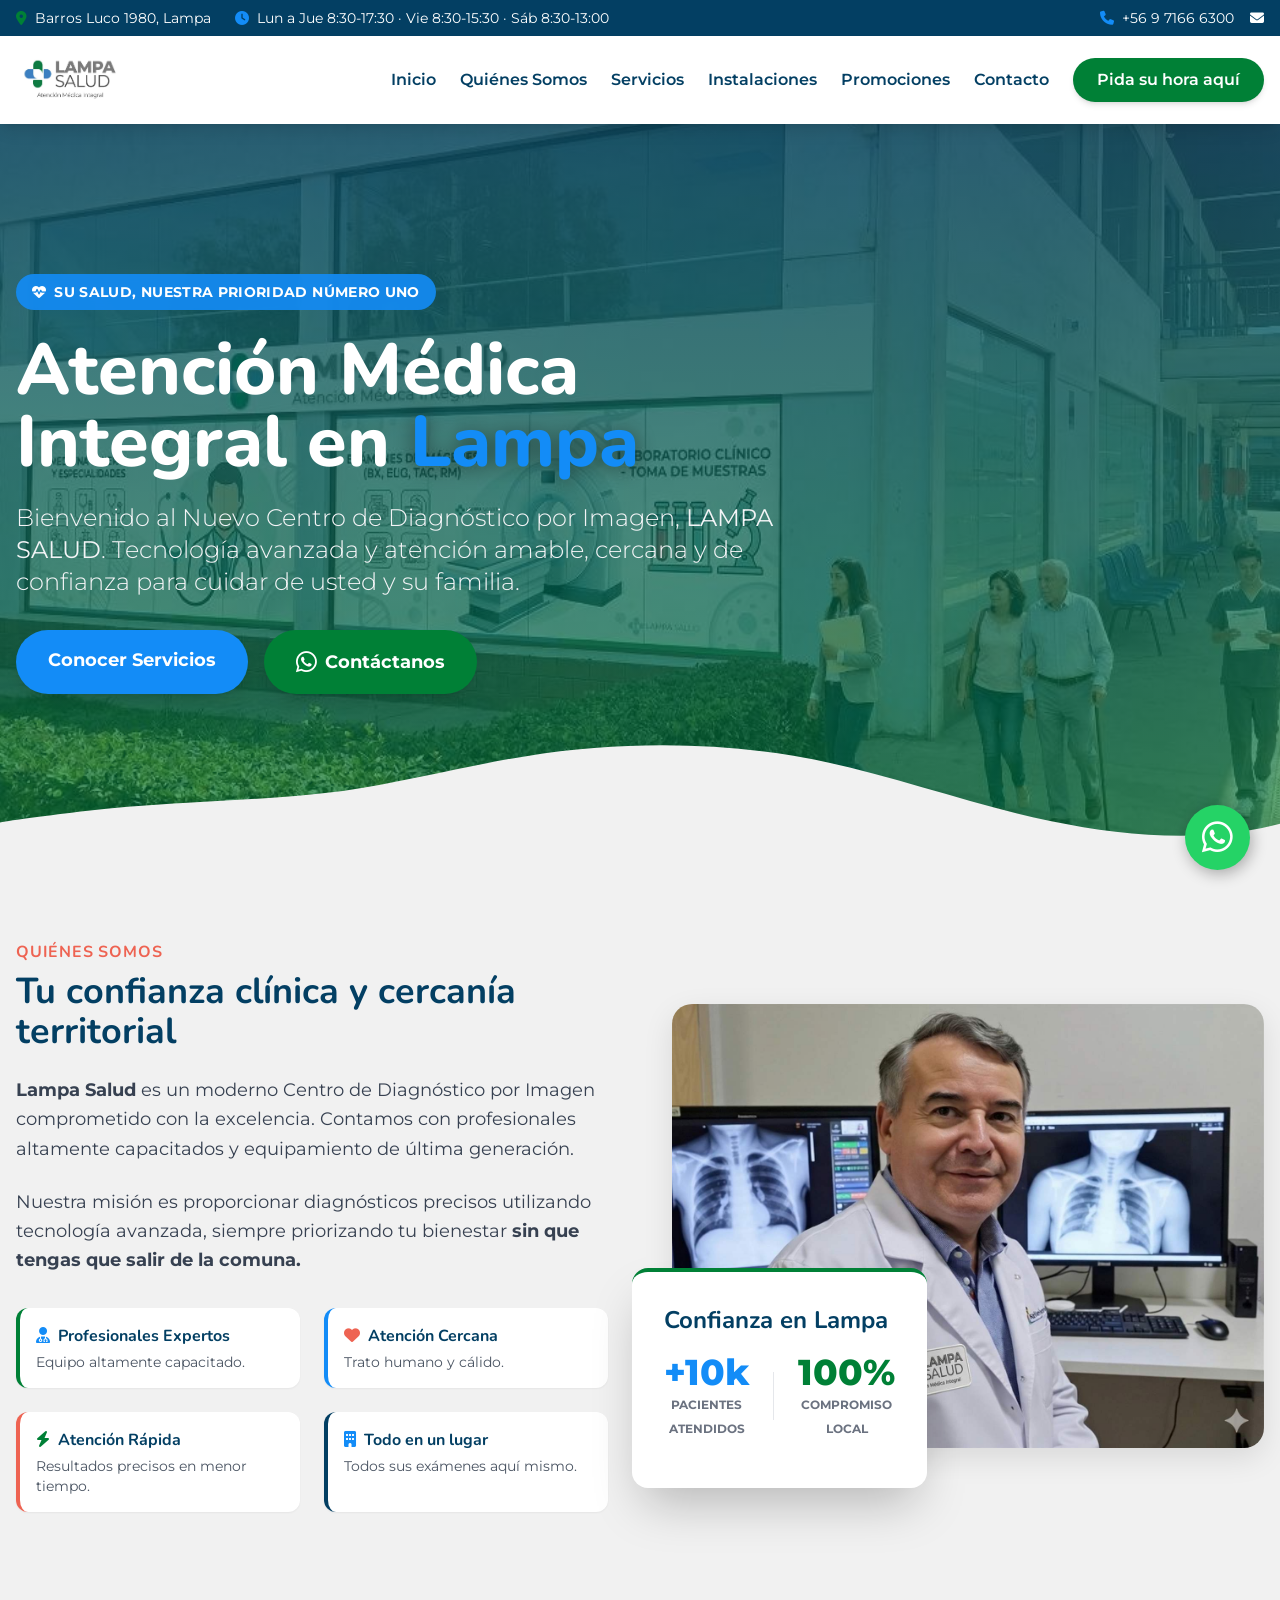
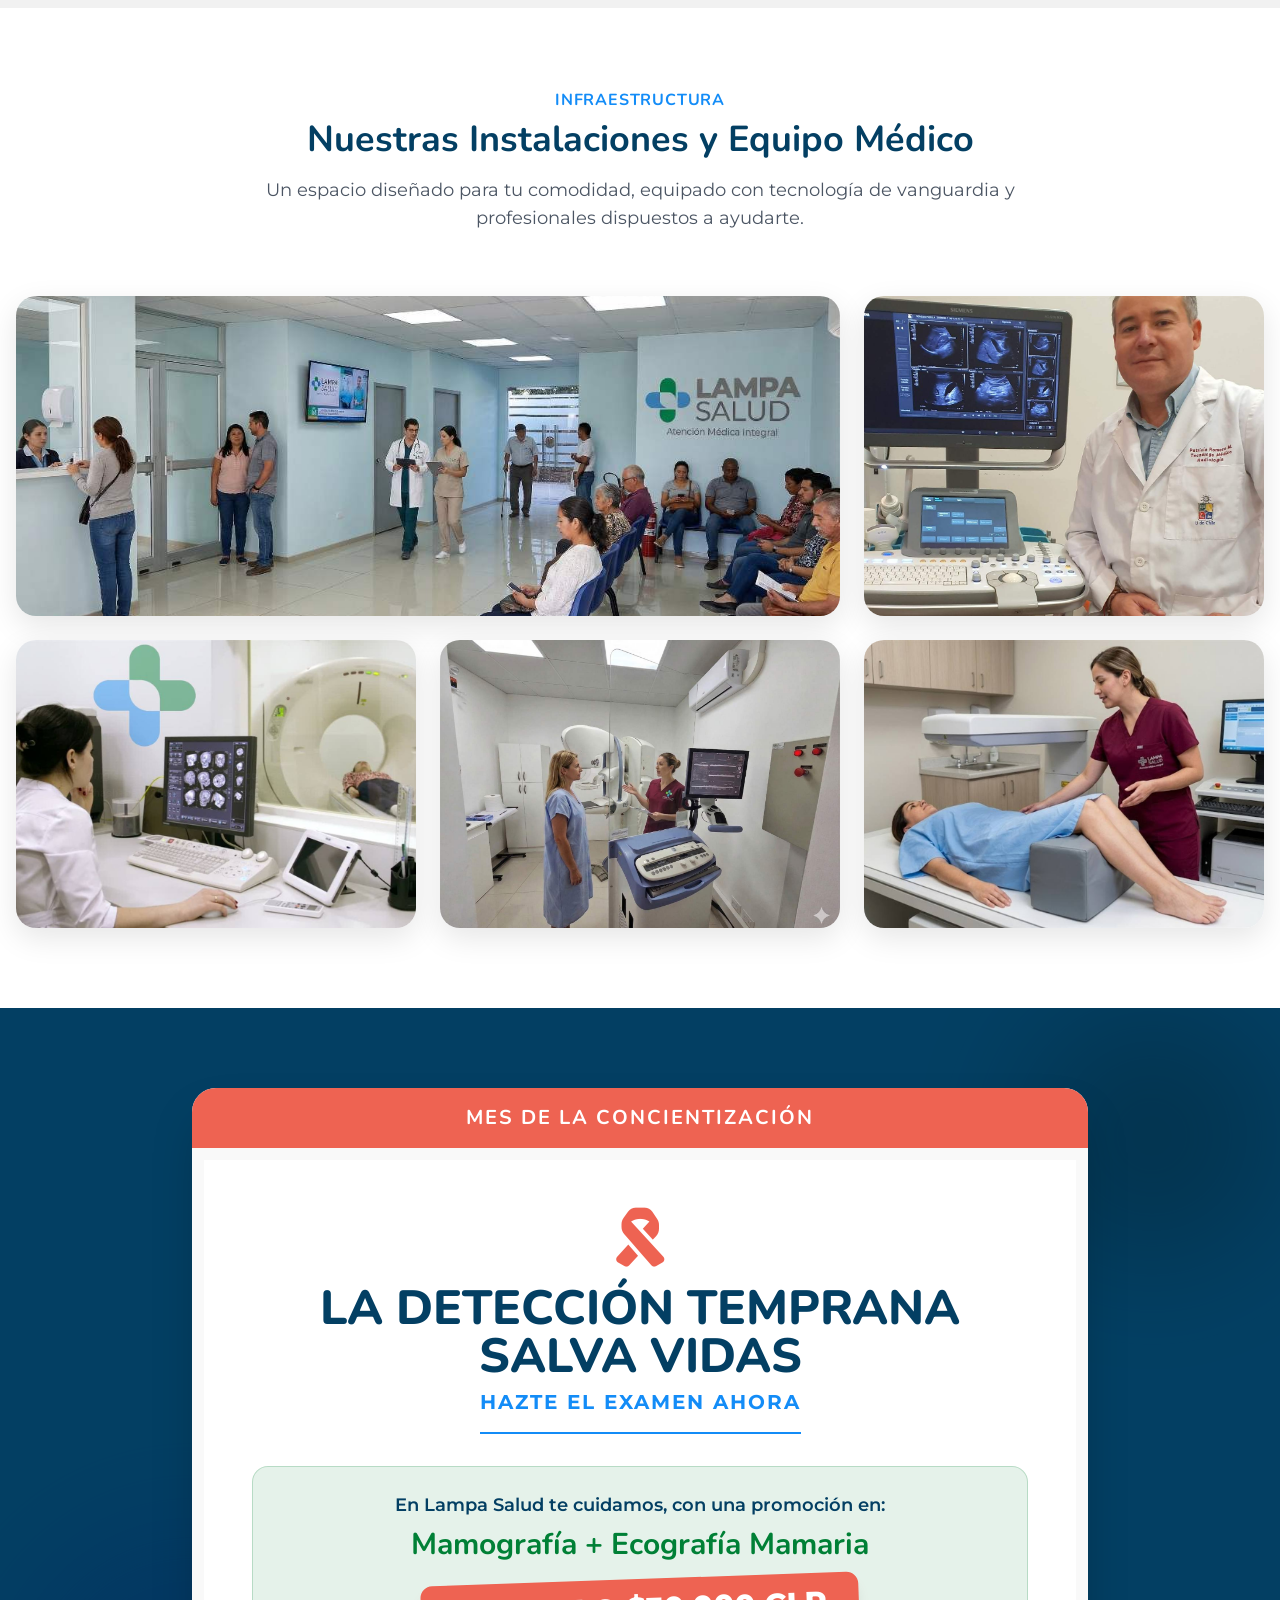
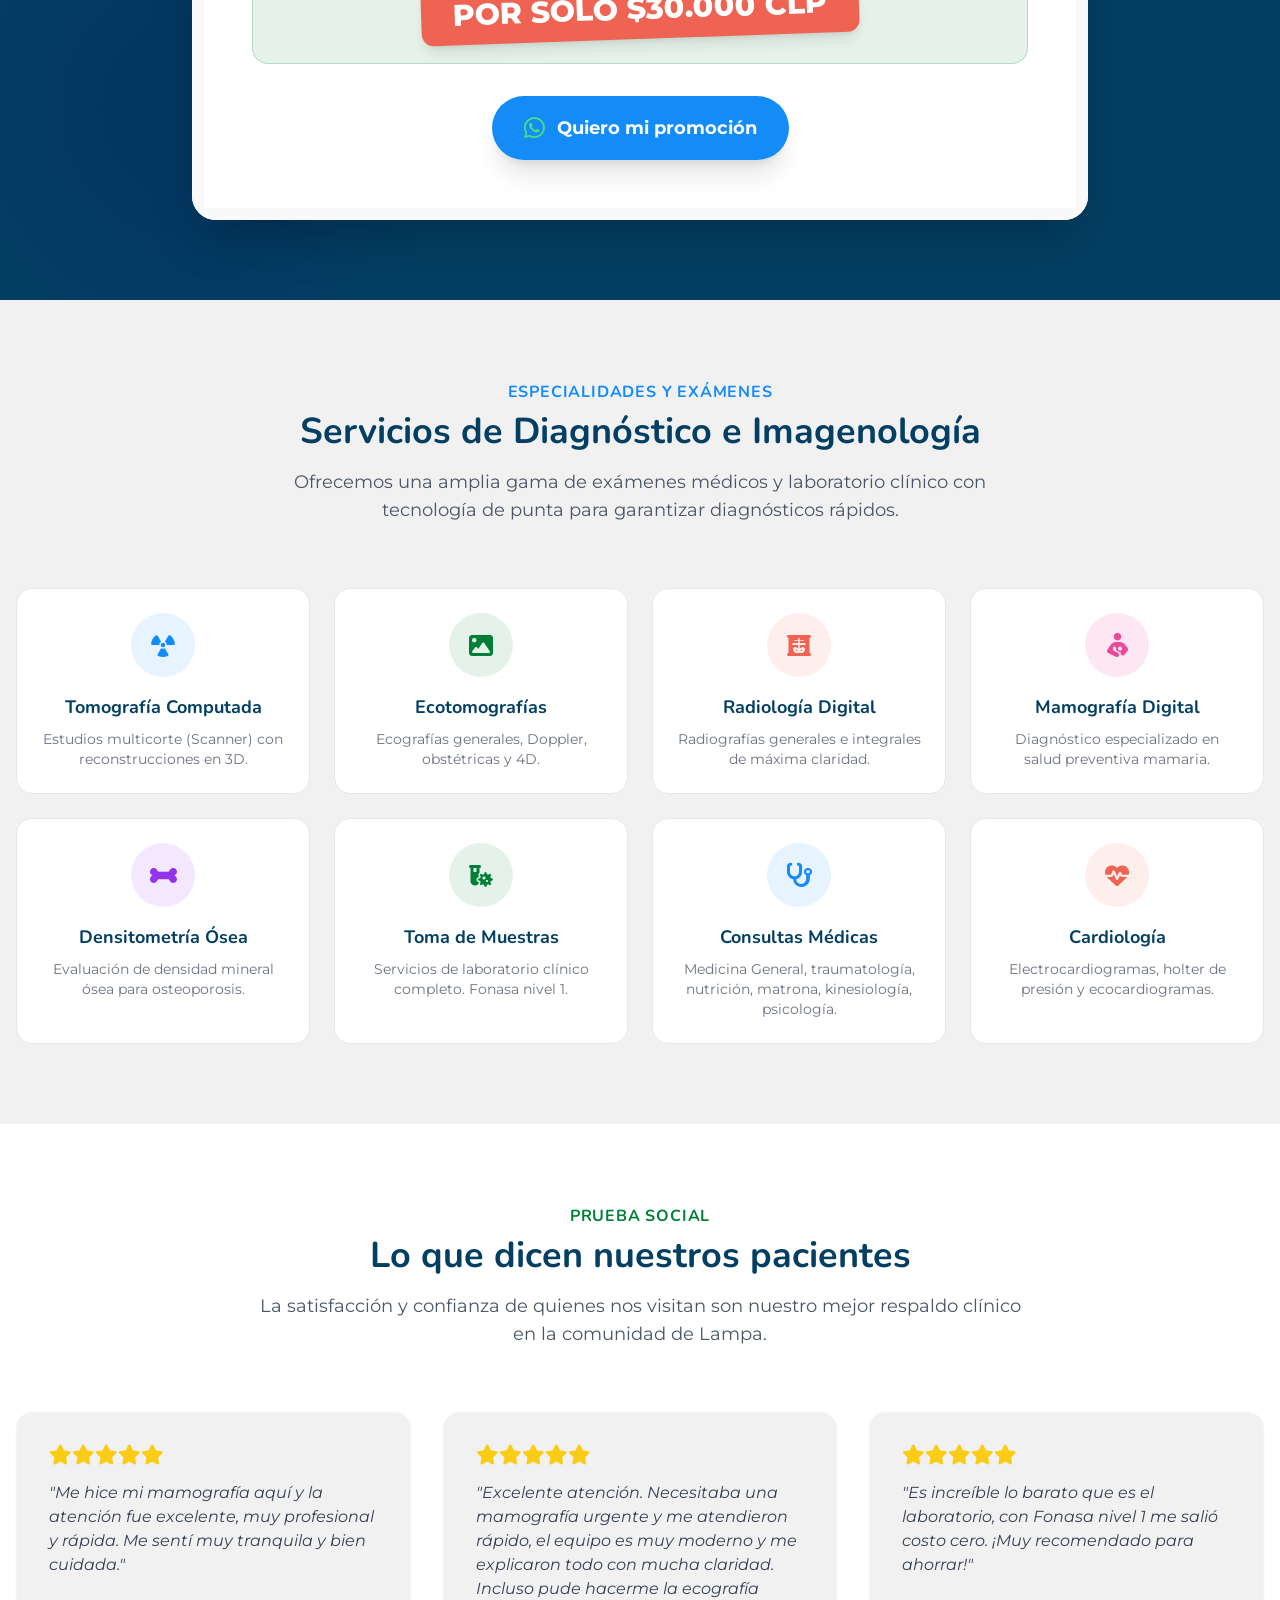
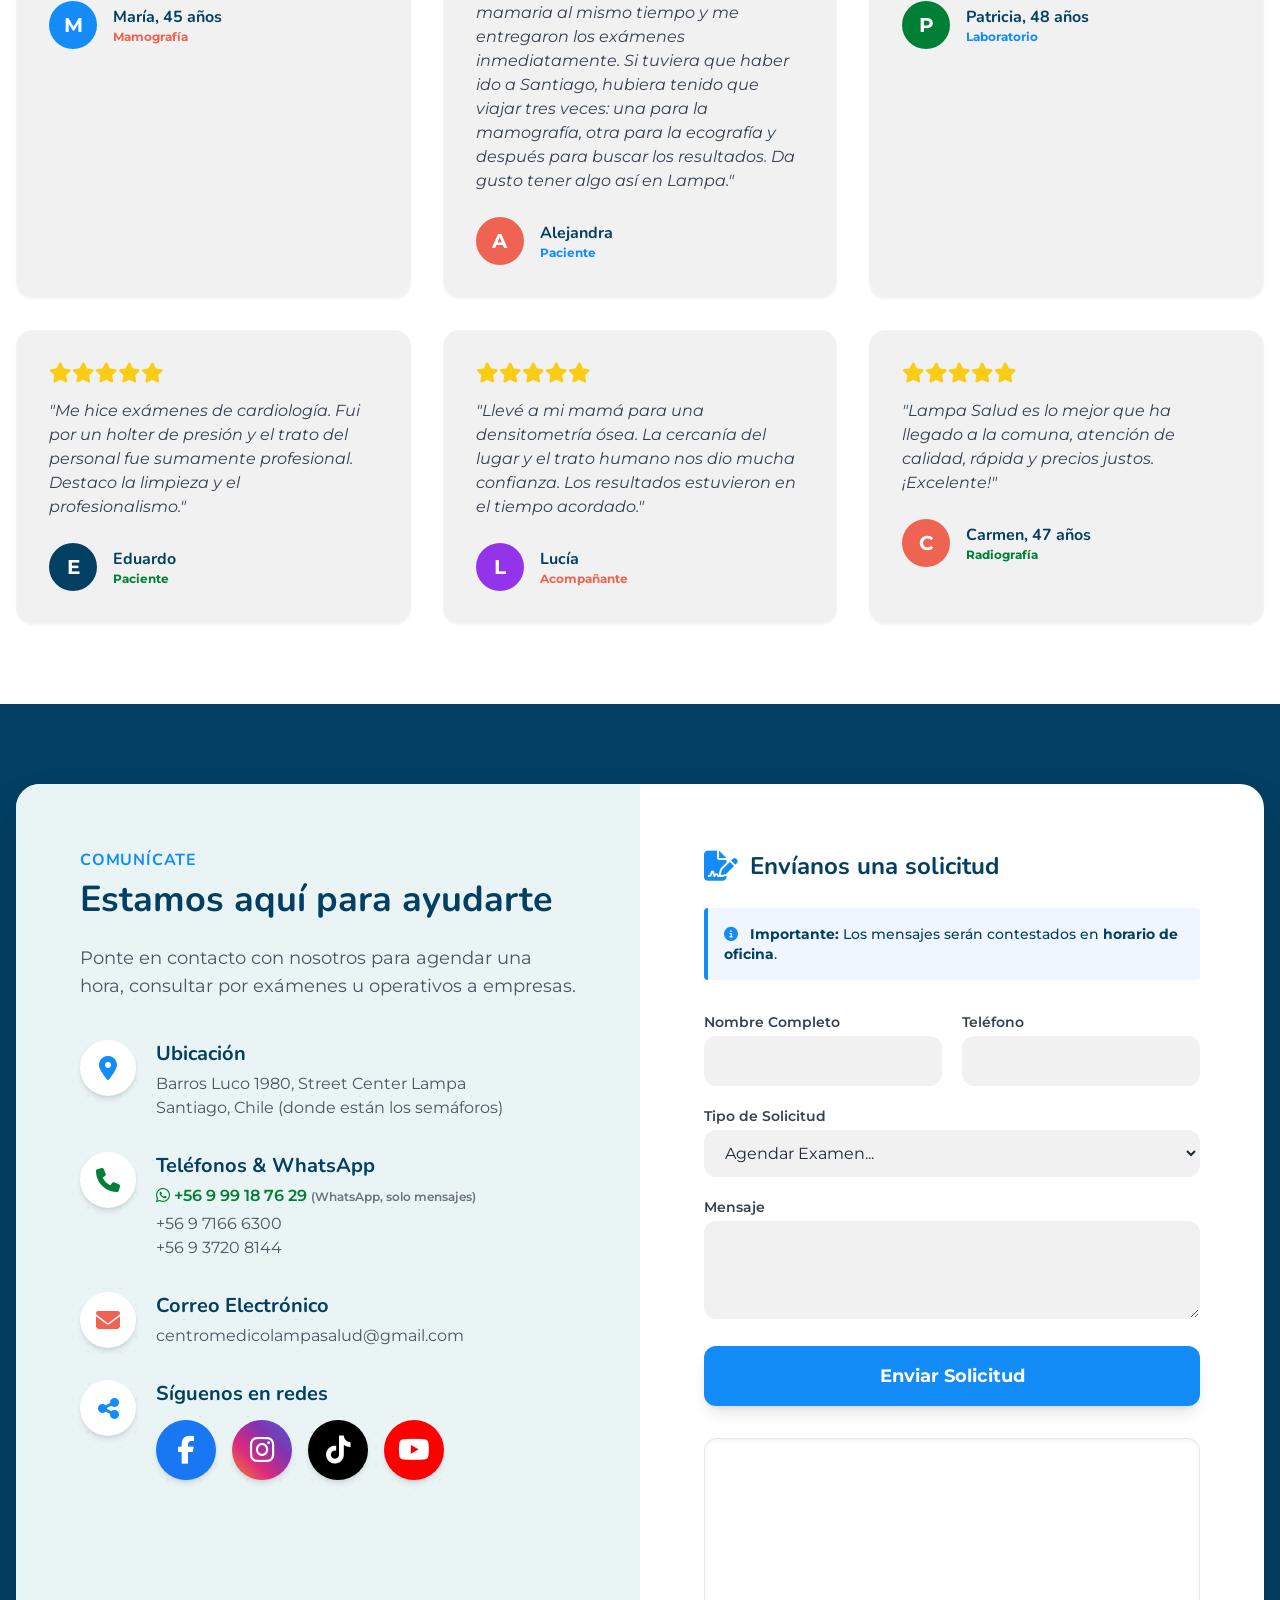
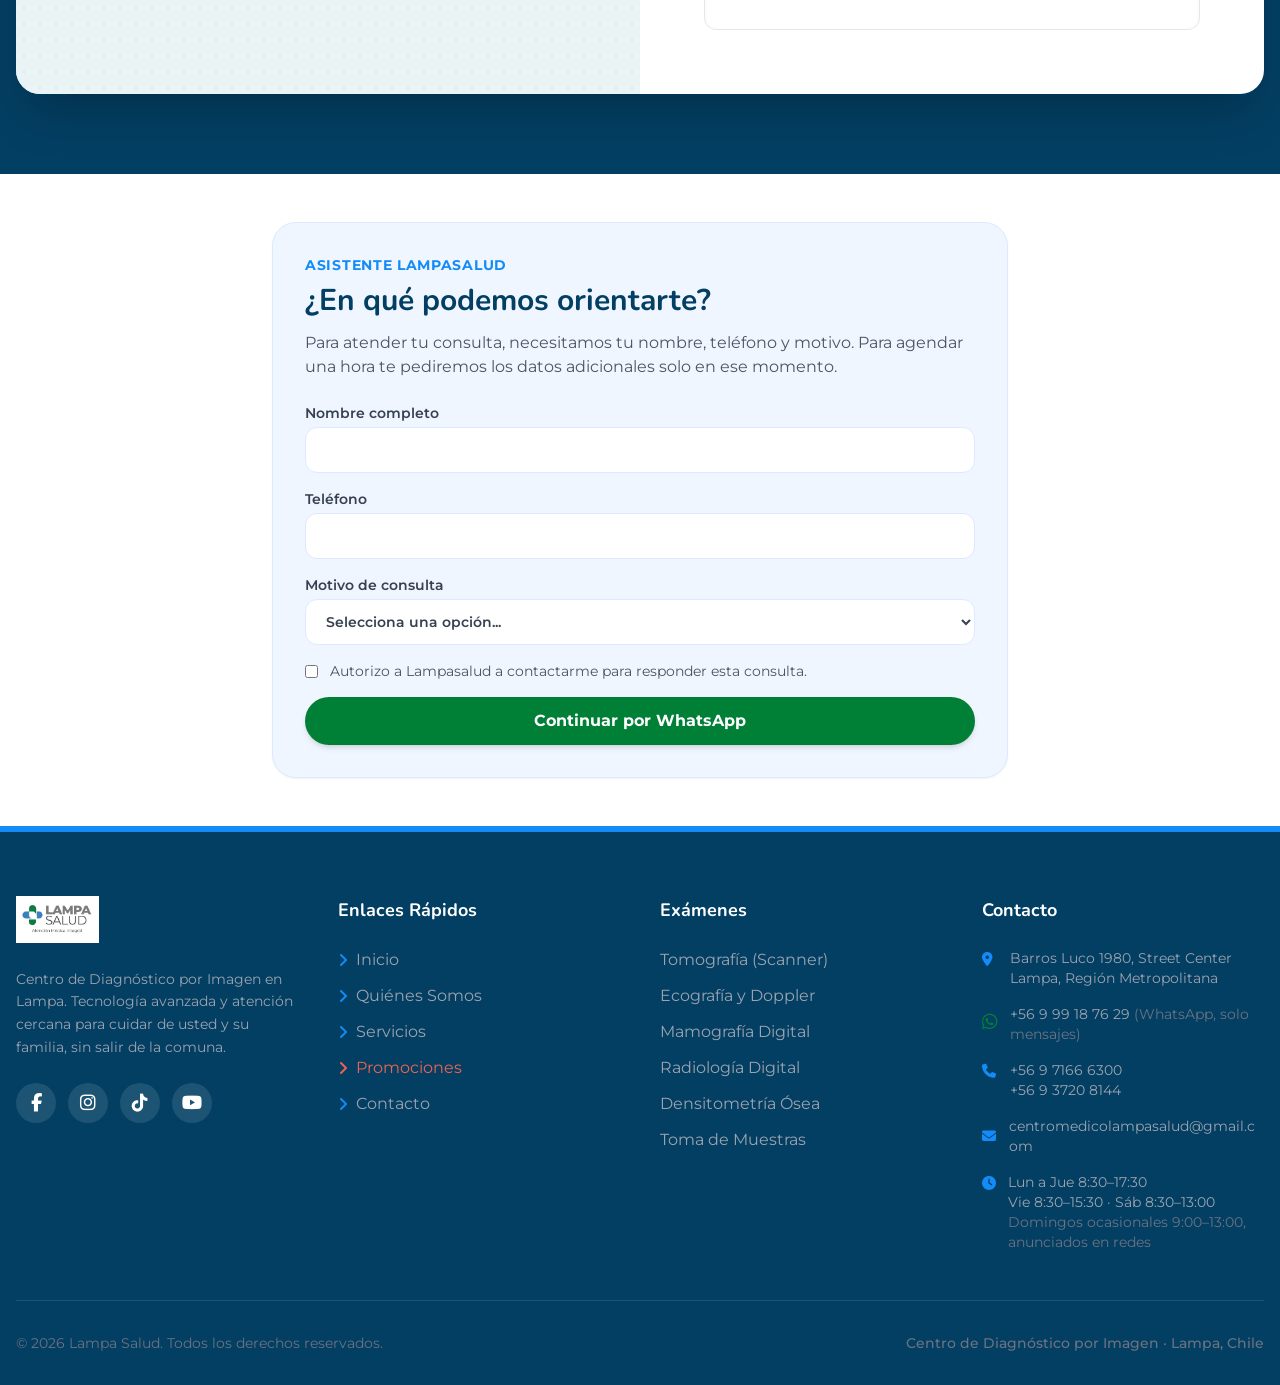
<file: index.html>
<!DOCTYPE html>
<html lang="es" class="scroll-smooth">
<head>
    <!-- Google tag (gtag.js) -->
    <script async src="https://www.googletagmanager.com/gtag/js?id=G-LSG4TNYGV"></script>
    <script>
      window.dataLayer = window.dataLayer || [];
      function gtag(){dataLayer.push(arguments);}
      gtag('js', new Date());
      gtag('config', 'G-LSG4TNYGV');
    </script>
    <meta charset="UTF-8">
    <meta name="viewport" content="width=device-width, initial-scale=1.0">
    <title>Lampa Salud | Centro de Diagnóstico por Imagen en Lampa</title>
    <meta name="description" content="Centro de Diagnóstico por Imagen en Lampa: tomografía, ecografía, mamografía, radiología, densitometría y laboratorio. Fonasa Nivel 1. Agende su hora.">
    <link rel="canonical" href="https://lampasalud.cl/">
    <meta name="robots" content="index, follow">
    <link rel="icon" href="/favicon.ico" sizes="48x48">
    <link rel="icon" type="image/png" sizes="32x32" href="/favicon-32x32.png">
    <link rel="icon" type="image/png" sizes="16x16" href="/favicon-16x16.png">
    <link rel="apple-touch-icon" sizes="180x180" href="/apple-touch-icon.png">
    <link rel="manifest" href="/site.webmanifest">
    <meta name="theme-color" content="#033F63">

    <!-- Open Graph / WhatsApp / Redes -->
    <meta property="og:type" content="website">
    <meta property="og:url" content="https://lampasalud.cl/">
    <meta property="og:site_name" content="Lampa Salud">
    <meta property="og:title" content="Lampa Salud | Centro de Diagnóstico por Imagen en Lampa">
    <meta property="og:description" content="Centro de Diagnóstico por Imagen en Lampa: tomografía, ecografía, mamografía, radiología, densitometría y laboratorio. Fonasa Nivel 1. Agende su hora.">
    <meta property="og:image" content="https://lampasalud.cl/assets/img/hero-inicio.jpg">
    <meta property="og:locale" content="es_CL">
    <meta name="twitter:card" content="summary_large_image">
    <meta name="twitter:title" content="Lampa Salud | Centro de Diagnóstico por Imagen en Lampa">
    <meta name="twitter:description" content="Centro de Diagnóstico por Imagen en Lampa: tomografía, ecografía, mamografía, radiología, densitometría y laboratorio. Fonasa Nivel 1. Agende su hora.">
    <meta name="twitter:image" content="https://lampasalud.cl/assets/img/hero-inicio.jpg">

    <link rel="preconnect" href="https://fonts.googleapis.com">
    <link rel="preconnect" href="https://fonts.gstatic.com" crossorigin>
    <link rel="preconnect" href="https://cdnjs.cloudflare.com">
    <!-- Imagen principal (LCP): precargada para mejorar Core Web Vitals -->
    <link rel="preload" as="image" href="/assets/img/hero-inicio.jpg" fetchpriority="high">
    <link href="https://fonts.googleapis.com/css2?family=Montserrat:wght@300;400;500;600;700&family=Nunito:wght@400;600;700;800;900&display=swap" rel="stylesheet">
    <!-- Font Awesome cargado sin bloquear el render -->
    <link rel="preload" as="style" href="https://cdnjs.cloudflare.com/ajax/libs/font-awesome/6.4.0/css/all.min.css" onload="this.onload=null;this.rel='stylesheet'">
    <noscript><link rel="stylesheet" href="https://cdnjs.cloudflare.com/ajax/libs/font-awesome/6.4.0/css/all.min.css"></noscript>
    <link href="https://unpkg.com/aos@2.3.1/dist/aos.css" rel="stylesheet">
    <link rel="stylesheet" href="/css/styles.css">

    <script type="application/ld+json">
{
  "@context": "https://schema.org",
  "@graph": [
    {
      "@type": [
        "MedicalClinic",
        "DiagnosticLab",
        "LocalBusiness"
      ],
      "@id": "https://lampasalud.cl/#clinica",
      "name": "Lampa Salud",
      "alternateName": "Lampa Salud — Centro de Diagnóstico por Imagen",
      "url": "https://lampasalud.cl/",
      "logo": "https://lampasalud.cl/assets/img/lampa-salud.jpg",
      "image": [
        "https://lampasalud.cl/assets/img/hero-inicio.jpg",
        "https://lampasalud.cl/assets/img/tomografia-computada-y-sala-de-control.jpg",
        "https://lampasalud.cl/assets/img/recepcion-y-sala-de-espera-de-lampa-salud.jpg",
        "https://lampasalud.cl/assets/img/profesional-junto-a-equipo-de-ecografia.jpg"
      ],
      "telephone": "+56971666300",
      "contactPoint": [
        {
          "@type": "ContactPoint",
          "telephone": "+56971666300",
          "contactType": "reservations",
          "availableLanguage": [
            "es"
          ]
        },
        {
          "@type": "ContactPoint",
          "telephone": "+56937208144",
          "contactType": "reservations",
          "availableLanguage": [
            "es"
          ]
        },
        {
          "@type": "ContactPoint",
          "telephone": "+56999187629",
          "contactType": "customer service",
          "availableLanguage": [
            "es"
          ]
        }
      ],
      "email": "centromedicolampasalud@gmail.com",
      "address": {
        "@type": "PostalAddress",
        "streetAddress": "Barros Luco 1980, Street Center",
        "addressLocality": "Lampa",
        "addressRegion": "Región Metropolitana",
        "addressCountry": "CL"
      },
      "geo": {
        "@type": "GeoCoordinates",
        "latitude": -33.2841443,
        "longitude": -70.8753232
      },
      "hasMap": "https://maps.google.com/?cid=-5992990107637665610",
      "sameAs": [
        "https://maps.google.com/?cid=-5992990107637665610",
        "https://www.facebook.com/lampasalud.cl",
        "https://www.instagram.com/lampasalud/",
        "https://www.tiktok.com/@lampasalud.cl",
        "https://www.youtube.com/@LampaSalud"
      ],
      "areaServed": [
        {
          "@type": "City",
          "name": "Lampa"
        },
        {
          "@type": "AdministrativeArea",
          "name": "Región Metropolitana"
        }
      ],
      "openingHoursSpecification": [
        {
          "@type": "OpeningHoursSpecification",
          "dayOfWeek": [
            "Monday",
            "Tuesday",
            "Wednesday",
            "Thursday"
          ],
          "opens": "08:30",
          "closes": "17:30"
        },
        {
          "@type": "OpeningHoursSpecification",
          "dayOfWeek": "Friday",
          "opens": "08:30",
          "closes": "15:30"
        },
        {
          "@type": "OpeningHoursSpecification",
          "dayOfWeek": "Saturday",
          "opens": "08:30",
          "closes": "13:00"
        },
        {
          "@type": "OpeningHoursSpecification",
          "dayOfWeek": "Sunday",
          "opens": "00:00",
          "closes": "00:00"
        }
      ],
      "medicalSpecialty": [
        "Radiology",
        "PrimaryCare",
        "Cardiovascular",
        "Physiotherapy",
        "Psychiatric"
      ],
      "availableService": [
        {
          "@type": "MedicalProcedure",
          "name": "Tomografía (Scanner)",
          "url": "https://lampasalud.cl/tomografia-computada-lampa/"
        },
        {
          "@type": "MedicalProcedure",
          "name": "Ecografía y Doppler",
          "url": "https://lampasalud.cl/ecografia-lampa/"
        },
        {
          "@type": "MedicalProcedure",
          "name": "Mamografía Digital",
          "url": "https://lampasalud.cl/mamografia-lampa/"
        },
        {
          "@type": "MedicalProcedure",
          "name": "Radiología Digital",
          "url": "https://lampasalud.cl/radiologia-digital-lampa/"
        },
        {
          "@type": "MedicalProcedure",
          "name": "Densitometría Ósea",
          "url": "https://lampasalud.cl/densitometria-osea-lampa/"
        },
        {
          "@type": "MedicalProcedure",
          "name": "Toma de Muestras",
          "url": "https://lampasalud.cl/toma-de-muestras-lampa/"
        },
        {
          "@type": "MedicalProcedure",
          "name": "Consultas Médicas",
          "url": "https://lampasalud.cl/consultas-medicas-lampa/"
        },
        {
          "@type": "MedicalProcedure",
          "name": "Cardiología",
          "url": "https://lampasalud.cl/cardiologia-lampa/"
        }
      ],
      "hasOfferCatalog": {
        "@type": "OfferCatalog",
        "name": "Exámenes y servicios de diagnóstico",
        "itemListElement": [
          {
            "@type": "Offer",
            "itemOffered": {
              "@type": "MedicalProcedure",
              "name": "Tomografía (Scanner)",
              "url": "https://lampasalud.cl/tomografia-computada-lampa/"
            }
          },
          {
            "@type": "Offer",
            "itemOffered": {
              "@type": "MedicalProcedure",
              "name": "Ecografía y Doppler",
              "url": "https://lampasalud.cl/ecografia-lampa/"
            }
          },
          {
            "@type": "Offer",
            "itemOffered": {
              "@type": "MedicalProcedure",
              "name": "Mamografía Digital",
              "url": "https://lampasalud.cl/mamografia-lampa/"
            }
          },
          {
            "@type": "Offer",
            "itemOffered": {
              "@type": "MedicalProcedure",
              "name": "Radiología Digital",
              "url": "https://lampasalud.cl/radiologia-digital-lampa/"
            }
          },
          {
            "@type": "Offer",
            "itemOffered": {
              "@type": "MedicalProcedure",
              "name": "Densitometría Ósea",
              "url": "https://lampasalud.cl/densitometria-osea-lampa/"
            }
          },
          {
            "@type": "Offer",
            "itemOffered": {
              "@type": "MedicalProcedure",
              "name": "Toma de Muestras",
              "url": "https://lampasalud.cl/toma-de-muestras-lampa/"
            }
          },
          {
            "@type": "Offer",
            "itemOffered": {
              "@type": "MedicalProcedure",
              "name": "Consultas Médicas",
              "url": "https://lampasalud.cl/consultas-medicas-lampa/"
            }
          },
          {
            "@type": "Offer",
            "itemOffered": {
              "@type": "MedicalProcedure",
              "name": "Cardiología",
              "url": "https://lampasalud.cl/cardiologia-lampa/"
            }
          }
        ]
      }
    },
    {
      "@type": "Offer",
      "name": "Mamografía + Ecografía Mamaria",
      "description": "Promoción del Mes de la Concientización: Mamografía + Ecografía Mamaria por $30.000 CLP.",
      "price": "30000",
      "priceCurrency": "CLP",
      "availability": "https://schema.org/InStock",
      "url": "https://lampasalud.cl/mamografia-lampa/",
      "seller": {
        "@id": "https://lampasalud.cl/#clinica"
      }
    },
    {
      "@type": "WebSite",
      "@id": "https://lampasalud.cl/#web",
      "url": "https://lampasalud.cl/",
      "name": "Lampa Salud",
      "inLanguage": "es-CL",
      "publisher": {
        "@id": "https://lampasalud.cl/#clinica"
      }
    }
  ]
}
    </script>
    <!-- Metricool — seguimiento de la web (be.js) -->
    <script>function loadScript(a){var b=document.getElementsByTagName("head")[0],c=document.createElement("script");c.type="text/javascript",c.src="https://tracker.metricool.com/resources/be.js",c.onreadystatechange=a,c.onload=a,b.appendChild(c)}loadScript(function(){beTracker.t({hash:"b184ae01373670a38f610c7845b9f9ee"})});</script>
</head>
<body class="text-gray-800 antialiased overflow-x-hidden">

    <!-- Topbar -->
    <div class="bg-lsDark text-white py-2 text-sm hidden md:block">
        <div class="container mx-auto px-4 flex justify-between items-center">
            <div class="flex items-center space-x-6">
                <span><i class="fa-solid fa-location-dot text-lsGreen mr-2"></i>Barros Luco 1980, Lampa</span>
                <span><i class="fa-solid fa-clock text-lsBlue mr-2"></i>Lun a Jue 8:30-17:30 · Vie 8:30-15:30 · Sáb 8:30-13:00</span>
            </div>
            <div class="flex items-center space-x-4">
                <a href="tel:+56971666300" class="hover:text-lsBlue transition"><i class="fa-solid fa-phone text-lsBlue mr-2"></i>+56 9 7166 6300</a>
                <a href="tel:+56937208144" class="hover:text-lsBlue transition hidden xl:inline"><i class="fa-solid fa-phone text-lsBlue mr-2"></i>+56 9 3720 8144</a>
                <a href="mailto:centromedicolampasalud@gmail.com" aria-label="Correo" class="hover:text-lsBlue transition"><i class="fa-solid fa-envelope"></i></a>
            </div>
        </div>
    </div>

    <!-- Navegación -->
    <nav class="bg-white shadow-lg sticky top-0 z-50">
        <div class="container mx-auto px-4 py-3 flex justify-between items-center">
            <a href="/" class="flex items-center" aria-label="Lampa Salud - Inicio">
                <img src="/assets/img/lampa-salud.jpg" alt="Lampa Salud — Centro de Diagnóstico por Imagen en Lampa" class="h-14 lg:h-16 w-auto object-contain" width="1036" height="602">
            </a>
            <div class="hidden lg:flex items-center space-x-6 font-semibold">
                <a href="/" class="text-lsDark hover:text-lsBlue transition">Inicio</a>
                <a href="/#nosotros" class="text-lsDark hover:text-lsBlue transition">Quiénes Somos</a>
                <a href="/servicios/" class="text-lsDark hover:text-lsBlue transition">Servicios</a>
                <a href="/#galeria" class="text-lsDark hover:text-lsBlue transition">Instalaciones</a>
                <a href="/#promociones" class="text-lsDark hover:text-lsBlue transition">Promociones</a>
                <a href="/#contacto" class="text-lsDark hover:text-lsBlue transition">Contacto</a>
                <a href="https://wa.me/56999187629?text=Hola%2C%20quisiera%20agendar%20una%20hora%20en%20Lampa%20Salud." target="_blank" rel="noopener" class="bg-lsGreen hover:bg-[#006028] text-white px-6 py-2.5 rounded-full transition shadow-md">Pida su hora aquí</a>
            </div>
            <button id="mobile-menu-btn" class="lg:hidden text-lsDark text-2xl focus:outline-none" aria-label="Abrir menú"><i class="fa-solid fa-bars"></i></button>
        </div>
        <div id="mobile-menu" class="hidden lg:hidden bg-white border-t border-gray-100 absolute w-full shadow-xl">
            <div class="flex flex-col px-6 py-4 space-y-4 font-semibold">
                <a href="/" class="text-lsDark hover:text-lsBlue">Inicio</a>
                <a href="/#nosotros" class="text-lsDark hover:text-lsBlue">Quiénes Somos</a>
                <a href="/servicios/" class="text-lsDark hover:text-lsBlue">Servicios</a>
                <a href="/#galeria" class="text-lsDark hover:text-lsBlue">Instalaciones</a>
                <a href="/#promociones" class="text-lsDark hover:text-lsBlue">Promociones</a>
                <a href="/#contacto" class="text-lsDark hover:text-lsBlue">Contacto</a>
                <a href="https://wa.me/56999187629?text=Hola%2C%20quisiera%20agendar%20una%20hora%20en%20Lampa%20Salud." target="_blank" rel="noopener" class="text-lsGreen font-bold">Pida su hora aquí</a>
            </div>
        </div>
    </nav>
<!-- Hero -->
    <section id="inicio" class="hero-bg min-h-[80vh] flex items-center relative overflow-hidden">
        <div class="container mx-auto px-4 relative z-10 py-20">
            <div class="max-w-3xl text-white" data-aos="fade-up" data-aos-duration="1000">
                <div class="inline-flex items-center bg-lsBlue/90 backdrop-blur-sm text-white px-4 py-2 rounded-full font-bold text-sm mb-6 uppercase tracking-wide">
                    <i class="fa-solid fa-heart-pulse mr-2"></i> Su salud, nuestra prioridad número uno
                </div>
                <h1 class="text-5xl md:text-7xl font-heading font-extrabold mb-6 leading-tight">
                    Atención Médica <br>Integral en <span class="text-lsBlue drop-shadow-[0_2px_10px_rgba(0,0,0,0.45)]">Lampa</span>
                </h1>
                <p class="text-xl md:text-2xl mb-8 font-light text-gray-100 leading-relaxed">
                    Bienvenido al Nuevo Centro de Diagnóstico por Imagen, <strong>LAMPA SALUD</strong>. Tecnología avanzada y atención amable, cercana y de confianza para cuidar de usted y su familia.
                </p>
                <div class="flex flex-col sm:flex-row gap-4">
                    <a href="#servicios" class="bg-lsBlue hover:bg-blue-600 text-white px-8 py-4 rounded-full font-bold transition text-center shadow-lg text-lg">Conocer Servicios</a>
                    <a href="https://wa.me/56999187629?text=Hola,%20quiero%20hacer%20una%20consulta." target="_blank" class="bg-lsGreen hover:bg-[#006028] text-white px-8 py-4 rounded-full font-bold transition text-center shadow-lg text-lg flex items-center justify-center">
                        <i class="fa-brands fa-whatsapp mr-2 text-2xl"></i> Contáctanos
                    </a>
                </div>
            </div>
        </div>
        <div class="absolute bottom-0 left-0 w-full overflow-hidden leading-none">
            <svg class="relative block w-full h-[50px] md:h-[100px]" xmlns="http://www.w3.org/2000/svg" viewBox="0 0 1200 120" preserveAspectRatio="none">
                <path d="M321.39,56.44c58-10.79,114.16-30.13,172-41.86,82.39-16.72,168.19-17.73,250.45-.39C823.78,31,906.67,72,985.66,92.83c70.05,18.48,146.53,26.09,214.34,3V120H0V95.8C-17.14,96.15,31.5,88,80.1,80.5,159.2,68.42,240.25,69.54,321.39,56.44Z" fill="#f1f1f1"/>
            </svg>
        </div>
    </section>

    <!-- Quiénes Somos -->
    <section id="nosotros" class="py-16 md:py-24 bg-lsLight relative">
        <div class="container mx-auto px-4">
            <div class="grid grid-cols-1 lg:grid-cols-2 gap-16 items-center">
                <div data-aos="fade-right">
                    <h4 class="text-lsCoral font-bold uppercase tracking-wider mb-2">Quiénes Somos</h4>
                    <h2 class="text-4xl font-heading font-bold text-lsDark mb-6">Tu confianza clínica y cercanía territorial</h2>
                    <p class="text-gray-700 mb-6 text-lg leading-relaxed"><strong>Lampa Salud</strong> es un moderno Centro de Diagnóstico por Imagen comprometido con la excelencia. Contamos con profesionales altamente capacitados y equipamiento de última generación.</p>
                    <p class="text-gray-700 mb-8 text-lg leading-relaxed">Nuestra misión es proporcionar diagnósticos precisos utilizando tecnología avanzada, siempre priorizando tu bienestar <strong>sin que tengas que salir de la comuna.</strong></p>
                    <div class="grid grid-cols-1 sm:grid-cols-2 gap-6">
                        <div class="bg-white p-4 rounded-xl shadow-sm border-l-4 border-lsGreen">
                            <h4 class="font-bold text-lsDark font-heading"><i class="fa-solid fa-user-doctor text-lsBlue mr-2"></i>Profesionales Expertos</h4>
                            <p class="text-sm text-gray-600 mt-1">Equipo altamente capacitado.</p>
                        </div>
                        <div class="bg-white p-4 rounded-xl shadow-sm border-l-4 border-lsBlue">
                            <h4 class="font-bold text-lsDark font-heading"><i class="fa-solid fa-heart text-lsCoral mr-2"></i>Atención Cercana</h4>
                            <p class="text-sm text-gray-600 mt-1">Trato humano y cálido.</p>
                        </div>
                        <div class="bg-white p-4 rounded-xl shadow-sm border-l-4 border-lsCoral">
                            <h4 class="font-bold text-lsDark font-heading"><i class="fa-solid fa-bolt text-lsGreen mr-2"></i>Atención Rápida</h4>
                            <p class="text-sm text-gray-600 mt-1">Resultados precisos en menor tiempo.</p>
                        </div>
                        <div class="bg-white p-4 rounded-xl shadow-sm border-l-4 border-lsDark">
                            <h4 class="font-bold text-lsDark font-heading"><i class="fa-solid fa-building text-lsBlue mr-2"></i>Todo en un lugar</h4>
                            <p class="text-sm text-gray-600 mt-1">Todos sus exámenes aquí mismo.</p>
                        </div>
                    </div>
                </div>
                <div class="relative" data-aos="fade-left">
                    <div class="image-frame">
                        <!-- equipo-medico.jpg = Recepción Lampa Salud -->
                        <img src="/assets/img/equipo-medico-lampa-salud.jpg" alt="Equipo Médico Lampa Salud" class="w-full h-auto object-cover">
                    </div>
                    <div class="absolute -bottom-10 -left-6 md:-left-10 bg-white p-6 md:p-8 rounded-2xl shadow-2xl border-t-4 border-lsGreen">
                        <h3 class="text-2xl font-heading font-bold text-lsDark mb-4">Confianza en Lampa</h3>
                        <div class="flex items-center space-x-6 mb-4">
                            <div class="text-center">
                                <span class="block text-3xl md:text-4xl font-extrabold text-lsBlue">+10k</span>
                                <span class="text-xs text-gray-500 font-bold uppercase">Pacientes<br>Atendidos</span>
                            </div>
                            <div class="w-px h-12 bg-gray-200"></div>
                            <div class="text-center">
                                <span class="block text-3xl md:text-4xl font-extrabold text-lsGreen">100%</span>
                                <span class="text-xs text-gray-500 font-bold uppercase">Compromiso<br>Local</span>
                            </div>
                        </div>
                    </div>
                </div>
            </div>
        </div>
    </section>

    <!-- Galería -->
    <section id="galeria" class="py-20 bg-white">
        <div class="container mx-auto px-4">
            <div class="text-center max-w-3xl mx-auto mb-16" data-aos="fade-up">
                <h4 class="text-lsBlue font-bold uppercase tracking-wider mb-2">Infraestructura</h4>
                <h2 class="text-4xl font-heading font-bold text-lsDark mb-4">Nuestras Instalaciones y Equipo Médico</h2>
                <p class="text-gray-600 text-lg">Un espacio diseñado para tu comodidad, equipado con tecnología de vanguardia y profesionales dispuestos a ayudarte.</p>
            </div>
            <div class="grid grid-cols-1 md:grid-cols-6 gap-6">
                <div class="image-frame md:col-span-4 h-64 md:h-80 relative group" data-aos="zoom-in" data-aos-delay="100">
                    <img src="/assets/img/recepcion-y-sala-de-espera-de-lampa-salud.jpg" alt="Recepción y sala de espera de Lampa Salud" class="w-full h-full object-cover">
                    <div class="absolute inset-0 bg-gradient-to-t from-black/70 to-transparent flex items-end p-6 opacity-0 group-hover:opacity-100 transition-opacity">
                        <h3 class="text-white font-heading font-bold text-xl">Recepción y sala de espera</h3>
                    </div>
                </div>
                <div class="image-frame md:col-span-2 h-64 md:h-80 relative group" data-aos="zoom-in" data-aos-delay="180">
                    <img src="/assets/img/profesional-junto-a-equipo-de-ecografia.jpg" alt="Profesional junto a equipo de ecografía" class="w-full h-full object-cover">
                    <div class="absolute inset-0 bg-gradient-to-t from-black/70 to-transparent flex items-end p-6 opacity-0 group-hover:opacity-100 transition-opacity">
                        <h3 class="text-white font-heading font-bold text-xl">Profesionales y ecografía</h3>
                    </div>
                </div>
                <div class="image-frame md:col-span-2 h-64 md:h-72 relative group" data-aos="zoom-in" data-aos-delay="260">
                    <img src="/assets/img/tomografia-computada-y-sala-de-control.jpg" alt="Tomografía computada y sala de control" class="w-full h-full object-cover">
                    <div class="absolute inset-0 bg-gradient-to-t from-black/70 to-transparent flex items-end p-6 opacity-0 group-hover:opacity-100 transition-opacity">
                        <h3 class="text-white font-heading font-bold text-xl">Tomografía computada</h3>
                    </div>
                </div>
                <div class="image-frame md:col-span-2 h-64 md:h-72 relative group" data-aos="zoom-in" data-aos-delay="340">
                    <img src="/assets/img/atencion-de-mamografia-en-lampa-salud.jpg" alt="Atención de mamografía en Lampa Salud" class="w-full h-full object-cover">
                    <div class="absolute inset-0 bg-gradient-to-t from-black/70 to-transparent flex items-end p-6 opacity-0 group-hover:opacity-100 transition-opacity">
                        <h3 class="text-white font-heading font-bold text-xl">Mamografía con atención cercana</h3>
                    </div>
                </div>
                <div class="image-frame md:col-span-2 h-64 md:h-72 relative group" data-aos="zoom-in" data-aos-delay="420">
                    <img src="/assets/img/densitometria-osea-con-paciente-y-profesional.jpg" alt="Densitometría ósea con paciente y profesional" class="w-full h-full object-cover">
                    <div class="absolute inset-0 bg-gradient-to-t from-black/70 to-transparent flex items-end p-6 opacity-0 group-hover:opacity-100 transition-opacity">
                        <h3 class="text-white font-heading font-bold text-xl">Densitometría ósea</h3>
                    </div>
                </div>
            </div>
        </div>
    </section>

    <!-- Promociones -->
    <section id="promociones" class="py-20 bg-lsDark relative overflow-hidden">
        <div class="absolute top-0 right-0 w-64 h-64 bg-lsCoral rounded-full mix-blend-multiply filter blur-3xl opacity-30 animate-pulse"></div>
        <div class="absolute bottom-0 left-0 w-96 h-96 bg-lsBlue rounded-full mix-blend-multiply filter blur-3xl opacity-30 animate-pulse"></div>
        <div class="container mx-auto px-4 relative z-10">
            <div class="max-w-4xl mx-auto bg-white rounded-3xl overflow-hidden shadow-2xl" data-aos="flip-up">
                <div class="bg-lsCoral text-white text-center py-4">
                    <h3 class="font-heading font-bold text-xl tracking-widest uppercase">Mes de la Concientización</h3>
                </div>
                <div class="p-8 md:p-12 text-center relative border-[12px] border-[#f9f9f9]">
                    <i class="fa-solid fa-ribbon text-6xl text-lsCoral mb-4"></i>
                    <h2 class="text-3xl md:text-5xl font-heading font-extrabold text-lsDark mb-2 leading-tight">LA DETECCIÓN TEMPRANA <br>SALVA VIDAS</h2>
                    <p class="text-xl font-bold text-lsBlue uppercase tracking-widest mb-8 border-b-2 border-lsBlue pb-4 inline-block">Hazte el examen ahora</p>
                    <div class="bg-lsGreen/10 p-6 rounded-2xl mb-8 border border-lsGreen/20">
                        <p class="text-lg text-lsDark mb-2 font-semibold">En Lampa Salud te cuidamos, con una promoción en:</p>
                        <h3 class="text-2xl md:text-3xl font-heading font-bold text-lsGreen mb-4">Mamografía + Ecografía Mamaria</h3>
                        <div class="inline-block bg-lsCoral text-white px-8 py-3 rounded-xl text-3xl font-extrabold shadow-lg transform -rotate-2">POR SOLO $30.000 CLP</div>
                    </div>
                    <a href="https://wa.me/56999187629?text=Hola%2C%20%C2%A1Quiero%20mi%20promoci%C3%B3n%20preventiva%20de%20la%20Mamograf%C3%ADa%20%2B%20la%20ecograf%C3%ADa%20mamaria%20por%2030%2C000%20pesos.%21%20Ll%C3%A1mame%2C%20por%20favor%2C%20para%20darme%20una%20hora." target="_blank" class="inline-flex items-center justify-center bg-lsBlue hover:bg-lsDark text-white px-8 py-4 rounded-full font-bold text-lg transition shadow-xl w-full md:w-auto">
                        <i class="fa-brands fa-whatsapp text-2xl mr-3 text-green-400"></i> Quiero mi promoción
                    </a>
                </div>
            </div>
        </div>
    </section>

    <!-- Servicios -->
    <section id="servicios" class="py-20 bg-lsLight">
        <div class="container mx-auto px-4">
            <div class="text-center max-w-3xl mx-auto mb-16" data-aos="fade-up">
                <h4 class="text-lsBlue font-bold uppercase tracking-wider mb-2">Especialidades y Exámenes</h4>
                <h2 class="text-4xl font-heading font-bold text-lsDark mb-4">Servicios de Diagnóstico e Imagenología</h2>
                <p class="text-gray-600 text-lg">Ofrecemos una amplia gama de exámenes médicos y laboratorio clínico con tecnología de punta para garantizar diagnósticos rápidos.</p>
            </div>
            <div class="grid grid-cols-1 md:grid-cols-2 lg:grid-cols-4 gap-6">
                <div class="bg-white rounded-2xl p-6 text-center border border-gray-200 service-card" data-aos="fade-up" data-aos-delay="100">
                    <div class="w-16 h-16 mx-auto bg-lsBlue/10 rounded-full flex items-center justify-center mb-4 text-lsBlue text-2xl"><i class="fa-solid fa-radiation"></i></div>
                    <h3 class="text-lg font-heading font-bold text-lsDark mb-2">Tomografía Computada</h3>
                    <p class="text-gray-500 text-sm">Estudios multicorte (Scanner) con reconstrucciones en 3D.</p>
                </div>
                <div class="bg-white rounded-2xl p-6 text-center border border-gray-200 service-card" data-aos="fade-up" data-aos-delay="200">
                    <div class="w-16 h-16 mx-auto bg-lsGreen/10 rounded-full flex items-center justify-center mb-4 text-lsGreen text-2xl"><i class="fa-solid fa-image"></i></div>
                    <h3 class="text-lg font-heading font-bold text-lsDark mb-2">Ecotomografías</h3>
                    <p class="text-gray-500 text-sm">Ecografías generales, Doppler, obstétricas y 4D.</p>
                </div>
                <div class="bg-white rounded-2xl p-6 text-center border border-gray-200 service-card" data-aos="fade-up" data-aos-delay="300">
                    <div class="w-16 h-16 mx-auto bg-lsCoral/10 rounded-full flex items-center justify-center mb-4 text-lsCoral text-2xl"><i class="fa-solid fa-x-ray"></i></div>
                    <h3 class="text-lg font-heading font-bold text-lsDark mb-2">Radiología Digital</h3>
                    <p class="text-gray-500 text-sm">Radiografías generales e integrales de máxima claridad.</p>
                </div>
                <div class="bg-white rounded-2xl p-6 text-center border border-gray-200 service-card" data-aos="fade-up" data-aos-delay="400">
                    <div class="w-16 h-16 mx-auto bg-pink-100 rounded-full flex items-center justify-center mb-4 text-pink-500 text-2xl"><i class="fa-solid fa-person-breastfeeding"></i></div>
                    <h3 class="text-lg font-heading font-bold text-lsDark mb-2">Mamografía Digital</h3>
                    <p class="text-gray-500 text-sm">Diagnóstico especializado en salud preventiva mamaria.</p>
                </div>
                <div class="bg-white rounded-2xl p-6 text-center border border-gray-200 service-card" data-aos="fade-up" data-aos-delay="100">
                    <div class="w-16 h-16 mx-auto bg-purple-100 rounded-full flex items-center justify-center mb-4 text-purple-600 text-2xl"><i class="fa-solid fa-bone"></i></div>
                    <h3 class="text-lg font-heading font-bold text-lsDark mb-2">Densitometría Ósea</h3>
                    <p class="text-gray-500 text-sm">Evaluación de densidad mineral ósea para osteoporosis.</p>
                </div>
                <div class="bg-white rounded-2xl p-6 text-center border border-gray-200 service-card" data-aos="fade-up" data-aos-delay="200">
                    <div class="w-16 h-16 mx-auto bg-lsGreen/10 rounded-full flex items-center justify-center mb-4 text-lsGreen text-2xl"><i class="fa-solid fa-vial-virus"></i></div>
                    <h3 class="text-lg font-heading font-bold text-lsDark mb-2">Toma de Muestras</h3>
                    <p class="text-gray-500 text-sm">Servicios de laboratorio clínico completo. Fonasa nivel 1.</p>
                </div>
                <div class="bg-white rounded-2xl p-6 text-center border border-gray-200 service-card" data-aos="fade-up" data-aos-delay="300">
                    <div class="w-16 h-16 mx-auto bg-lsBlue/10 rounded-full flex items-center justify-center mb-4 text-lsBlue text-2xl"><i class="fa-solid fa-stethoscope"></i></div>
                    <h3 class="text-lg font-heading font-bold text-lsDark mb-2">Consultas Médicas</h3>
                    <p class="text-gray-500 text-sm">Medicina General, traumatología, nutrición, matrona, kinesiología, psicología.</p>
                </div>
                <div class="bg-white rounded-2xl p-6 text-center border border-gray-200 service-card" data-aos="fade-up" data-aos-delay="400">
                    <div class="w-16 h-16 mx-auto bg-lsCoral/10 rounded-full flex items-center justify-center mb-4 text-lsCoral text-2xl"><i class="fa-solid fa-heart-pulse"></i></div>
                    <h3 class="text-lg font-heading font-bold text-lsDark mb-2">Cardiología</h3>
                    <p class="text-gray-500 text-sm">Electrocardiogramas, holter de presión y ecocardiogramas.</p>
                </div>
            </div>
        </div>
    </section>

    <!-- Testimonios -->
    <section id="testimonios" class="py-20 bg-white">
        <div class="container mx-auto px-4">
            <div class="text-center max-w-3xl mx-auto mb-16" data-aos="fade-up">
                <h4 class="text-lsGreen font-bold uppercase tracking-wider mb-2">Prueba Social</h4>
                <h2 class="text-4xl font-heading font-bold text-lsDark mb-4">Lo que dicen nuestros pacientes</h2>
                <p class="text-gray-600 text-lg">La satisfacción y confianza de quienes nos visitan son nuestro mejor respaldo clínico en la comunidad de Lampa.</p>
            </div>
            <div class="grid grid-cols-1 md:grid-cols-2 lg:grid-cols-3 gap-8">
                <div class="bg-lsLight p-8 rounded-2xl shadow-sm border border-gray-100" data-aos="zoom-in" data-aos-delay="100">
                    <div class="flex text-yellow-400 mb-4 text-xl"><i class="fa-solid fa-star"></i><i class="fa-solid fa-star"></i><i class="fa-solid fa-star"></i><i class="fa-solid fa-star"></i><i class="fa-solid fa-star"></i></div>
                    <p class="text-gray-700 italic mb-6">"Me hice mi mamografía aquí y la atención fue excelente, muy profesional y rápida. Me sentí muy tranquila y bien cuidada."</p>
                    <div class="flex items-center">
                        <div class="w-12 h-12 bg-lsBlue text-white rounded-full flex items-center justify-center font-bold text-xl mr-4">M</div>
                        <div><h4 class="font-bold text-lsDark font-heading">María, 45 años</h4><p class="text-xs text-gray-500 font-bold text-lsCoral">Mamografía</p></div>
                    </div>
                </div>
                <div class="bg-lsLight p-8 rounded-2xl shadow-sm border border-gray-100" data-aos="zoom-in" data-aos-delay="150">
                    <div class="flex text-yellow-400 mb-4 text-xl"><i class="fa-solid fa-star"></i><i class="fa-solid fa-star"></i><i class="fa-solid fa-star"></i><i class="fa-solid fa-star"></i><i class="fa-solid fa-star"></i></div>
                    <p class="text-gray-700 italic mb-6">"Excelente atención. Necesitaba una mamografía urgente y me atendieron rápido, el equipo es muy moderno y me explicaron todo con mucha claridad. Incluso pude hacerme la ecografía mamaria al mismo tiempo y me entregaron los exámenes inmediatamente. Si tuviera que haber ido a Santiago, hubiera tenido que viajar tres veces: una para la mamografía, otra para la ecografía y después para buscar los resultados. Da gusto tener algo así en Lampa."</p>
                    <div class="flex items-center">
                        <div class="w-12 h-12 bg-lsCoral text-white rounded-full flex items-center justify-center font-bold text-xl mr-4">A</div>
                        <div><h4 class="font-bold text-lsDark font-heading">Alejandra</h4><p class="text-xs text-gray-500 font-bold text-lsBlue">Paciente</p></div>
                    </div>
                </div>
                <div class="bg-lsLight p-8 rounded-2xl shadow-sm border border-gray-100" data-aos="zoom-in" data-aos-delay="200">
                    <div class="flex text-yellow-400 mb-4 text-xl"><i class="fa-solid fa-star"></i><i class="fa-solid fa-star"></i><i class="fa-solid fa-star"></i><i class="fa-solid fa-star"></i><i class="fa-solid fa-star"></i></div>
                    <p class="text-gray-700 italic mb-6">"Es increíble lo barato que es el laboratorio, con Fonasa nivel 1 me salió costo cero. ¡Muy recomendado para ahorrar!"</p>
                    <div class="flex items-center">
                        <div class="w-12 h-12 bg-lsGreen text-white rounded-full flex items-center justify-center font-bold text-xl mr-4">P</div>
                        <div><h4 class="font-bold text-lsDark font-heading">Patricia, 48 años</h4><p class="text-xs text-gray-500 font-bold text-lsBlue">Laboratorio</p></div>
                    </div>
                </div>
                <div class="bg-lsLight p-8 rounded-2xl shadow-sm border border-gray-100" data-aos="zoom-in" data-aos-delay="250">
                    <div class="flex text-yellow-400 mb-4 text-xl"><i class="fa-solid fa-star"></i><i class="fa-solid fa-star"></i><i class="fa-solid fa-star"></i><i class="fa-solid fa-star"></i><i class="fa-solid fa-star"></i></div>
                    <p class="text-gray-700 italic mb-6">"Me hice exámenes de cardiología. Fui por un holter de presión y el trato del personal fue sumamente profesional. Destaco la limpieza y el profesionalismo."</p>
                    <div class="flex items-center">
                        <div class="w-12 h-12 bg-lsDark text-white rounded-full flex items-center justify-center font-bold text-xl mr-4">E</div>
                        <div><h4 class="font-bold text-lsDark font-heading">Eduardo</h4><p class="text-xs text-gray-500 font-bold text-lsGreen">Paciente</p></div>
                    </div>
                </div>
                <div class="bg-lsLight p-8 rounded-2xl shadow-sm border border-gray-100" data-aos="zoom-in" data-aos-delay="300">
                    <div class="flex text-yellow-400 mb-4 text-xl"><i class="fa-solid fa-star"></i><i class="fa-solid fa-star"></i><i class="fa-solid fa-star"></i><i class="fa-solid fa-star"></i><i class="fa-solid fa-star"></i></div>
                    <p class="text-gray-700 italic mb-6">"Llevé a mi mamá para una densitometría ósea. La cercanía del lugar y el trato humano nos dio mucha confianza. Los resultados estuvieron en el tiempo acordado."</p>
                    <div class="flex items-center">
                        <div class="w-12 h-12 bg-purple-600 text-white rounded-full flex items-center justify-center font-bold text-xl mr-4">L</div>
                        <div><h4 class="font-bold text-lsDark font-heading">Lucía</h4><p class="text-xs text-gray-500 font-bold text-lsCoral">Acompañante</p></div>
                    </div>
                </div>
                <div class="bg-lsLight p-8 rounded-2xl shadow-sm border border-gray-100" data-aos="zoom-in" data-aos-delay="350">
                    <div class="flex text-yellow-400 mb-4 text-xl"><i class="fa-solid fa-star"></i><i class="fa-solid fa-star"></i><i class="fa-solid fa-star"></i><i class="fa-solid fa-star"></i><i class="fa-solid fa-star"></i></div>
                    <p class="text-gray-700 italic mb-6">"Lampa Salud es lo mejor que ha llegado a la comuna, atención de calidad, rápida y precios justos. ¡Excelente!"</p>
                    <div class="flex items-center">
                        <div class="w-12 h-12 bg-lsCoral text-white rounded-full flex items-center justify-center font-bold text-xl mr-4">C</div>
                        <div><h4 class="font-bold text-lsDark font-heading">Carmen, 47 años</h4><p class="text-xs text-gray-500 font-bold text-lsGreen">Radiografía</p></div>
                    </div>
                </div>
            </div>
        </div>
    </section>

    <!-- Contacto -->
    <section id="contacto" class="py-20 bg-lsDark">
        <div class="container mx-auto px-4">
            <div class="bg-white rounded-3xl overflow-hidden shadow-2xl flex flex-col lg:flex-row">
                <div class="lg:w-1/2 p-10 md:p-16 bg-[#eaf4f4] relative">
                    <div class="absolute inset-0 opacity-10 bg-[radial-gradient(#138CF7_1px,transparent_1px)] [background-size:16px_16px]"></div>
                    <div class="relative z-10">
                        <h4 class="text-lsBlue font-bold uppercase tracking-wider mb-2">Comunícate</h4>
                        <h2 class="text-4xl font-heading font-bold text-lsDark mb-6">Estamos aquí para ayudarte</h2>
                        <p class="text-gray-600 mb-10 text-lg">Ponte en contacto con nosotros para agendar una hora, consultar por exámenes u operativos a empresas.</p>
                        <div class="space-y-8">
                            <div class="flex items-start">
                                <div class="w-14 h-14 bg-white rounded-full shadow-md flex items-center justify-center text-lsBlue text-2xl mr-5 shrink-0"><i class="fa-solid fa-location-dot"></i></div>
                                <div><h4 class="font-bold text-lsDark font-heading text-xl">Ubicación</h4><p class="text-gray-600 mt-1">Barros Luco 1980, Street Center Lampa<br>Santiago, Chile (donde están los semáforos)</p></div>
                            </div>
                            <div class="flex items-start">
                                <div class="w-14 h-14 bg-white rounded-full shadow-md flex items-center justify-center text-lsGreen text-2xl mr-5 shrink-0"><i class="fa-solid fa-phone"></i></div>
                                <div>
                                    <h4 class="font-bold text-lsDark font-heading text-xl">Teléfonos & WhatsApp</h4>
                                    <p class="text-gray-600 font-semibold text-lsGreen mt-1"><i class="fa-brands fa-whatsapp"></i> +56 9 99 18 76 29 <span class="text-xs text-gray-500">(WhatsApp, solo mensajes)</span></p>
                                    <p class="text-gray-600 mt-1">+56 9 7166 6300</p>
                                    <p class="text-gray-600">+56 9 3720 8144</p>
                                </div>
                            </div>
                            <div class="flex items-start">
                                <div class="w-14 h-14 bg-white rounded-full shadow-md flex items-center justify-center text-lsCoral text-2xl mr-5 shrink-0"><i class="fa-solid fa-envelope"></i></div>
                                <div><h4 class="font-bold text-lsDark font-heading text-xl">Correo Electrónico</h4><p class="text-gray-600 mt-1 break-all">centromedicolampasalud@gmail.com</p></div>
                            </div>
                            <div class="flex items-start">
                                <div class="w-14 h-14 bg-white rounded-full shadow-md flex items-center justify-center text-lsBlue text-2xl mr-5 shrink-0"><i class="fa-solid fa-share-nodes"></i></div>
                                <div>
                                    <h4 class="font-bold text-lsDark font-heading text-xl">Síguenos en redes</h4>
                                    <div style="display:flex;flex-wrap:wrap;gap:16px;margin-top:12px" aria-label="Redes sociales de Lampa Salud">
                                        <a href="https://www.facebook.com/lampasalud.cl" target="_blank" rel="noopener" aria-label="Facebook de Lampa Salud" title="Facebook @lampasalud.cl" style="width:60px;height:60px;border-radius:9999px;background:#1877F2;color:#fff;display:inline-flex;align-items:center;justify-content:center;font-size:28px" class="shadow-md hover:opacity-80 transition"><i class="fa-brands fa-facebook-f"></i></a>
                                        <a href="https://www.instagram.com/lampasalud/" target="_blank" rel="noopener" aria-label="Instagram de Lampa Salud" title="Instagram @lampasalud" style="width:60px;height:60px;border-radius:9999px;background:linear-gradient(45deg,#F58529,#DD2A7B,#8134AF,#515BD4);color:#fff;display:inline-flex;align-items:center;justify-content:center;font-size:28px" class="shadow-md hover:opacity-80 transition"><i class="fa-brands fa-instagram"></i></a>
                                        <a href="https://www.tiktok.com/@lampasalud.cl" target="_blank" rel="noopener" aria-label="TikTok de Lampa Salud" title="TikTok @lampasalud.cl" style="width:60px;height:60px;border-radius:9999px;background:#000;color:#fff;display:inline-flex;align-items:center;justify-content:center;font-size:28px" class="shadow-md hover:opacity-80 transition"><i class="fa-brands fa-tiktok"></i></a>
                                        <a href="https://www.youtube.com/@LampaSalud" target="_blank" rel="noopener" aria-label="YouTube de Lampa Salud" title="YouTube @LampaSalud" style="width:60px;height:60px;border-radius:9999px;background:#FF0000;color:#fff;display:inline-flex;align-items:center;justify-content:center;font-size:28px" class="shadow-md hover:opacity-80 transition"><i class="fa-brands fa-youtube"></i></a>
                                    </div>
                                </div>
                            </div>
                        </div>
                    </div>
                </div>
                <div class="lg:w-1/2 p-10 md:p-16">
                    <h3 class="text-2xl font-heading font-bold text-lsDark mb-6 flex items-center"><i class="fa-solid fa-file-signature text-lsBlue mr-3 text-3xl"></i> Envíanos una solicitud</h3>
                    <div class="mb-8 bg-blue-50 border-l-4 border-lsBlue p-4 rounded text-sm text-lsDark font-medium">
                        <i class="fa-solid fa-circle-info text-lsBlue mr-2"></i> <strong>Importante:</strong> Los mensajes serán contestados en <strong>horario de oficina</strong>.
                    </div>
                    <form action="https://formsubmit.co/ajax/centromedicolampasalud@gmail.com" method="POST" class="space-y-5 mb-8" data-contact-form>
                         <input type="hidden" name="_subject" value="Nueva solicitud desde lampasalud.cl">
                         <input type="hidden" name="_captcha" value="false">
                         <input type="hidden" name="_template" value="table">
                         <input type="text" name="_honey" tabindex="-1" autocomplete="off" class="hidden" aria-hidden="true">
                        <div class="grid grid-cols-1 md:grid-cols-2 gap-5">
                            <div>
                                <label class="block text-sm font-semibold text-gray-700 mb-1">Nombre Completo</label>
                                <input type="text" name="Nombre" required class="w-full px-4 py-3 bg-lsLight rounded-xl border border-transparent focus:outline-none focus:ring-2 focus:ring-lsBlue transition">
                            </div>
                            <div>
                                <label class="block text-sm font-semibold text-gray-700 mb-1">Teléfono</label>
                                <input type="tel" name="Telefono" required class="w-full px-4 py-3 bg-lsLight rounded-xl border border-transparent focus:outline-none focus:ring-2 focus:ring-lsBlue transition">
                            </div>
                        </div>
                        <div>
                            <label class="block text-sm font-semibold text-gray-700 mb-1">Tipo de Solicitud</label>
                            <select name="Servicio" class="w-full px-4 py-3 bg-lsLight rounded-xl border border-transparent focus:outline-none focus:ring-2 focus:ring-lsBlue transition">
                                <option value="">Agendar Examen...</option>
                                <option value="Operativo_Empresas">Operativo de Salud a Empresas</option>
                                <option value="Scanner">Tomografía (Scanner)</option>
                                <option value="Ecografia">Ecografía / Ecotomografía</option>
                                <option value="Radiologia">Radiología</option>
                                <option value="Mamografia">Mamografía</option>
                                <option value="Laboratorio">Exámenes de Laboratorio</option>
                                <option value="Consulta">Consulta Médica</option>
                            </select>
                        </div>
                        <div>
                            <label class="block text-sm font-semibold text-gray-700 mb-1">Mensaje</label>
                            <textarea name="Mensaje" rows="3" class="w-full px-4 py-3 bg-lsLight rounded-xl border border-transparent focus:outline-none focus:ring-2 focus:ring-lsBlue transition"></textarea>
                        </div>
                        <button type="submit" class="w-full bg-lsBlue hover:bg-blue-600 text-white font-bold py-4 px-6 rounded-xl transition shadow-lg text-lg" data-submit-button>Enviar Solicitud</button>
                         <p class="hidden text-sm font-semibold rounded-xl px-4 py-3" data-form-status role="status" aria-live="polite"></p>
                    </form>
                    <div class="h-48 w-full rounded-xl overflow-hidden shadow-inner border border-gray-200">
                        <iframe src="https://www.google.com/maps/embed?pb=!1m18!1m12!1m3!1d3334.34842186847!2d-70.8753232!3d-33.2841443!2m3!1f0!2f0!3f0!3m2!1i1024!2i768!4f13.1!3m3!1m2!1s0x9662b9a7c5b144bd%3A0xc3b82df28399e289!2sBarros%20Luco%201980%2C%20Lampa%2C%20Regi%C3%B3n%20Metropolitana!5e0!3m2!1ses!2scl!4v1700000000000!5m2!1ses!2scl" width="100%" height="100%" style="border:0;" allowfullscreen="" loading="lazy"></iframe>
                    </div>
                </div>
            </div>
        </div>
    </section>

    <!-- Footer -->
    <!-- Asistente de orientación: recopila datos mínimos y deriva a WhatsApp. No solicita RUT. -->
    <section id="ls-assistant" class="bg-white py-12">
        <div class="container mx-auto px-4 max-w-3xl">
            <div class="rounded-3xl border border-blue-100 bg-blue-50 p-6 md:p-8 shadow-sm">
                <p class="text-lsBlue font-bold uppercase tracking-wider text-sm mb-2">Asistente Lampasalud</p>
                <h2 class="text-3xl font-heading font-bold text-lsDark mb-3">¿En qué podemos orientarte?</h2>
                <p class="text-gray-600 mb-6">Para atender tu consulta, necesitamos tu nombre, teléfono y motivo. Para agendar una hora te pediremos los datos adicionales solo en ese momento.</p>
                <form data-assistant-form class="grid gap-4">
                    <label class="grid gap-1 text-sm font-semibold text-gray-700">Nombre completo
                        <input name="assistantName" required autocomplete="name" class="w-full px-4 py-3 bg-white rounded-xl border border-blue-100 focus:outline-none focus:ring-2 focus:ring-lsBlue" />
                    </label>
                    <label class="grid gap-1 text-sm font-semibold text-gray-700">Teléfono
                        <input name="assistantPhone" required type="tel" autocomplete="tel" class="w-full px-4 py-3 bg-white rounded-xl border border-blue-100 focus:outline-none focus:ring-2 focus:ring-lsBlue" />
                    </label>
                    <label class="grid gap-1 text-sm font-semibold text-gray-700">Motivo de consulta
                        <select name="assistantReason" required class="w-full px-4 py-3 bg-white rounded-xl border border-blue-100 focus:outline-none focus:ring-2 focus:ring-lsBlue">
                            <option value="">Selecciona una opción...</option>
                            <option>Consultar servicios</option>
                            <option>Consultar valores</option>
                            <option>Consultar horarios o disponibilidad</option>
                            <option>Consultar toma de muestras</option>
                            <option>Consultar endoscopía</option>
                            <option>Agendar una hora</option>
                            <option>Otra consulta</option>
                        </select>
                    </label>
                    <label class="flex gap-3 items-start text-sm text-gray-600"><input type="checkbox" name="assistantConsent" required class="mt-1" /> <span>Autorizo a Lampasalud a contactarme para responder esta consulta.</span></label>
                    <button type="submit" class="bg-lsGreen hover:bg-[#006028] text-white font-bold py-3 px-6 rounded-full transition shadow-md">Continuar por WhatsApp</button>
                    <p data-assistant-status class="hidden text-sm font-semibold rounded-xl px-4 py-3" role="status" aria-live="polite"></p>
                </form>
            </div>
        </div>
    </section>

    
    
    
    
    
    
    
    
    <footer class="bg-lsDark text-white pt-16 pb-8 border-t-[6px] border-lsBlue">
        <div class="container mx-auto px-4">
            <div class="grid grid-cols-1 md:grid-cols-2 lg:grid-cols-4 gap-10 mb-12">
                <div>
                    <div class="mb-6">
                        <img src="/assets/img/lampa-salud.jpg" alt="Lampa Salud" class="h-12 w-auto object-contain" width="1036" height="602" loading="lazy">
                    </div>
                    <p class="text-gray-400 text-sm mb-6 leading-relaxed">Centro de Diagnóstico por Imagen en Lampa. Tecnología avanzada y atención cercana para cuidar de usted y su familia, sin salir de la comuna.</p>
                    <div style="display:flex;gap:12px;align-items:center" aria-label="Redes sociales de Lampa Salud">
                        <a href="https://www.facebook.com/lampasalud.cl" target="_blank" rel="noopener" aria-label="Facebook de Lampa Salud" title="Facebook @lampasalud.cl" style="width:40px;height:40px;border-radius:9999px;background:rgba(255,255,255,0.1);display:inline-flex;align-items:center;justify-content:center;color:#fff;font-size:18px" class="hover:opacity-80 transition"><i class="fa-brands fa-facebook-f"></i></a>
                        <a href="https://www.instagram.com/lampasalud/" target="_blank" rel="noopener" aria-label="Instagram de Lampa Salud" title="Instagram @lampasalud" style="width:40px;height:40px;border-radius:9999px;background:rgba(255,255,255,0.1);display:inline-flex;align-items:center;justify-content:center;color:#fff;font-size:18px" class="hover:opacity-80 transition"><i class="fa-brands fa-instagram"></i></a>
                        <a href="https://www.tiktok.com/@lampasalud.cl" target="_blank" rel="noopener" aria-label="TikTok de Lampa Salud" title="TikTok @lampasalud.cl" style="width:40px;height:40px;border-radius:9999px;background:rgba(255,255,255,0.1);display:inline-flex;align-items:center;justify-content:center;color:#fff;font-size:18px" class="hover:opacity-80 transition"><i class="fa-brands fa-tiktok"></i></a>
                        <a href="https://www.youtube.com/@LampaSalud" target="_blank" rel="noopener" aria-label="YouTube de Lampa Salud" title="YouTube @LampaSalud" style="width:40px;height:40px;border-radius:9999px;background:rgba(255,255,255,0.1);display:inline-flex;align-items:center;justify-content:center;color:#fff;font-size:18px" class="hover:opacity-80 transition"><i class="fa-brands fa-youtube"></i></a>
                    </div>
                </div>
                <div>
                    <h4 class="text-lg font-heading font-bold mb-6">Enlaces Rápidos</h4>
                    <ul class="space-y-3">
                        <li><a href="/" class="text-gray-400 hover:text-white transition flex items-center"><i class="fa-solid fa-angle-right text-lsBlue mr-2"></i> Inicio</a></li>
                        <li><a href="/#nosotros" class="text-gray-400 hover:text-white transition flex items-center"><i class="fa-solid fa-angle-right text-lsBlue mr-2"></i> Quiénes Somos</a></li>
                        <li><a href="/servicios/" class="text-gray-400 hover:text-white transition flex items-center"><i class="fa-solid fa-angle-right text-lsBlue mr-2"></i> Servicios</a></li>
                        <li><a href="/#promociones" class="text-lsCoral hover:text-white transition flex items-center"><i class="fa-solid fa-angle-right text-lsCoral mr-2"></i> Promociones</a></li>
                        <li><a href="/#contacto" class="text-gray-400 hover:text-white transition flex items-center"><i class="fa-solid fa-angle-right text-lsBlue mr-2"></i> Contacto</a></li>
                    </ul>
                </div>
                <div>
                    <h4 class="text-lg font-heading font-bold mb-6">Exámenes</h4>
                    <ul class="space-y-3">
                        <li><a href="/tomografia-computada-lampa/" class="text-gray-400 hover:text-white transition">Tomografía (Scanner)</a></li>
                        <li><a href="/ecografia-lampa/" class="text-gray-400 hover:text-white transition">Ecografía y Doppler</a></li>
                        <li><a href="/mamografia-lampa/" class="text-gray-400 hover:text-white transition">Mamografía Digital</a></li>
                        <li><a href="/radiologia-digital-lampa/" class="text-gray-400 hover:text-white transition">Radiología Digital</a></li>
                        <li><a href="/densitometria-osea-lampa/" class="text-gray-400 hover:text-white transition">Densitometría Ósea</a></li>
                        <li><a href="/toma-de-muestras-lampa/" class="text-gray-400 hover:text-white transition">Toma de Muestras</a></li>
                    </ul>
                </div>
                <div>
                    <h4 class="text-lg font-heading font-bold mb-6">Contacto</h4>
                    <ul class="space-y-4 text-sm text-gray-400">
                        <li class="flex items-start"><i class="fa-solid fa-location-dot mt-1 text-lsBlue mr-3 w-4"></i><span>Barros Luco 1980, Street Center<br>Lampa, Región Metropolitana</span></li>
                        <li class="flex items-start"><i class="fa-brands fa-whatsapp mt-1 text-lsGreen mr-3 w-4 text-lg"></i><span><a href="https://wa.me/56999187629?text=Hola%2C%20quisiera%20agendar%20una%20hora%20en%20Lampa%20Salud." target="_blank" rel="noopener" class="hover:text-white">+56 9 99 18 76 29</a> <span class="text-gray-500">(WhatsApp, solo mensajes)</span></span></li>
                        <li class="flex items-start"><i class="fa-solid fa-phone mt-1 text-lsBlue mr-3 w-4"></i><span><a href="tel:+56971666300" class="hover:text-white">+56 9 7166 6300</a><br><a href="tel:+56937208144" class="hover:text-white">+56 9 3720 8144</a></span></li>
                        <li class="flex items-center"><i class="fa-solid fa-envelope text-lsBlue mr-3 w-4"></i><a href="mailto:centromedicolampasalud@gmail.com" class="hover:text-white break-all">centromedicolampasalud@gmail.com</a></li>
                        <li class="flex items-start"><i class="fa-solid fa-clock mt-1 text-lsBlue mr-3 w-4"></i><span>Lun a Jue 8:30–17:30<br>Vie 8:30–15:30 · Sáb 8:30–13:00<br><span class="text-gray-500">Domingos ocasionales 9:00–13:00, anunciados en redes</span></span></li>
                    </ul>
                </div>
            </div>
            <div class="border-t border-white/10 pt-8 flex flex-col md:flex-row justify-between items-center text-sm text-gray-500">
                <p>&copy; 2026 Lampa Salud. Todos los derechos reservados.</p>
                <p class="mt-2 md:mt-0 font-medium">Centro de Diagnóstico por Imagen · Lampa, Chile</p>
            </div>
        </div>
    </footer>

    <a href="https://wa.me/56999187629?text=Hola%2C%20quisiera%20hacer%20una%20consulta%20con%20Lampa%20Salud." target="_blank" rel="noopener" class="floating-whatsapp" aria-label="Escríbenos por WhatsApp">
        <i class="fa-brands fa-whatsapp"></i>
    </a>

    <script src="https://unpkg.com/aos@2.3.1/dist/aos.js"></script>

    <script src="https://unpkg.com/aos@2.3.1/dist/aos.js"></script>
    <script>
        AOS.init({ once: true, offset: 50, duration: 800 });
        const btn = document.getElementById('mobile-menu-btn');
        const menu = document.getElementById('mobile-menu');
        if (btn && menu) {
            btn.addEventListener('click', () => { menu.classList.toggle('hidden'); });
            menu.querySelectorAll('a').forEach(link => {
                link.addEventListener('click', () => { menu.classList.add('hidden'); });
            });
        }

        // El formulario envía el correo por FormSubmit y abre WhatsApp como respaldo inmediato.
        const contactForm = document.querySelector('[data-contact-form]');
        if (contactForm) {
            contactForm.addEventListener('submit', async (event) => {
                event.preventDefault();
                const submitButton = contactForm.querySelector('[data-submit-button]');
                const status = contactForm.querySelector('[data-form-status]');
                const formData = new FormData(contactForm);
                const name = formData.get('Nombre')?.toString().trim() || '';
                const phone = formData.get('Telefono')?.toString().trim() || '';
                const service = formData.get('Servicio')?.toString().trim() || 'Consulta general';
                const message = formData.get('Mensaje')?.toString().trim() || '';
                const whatsappText = [
                    'Hola, quiero hacer una solicitud en Lampa Salud.',
                    `Nombre: ${name}`,
                    `Teléfono: ${phone}`,
                    `Servicio: ${service}`,
                    message ? `Mensaje: ${message}` : ''
                ].filter(Boolean).join('\n');
                const whatsappUrl = `https://wa.me/56999187629?text=${encodeURIComponent(whatsappText)}`;

                // Abrir WhatsApp dentro del gesto del usuario evita bloqueos del navegador.
                window.open(whatsappUrl, '_blank', 'noopener,noreferrer');
                submitButton.disabled = true;
                submitButton.classList.add('opacity-60', 'cursor-wait');
                submitButton.textContent = 'Enviando...';
                status.className = 'hidden text-sm font-semibold rounded-xl px-4 py-3';

                try {
                    const response = await fetch(contactForm.action, {
                        method: 'POST',
                        body: formData,
                        headers: { Accept: 'application/json' }
                    });
                    if (!response.ok) throw new Error('FormSubmit respondió con error');
                    status.textContent = 'Solicitud enviada. WhatsApp también fue abierto para continuar la atención.';
                    status.className = 'text-sm font-semibold rounded-xl px-4 py-3 bg-green-100 text-green-800';
                    contactForm.reset();
                } catch (error) {
                    status.textContent = 'WhatsApp fue abierto, pero no pudimos enviar el correo. Puedes continuar por WhatsApp.';
                    status.className = 'text-sm font-semibold rounded-xl px-4 py-3 bg-yellow-100 text-yellow-800';
                    console.error(error);
                } finally {
                    submitButton.disabled = false;
                    submitButton.classList.remove('opacity-60', 'cursor-wait');
                    submitButton.textContent = 'Enviar Solicitud';
                }
            });
        }
    </script>
    <script>
        // MVP seguro: identificación inicial y derivación humana; no consulta ni escribe en SACMED.
        const assistantForm = document.querySelector('[data-assistant-form]');
        if (assistantForm) {
            assistantForm.addEventListener('submit', (event) => {
                event.preventDefault();
                const data = new FormData(assistantForm);
                const text = [
                    'Hola, necesito orientación de Lampa Salud.',
                    `Nombre: ${data.get('assistantName')}`,
                    `Teléfono: ${data.get('assistantPhone')}`,
                    `Motivo: ${data.get('assistantReason')}`,
                    'Aún no solicito agendamiento automático.'
                ].join('\n');
                const url = `https://wa.me/56999187629?text=${encodeURIComponent(text)}`;
                window.open(url, '_blank', 'noopener,noreferrer');
                const status = assistantForm.querySelector('[data-assistant-status]');
                status.textContent = 'WhatsApp fue abierto. Nuestro equipo continuará la atención.';
                status.className = 'text-sm font-semibold rounded-xl px-4 py-3 bg-green-100 text-green-800';
            });
        }
    </script>
</body>
</html>
</file>
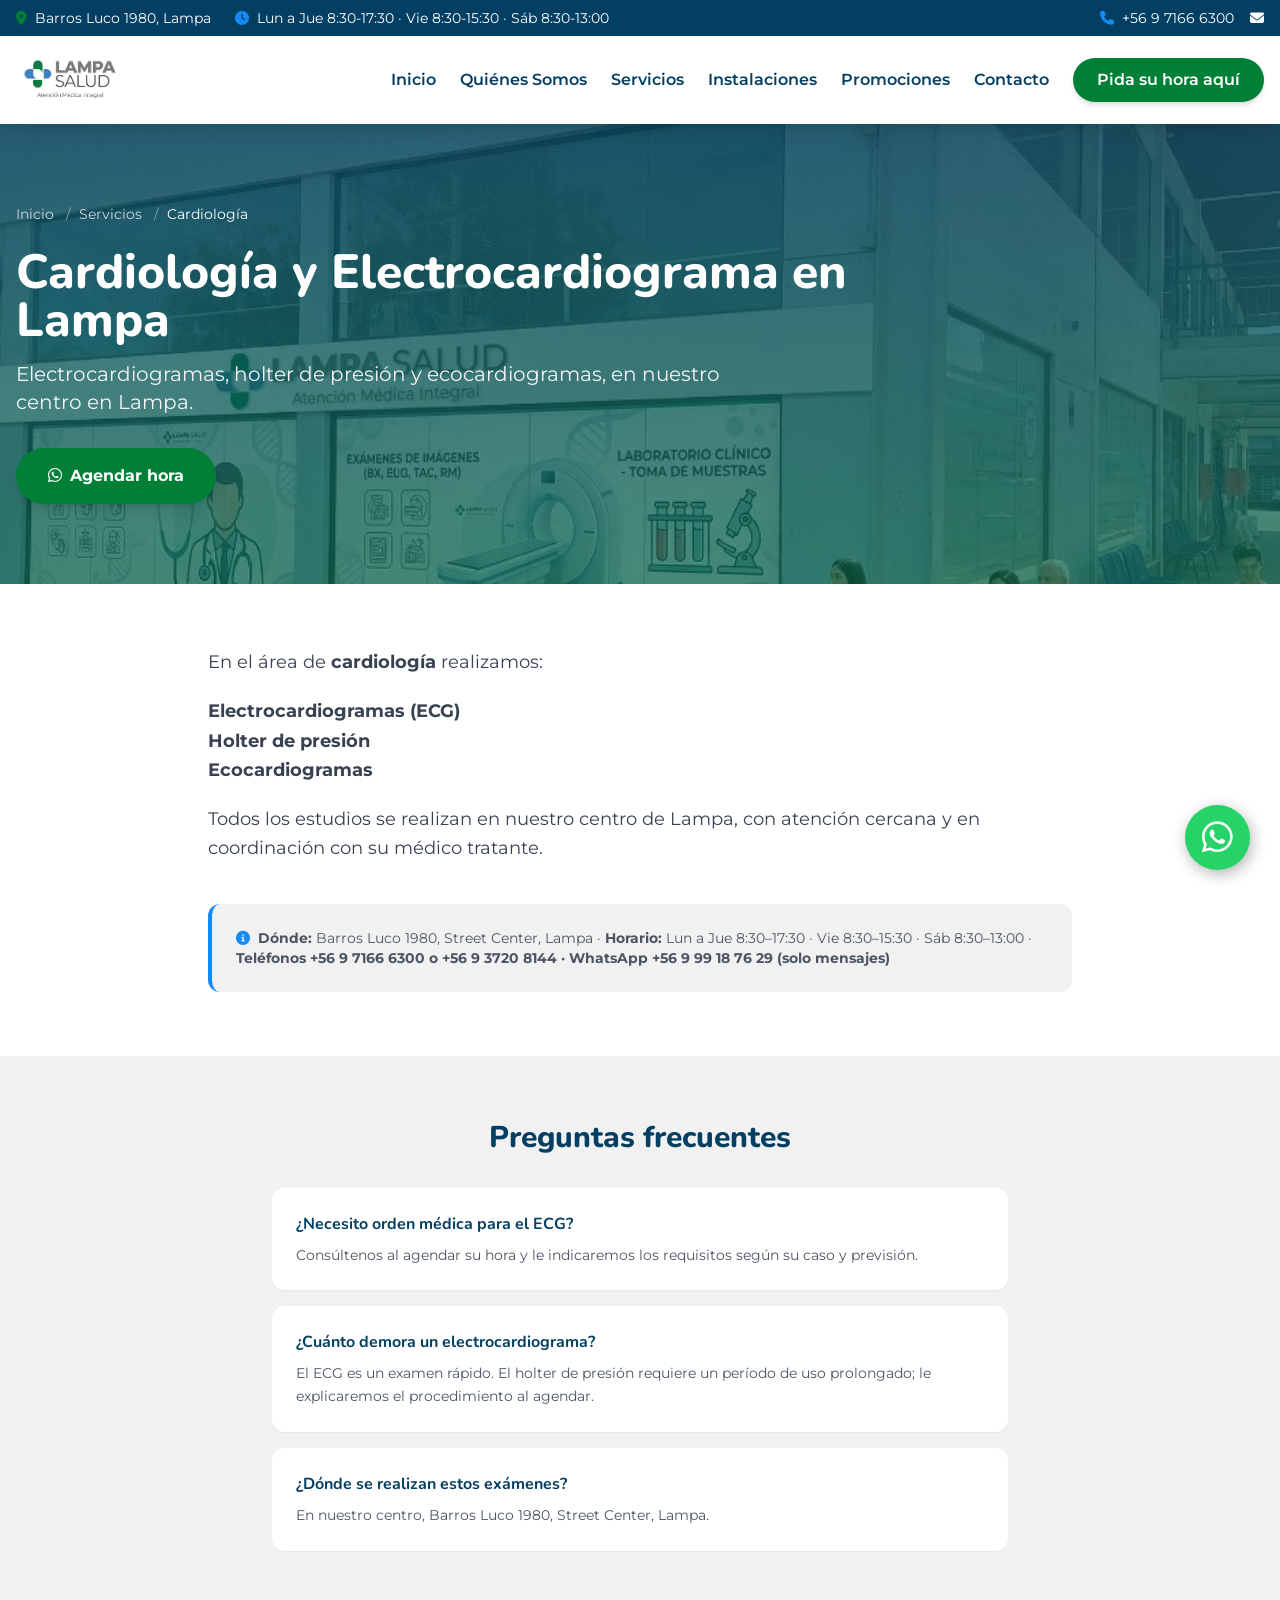
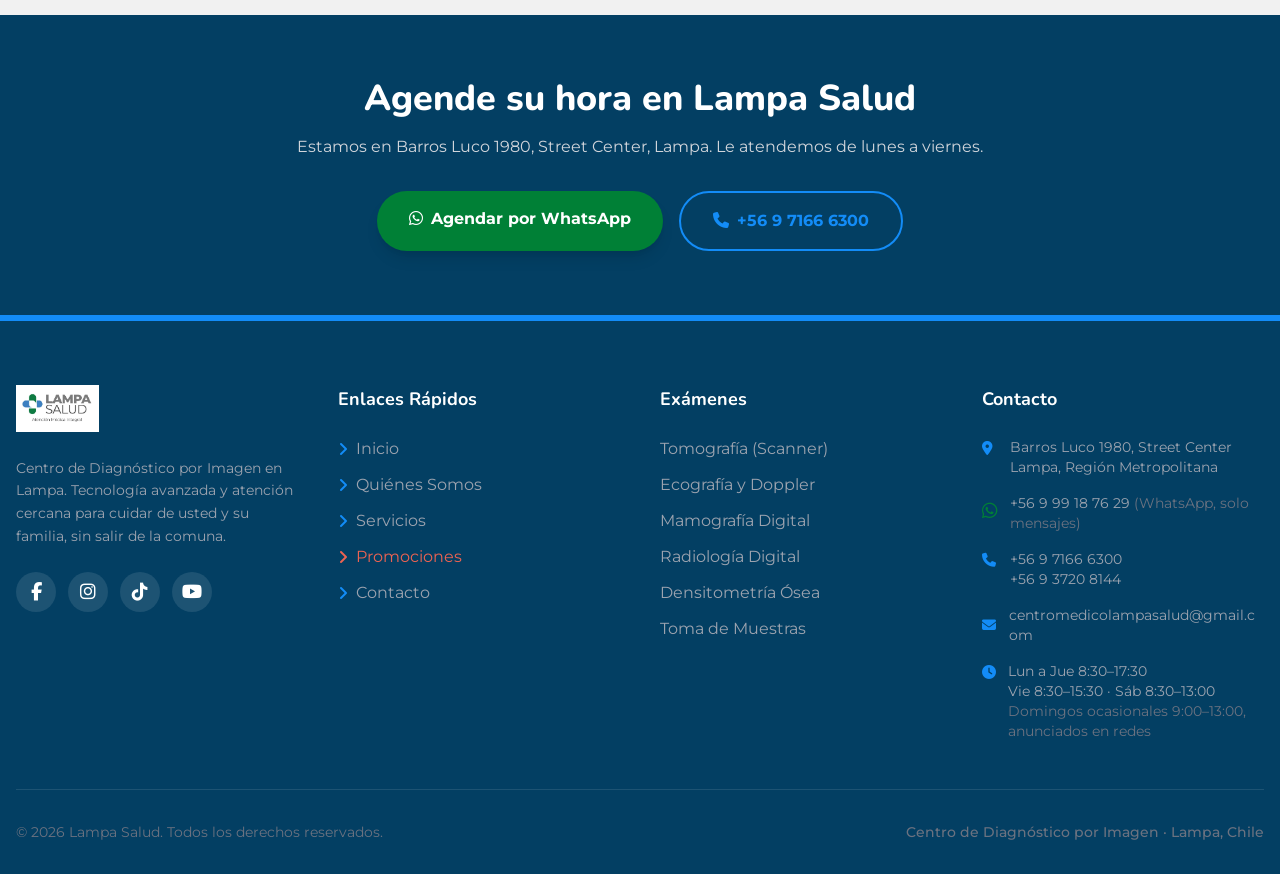
<file: cardiologia-lampa/index.html>
<!DOCTYPE html>
<html lang="es" class="scroll-smooth">
<head>
    <!-- Google tag (gtag.js) -->
    <script async src="https://www.googletagmanager.com/gtag/js?id=G-LSG4TNYGV"></script>
    <script>
      window.dataLayer = window.dataLayer || [];
      function gtag(){dataLayer.push(arguments);}
      gtag('js', new Date());
      gtag('config', 'G-LSG4TNYGV');
    </script>
    <meta charset="UTF-8">
    <meta name="viewport" content="width=device-width, initial-scale=1.0">
    <title>Cardiología en Lampa: ECG, Holter y Ecocardiograma | Lampa Salud</title>
    <meta name="description" content="Cardiología en Lampa: electrocardiogramas, holter de presión y ecocardiogramas. Diagnóstico cardiovascular cercano. Agende en Lampa Salud.">
    <link rel="canonical" href="https://lampasalud.cl/cardiologia-lampa/">
    <meta name="robots" content="index, follow">
    <link rel="icon" href="/favicon.ico" sizes="48x48">
    <link rel="icon" type="image/png" sizes="32x32" href="/favicon-32x32.png">
    <link rel="icon" type="image/png" sizes="16x16" href="/favicon-16x16.png">
    <link rel="apple-touch-icon" sizes="180x180" href="/apple-touch-icon.png">
    <link rel="manifest" href="/site.webmanifest">
    <meta name="theme-color" content="#033F63">

    <!-- Open Graph / WhatsApp / Redes -->
    <meta property="og:type" content="website">
    <meta property="og:url" content="https://lampasalud.cl/cardiologia-lampa/">
    <meta property="og:site_name" content="Lampa Salud">
    <meta property="og:title" content="Cardiología en Lampa: ECG, Holter y Ecocardiograma | Lampa Salud">
    <meta property="og:description" content="Cardiología en Lampa: electrocardiogramas, holter de presión y ecocardiogramas. Diagnóstico cardiovascular cercano. Agende en Lampa Salud.">
    <meta property="og:image" content="https://lampasalud.cl/assets/img/hero-inicio.jpg">
    <meta property="og:locale" content="es_CL">
    <meta name="twitter:card" content="summary_large_image">
    <meta name="twitter:title" content="Cardiología en Lampa: ECG, Holter y Ecocardiograma | Lampa Salud">
    <meta name="twitter:description" content="Cardiología en Lampa: electrocardiogramas, holter de presión y ecocardiogramas. Diagnóstico cardiovascular cercano. Agende en Lampa Salud.">
    <meta name="twitter:image" content="https://lampasalud.cl/assets/img/hero-inicio.jpg">

    <link rel="preconnect" href="https://fonts.googleapis.com">
    <link rel="preconnect" href="https://fonts.gstatic.com" crossorigin>
    <link rel="preconnect" href="https://cdnjs.cloudflare.com">
    <!-- Imagen principal (LCP): precargada para mejorar Core Web Vitals -->
    <link rel="preload" as="image" href="/assets/img/hero-inicio.jpg" fetchpriority="high">
    <link href="https://fonts.googleapis.com/css2?family=Montserrat:wght@300;400;500;600;700&family=Nunito:wght@400;600;700;800;900&display=swap" rel="stylesheet">
    <!-- Font Awesome cargado sin bloquear el render -->
    <link rel="preload" as="style" href="https://cdnjs.cloudflare.com/ajax/libs/font-awesome/6.4.0/css/all.min.css" onload="this.onload=null;this.rel='stylesheet'">
    <noscript><link rel="stylesheet" href="https://cdnjs.cloudflare.com/ajax/libs/font-awesome/6.4.0/css/all.min.css"></noscript>
    <link href="https://unpkg.com/aos@2.3.1/dist/aos.css" rel="stylesheet">
    <link rel="stylesheet" href="/css/styles.css">

    <script type="application/ld+json">
{
  "@context": "https://schema.org",
  "@graph": [
    {
      "@type": [
        "MedicalClinic",
        "DiagnosticLab",
        "LocalBusiness"
      ],
      "@id": "https://lampasalud.cl/#clinica",
      "name": "Lampa Salud",
      "alternateName": "Lampa Salud — Centro de Diagnóstico por Imagen",
      "url": "https://lampasalud.cl/",
      "logo": "https://lampasalud.cl/assets/img/lampa-salud.jpg",
      "image": [
        "https://lampasalud.cl/assets/img/hero-inicio.jpg",
        "https://lampasalud.cl/assets/img/tomografia-computada-y-sala-de-control.jpg",
        "https://lampasalud.cl/assets/img/recepcion-y-sala-de-espera-de-lampa-salud.jpg",
        "https://lampasalud.cl/assets/img/profesional-junto-a-equipo-de-ecografia.jpg"
      ],
      "telephone": "+56971666300",
      "contactPoint": [
        {
          "@type": "ContactPoint",
          "telephone": "+56971666300",
          "contactType": "reservations",
          "availableLanguage": [
            "es"
          ]
        },
        {
          "@type": "ContactPoint",
          "telephone": "+56937208144",
          "contactType": "reservations",
          "availableLanguage": [
            "es"
          ]
        },
        {
          "@type": "ContactPoint",
          "telephone": "+56999187629",
          "contactType": "customer service",
          "availableLanguage": [
            "es"
          ]
        }
      ],
      "email": "centromedicolampasalud@gmail.com",
      "address": {
        "@type": "PostalAddress",
        "streetAddress": "Barros Luco 1980, Street Center",
        "addressLocality": "Lampa",
        "addressRegion": "Región Metropolitana",
        "addressCountry": "CL"
      },
      "geo": {
        "@type": "GeoCoordinates",
        "latitude": -33.2841443,
        "longitude": -70.8753232
      },
      "hasMap": "https://maps.google.com/?cid=-5992990107637665610",
      "sameAs": [
        "https://maps.google.com/?cid=-5992990107637665610",
        "https://www.facebook.com/lampasalud.cl",
        "https://www.instagram.com/lampasalud/",
        "https://www.tiktok.com/@lampasalud.cl",
        "https://www.youtube.com/@LampaSalud"
      ],
      "areaServed": [
        {
          "@type": "City",
          "name": "Lampa"
        },
        {
          "@type": "AdministrativeArea",
          "name": "Región Metropolitana"
        }
      ],
      "openingHoursSpecification": [
        {
          "@type": "OpeningHoursSpecification",
          "dayOfWeek": [
            "Monday",
            "Tuesday",
            "Wednesday",
            "Thursday"
          ],
          "opens": "08:30",
          "closes": "17:30"
        },
        {
          "@type": "OpeningHoursSpecification",
          "dayOfWeek": "Friday",
          "opens": "08:30",
          "closes": "15:30"
        },
        {
          "@type": "OpeningHoursSpecification",
          "dayOfWeek": "Saturday",
          "opens": "08:30",
          "closes": "13:00"
        },
        {
          "@type": "OpeningHoursSpecification",
          "dayOfWeek": "Sunday",
          "opens": "00:00",
          "closes": "00:00"
        }
      ],
      "medicalSpecialty": [
        "Radiology",
        "PrimaryCare",
        "Cardiovascular",
        "Physiotherapy",
        "Psychiatric"
      ],
      "availableService": [
        {
          "@type": "MedicalProcedure",
          "name": "Tomografía (Scanner)",
          "url": "https://lampasalud.cl/tomografia-computada-lampa/"
        },
        {
          "@type": "MedicalProcedure",
          "name": "Ecografía y Doppler",
          "url": "https://lampasalud.cl/ecografia-lampa/"
        },
        {
          "@type": "MedicalProcedure",
          "name": "Mamografía Digital",
          "url": "https://lampasalud.cl/mamografia-lampa/"
        },
        {
          "@type": "MedicalProcedure",
          "name": "Radiología Digital",
          "url": "https://lampasalud.cl/radiologia-digital-lampa/"
        },
        {
          "@type": "MedicalProcedure",
          "name": "Densitometría Ósea",
          "url": "https://lampasalud.cl/densitometria-osea-lampa/"
        },
        {
          "@type": "MedicalProcedure",
          "name": "Toma de Muestras",
          "url": "https://lampasalud.cl/toma-de-muestras-lampa/"
        },
        {
          "@type": "MedicalProcedure",
          "name": "Consultas Médicas",
          "url": "https://lampasalud.cl/consultas-medicas-lampa/"
        },
        {
          "@type": "MedicalProcedure",
          "name": "Cardiología",
          "url": "https://lampasalud.cl/cardiologia-lampa/"
        }
      ],
      "hasOfferCatalog": {
        "@type": "OfferCatalog",
        "name": "Exámenes y servicios de diagnóstico",
        "itemListElement": [
          {
            "@type": "Offer",
            "itemOffered": {
              "@type": "MedicalProcedure",
              "name": "Tomografía (Scanner)",
              "url": "https://lampasalud.cl/tomografia-computada-lampa/"
            }
          },
          {
            "@type": "Offer",
            "itemOffered": {
              "@type": "MedicalProcedure",
              "name": "Ecografía y Doppler",
              "url": "https://lampasalud.cl/ecografia-lampa/"
            }
          },
          {
            "@type": "Offer",
            "itemOffered": {
              "@type": "MedicalProcedure",
              "name": "Mamografía Digital",
              "url": "https://lampasalud.cl/mamografia-lampa/"
            }
          },
          {
            "@type": "Offer",
            "itemOffered": {
              "@type": "MedicalProcedure",
              "name": "Radiología Digital",
              "url": "https://lampasalud.cl/radiologia-digital-lampa/"
            }
          },
          {
            "@type": "Offer",
            "itemOffered": {
              "@type": "MedicalProcedure",
              "name": "Densitometría Ósea",
              "url": "https://lampasalud.cl/densitometria-osea-lampa/"
            }
          },
          {
            "@type": "Offer",
            "itemOffered": {
              "@type": "MedicalProcedure",
              "name": "Toma de Muestras",
              "url": "https://lampasalud.cl/toma-de-muestras-lampa/"
            }
          },
          {
            "@type": "Offer",
            "itemOffered": {
              "@type": "MedicalProcedure",
              "name": "Consultas Médicas",
              "url": "https://lampasalud.cl/consultas-medicas-lampa/"
            }
          },
          {
            "@type": "Offer",
            "itemOffered": {
              "@type": "MedicalProcedure",
              "name": "Cardiología",
              "url": "https://lampasalud.cl/cardiologia-lampa/"
            }
          }
        ]
      }
    },
    {
      "@type": "MedicalProcedure",
      "name": "Cardiología y Electrocardiograma en Lampa",
      "description": "Cardiología en Lampa: electrocardiogramas, holter de presión y ecocardiogramas. Diagnóstico cardiovascular cercano. Agende en Lampa Salud.",
      "url": "https://lampasalud.cl/cardiologia-lampa/",
      "provider": {
        "@id": "https://lampasalud.cl/#clinica"
      }
    },
    {
      "@type": "FAQPage",
      "mainEntity": [
        {
          "@type": "Question",
          "name": "¿Necesito orden médica para el ECG?",
          "acceptedAnswer": {
            "@type": "Answer",
            "text": "Consúltenos al agendar su hora y le indicaremos los requisitos según su caso y previsión."
          }
        },
        {
          "@type": "Question",
          "name": "¿Cuánto demora un electrocardiograma?",
          "acceptedAnswer": {
            "@type": "Answer",
            "text": "El ECG es un examen rápido. El holter de presión requiere un período de uso prolongado; le explicaremos el procedimiento al agendar."
          }
        },
        {
          "@type": "Question",
          "name": "¿Dónde se realizan estos exámenes?",
          "acceptedAnswer": {
            "@type": "Answer",
            "text": "En nuestro centro, Barros Luco 1980, Street Center, Lampa."
          }
        }
      ]
    },
    {
      "@type": "BreadcrumbList",
      "itemListElement": [
        {
          "@type": "ListItem",
          "position": 1,
          "name": "Inicio",
          "item": "https://lampasalud.cl/"
        },
        {
          "@type": "ListItem",
          "position": 2,
          "name": "Servicios",
          "item": "https://lampasalud.cl/servicios/"
        },
        {
          "@type": "ListItem",
          "position": 3,
          "name": "Cardiología y Electrocardiograma en Lampa",
          "item": "https://lampasalud.cl/cardiologia-lampa/"
        }
      ]
    }
  ]
}
    </script>
    <!-- Metricool — seguimiento de la web (be.js) -->
    <script>function loadScript(a){var b=document.getElementsByTagName("head")[0],c=document.createElement("script");c.type="text/javascript",c.src="https://tracker.metricool.com/resources/be.js",c.onreadystatechange=a,c.onload=a,b.appendChild(c)}loadScript(function(){beTracker.t({hash:"b184ae01373670a38f610c7845b9f9ee"})});</script>
</head>
<body class="text-gray-800 antialiased overflow-x-hidden">

    <!-- Topbar -->
    <div class="bg-lsDark text-white py-2 text-sm hidden md:block">
        <div class="container mx-auto px-4 flex justify-between items-center">
            <div class="flex items-center space-x-6">
                <span><i class="fa-solid fa-location-dot text-lsGreen mr-2"></i>Barros Luco 1980, Lampa</span>
                <span><i class="fa-solid fa-clock text-lsBlue mr-2"></i>Lun a Jue 8:30-17:30 · Vie 8:30-15:30 · Sáb 8:30-13:00</span>
            </div>
            <div class="flex items-center space-x-4">
                <a href="tel:+56971666300" class="hover:text-lsBlue transition"><i class="fa-solid fa-phone text-lsBlue mr-2"></i>+56 9 7166 6300</a>
                <a href="tel:+56937208144" class="hover:text-lsBlue transition hidden xl:inline"><i class="fa-solid fa-phone text-lsBlue mr-2"></i>+56 9 3720 8144</a>
                <a href="mailto:centromedicolampasalud@gmail.com" aria-label="Correo" class="hover:text-lsBlue transition"><i class="fa-solid fa-envelope"></i></a>
            </div>
        </div>
    </div>

    <!-- Navegación -->
    <nav class="bg-white shadow-lg sticky top-0 z-50">
        <div class="container mx-auto px-4 py-3 flex justify-between items-center">
            <a href="/" class="flex items-center" aria-label="Lampa Salud - Inicio">
                <img src="/assets/img/lampa-salud.jpg" alt="Lampa Salud — Centro de Diagnóstico por Imagen en Lampa" class="h-14 lg:h-16 w-auto object-contain" width="1036" height="602">
            </a>
            <div class="hidden lg:flex items-center space-x-6 font-semibold">
                <a href="/" class="text-lsDark hover:text-lsBlue transition">Inicio</a>
                <a href="/#nosotros" class="text-lsDark hover:text-lsBlue transition">Quiénes Somos</a>
                <a href="/servicios/" class="text-lsDark hover:text-lsBlue transition">Servicios</a>
                <a href="/#galeria" class="text-lsDark hover:text-lsBlue transition">Instalaciones</a>
                <a href="/#promociones" class="text-lsDark hover:text-lsBlue transition">Promociones</a>
                <a href="/#contacto" class="text-lsDark hover:text-lsBlue transition">Contacto</a>
                <a href="https://wa.me/56999187629?text=Hola%2C%20quisiera%20agendar%20una%20hora%20en%20Lampa%20Salud." target="_blank" rel="noopener" class="bg-lsGreen hover:bg-[#006028] text-white px-6 py-2.5 rounded-full transition shadow-md">Pida su hora aquí</a>
            </div>
            <button id="mobile-menu-btn" class="lg:hidden text-lsDark text-2xl focus:outline-none" aria-label="Abrir menú"><i class="fa-solid fa-bars"></i></button>
        </div>
        <div id="mobile-menu" class="hidden lg:hidden bg-white border-t border-gray-100 absolute w-full shadow-xl">
            <div class="flex flex-col px-6 py-4 space-y-4 font-semibold">
                <a href="/" class="text-lsDark hover:text-lsBlue">Inicio</a>
                <a href="/#nosotros" class="text-lsDark hover:text-lsBlue">Quiénes Somos</a>
                <a href="/servicios/" class="text-lsDark hover:text-lsBlue">Servicios</a>
                <a href="/#galeria" class="text-lsDark hover:text-lsBlue">Instalaciones</a>
                <a href="/#promociones" class="text-lsDark hover:text-lsBlue">Promociones</a>
                <a href="/#contacto" class="text-lsDark hover:text-lsBlue">Contacto</a>
                <a href="https://wa.me/56999187629?text=Hola%2C%20quisiera%20agendar%20una%20hora%20en%20Lampa%20Salud." target="_blank" rel="noopener" class="text-lsGreen font-bold">Pida su hora aquí</a>
            </div>
        </div>
    </nav>

    <section class="hero-bg py-20">
        <div class="container mx-auto px-4 relative z-10">

            <nav aria-label="Ruta de navegación" class="text-sm text-gray-300 mb-6">
                <a href="/" class="hover:text-white">Inicio</a>
                <span class="mx-2 opacity-60">/</span><a href="/servicios/" class="hover:text-white">Servicios</a>
                <span class="mx-2 opacity-60">/</span><span class="text-white">Cardiología</span>
            </nav>
            <h1 class="text-4xl md:text-5xl font-heading font-extrabold text-white mb-4 max-w-4xl">Cardiología y Electrocardiograma en Lampa</h1>
            <p class="text-lg md:text-xl text-gray-100 max-w-3xl">Electrocardiogramas, holter de presión y ecocardiogramas, en nuestro centro en Lampa.</p>
            <a href="https://wa.me/56999187629?text=Hola%2C%20quisiera%20agendar%20una%20hora%20en%20Lampa%20Salud." target="_blank" rel="noopener" class="inline-block mt-8 bg-lsGreen hover:bg-[#006028] text-white px-8 py-4 rounded-full font-bold transition shadow-lg"><i class="fa-brands fa-whatsapp mr-2"></i>Agendar hora</a>
        </div>
    </section>

    <section class="py-16 bg-white">
        <div class="container mx-auto px-4 max-w-4xl prose-ls">
            <div class="space-y-5 text-gray-700 leading-relaxed text-lg">

      <p>En el área de <strong>cardiología</strong> realizamos:</p>
      <ul>
        <li><strong>Electrocardiogramas (ECG)</strong></li>
        <li><strong>Holter de presión</strong></li>
        <li><strong>Ecocardiogramas</strong></li>
      </ul>
      <p>Todos los estudios se realizan en nuestro centro de Lampa, con atención cercana y en coordinación con su médico tratante.</p>
            </div>
            <div class="mt-10 p-6 bg-lsLight rounded-xl border-l-4 border-lsBlue">
                <p class="text-sm text-gray-600"><i class="fa-solid fa-circle-info text-lsBlue mr-2"></i><strong>Dónde:</strong> Barros Luco 1980, Street Center, Lampa · <strong>Horario:</strong> Lun a Jue 8:30–17:30 · Vie 8:30–15:30 · Sáb 8:30–13:00 · <strong>Teléfonos +56 9 7166 6300 o +56 9 3720 8144 · WhatsApp +56 9 99 18 76 29 (solo mensajes)</strong></p>
            </div>
        </div>
    </section>

    <section class="py-16 bg-lsLight">
        <div class="container mx-auto px-4 max-w-3xl">
            <h2 class="text-3xl font-heading font-extrabold text-lsDark mb-8 text-center">Preguntas frecuentes</h2>
            <div class="space-y-4">
                <div class="bg-white rounded-xl p-6 shadow-sm">
                    <h3 class="font-heading font-bold text-lsDark mb-2">¿Necesito orden médica para el ECG?</h3>
                    <p class="text-gray-600 text-sm leading-relaxed">Consúltenos al agendar su hora y le indicaremos los requisitos según su caso y previsión.</p>
                </div>
                <div class="bg-white rounded-xl p-6 shadow-sm">
                    <h3 class="font-heading font-bold text-lsDark mb-2">¿Cuánto demora un electrocardiograma?</h3>
                    <p class="text-gray-600 text-sm leading-relaxed">El ECG es un examen rápido. El holter de presión requiere un período de uso prolongado; le explicaremos el procedimiento al agendar.</p>
                </div>
                <div class="bg-white rounded-xl p-6 shadow-sm">
                    <h3 class="font-heading font-bold text-lsDark mb-2">¿Dónde se realizan estos exámenes?</h3>
                    <p class="text-gray-600 text-sm leading-relaxed">En nuestro centro, Barros Luco 1980, Street Center, Lampa.</p>
                </div>
            </div>
        </div>
    </section>
    <section class="py-16 bg-lsDark text-white">
        <div class="container mx-auto px-4 text-center max-w-3xl">
            <h2 class="text-3xl md:text-4xl font-heading font-extrabold mb-4">Agende su hora en Lampa Salud</h2>
            <p class="text-gray-300 mb-8">Estamos en Barros Luco 1980, Street Center, Lampa. Le atendemos de lunes a viernes.</p>
            <div class="flex flex-col sm:flex-row gap-4 justify-center">
                <a href="https://wa.me/56999187629?text=Hola%2C%20quisiera%20agendar%20una%20hora%20en%20Lampa%20Salud." target="_blank" rel="noopener" class="bg-lsGreen hover:bg-[#006028] px-8 py-4 rounded-full font-bold transition shadow-lg"><i class="fa-brands fa-whatsapp mr-2"></i>Agendar por WhatsApp</a>
                <a href="tel:+56971666300" class="border-2 border-lsBlue text-lsBlue hover:bg-lsBlue hover:text-white px-8 py-4 rounded-full font-bold transition"><i class="fa-solid fa-phone mr-2"></i>+56 9 7166 6300</a>
            </div>
        </div>
    </section>
    <footer class="bg-lsDark text-white pt-16 pb-8 border-t-[6px] border-lsBlue">
        <div class="container mx-auto px-4">
            <div class="grid grid-cols-1 md:grid-cols-2 lg:grid-cols-4 gap-10 mb-12">
                <div>
                    <div class="mb-6">
                        <img src="/assets/img/lampa-salud.jpg" alt="Lampa Salud" class="h-12 w-auto object-contain" width="1036" height="602" loading="lazy">
                    </div>
                    <p class="text-gray-400 text-sm mb-6 leading-relaxed">Centro de Diagnóstico por Imagen en Lampa. Tecnología avanzada y atención cercana para cuidar de usted y su familia, sin salir de la comuna.</p>
                    <div style="display:flex;gap:12px;align-items:center" aria-label="Redes sociales de Lampa Salud">
                        <a href="https://www.facebook.com/lampasalud.cl" target="_blank" rel="noopener" aria-label="Facebook de Lampa Salud" title="Facebook @lampasalud.cl" style="width:40px;height:40px;border-radius:9999px;background:rgba(255,255,255,0.1);display:inline-flex;align-items:center;justify-content:center;color:#fff;font-size:18px" class="hover:opacity-80 transition"><i class="fa-brands fa-facebook-f"></i></a>
                        <a href="https://www.instagram.com/lampasalud/" target="_blank" rel="noopener" aria-label="Instagram de Lampa Salud" title="Instagram @lampasalud" style="width:40px;height:40px;border-radius:9999px;background:rgba(255,255,255,0.1);display:inline-flex;align-items:center;justify-content:center;color:#fff;font-size:18px" class="hover:opacity-80 transition"><i class="fa-brands fa-instagram"></i></a>
                        <a href="https://www.tiktok.com/@lampasalud.cl" target="_blank" rel="noopener" aria-label="TikTok de Lampa Salud" title="TikTok @lampasalud.cl" style="width:40px;height:40px;border-radius:9999px;background:rgba(255,255,255,0.1);display:inline-flex;align-items:center;justify-content:center;color:#fff;font-size:18px" class="hover:opacity-80 transition"><i class="fa-brands fa-tiktok"></i></a>
                        <a href="https://www.youtube.com/@LampaSalud" target="_blank" rel="noopener" aria-label="YouTube de Lampa Salud" title="YouTube @LampaSalud" style="width:40px;height:40px;border-radius:9999px;background:rgba(255,255,255,0.1);display:inline-flex;align-items:center;justify-content:center;color:#fff;font-size:18px" class="hover:opacity-80 transition"><i class="fa-brands fa-youtube"></i></a>
                    </div>
                </div>
                <div>
                    <h4 class="text-lg font-heading font-bold mb-6">Enlaces Rápidos</h4>
                    <ul class="space-y-3">
                        <li><a href="/" class="text-gray-400 hover:text-white transition flex items-center"><i class="fa-solid fa-angle-right text-lsBlue mr-2"></i> Inicio</a></li>
                        <li><a href="/#nosotros" class="text-gray-400 hover:text-white transition flex items-center"><i class="fa-solid fa-angle-right text-lsBlue mr-2"></i> Quiénes Somos</a></li>
                        <li><a href="/servicios/" class="text-gray-400 hover:text-white transition flex items-center"><i class="fa-solid fa-angle-right text-lsBlue mr-2"></i> Servicios</a></li>
                        <li><a href="/#promociones" class="text-lsCoral hover:text-white transition flex items-center"><i class="fa-solid fa-angle-right text-lsCoral mr-2"></i> Promociones</a></li>
                        <li><a href="/#contacto" class="text-gray-400 hover:text-white transition flex items-center"><i class="fa-solid fa-angle-right text-lsBlue mr-2"></i> Contacto</a></li>
                    </ul>
                </div>
                <div>
                    <h4 class="text-lg font-heading font-bold mb-6">Exámenes</h4>
                    <ul class="space-y-3">
                        <li><a href="/tomografia-computada-lampa/" class="text-gray-400 hover:text-white transition">Tomografía (Scanner)</a></li>
                        <li><a href="/ecografia-lampa/" class="text-gray-400 hover:text-white transition">Ecografía y Doppler</a></li>
                        <li><a href="/mamografia-lampa/" class="text-gray-400 hover:text-white transition">Mamografía Digital</a></li>
                        <li><a href="/radiologia-digital-lampa/" class="text-gray-400 hover:text-white transition">Radiología Digital</a></li>
                        <li><a href="/densitometria-osea-lampa/" class="text-gray-400 hover:text-white transition">Densitometría Ósea</a></li>
                        <li><a href="/toma-de-muestras-lampa/" class="text-gray-400 hover:text-white transition">Toma de Muestras</a></li>
                    </ul>
                </div>
                <div>
                    <h4 class="text-lg font-heading font-bold mb-6">Contacto</h4>
                    <ul class="space-y-4 text-sm text-gray-400">
                        <li class="flex items-start"><i class="fa-solid fa-location-dot mt-1 text-lsBlue mr-3 w-4"></i><span>Barros Luco 1980, Street Center<br>Lampa, Región Metropolitana</span></li>
                        <li class="flex items-start"><i class="fa-brands fa-whatsapp mt-1 text-lsGreen mr-3 w-4 text-lg"></i><span><a href="https://wa.me/56999187629?text=Hola%2C%20quisiera%20agendar%20una%20hora%20en%20Lampa%20Salud." target="_blank" rel="noopener" class="hover:text-white">+56 9 99 18 76 29</a> <span class="text-gray-500">(WhatsApp, solo mensajes)</span></span></li>
                        <li class="flex items-start"><i class="fa-solid fa-phone mt-1 text-lsBlue mr-3 w-4"></i><span><a href="tel:+56971666300" class="hover:text-white">+56 9 7166 6300</a><br><a href="tel:+56937208144" class="hover:text-white">+56 9 3720 8144</a></span></li>
                        <li class="flex items-center"><i class="fa-solid fa-envelope text-lsBlue mr-3 w-4"></i><a href="mailto:centromedicolampasalud@gmail.com" class="hover:text-white break-all">centromedicolampasalud@gmail.com</a></li>
                        <li class="flex items-start"><i class="fa-solid fa-clock mt-1 text-lsBlue mr-3 w-4"></i><span>Lun a Jue 8:30–17:30<br>Vie 8:30–15:30 · Sáb 8:30–13:00<br><span class="text-gray-500">Domingos ocasionales 9:00–13:00, anunciados en redes</span></span></li>
                    </ul>
                </div>
            </div>
            <div class="border-t border-white/10 pt-8 flex flex-col md:flex-row justify-between items-center text-sm text-gray-500">
                <p>&copy; 2026 Lampa Salud. Todos los derechos reservados.</p>
                <p class="mt-2 md:mt-0 font-medium">Centro de Diagnóstico por Imagen · Lampa, Chile</p>
            </div>
        </div>
    </footer>

    <a href="https://wa.me/56999187629?text=Hola%2C%20quisiera%20hacer%20una%20consulta%20con%20Lampa%20Salud." target="_blank" rel="noopener" class="floating-whatsapp" aria-label="Escríbenos por WhatsApp">
        <i class="fa-brands fa-whatsapp"></i>
    </a>

    <script src="https://unpkg.com/aos@2.3.1/dist/aos.js"></script>

    <script src="https://unpkg.com/aos@2.3.1/dist/aos.js"></script>
    <script>
        AOS.init({ once: true, offset: 50, duration: 800 });
        const btn = document.getElementById('mobile-menu-btn');
        const menu = document.getElementById('mobile-menu');
        if (btn && menu) {
            btn.addEventListener('click', () => { menu.classList.toggle('hidden'); });
            menu.querySelectorAll('a').forEach(link => {
                link.addEventListener('click', () => { menu.classList.add('hidden'); });
            });
        }

        // El formulario envía el correo por FormSubmit y abre WhatsApp como respaldo inmediato.
        const contactForm = document.querySelector('[data-contact-form]');
        if (contactForm) {
            contactForm.addEventListener('submit', async (event) => {
                event.preventDefault();
                const submitButton = contactForm.querySelector('[data-submit-button]');
                const status = contactForm.querySelector('[data-form-status]');
                const formData = new FormData(contactForm);
                const name = formData.get('Nombre')?.toString().trim() || '';
                const phone = formData.get('Telefono')?.toString().trim() || '';
                const service = formData.get('Servicio')?.toString().trim() || 'Consulta general';
                const message = formData.get('Mensaje')?.toString().trim() || '';
                const whatsappText = [
                    'Hola, quiero hacer una solicitud en Lampa Salud.',
                    `Nombre: ${name}`,
                    `Teléfono: ${phone}`,
                    `Servicio: ${service}`,
                    message ? `Mensaje: ${message}` : ''
                ].filter(Boolean).join('\n');
                const whatsappUrl = `https://wa.me/56999187629?text=${encodeURIComponent(whatsappText)}`;

                // Abrir WhatsApp dentro del gesto del usuario evita bloqueos del navegador.
                window.open(whatsappUrl, '_blank', 'noopener,noreferrer');
                submitButton.disabled = true;
                submitButton.classList.add('opacity-60', 'cursor-wait');
                submitButton.textContent = 'Enviando...';
                status.className = 'hidden text-sm font-semibold rounded-xl px-4 py-3';

                try {
                    const response = await fetch(contactForm.action, {
                        method: 'POST',
                        body: formData,
                        headers: { Accept: 'application/json' }
                    });
                    if (!response.ok) throw new Error('FormSubmit respondió con error');
                    status.textContent = 'Solicitud enviada. WhatsApp también fue abierto para continuar la atención.';
                    status.className = 'text-sm font-semibold rounded-xl px-4 py-3 bg-green-100 text-green-800';
                    contactForm.reset();
                } catch (error) {
                    status.textContent = 'WhatsApp fue abierto, pero no pudimos enviar el correo. Puedes continuar por WhatsApp.';
                    status.className = 'text-sm font-semibold rounded-xl px-4 py-3 bg-yellow-100 text-yellow-800';
                    console.error(error);
                } finally {
                    submitButton.disabled = false;
                    submitButton.classList.remove('opacity-60', 'cursor-wait');
                    submitButton.textContent = 'Enviar Solicitud';
                }
            });
        }
    </script>
    <script>
        // MVP seguro: identificación inicial y derivación humana; no consulta ni escribe en SACMED.
        const assistantForm = document.querySelector('[data-assistant-form]');
        if (assistantForm) {
            assistantForm.addEventListener('submit', (event) => {
                event.preventDefault();
                const data = new FormData(assistantForm);
                const text = [
                    'Hola, necesito orientación de Lampa Salud.',
                    `Nombre: ${data.get('assistantName')}`,
                    `Teléfono: ${data.get('assistantPhone')}`,
                    `Motivo: ${data.get('assistantReason')}`,
                    'Aún no solicito agendamiento automático.'
                ].join('\n');
                const url = `https://wa.me/56999187629?text=${encodeURIComponent(text)}`;
                window.open(url, '_blank', 'noopener,noreferrer');
                const status = assistantForm.querySelector('[data-assistant-status]');
                status.textContent = 'WhatsApp fue abierto. Nuestro equipo continuará la atención.';
                status.className = 'text-sm font-semibold rounded-xl px-4 py-3 bg-green-100 text-green-800';
            });
        }
    </script>
</body>
</html>
</file>
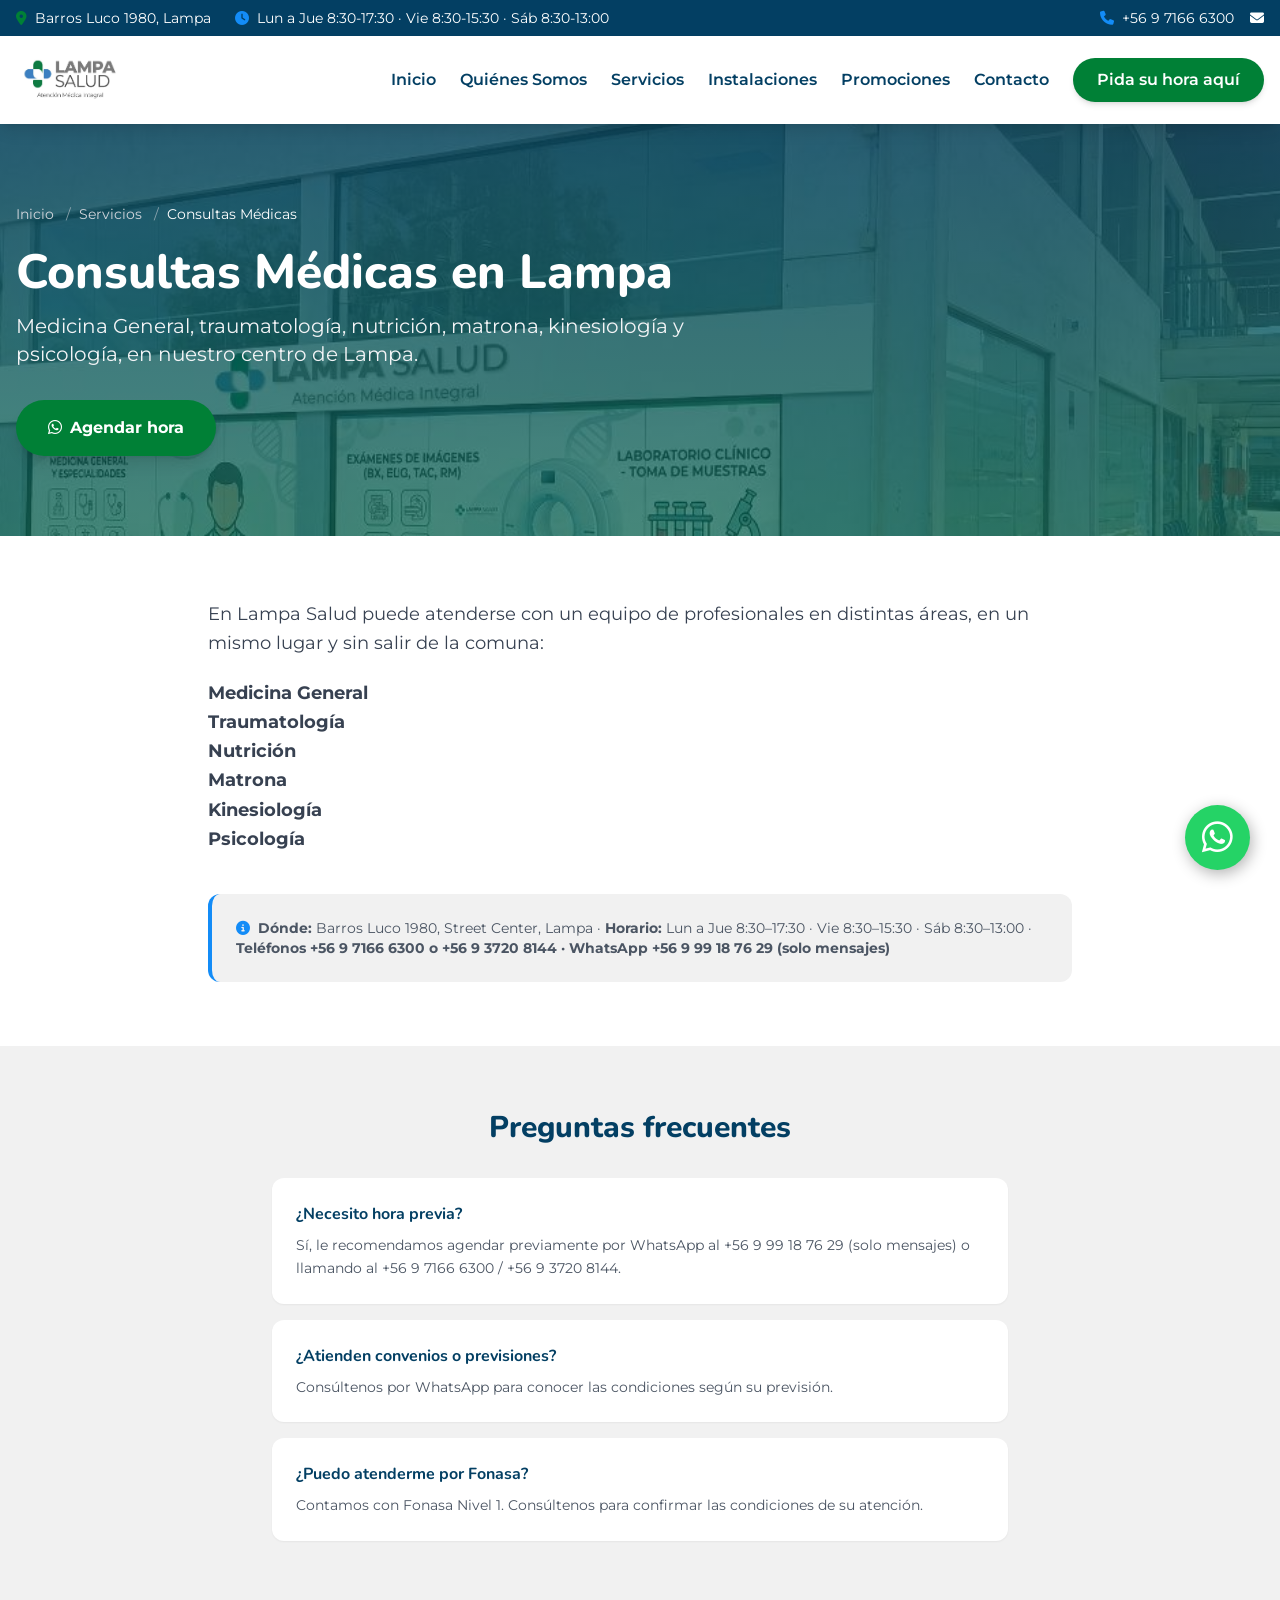
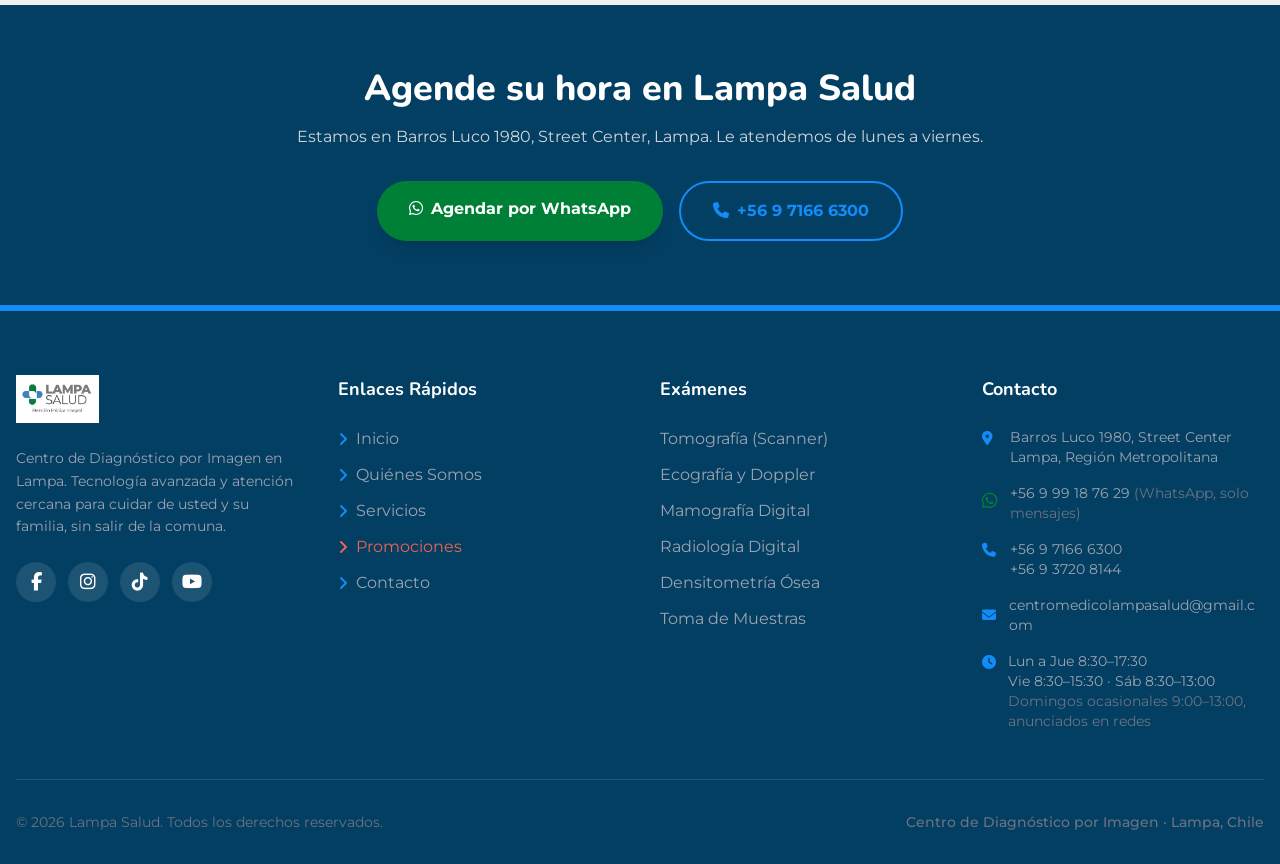
<file: consultas-medicas-lampa/index.html>
<!DOCTYPE html>
<html lang="es" class="scroll-smooth">
<head>
    <!-- Google tag (gtag.js) -->
    <script async src="https://www.googletagmanager.com/gtag/js?id=G-LSG4TNYGV"></script>
    <script>
      window.dataLayer = window.dataLayer || [];
      function gtag(){dataLayer.push(arguments);}
      gtag('js', new Date());
      gtag('config', 'G-LSG4TNYGV');
    </script>
    <meta charset="UTF-8">
    <meta name="viewport" content="width=device-width, initial-scale=1.0">
    <title>Consultas Médicas en Lampa: Medicina General y Especialidades | Lampa Salud</title>
    <meta name="description" content="Consultas médicas en Lampa: medicina general, traumatología, nutrición, matrona, kinesiología y psicología. Agende su hora en Lampa Salud.">
    <link rel="canonical" href="https://lampasalud.cl/consultas-medicas-lampa/">
    <meta name="robots" content="index, follow">
    <link rel="icon" href="/favicon.ico" sizes="48x48">
    <link rel="icon" type="image/png" sizes="32x32" href="/favicon-32x32.png">
    <link rel="icon" type="image/png" sizes="16x16" href="/favicon-16x16.png">
    <link rel="apple-touch-icon" sizes="180x180" href="/apple-touch-icon.png">
    <link rel="manifest" href="/site.webmanifest">
    <meta name="theme-color" content="#033F63">

    <!-- Open Graph / WhatsApp / Redes -->
    <meta property="og:type" content="website">
    <meta property="og:url" content="https://lampasalud.cl/consultas-medicas-lampa/">
    <meta property="og:site_name" content="Lampa Salud">
    <meta property="og:title" content="Consultas Médicas en Lampa: Medicina General y Especialidades | Lampa Salud">
    <meta property="og:description" content="Consultas médicas en Lampa: medicina general, traumatología, nutrición, matrona, kinesiología y psicología. Agende su hora en Lampa Salud.">
    <meta property="og:image" content="https://lampasalud.cl/assets/img/hero-inicio.jpg">
    <meta property="og:locale" content="es_CL">
    <meta name="twitter:card" content="summary_large_image">
    <meta name="twitter:title" content="Consultas Médicas en Lampa: Medicina General y Especialidades | Lampa Salud">
    <meta name="twitter:description" content="Consultas médicas en Lampa: medicina general, traumatología, nutrición, matrona, kinesiología y psicología. Agende su hora en Lampa Salud.">
    <meta name="twitter:image" content="https://lampasalud.cl/assets/img/hero-inicio.jpg">

    <link rel="preconnect" href="https://fonts.googleapis.com">
    <link rel="preconnect" href="https://fonts.gstatic.com" crossorigin>
    <link rel="preconnect" href="https://cdnjs.cloudflare.com">
    <!-- Imagen principal (LCP): precargada para mejorar Core Web Vitals -->
    <link rel="preload" as="image" href="/assets/img/hero-inicio.jpg" fetchpriority="high">
    <link href="https://fonts.googleapis.com/css2?family=Montserrat:wght@300;400;500;600;700&family=Nunito:wght@400;600;700;800;900&display=swap" rel="stylesheet">
    <!-- Font Awesome cargado sin bloquear el render -->
    <link rel="preload" as="style" href="https://cdnjs.cloudflare.com/ajax/libs/font-awesome/6.4.0/css/all.min.css" onload="this.onload=null;this.rel='stylesheet'">
    <noscript><link rel="stylesheet" href="https://cdnjs.cloudflare.com/ajax/libs/font-awesome/6.4.0/css/all.min.css"></noscript>
    <link href="https://unpkg.com/aos@2.3.1/dist/aos.css" rel="stylesheet">
    <link rel="stylesheet" href="/css/styles.css">

    <script type="application/ld+json">
{
  "@context": "https://schema.org",
  "@graph": [
    {
      "@type": [
        "MedicalClinic",
        "DiagnosticLab",
        "LocalBusiness"
      ],
      "@id": "https://lampasalud.cl/#clinica",
      "name": "Lampa Salud",
      "alternateName": "Lampa Salud — Centro de Diagnóstico por Imagen",
      "url": "https://lampasalud.cl/",
      "logo": "https://lampasalud.cl/assets/img/lampa-salud.jpg",
      "image": [
        "https://lampasalud.cl/assets/img/hero-inicio.jpg",
        "https://lampasalud.cl/assets/img/tomografia-computada-y-sala-de-control.jpg",
        "https://lampasalud.cl/assets/img/recepcion-y-sala-de-espera-de-lampa-salud.jpg",
        "https://lampasalud.cl/assets/img/profesional-junto-a-equipo-de-ecografia.jpg"
      ],
      "telephone": "+56971666300",
      "contactPoint": [
        {
          "@type": "ContactPoint",
          "telephone": "+56971666300",
          "contactType": "reservations",
          "availableLanguage": [
            "es"
          ]
        },
        {
          "@type": "ContactPoint",
          "telephone": "+56937208144",
          "contactType": "reservations",
          "availableLanguage": [
            "es"
          ]
        },
        {
          "@type": "ContactPoint",
          "telephone": "+56999187629",
          "contactType": "customer service",
          "availableLanguage": [
            "es"
          ]
        }
      ],
      "email": "centromedicolampasalud@gmail.com",
      "address": {
        "@type": "PostalAddress",
        "streetAddress": "Barros Luco 1980, Street Center",
        "addressLocality": "Lampa",
        "addressRegion": "Región Metropolitana",
        "addressCountry": "CL"
      },
      "geo": {
        "@type": "GeoCoordinates",
        "latitude": -33.2841443,
        "longitude": -70.8753232
      },
      "hasMap": "https://maps.google.com/?cid=-5992990107637665610",
      "sameAs": [
        "https://maps.google.com/?cid=-5992990107637665610",
        "https://www.facebook.com/lampasalud.cl",
        "https://www.instagram.com/lampasalud/",
        "https://www.tiktok.com/@lampasalud.cl",
        "https://www.youtube.com/@LampaSalud"
      ],
      "areaServed": [
        {
          "@type": "City",
          "name": "Lampa"
        },
        {
          "@type": "AdministrativeArea",
          "name": "Región Metropolitana"
        }
      ],
      "openingHoursSpecification": [
        {
          "@type": "OpeningHoursSpecification",
          "dayOfWeek": [
            "Monday",
            "Tuesday",
            "Wednesday",
            "Thursday"
          ],
          "opens": "08:30",
          "closes": "17:30"
        },
        {
          "@type": "OpeningHoursSpecification",
          "dayOfWeek": "Friday",
          "opens": "08:30",
          "closes": "15:30"
        },
        {
          "@type": "OpeningHoursSpecification",
          "dayOfWeek": "Saturday",
          "opens": "08:30",
          "closes": "13:00"
        },
        {
          "@type": "OpeningHoursSpecification",
          "dayOfWeek": "Sunday",
          "opens": "00:00",
          "closes": "00:00"
        }
      ],
      "medicalSpecialty": [
        "Radiology",
        "PrimaryCare",
        "Cardiovascular",
        "Physiotherapy",
        "Psychiatric"
      ],
      "availableService": [
        {
          "@type": "MedicalProcedure",
          "name": "Tomografía (Scanner)",
          "url": "https://lampasalud.cl/tomografia-computada-lampa/"
        },
        {
          "@type": "MedicalProcedure",
          "name": "Ecografía y Doppler",
          "url": "https://lampasalud.cl/ecografia-lampa/"
        },
        {
          "@type": "MedicalProcedure",
          "name": "Mamografía Digital",
          "url": "https://lampasalud.cl/mamografia-lampa/"
        },
        {
          "@type": "MedicalProcedure",
          "name": "Radiología Digital",
          "url": "https://lampasalud.cl/radiologia-digital-lampa/"
        },
        {
          "@type": "MedicalProcedure",
          "name": "Densitometría Ósea",
          "url": "https://lampasalud.cl/densitometria-osea-lampa/"
        },
        {
          "@type": "MedicalProcedure",
          "name": "Toma de Muestras",
          "url": "https://lampasalud.cl/toma-de-muestras-lampa/"
        },
        {
          "@type": "MedicalProcedure",
          "name": "Consultas Médicas",
          "url": "https://lampasalud.cl/consultas-medicas-lampa/"
        },
        {
          "@type": "MedicalProcedure",
          "name": "Cardiología",
          "url": "https://lampasalud.cl/cardiologia-lampa/"
        }
      ],
      "hasOfferCatalog": {
        "@type": "OfferCatalog",
        "name": "Exámenes y servicios de diagnóstico",
        "itemListElement": [
          {
            "@type": "Offer",
            "itemOffered": {
              "@type": "MedicalProcedure",
              "name": "Tomografía (Scanner)",
              "url": "https://lampasalud.cl/tomografia-computada-lampa/"
            }
          },
          {
            "@type": "Offer",
            "itemOffered": {
              "@type": "MedicalProcedure",
              "name": "Ecografía y Doppler",
              "url": "https://lampasalud.cl/ecografia-lampa/"
            }
          },
          {
            "@type": "Offer",
            "itemOffered": {
              "@type": "MedicalProcedure",
              "name": "Mamografía Digital",
              "url": "https://lampasalud.cl/mamografia-lampa/"
            }
          },
          {
            "@type": "Offer",
            "itemOffered": {
              "@type": "MedicalProcedure",
              "name": "Radiología Digital",
              "url": "https://lampasalud.cl/radiologia-digital-lampa/"
            }
          },
          {
            "@type": "Offer",
            "itemOffered": {
              "@type": "MedicalProcedure",
              "name": "Densitometría Ósea",
              "url": "https://lampasalud.cl/densitometria-osea-lampa/"
            }
          },
          {
            "@type": "Offer",
            "itemOffered": {
              "@type": "MedicalProcedure",
              "name": "Toma de Muestras",
              "url": "https://lampasalud.cl/toma-de-muestras-lampa/"
            }
          },
          {
            "@type": "Offer",
            "itemOffered": {
              "@type": "MedicalProcedure",
              "name": "Consultas Médicas",
              "url": "https://lampasalud.cl/consultas-medicas-lampa/"
            }
          },
          {
            "@type": "Offer",
            "itemOffered": {
              "@type": "MedicalProcedure",
              "name": "Cardiología",
              "url": "https://lampasalud.cl/cardiologia-lampa/"
            }
          }
        ]
      }
    },
    {
      "@type": "MedicalProcedure",
      "name": "Consultas Médicas en Lampa",
      "description": "Consultas médicas en Lampa: medicina general, traumatología, nutrición, matrona, kinesiología y psicología. Agende su hora en Lampa Salud.",
      "url": "https://lampasalud.cl/consultas-medicas-lampa/",
      "provider": {
        "@id": "https://lampasalud.cl/#clinica"
      }
    },
    {
      "@type": "FAQPage",
      "mainEntity": [
        {
          "@type": "Question",
          "name": "¿Necesito hora previa?",
          "acceptedAnswer": {
            "@type": "Answer",
            "text": "Sí, le recomendamos agendar previamente por WhatsApp al +56 9 99 18 76 29 (solo mensajes) o llamando al +56 9 7166 6300 / +56 9 3720 8144."
          }
        },
        {
          "@type": "Question",
          "name": "¿Atienden convenios o previsiones?",
          "acceptedAnswer": {
            "@type": "Answer",
            "text": "Consúltenos por WhatsApp para conocer las condiciones según su previsión."
          }
        },
        {
          "@type": "Question",
          "name": "¿Puedo atenderme por Fonasa?",
          "acceptedAnswer": {
            "@type": "Answer",
            "text": "Contamos con Fonasa Nivel 1. Consúltenos para confirmar las condiciones de su atención."
          }
        }
      ]
    },
    {
      "@type": "BreadcrumbList",
      "itemListElement": [
        {
          "@type": "ListItem",
          "position": 1,
          "name": "Inicio",
          "item": "https://lampasalud.cl/"
        },
        {
          "@type": "ListItem",
          "position": 2,
          "name": "Servicios",
          "item": "https://lampasalud.cl/servicios/"
        },
        {
          "@type": "ListItem",
          "position": 3,
          "name": "Consultas Médicas en Lampa",
          "item": "https://lampasalud.cl/consultas-medicas-lampa/"
        }
      ]
    }
  ]
}
    </script>
    <!-- Metricool — seguimiento de la web (be.js) -->
    <script>function loadScript(a){var b=document.getElementsByTagName("head")[0],c=document.createElement("script");c.type="text/javascript",c.src="https://tracker.metricool.com/resources/be.js",c.onreadystatechange=a,c.onload=a,b.appendChild(c)}loadScript(function(){beTracker.t({hash:"b184ae01373670a38f610c7845b9f9ee"})});</script>
</head>
<body class="text-gray-800 antialiased overflow-x-hidden">

    <!-- Topbar -->
    <div class="bg-lsDark text-white py-2 text-sm hidden md:block">
        <div class="container mx-auto px-4 flex justify-between items-center">
            <div class="flex items-center space-x-6">
                <span><i class="fa-solid fa-location-dot text-lsGreen mr-2"></i>Barros Luco 1980, Lampa</span>
                <span><i class="fa-solid fa-clock text-lsBlue mr-2"></i>Lun a Jue 8:30-17:30 · Vie 8:30-15:30 · Sáb 8:30-13:00</span>
            </div>
            <div class="flex items-center space-x-4">
                <a href="tel:+56971666300" class="hover:text-lsBlue transition"><i class="fa-solid fa-phone text-lsBlue mr-2"></i>+56 9 7166 6300</a>
                <a href="tel:+56937208144" class="hover:text-lsBlue transition hidden xl:inline"><i class="fa-solid fa-phone text-lsBlue mr-2"></i>+56 9 3720 8144</a>
                <a href="mailto:centromedicolampasalud@gmail.com" aria-label="Correo" class="hover:text-lsBlue transition"><i class="fa-solid fa-envelope"></i></a>
            </div>
        </div>
    </div>

    <!-- Navegación -->
    <nav class="bg-white shadow-lg sticky top-0 z-50">
        <div class="container mx-auto px-4 py-3 flex justify-between items-center">
            <a href="/" class="flex items-center" aria-label="Lampa Salud - Inicio">
                <img src="/assets/img/lampa-salud.jpg" alt="Lampa Salud — Centro de Diagnóstico por Imagen en Lampa" class="h-14 lg:h-16 w-auto object-contain" width="1036" height="602">
            </a>
            <div class="hidden lg:flex items-center space-x-6 font-semibold">
                <a href="/" class="text-lsDark hover:text-lsBlue transition">Inicio</a>
                <a href="/#nosotros" class="text-lsDark hover:text-lsBlue transition">Quiénes Somos</a>
                <a href="/servicios/" class="text-lsDark hover:text-lsBlue transition">Servicios</a>
                <a href="/#galeria" class="text-lsDark hover:text-lsBlue transition">Instalaciones</a>
                <a href="/#promociones" class="text-lsDark hover:text-lsBlue transition">Promociones</a>
                <a href="/#contacto" class="text-lsDark hover:text-lsBlue transition">Contacto</a>
                <a href="https://wa.me/56999187629?text=Hola%2C%20quisiera%20agendar%20una%20hora%20en%20Lampa%20Salud." target="_blank" rel="noopener" class="bg-lsGreen hover:bg-[#006028] text-white px-6 py-2.5 rounded-full transition shadow-md">Pida su hora aquí</a>
            </div>
            <button id="mobile-menu-btn" class="lg:hidden text-lsDark text-2xl focus:outline-none" aria-label="Abrir menú"><i class="fa-solid fa-bars"></i></button>
        </div>
        <div id="mobile-menu" class="hidden lg:hidden bg-white border-t border-gray-100 absolute w-full shadow-xl">
            <div class="flex flex-col px-6 py-4 space-y-4 font-semibold">
                <a href="/" class="text-lsDark hover:text-lsBlue">Inicio</a>
                <a href="/#nosotros" class="text-lsDark hover:text-lsBlue">Quiénes Somos</a>
                <a href="/servicios/" class="text-lsDark hover:text-lsBlue">Servicios</a>
                <a href="/#galeria" class="text-lsDark hover:text-lsBlue">Instalaciones</a>
                <a href="/#promociones" class="text-lsDark hover:text-lsBlue">Promociones</a>
                <a href="/#contacto" class="text-lsDark hover:text-lsBlue">Contacto</a>
                <a href="https://wa.me/56999187629?text=Hola%2C%20quisiera%20agendar%20una%20hora%20en%20Lampa%20Salud." target="_blank" rel="noopener" class="text-lsGreen font-bold">Pida su hora aquí</a>
            </div>
        </div>
    </nav>

    <section class="hero-bg py-20">
        <div class="container mx-auto px-4 relative z-10">

            <nav aria-label="Ruta de navegación" class="text-sm text-gray-300 mb-6">
                <a href="/" class="hover:text-white">Inicio</a>
                <span class="mx-2 opacity-60">/</span><a href="/servicios/" class="hover:text-white">Servicios</a>
                <span class="mx-2 opacity-60">/</span><span class="text-white">Consultas Médicas</span>
            </nav>
            <h1 class="text-4xl md:text-5xl font-heading font-extrabold text-white mb-4 max-w-4xl">Consultas Médicas en Lampa</h1>
            <p class="text-lg md:text-xl text-gray-100 max-w-3xl">Medicina General, traumatología, nutrición, matrona, kinesiología y psicología, en nuestro centro de Lampa.</p>
            <a href="https://wa.me/56999187629?text=Hola%2C%20quisiera%20agendar%20una%20hora%20en%20Lampa%20Salud." target="_blank" rel="noopener" class="inline-block mt-8 bg-lsGreen hover:bg-[#006028] text-white px-8 py-4 rounded-full font-bold transition shadow-lg"><i class="fa-brands fa-whatsapp mr-2"></i>Agendar hora</a>
        </div>
    </section>

    <section class="py-16 bg-white">
        <div class="container mx-auto px-4 max-w-4xl prose-ls">
            <div class="space-y-5 text-gray-700 leading-relaxed text-lg">

      <p>En Lampa Salud puede atenderse con un equipo de profesionales en distintas áreas, en un mismo lugar y sin salir de la comuna:</p>
      <ul>
        <li><strong>Medicina General</strong></li>
        <li><strong>Traumatología</strong></li>
        <li><strong>Nutrición</strong></li>
        <li><strong>Matrona</strong></li>
        <li><strong>Kinesiología</strong></li>
        <li><strong>Psicología</strong></li>
      </ul>
            </div>
            <div class="mt-10 p-6 bg-lsLight rounded-xl border-l-4 border-lsBlue">
                <p class="text-sm text-gray-600"><i class="fa-solid fa-circle-info text-lsBlue mr-2"></i><strong>Dónde:</strong> Barros Luco 1980, Street Center, Lampa · <strong>Horario:</strong> Lun a Jue 8:30–17:30 · Vie 8:30–15:30 · Sáb 8:30–13:00 · <strong>Teléfonos +56 9 7166 6300 o +56 9 3720 8144 · WhatsApp +56 9 99 18 76 29 (solo mensajes)</strong></p>
            </div>
        </div>
    </section>

    <section class="py-16 bg-lsLight">
        <div class="container mx-auto px-4 max-w-3xl">
            <h2 class="text-3xl font-heading font-extrabold text-lsDark mb-8 text-center">Preguntas frecuentes</h2>
            <div class="space-y-4">
                <div class="bg-white rounded-xl p-6 shadow-sm">
                    <h3 class="font-heading font-bold text-lsDark mb-2">¿Necesito hora previa?</h3>
                    <p class="text-gray-600 text-sm leading-relaxed">Sí, le recomendamos agendar previamente por WhatsApp al +56 9 99 18 76 29 (solo mensajes) o llamando al +56 9 7166 6300 / +56 9 3720 8144.</p>
                </div>
                <div class="bg-white rounded-xl p-6 shadow-sm">
                    <h3 class="font-heading font-bold text-lsDark mb-2">¿Atienden convenios o previsiones?</h3>
                    <p class="text-gray-600 text-sm leading-relaxed">Consúltenos por WhatsApp para conocer las condiciones según su previsión.</p>
                </div>
                <div class="bg-white rounded-xl p-6 shadow-sm">
                    <h3 class="font-heading font-bold text-lsDark mb-2">¿Puedo atenderme por Fonasa?</h3>
                    <p class="text-gray-600 text-sm leading-relaxed">Contamos con Fonasa Nivel 1. Consúltenos para confirmar las condiciones de su atención.</p>
                </div>
            </div>
        </div>
    </section>
    <section class="py-16 bg-lsDark text-white">
        <div class="container mx-auto px-4 text-center max-w-3xl">
            <h2 class="text-3xl md:text-4xl font-heading font-extrabold mb-4">Agende su hora en Lampa Salud</h2>
            <p class="text-gray-300 mb-8">Estamos en Barros Luco 1980, Street Center, Lampa. Le atendemos de lunes a viernes.</p>
            <div class="flex flex-col sm:flex-row gap-4 justify-center">
                <a href="https://wa.me/56999187629?text=Hola%2C%20quisiera%20agendar%20una%20hora%20en%20Lampa%20Salud." target="_blank" rel="noopener" class="bg-lsGreen hover:bg-[#006028] px-8 py-4 rounded-full font-bold transition shadow-lg"><i class="fa-brands fa-whatsapp mr-2"></i>Agendar por WhatsApp</a>
                <a href="tel:+56971666300" class="border-2 border-lsBlue text-lsBlue hover:bg-lsBlue hover:text-white px-8 py-4 rounded-full font-bold transition"><i class="fa-solid fa-phone mr-2"></i>+56 9 7166 6300</a>
            </div>
        </div>
    </section>
    <footer class="bg-lsDark text-white pt-16 pb-8 border-t-[6px] border-lsBlue">
        <div class="container mx-auto px-4">
            <div class="grid grid-cols-1 md:grid-cols-2 lg:grid-cols-4 gap-10 mb-12">
                <div>
                    <div class="mb-6">
                        <img src="/assets/img/lampa-salud.jpg" alt="Lampa Salud" class="h-12 w-auto object-contain" width="1036" height="602" loading="lazy">
                    </div>
                    <p class="text-gray-400 text-sm mb-6 leading-relaxed">Centro de Diagnóstico por Imagen en Lampa. Tecnología avanzada y atención cercana para cuidar de usted y su familia, sin salir de la comuna.</p>
                    <div style="display:flex;gap:12px;align-items:center" aria-label="Redes sociales de Lampa Salud">
                        <a href="https://www.facebook.com/lampasalud.cl" target="_blank" rel="noopener" aria-label="Facebook de Lampa Salud" title="Facebook @lampasalud.cl" style="width:40px;height:40px;border-radius:9999px;background:rgba(255,255,255,0.1);display:inline-flex;align-items:center;justify-content:center;color:#fff;font-size:18px" class="hover:opacity-80 transition"><i class="fa-brands fa-facebook-f"></i></a>
                        <a href="https://www.instagram.com/lampasalud/" target="_blank" rel="noopener" aria-label="Instagram de Lampa Salud" title="Instagram @lampasalud" style="width:40px;height:40px;border-radius:9999px;background:rgba(255,255,255,0.1);display:inline-flex;align-items:center;justify-content:center;color:#fff;font-size:18px" class="hover:opacity-80 transition"><i class="fa-brands fa-instagram"></i></a>
                        <a href="https://www.tiktok.com/@lampasalud.cl" target="_blank" rel="noopener" aria-label="TikTok de Lampa Salud" title="TikTok @lampasalud.cl" style="width:40px;height:40px;border-radius:9999px;background:rgba(255,255,255,0.1);display:inline-flex;align-items:center;justify-content:center;color:#fff;font-size:18px" class="hover:opacity-80 transition"><i class="fa-brands fa-tiktok"></i></a>
                        <a href="https://www.youtube.com/@LampaSalud" target="_blank" rel="noopener" aria-label="YouTube de Lampa Salud" title="YouTube @LampaSalud" style="width:40px;height:40px;border-radius:9999px;background:rgba(255,255,255,0.1);display:inline-flex;align-items:center;justify-content:center;color:#fff;font-size:18px" class="hover:opacity-80 transition"><i class="fa-brands fa-youtube"></i></a>
                    </div>
                </div>
                <div>
                    <h4 class="text-lg font-heading font-bold mb-6">Enlaces Rápidos</h4>
                    <ul class="space-y-3">
                        <li><a href="/" class="text-gray-400 hover:text-white transition flex items-center"><i class="fa-solid fa-angle-right text-lsBlue mr-2"></i> Inicio</a></li>
                        <li><a href="/#nosotros" class="text-gray-400 hover:text-white transition flex items-center"><i class="fa-solid fa-angle-right text-lsBlue mr-2"></i> Quiénes Somos</a></li>
                        <li><a href="/servicios/" class="text-gray-400 hover:text-white transition flex items-center"><i class="fa-solid fa-angle-right text-lsBlue mr-2"></i> Servicios</a></li>
                        <li><a href="/#promociones" class="text-lsCoral hover:text-white transition flex items-center"><i class="fa-solid fa-angle-right text-lsCoral mr-2"></i> Promociones</a></li>
                        <li><a href="/#contacto" class="text-gray-400 hover:text-white transition flex items-center"><i class="fa-solid fa-angle-right text-lsBlue mr-2"></i> Contacto</a></li>
                    </ul>
                </div>
                <div>
                    <h4 class="text-lg font-heading font-bold mb-6">Exámenes</h4>
                    <ul class="space-y-3">
                        <li><a href="/tomografia-computada-lampa/" class="text-gray-400 hover:text-white transition">Tomografía (Scanner)</a></li>
                        <li><a href="/ecografia-lampa/" class="text-gray-400 hover:text-white transition">Ecografía y Doppler</a></li>
                        <li><a href="/mamografia-lampa/" class="text-gray-400 hover:text-white transition">Mamografía Digital</a></li>
                        <li><a href="/radiologia-digital-lampa/" class="text-gray-400 hover:text-white transition">Radiología Digital</a></li>
                        <li><a href="/densitometria-osea-lampa/" class="text-gray-400 hover:text-white transition">Densitometría Ósea</a></li>
                        <li><a href="/toma-de-muestras-lampa/" class="text-gray-400 hover:text-white transition">Toma de Muestras</a></li>
                    </ul>
                </div>
                <div>
                    <h4 class="text-lg font-heading font-bold mb-6">Contacto</h4>
                    <ul class="space-y-4 text-sm text-gray-400">
                        <li class="flex items-start"><i class="fa-solid fa-location-dot mt-1 text-lsBlue mr-3 w-4"></i><span>Barros Luco 1980, Street Center<br>Lampa, Región Metropolitana</span></li>
                        <li class="flex items-start"><i class="fa-brands fa-whatsapp mt-1 text-lsGreen mr-3 w-4 text-lg"></i><span><a href="https://wa.me/56999187629?text=Hola%2C%20quisiera%20agendar%20una%20hora%20en%20Lampa%20Salud." target="_blank" rel="noopener" class="hover:text-white">+56 9 99 18 76 29</a> <span class="text-gray-500">(WhatsApp, solo mensajes)</span></span></li>
                        <li class="flex items-start"><i class="fa-solid fa-phone mt-1 text-lsBlue mr-3 w-4"></i><span><a href="tel:+56971666300" class="hover:text-white">+56 9 7166 6300</a><br><a href="tel:+56937208144" class="hover:text-white">+56 9 3720 8144</a></span></li>
                        <li class="flex items-center"><i class="fa-solid fa-envelope text-lsBlue mr-3 w-4"></i><a href="mailto:centromedicolampasalud@gmail.com" class="hover:text-white break-all">centromedicolampasalud@gmail.com</a></li>
                        <li class="flex items-start"><i class="fa-solid fa-clock mt-1 text-lsBlue mr-3 w-4"></i><span>Lun a Jue 8:30–17:30<br>Vie 8:30–15:30 · Sáb 8:30–13:00<br><span class="text-gray-500">Domingos ocasionales 9:00–13:00, anunciados en redes</span></span></li>
                    </ul>
                </div>
            </div>
            <div class="border-t border-white/10 pt-8 flex flex-col md:flex-row justify-between items-center text-sm text-gray-500">
                <p>&copy; 2026 Lampa Salud. Todos los derechos reservados.</p>
                <p class="mt-2 md:mt-0 font-medium">Centro de Diagnóstico por Imagen · Lampa, Chile</p>
            </div>
        </div>
    </footer>

    <a href="https://wa.me/56999187629?text=Hola%2C%20quisiera%20hacer%20una%20consulta%20con%20Lampa%20Salud." target="_blank" rel="noopener" class="floating-whatsapp" aria-label="Escríbenos por WhatsApp">
        <i class="fa-brands fa-whatsapp"></i>
    </a>

    <script src="https://unpkg.com/aos@2.3.1/dist/aos.js"></script>

    <script src="https://unpkg.com/aos@2.3.1/dist/aos.js"></script>
    <script>
        AOS.init({ once: true, offset: 50, duration: 800 });
        const btn = document.getElementById('mobile-menu-btn');
        const menu = document.getElementById('mobile-menu');
        if (btn && menu) {
            btn.addEventListener('click', () => { menu.classList.toggle('hidden'); });
            menu.querySelectorAll('a').forEach(link => {
                link.addEventListener('click', () => { menu.classList.add('hidden'); });
            });
        }

        // El formulario envía el correo por FormSubmit y abre WhatsApp como respaldo inmediato.
        const contactForm = document.querySelector('[data-contact-form]');
        if (contactForm) {
            contactForm.addEventListener('submit', async (event) => {
                event.preventDefault();
                const submitButton = contactForm.querySelector('[data-submit-button]');
                const status = contactForm.querySelector('[data-form-status]');
                const formData = new FormData(contactForm);
                const name = formData.get('Nombre')?.toString().trim() || '';
                const phone = formData.get('Telefono')?.toString().trim() || '';
                const service = formData.get('Servicio')?.toString().trim() || 'Consulta general';
                const message = formData.get('Mensaje')?.toString().trim() || '';
                const whatsappText = [
                    'Hola, quiero hacer una solicitud en Lampa Salud.',
                    `Nombre: ${name}`,
                    `Teléfono: ${phone}`,
                    `Servicio: ${service}`,
                    message ? `Mensaje: ${message}` : ''
                ].filter(Boolean).join('\n');
                const whatsappUrl = `https://wa.me/56999187629?text=${encodeURIComponent(whatsappText)}`;

                // Abrir WhatsApp dentro del gesto del usuario evita bloqueos del navegador.
                window.open(whatsappUrl, '_blank', 'noopener,noreferrer');
                submitButton.disabled = true;
                submitButton.classList.add('opacity-60', 'cursor-wait');
                submitButton.textContent = 'Enviando...';
                status.className = 'hidden text-sm font-semibold rounded-xl px-4 py-3';

                try {
                    const response = await fetch(contactForm.action, {
                        method: 'POST',
                        body: formData,
                        headers: { Accept: 'application/json' }
                    });
                    if (!response.ok) throw new Error('FormSubmit respondió con error');
                    status.textContent = 'Solicitud enviada. WhatsApp también fue abierto para continuar la atención.';
                    status.className = 'text-sm font-semibold rounded-xl px-4 py-3 bg-green-100 text-green-800';
                    contactForm.reset();
                } catch (error) {
                    status.textContent = 'WhatsApp fue abierto, pero no pudimos enviar el correo. Puedes continuar por WhatsApp.';
                    status.className = 'text-sm font-semibold rounded-xl px-4 py-3 bg-yellow-100 text-yellow-800';
                    console.error(error);
                } finally {
                    submitButton.disabled = false;
                    submitButton.classList.remove('opacity-60', 'cursor-wait');
                    submitButton.textContent = 'Enviar Solicitud';
                }
            });
        }
    </script>
    <script>
        // MVP seguro: identificación inicial y derivación humana; no consulta ni escribe en SACMED.
        const assistantForm = document.querySelector('[data-assistant-form]');
        if (assistantForm) {
            assistantForm.addEventListener('submit', (event) => {
                event.preventDefault();
                const data = new FormData(assistantForm);
                const text = [
                    'Hola, necesito orientación de Lampa Salud.',
                    `Nombre: ${data.get('assistantName')}`,
                    `Teléfono: ${data.get('assistantPhone')}`,
                    `Motivo: ${data.get('assistantReason')}`,
                    'Aún no solicito agendamiento automático.'
                ].join('\n');
                const url = `https://wa.me/56999187629?text=${encodeURIComponent(text)}`;
                window.open(url, '_blank', 'noopener,noreferrer');
                const status = assistantForm.querySelector('[data-assistant-status]');
                status.textContent = 'WhatsApp fue abierto. Nuestro equipo continuará la atención.';
                status.className = 'text-sm font-semibold rounded-xl px-4 py-3 bg-green-100 text-green-800';
            });
        }
    </script>
</body>
</html>
</file>
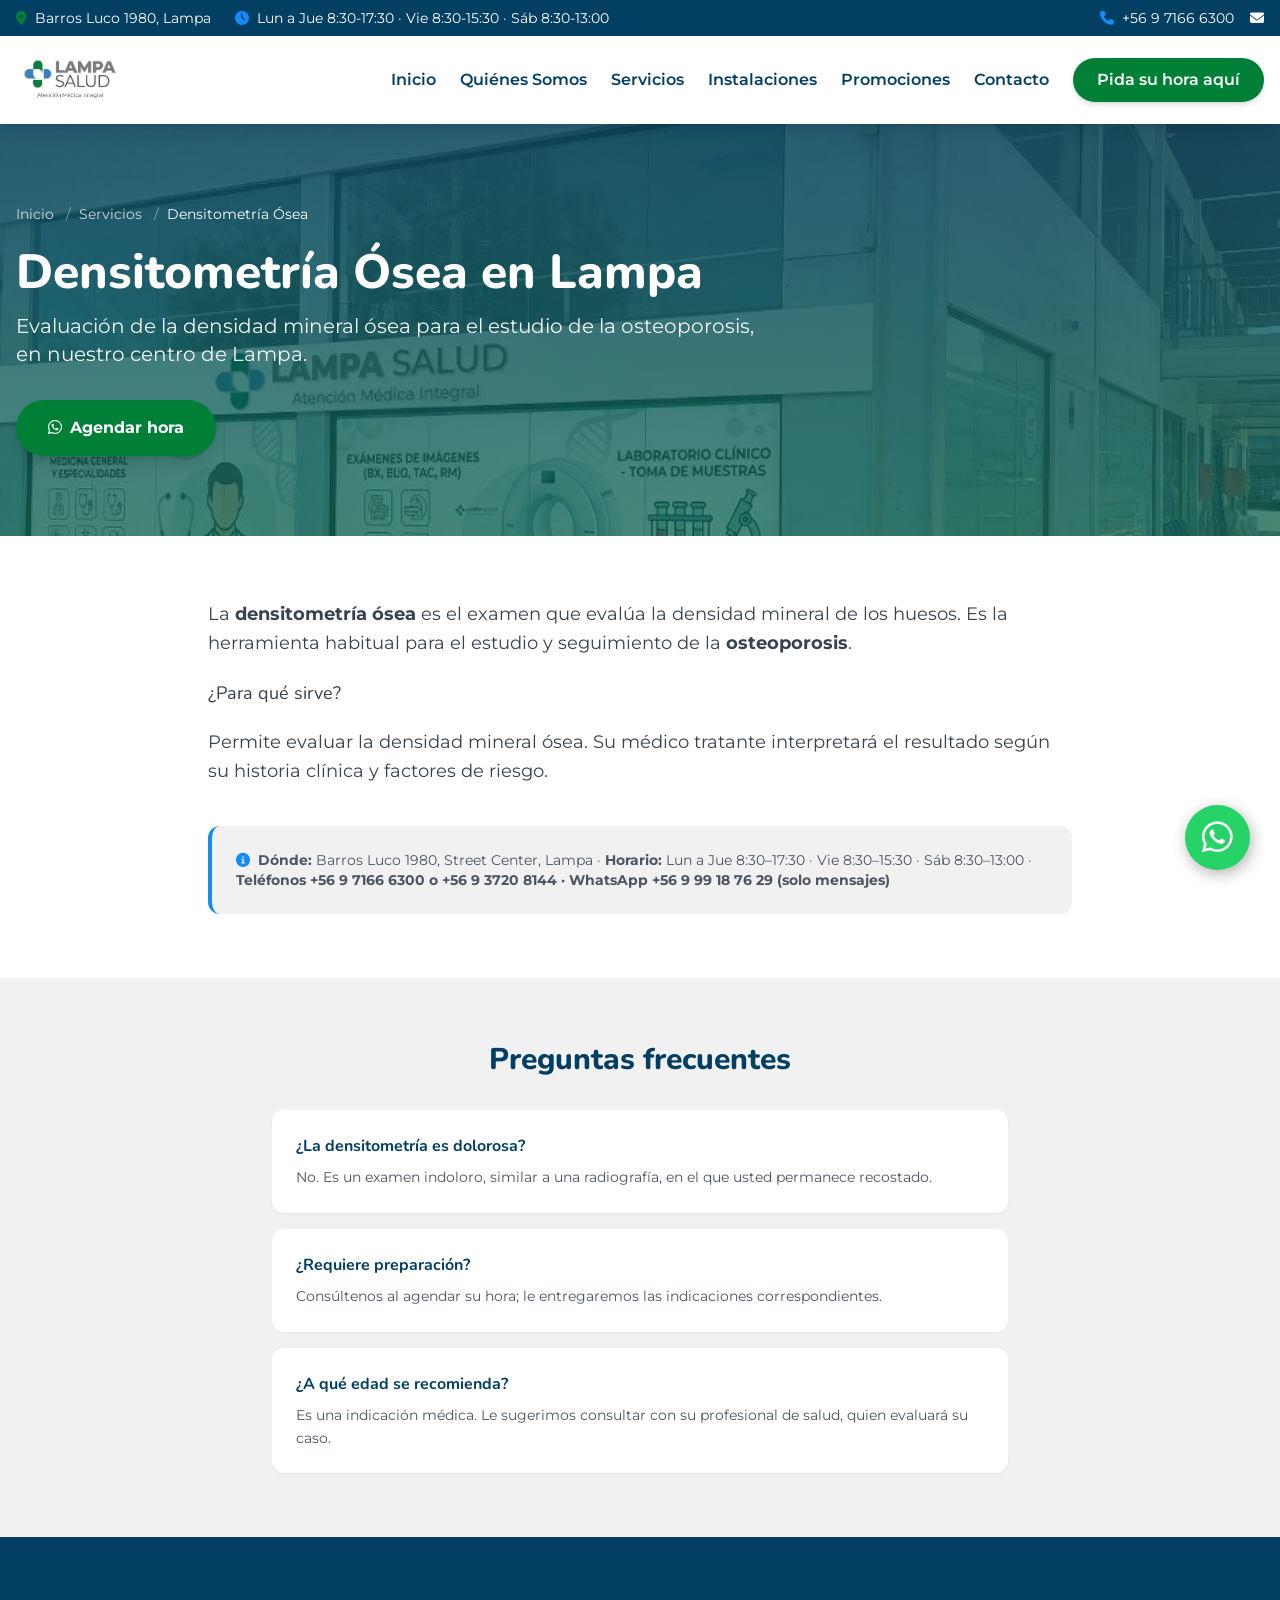
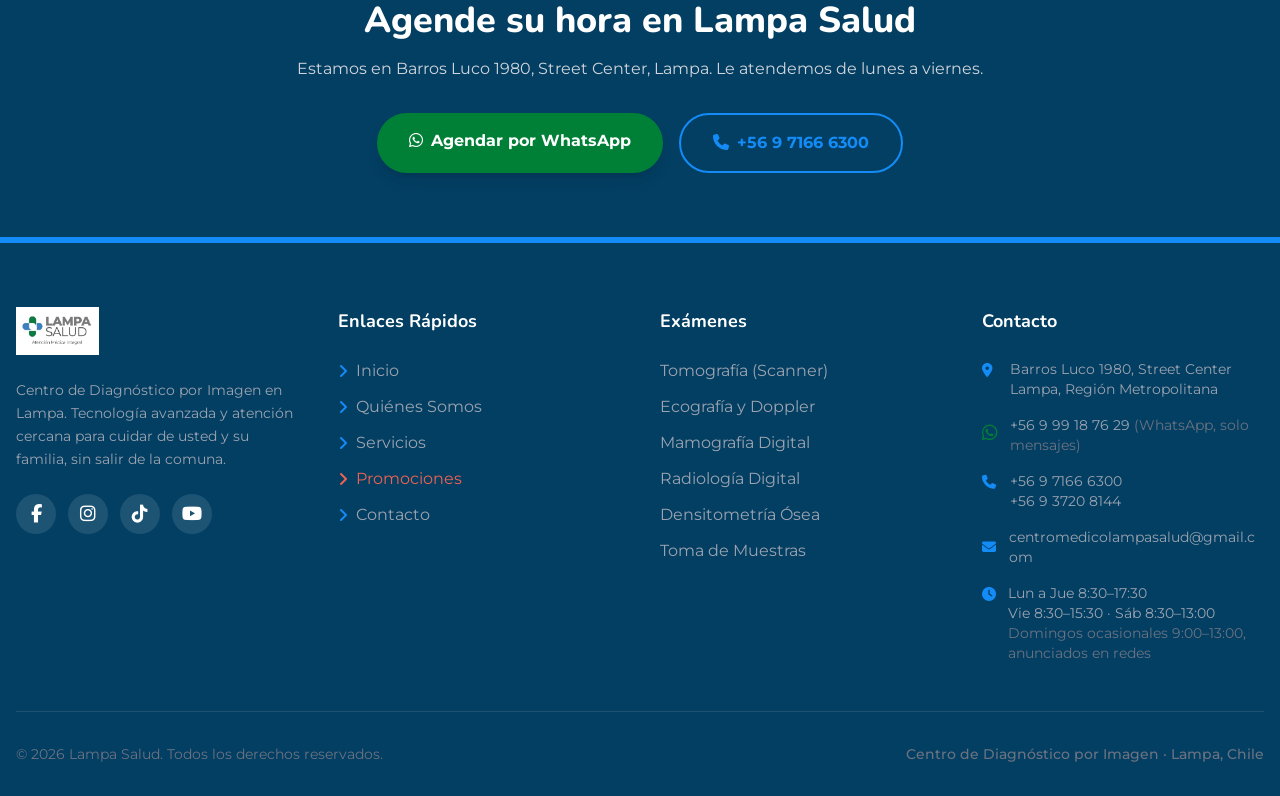
<file: densitometria-osea-lampa/index.html>
<!DOCTYPE html>
<html lang="es" class="scroll-smooth">
<head>
    <!-- Google tag (gtag.js) -->
    <script async src="https://www.googletagmanager.com/gtag/js?id=G-LSG4TNYGV"></script>
    <script>
      window.dataLayer = window.dataLayer || [];
      function gtag(){dataLayer.push(arguments);}
      gtag('js', new Date());
      gtag('config', 'G-LSG4TNYGV');
    </script>
    <meta charset="UTF-8">
    <meta name="viewport" content="width=device-width, initial-scale=1.0">
    <title>Densitometría Ósea en Lampa | Lampa Salud</title>
    <meta name="description" content="Densitometría ósea en Lampa para la evaluación de la densidad mineral ósea y el estudio de la osteoporosis. Agende su hora en Lampa Salud.">
    <link rel="canonical" href="https://lampasalud.cl/densitometria-osea-lampa/">
    <meta name="robots" content="index, follow">
    <link rel="icon" href="/favicon.ico" sizes="48x48">
    <link rel="icon" type="image/png" sizes="32x32" href="/favicon-32x32.png">
    <link rel="icon" type="image/png" sizes="16x16" href="/favicon-16x16.png">
    <link rel="apple-touch-icon" sizes="180x180" href="/apple-touch-icon.png">
    <link rel="manifest" href="/site.webmanifest">
    <meta name="theme-color" content="#033F63">

    <!-- Open Graph / WhatsApp / Redes -->
    <meta property="og:type" content="website">
    <meta property="og:url" content="https://lampasalud.cl/densitometria-osea-lampa/">
    <meta property="og:site_name" content="Lampa Salud">
    <meta property="og:title" content="Densitometría Ósea en Lampa | Lampa Salud">
    <meta property="og:description" content="Densitometría ósea en Lampa para la evaluación de la densidad mineral ósea y el estudio de la osteoporosis. Agende su hora en Lampa Salud.">
    <meta property="og:image" content="https://lampasalud.cl/assets/img/hero-inicio.jpg">
    <meta property="og:locale" content="es_CL">
    <meta name="twitter:card" content="summary_large_image">
    <meta name="twitter:title" content="Densitometría Ósea en Lampa | Lampa Salud">
    <meta name="twitter:description" content="Densitometría ósea en Lampa para la evaluación de la densidad mineral ósea y el estudio de la osteoporosis. Agende su hora en Lampa Salud.">
    <meta name="twitter:image" content="https://lampasalud.cl/assets/img/hero-inicio.jpg">

    <link rel="preconnect" href="https://fonts.googleapis.com">
    <link rel="preconnect" href="https://fonts.gstatic.com" crossorigin>
    <link rel="preconnect" href="https://cdnjs.cloudflare.com">
    <!-- Imagen principal (LCP): precargada para mejorar Core Web Vitals -->
    <link rel="preload" as="image" href="/assets/img/hero-inicio.jpg" fetchpriority="high">
    <link href="https://fonts.googleapis.com/css2?family=Montserrat:wght@300;400;500;600;700&family=Nunito:wght@400;600;700;800;900&display=swap" rel="stylesheet">
    <!-- Font Awesome cargado sin bloquear el render -->
    <link rel="preload" as="style" href="https://cdnjs.cloudflare.com/ajax/libs/font-awesome/6.4.0/css/all.min.css" onload="this.onload=null;this.rel='stylesheet'">
    <noscript><link rel="stylesheet" href="https://cdnjs.cloudflare.com/ajax/libs/font-awesome/6.4.0/css/all.min.css"></noscript>
    <link href="https://unpkg.com/aos@2.3.1/dist/aos.css" rel="stylesheet">
    <link rel="stylesheet" href="/css/styles.css">

    <script type="application/ld+json">
{
  "@context": "https://schema.org",
  "@graph": [
    {
      "@type": [
        "MedicalClinic",
        "DiagnosticLab",
        "LocalBusiness"
      ],
      "@id": "https://lampasalud.cl/#clinica",
      "name": "Lampa Salud",
      "alternateName": "Lampa Salud — Centro de Diagnóstico por Imagen",
      "url": "https://lampasalud.cl/",
      "logo": "https://lampasalud.cl/assets/img/lampa-salud.jpg",
      "image": [
        "https://lampasalud.cl/assets/img/hero-inicio.jpg",
        "https://lampasalud.cl/assets/img/tomografia-computada-y-sala-de-control.jpg",
        "https://lampasalud.cl/assets/img/recepcion-y-sala-de-espera-de-lampa-salud.jpg",
        "https://lampasalud.cl/assets/img/profesional-junto-a-equipo-de-ecografia.jpg"
      ],
      "telephone": "+56971666300",
      "contactPoint": [
        {
          "@type": "ContactPoint",
          "telephone": "+56971666300",
          "contactType": "reservations",
          "availableLanguage": [
            "es"
          ]
        },
        {
          "@type": "ContactPoint",
          "telephone": "+56937208144",
          "contactType": "reservations",
          "availableLanguage": [
            "es"
          ]
        },
        {
          "@type": "ContactPoint",
          "telephone": "+56999187629",
          "contactType": "customer service",
          "availableLanguage": [
            "es"
          ]
        }
      ],
      "email": "centromedicolampasalud@gmail.com",
      "address": {
        "@type": "PostalAddress",
        "streetAddress": "Barros Luco 1980, Street Center",
        "addressLocality": "Lampa",
        "addressRegion": "Región Metropolitana",
        "addressCountry": "CL"
      },
      "geo": {
        "@type": "GeoCoordinates",
        "latitude": -33.2841443,
        "longitude": -70.8753232
      },
      "hasMap": "https://maps.google.com/?cid=-5992990107637665610",
      "sameAs": [
        "https://maps.google.com/?cid=-5992990107637665610",
        "https://www.facebook.com/lampasalud.cl",
        "https://www.instagram.com/lampasalud/",
        "https://www.tiktok.com/@lampasalud.cl",
        "https://www.youtube.com/@LampaSalud"
      ],
      "areaServed": [
        {
          "@type": "City",
          "name": "Lampa"
        },
        {
          "@type": "AdministrativeArea",
          "name": "Región Metropolitana"
        }
      ],
      "openingHoursSpecification": [
        {
          "@type": "OpeningHoursSpecification",
          "dayOfWeek": [
            "Monday",
            "Tuesday",
            "Wednesday",
            "Thursday"
          ],
          "opens": "08:30",
          "closes": "17:30"
        },
        {
          "@type": "OpeningHoursSpecification",
          "dayOfWeek": "Friday",
          "opens": "08:30",
          "closes": "15:30"
        },
        {
          "@type": "OpeningHoursSpecification",
          "dayOfWeek": "Saturday",
          "opens": "08:30",
          "closes": "13:00"
        },
        {
          "@type": "OpeningHoursSpecification",
          "dayOfWeek": "Sunday",
          "opens": "00:00",
          "closes": "00:00"
        }
      ],
      "medicalSpecialty": [
        "Radiology",
        "PrimaryCare",
        "Cardiovascular",
        "Physiotherapy",
        "Psychiatric"
      ],
      "availableService": [
        {
          "@type": "MedicalProcedure",
          "name": "Tomografía (Scanner)",
          "url": "https://lampasalud.cl/tomografia-computada-lampa/"
        },
        {
          "@type": "MedicalProcedure",
          "name": "Ecografía y Doppler",
          "url": "https://lampasalud.cl/ecografia-lampa/"
        },
        {
          "@type": "MedicalProcedure",
          "name": "Mamografía Digital",
          "url": "https://lampasalud.cl/mamografia-lampa/"
        },
        {
          "@type": "MedicalProcedure",
          "name": "Radiología Digital",
          "url": "https://lampasalud.cl/radiologia-digital-lampa/"
        },
        {
          "@type": "MedicalProcedure",
          "name": "Densitometría Ósea",
          "url": "https://lampasalud.cl/densitometria-osea-lampa/"
        },
        {
          "@type": "MedicalProcedure",
          "name": "Toma de Muestras",
          "url": "https://lampasalud.cl/toma-de-muestras-lampa/"
        },
        {
          "@type": "MedicalProcedure",
          "name": "Consultas Médicas",
          "url": "https://lampasalud.cl/consultas-medicas-lampa/"
        },
        {
          "@type": "MedicalProcedure",
          "name": "Cardiología",
          "url": "https://lampasalud.cl/cardiologia-lampa/"
        }
      ],
      "hasOfferCatalog": {
        "@type": "OfferCatalog",
        "name": "Exámenes y servicios de diagnóstico",
        "itemListElement": [
          {
            "@type": "Offer",
            "itemOffered": {
              "@type": "MedicalProcedure",
              "name": "Tomografía (Scanner)",
              "url": "https://lampasalud.cl/tomografia-computada-lampa/"
            }
          },
          {
            "@type": "Offer",
            "itemOffered": {
              "@type": "MedicalProcedure",
              "name": "Ecografía y Doppler",
              "url": "https://lampasalud.cl/ecografia-lampa/"
            }
          },
          {
            "@type": "Offer",
            "itemOffered": {
              "@type": "MedicalProcedure",
              "name": "Mamografía Digital",
              "url": "https://lampasalud.cl/mamografia-lampa/"
            }
          },
          {
            "@type": "Offer",
            "itemOffered": {
              "@type": "MedicalProcedure",
              "name": "Radiología Digital",
              "url": "https://lampasalud.cl/radiologia-digital-lampa/"
            }
          },
          {
            "@type": "Offer",
            "itemOffered": {
              "@type": "MedicalProcedure",
              "name": "Densitometría Ósea",
              "url": "https://lampasalud.cl/densitometria-osea-lampa/"
            }
          },
          {
            "@type": "Offer",
            "itemOffered": {
              "@type": "MedicalProcedure",
              "name": "Toma de Muestras",
              "url": "https://lampasalud.cl/toma-de-muestras-lampa/"
            }
          },
          {
            "@type": "Offer",
            "itemOffered": {
              "@type": "MedicalProcedure",
              "name": "Consultas Médicas",
              "url": "https://lampasalud.cl/consultas-medicas-lampa/"
            }
          },
          {
            "@type": "Offer",
            "itemOffered": {
              "@type": "MedicalProcedure",
              "name": "Cardiología",
              "url": "https://lampasalud.cl/cardiologia-lampa/"
            }
          }
        ]
      }
    },
    {
      "@type": "MedicalProcedure",
      "name": "Densitometría Ósea en Lampa",
      "description": "Densitometría ósea en Lampa para la evaluación de la densidad mineral ósea y el estudio de la osteoporosis. Agende su hora en Lampa Salud.",
      "url": "https://lampasalud.cl/densitometria-osea-lampa/",
      "provider": {
        "@id": "https://lampasalud.cl/#clinica"
      }
    },
    {
      "@type": "FAQPage",
      "mainEntity": [
        {
          "@type": "Question",
          "name": "¿La densitometría es dolorosa?",
          "acceptedAnswer": {
            "@type": "Answer",
            "text": "No. Es un examen indoloro, similar a una radiografía, en el que usted permanece recostado."
          }
        },
        {
          "@type": "Question",
          "name": "¿Requiere preparación?",
          "acceptedAnswer": {
            "@type": "Answer",
            "text": "Consúltenos al agendar su hora; le entregaremos las indicaciones correspondientes."
          }
        },
        {
          "@type": "Question",
          "name": "¿A qué edad se recomienda?",
          "acceptedAnswer": {
            "@type": "Answer",
            "text": "Es una indicación médica. Le sugerimos consultar con su profesional de salud, quien evaluará su caso."
          }
        }
      ]
    },
    {
      "@type": "BreadcrumbList",
      "itemListElement": [
        {
          "@type": "ListItem",
          "position": 1,
          "name": "Inicio",
          "item": "https://lampasalud.cl/"
        },
        {
          "@type": "ListItem",
          "position": 2,
          "name": "Servicios",
          "item": "https://lampasalud.cl/servicios/"
        },
        {
          "@type": "ListItem",
          "position": 3,
          "name": "Densitometría Ósea en Lampa",
          "item": "https://lampasalud.cl/densitometria-osea-lampa/"
        }
      ]
    }
  ]
}
    </script>
    <!-- Metricool — seguimiento de la web (be.js) -->
    <script>function loadScript(a){var b=document.getElementsByTagName("head")[0],c=document.createElement("script");c.type="text/javascript",c.src="https://tracker.metricool.com/resources/be.js",c.onreadystatechange=a,c.onload=a,b.appendChild(c)}loadScript(function(){beTracker.t({hash:"b184ae01373670a38f610c7845b9f9ee"})});</script>
</head>
<body class="text-gray-800 antialiased overflow-x-hidden">

    <!-- Topbar -->
    <div class="bg-lsDark text-white py-2 text-sm hidden md:block">
        <div class="container mx-auto px-4 flex justify-between items-center">
            <div class="flex items-center space-x-6">
                <span><i class="fa-solid fa-location-dot text-lsGreen mr-2"></i>Barros Luco 1980, Lampa</span>
                <span><i class="fa-solid fa-clock text-lsBlue mr-2"></i>Lun a Jue 8:30-17:30 · Vie 8:30-15:30 · Sáb 8:30-13:00</span>
            </div>
            <div class="flex items-center space-x-4">
                <a href="tel:+56971666300" class="hover:text-lsBlue transition"><i class="fa-solid fa-phone text-lsBlue mr-2"></i>+56 9 7166 6300</a>
                <a href="tel:+56937208144" class="hover:text-lsBlue transition hidden xl:inline"><i class="fa-solid fa-phone text-lsBlue mr-2"></i>+56 9 3720 8144</a>
                <a href="mailto:centromedicolampasalud@gmail.com" aria-label="Correo" class="hover:text-lsBlue transition"><i class="fa-solid fa-envelope"></i></a>
            </div>
        </div>
    </div>

    <!-- Navegación -->
    <nav class="bg-white shadow-lg sticky top-0 z-50">
        <div class="container mx-auto px-4 py-3 flex justify-between items-center">
            <a href="/" class="flex items-center" aria-label="Lampa Salud - Inicio">
                <img src="/assets/img/lampa-salud.jpg" alt="Lampa Salud — Centro de Diagnóstico por Imagen en Lampa" class="h-14 lg:h-16 w-auto object-contain" width="1036" height="602">
            </a>
            <div class="hidden lg:flex items-center space-x-6 font-semibold">
                <a href="/" class="text-lsDark hover:text-lsBlue transition">Inicio</a>
                <a href="/#nosotros" class="text-lsDark hover:text-lsBlue transition">Quiénes Somos</a>
                <a href="/servicios/" class="text-lsDark hover:text-lsBlue transition">Servicios</a>
                <a href="/#galeria" class="text-lsDark hover:text-lsBlue transition">Instalaciones</a>
                <a href="/#promociones" class="text-lsDark hover:text-lsBlue transition">Promociones</a>
                <a href="/#contacto" class="text-lsDark hover:text-lsBlue transition">Contacto</a>
                <a href="https://wa.me/56999187629?text=Hola%2C%20quisiera%20agendar%20una%20hora%20en%20Lampa%20Salud." target="_blank" rel="noopener" class="bg-lsGreen hover:bg-[#006028] text-white px-6 py-2.5 rounded-full transition shadow-md">Pida su hora aquí</a>
            </div>
            <button id="mobile-menu-btn" class="lg:hidden text-lsDark text-2xl focus:outline-none" aria-label="Abrir menú"><i class="fa-solid fa-bars"></i></button>
        </div>
        <div id="mobile-menu" class="hidden lg:hidden bg-white border-t border-gray-100 absolute w-full shadow-xl">
            <div class="flex flex-col px-6 py-4 space-y-4 font-semibold">
                <a href="/" class="text-lsDark hover:text-lsBlue">Inicio</a>
                <a href="/#nosotros" class="text-lsDark hover:text-lsBlue">Quiénes Somos</a>
                <a href="/servicios/" class="text-lsDark hover:text-lsBlue">Servicios</a>
                <a href="/#galeria" class="text-lsDark hover:text-lsBlue">Instalaciones</a>
                <a href="/#promociones" class="text-lsDark hover:text-lsBlue">Promociones</a>
                <a href="/#contacto" class="text-lsDark hover:text-lsBlue">Contacto</a>
                <a href="https://wa.me/56999187629?text=Hola%2C%20quisiera%20agendar%20una%20hora%20en%20Lampa%20Salud." target="_blank" rel="noopener" class="text-lsGreen font-bold">Pida su hora aquí</a>
            </div>
        </div>
    </nav>

    <section class="hero-bg py-20">
        <div class="container mx-auto px-4 relative z-10">

            <nav aria-label="Ruta de navegación" class="text-sm text-gray-300 mb-6">
                <a href="/" class="hover:text-white">Inicio</a>
                <span class="mx-2 opacity-60">/</span><a href="/servicios/" class="hover:text-white">Servicios</a>
                <span class="mx-2 opacity-60">/</span><span class="text-white">Densitometría Ósea</span>
            </nav>
            <h1 class="text-4xl md:text-5xl font-heading font-extrabold text-white mb-4 max-w-4xl">Densitometría Ósea en Lampa</h1>
            <p class="text-lg md:text-xl text-gray-100 max-w-3xl">Evaluación de la densidad mineral ósea para el estudio de la osteoporosis, en nuestro centro de Lampa.</p>
            <a href="https://wa.me/56999187629?text=Hola%2C%20quisiera%20agendar%20una%20hora%20en%20Lampa%20Salud." target="_blank" rel="noopener" class="inline-block mt-8 bg-lsGreen hover:bg-[#006028] text-white px-8 py-4 rounded-full font-bold transition shadow-lg"><i class="fa-brands fa-whatsapp mr-2"></i>Agendar hora</a>
        </div>
    </section>

    <section class="py-16 bg-white">
        <div class="container mx-auto px-4 max-w-4xl prose-ls">
            <div class="space-y-5 text-gray-700 leading-relaxed text-lg">

      <p>La <strong>densitometría ósea</strong> es el examen que evalúa la densidad mineral de los huesos. Es la herramienta habitual para el estudio y seguimiento de la <strong>osteoporosis</strong>.</p>
      <h2>¿Para qué sirve?</h2>
      <p>Permite evaluar la densidad mineral ósea. Su médico tratante interpretará el resultado según su historia clínica y factores de riesgo.</p>
            </div>
            <div class="mt-10 p-6 bg-lsLight rounded-xl border-l-4 border-lsBlue">
                <p class="text-sm text-gray-600"><i class="fa-solid fa-circle-info text-lsBlue mr-2"></i><strong>Dónde:</strong> Barros Luco 1980, Street Center, Lampa · <strong>Horario:</strong> Lun a Jue 8:30–17:30 · Vie 8:30–15:30 · Sáb 8:30–13:00 · <strong>Teléfonos +56 9 7166 6300 o +56 9 3720 8144 · WhatsApp +56 9 99 18 76 29 (solo mensajes)</strong></p>
            </div>
        </div>
    </section>

    <section class="py-16 bg-lsLight">
        <div class="container mx-auto px-4 max-w-3xl">
            <h2 class="text-3xl font-heading font-extrabold text-lsDark mb-8 text-center">Preguntas frecuentes</h2>
            <div class="space-y-4">
                <div class="bg-white rounded-xl p-6 shadow-sm">
                    <h3 class="font-heading font-bold text-lsDark mb-2">¿La densitometría es dolorosa?</h3>
                    <p class="text-gray-600 text-sm leading-relaxed">No. Es un examen indoloro, similar a una radiografía, en el que usted permanece recostado.</p>
                </div>
                <div class="bg-white rounded-xl p-6 shadow-sm">
                    <h3 class="font-heading font-bold text-lsDark mb-2">¿Requiere preparación?</h3>
                    <p class="text-gray-600 text-sm leading-relaxed">Consúltenos al agendar su hora; le entregaremos las indicaciones correspondientes.</p>
                </div>
                <div class="bg-white rounded-xl p-6 shadow-sm">
                    <h3 class="font-heading font-bold text-lsDark mb-2">¿A qué edad se recomienda?</h3>
                    <p class="text-gray-600 text-sm leading-relaxed">Es una indicación médica. Le sugerimos consultar con su profesional de salud, quien evaluará su caso.</p>
                </div>
            </div>
        </div>
    </section>
    <section class="py-16 bg-lsDark text-white">
        <div class="container mx-auto px-4 text-center max-w-3xl">
            <h2 class="text-3xl md:text-4xl font-heading font-extrabold mb-4">Agende su hora en Lampa Salud</h2>
            <p class="text-gray-300 mb-8">Estamos en Barros Luco 1980, Street Center, Lampa. Le atendemos de lunes a viernes.</p>
            <div class="flex flex-col sm:flex-row gap-4 justify-center">
                <a href="https://wa.me/56999187629?text=Hola%2C%20quisiera%20agendar%20una%20hora%20en%20Lampa%20Salud." target="_blank" rel="noopener" class="bg-lsGreen hover:bg-[#006028] px-8 py-4 rounded-full font-bold transition shadow-lg"><i class="fa-brands fa-whatsapp mr-2"></i>Agendar por WhatsApp</a>
                <a href="tel:+56971666300" class="border-2 border-lsBlue text-lsBlue hover:bg-lsBlue hover:text-white px-8 py-4 rounded-full font-bold transition"><i class="fa-solid fa-phone mr-2"></i>+56 9 7166 6300</a>
            </div>
        </div>
    </section>
    <footer class="bg-lsDark text-white pt-16 pb-8 border-t-[6px] border-lsBlue">
        <div class="container mx-auto px-4">
            <div class="grid grid-cols-1 md:grid-cols-2 lg:grid-cols-4 gap-10 mb-12">
                <div>
                    <div class="mb-6">
                        <img src="/assets/img/lampa-salud.jpg" alt="Lampa Salud" class="h-12 w-auto object-contain" width="1036" height="602" loading="lazy">
                    </div>
                    <p class="text-gray-400 text-sm mb-6 leading-relaxed">Centro de Diagnóstico por Imagen en Lampa. Tecnología avanzada y atención cercana para cuidar de usted y su familia, sin salir de la comuna.</p>
                    <div style="display:flex;gap:12px;align-items:center" aria-label="Redes sociales de Lampa Salud">
                        <a href="https://www.facebook.com/lampasalud.cl" target="_blank" rel="noopener" aria-label="Facebook de Lampa Salud" title="Facebook @lampasalud.cl" style="width:40px;height:40px;border-radius:9999px;background:rgba(255,255,255,0.1);display:inline-flex;align-items:center;justify-content:center;color:#fff;font-size:18px" class="hover:opacity-80 transition"><i class="fa-brands fa-facebook-f"></i></a>
                        <a href="https://www.instagram.com/lampasalud/" target="_blank" rel="noopener" aria-label="Instagram de Lampa Salud" title="Instagram @lampasalud" style="width:40px;height:40px;border-radius:9999px;background:rgba(255,255,255,0.1);display:inline-flex;align-items:center;justify-content:center;color:#fff;font-size:18px" class="hover:opacity-80 transition"><i class="fa-brands fa-instagram"></i></a>
                        <a href="https://www.tiktok.com/@lampasalud.cl" target="_blank" rel="noopener" aria-label="TikTok de Lampa Salud" title="TikTok @lampasalud.cl" style="width:40px;height:40px;border-radius:9999px;background:rgba(255,255,255,0.1);display:inline-flex;align-items:center;justify-content:center;color:#fff;font-size:18px" class="hover:opacity-80 transition"><i class="fa-brands fa-tiktok"></i></a>
                        <a href="https://www.youtube.com/@LampaSalud" target="_blank" rel="noopener" aria-label="YouTube de Lampa Salud" title="YouTube @LampaSalud" style="width:40px;height:40px;border-radius:9999px;background:rgba(255,255,255,0.1);display:inline-flex;align-items:center;justify-content:center;color:#fff;font-size:18px" class="hover:opacity-80 transition"><i class="fa-brands fa-youtube"></i></a>
                    </div>
                </div>
                <div>
                    <h4 class="text-lg font-heading font-bold mb-6">Enlaces Rápidos</h4>
                    <ul class="space-y-3">
                        <li><a href="/" class="text-gray-400 hover:text-white transition flex items-center"><i class="fa-solid fa-angle-right text-lsBlue mr-2"></i> Inicio</a></li>
                        <li><a href="/#nosotros" class="text-gray-400 hover:text-white transition flex items-center"><i class="fa-solid fa-angle-right text-lsBlue mr-2"></i> Quiénes Somos</a></li>
                        <li><a href="/servicios/" class="text-gray-400 hover:text-white transition flex items-center"><i class="fa-solid fa-angle-right text-lsBlue mr-2"></i> Servicios</a></li>
                        <li><a href="/#promociones" class="text-lsCoral hover:text-white transition flex items-center"><i class="fa-solid fa-angle-right text-lsCoral mr-2"></i> Promociones</a></li>
                        <li><a href="/#contacto" class="text-gray-400 hover:text-white transition flex items-center"><i class="fa-solid fa-angle-right text-lsBlue mr-2"></i> Contacto</a></li>
                    </ul>
                </div>
                <div>
                    <h4 class="text-lg font-heading font-bold mb-6">Exámenes</h4>
                    <ul class="space-y-3">
                        <li><a href="/tomografia-computada-lampa/" class="text-gray-400 hover:text-white transition">Tomografía (Scanner)</a></li>
                        <li><a href="/ecografia-lampa/" class="text-gray-400 hover:text-white transition">Ecografía y Doppler</a></li>
                        <li><a href="/mamografia-lampa/" class="text-gray-400 hover:text-white transition">Mamografía Digital</a></li>
                        <li><a href="/radiologia-digital-lampa/" class="text-gray-400 hover:text-white transition">Radiología Digital</a></li>
                        <li><a href="/densitometria-osea-lampa/" class="text-gray-400 hover:text-white transition">Densitometría Ósea</a></li>
                        <li><a href="/toma-de-muestras-lampa/" class="text-gray-400 hover:text-white transition">Toma de Muestras</a></li>
                    </ul>
                </div>
                <div>
                    <h4 class="text-lg font-heading font-bold mb-6">Contacto</h4>
                    <ul class="space-y-4 text-sm text-gray-400">
                        <li class="flex items-start"><i class="fa-solid fa-location-dot mt-1 text-lsBlue mr-3 w-4"></i><span>Barros Luco 1980, Street Center<br>Lampa, Región Metropolitana</span></li>
                        <li class="flex items-start"><i class="fa-brands fa-whatsapp mt-1 text-lsGreen mr-3 w-4 text-lg"></i><span><a href="https://wa.me/56999187629?text=Hola%2C%20quisiera%20agendar%20una%20hora%20en%20Lampa%20Salud." target="_blank" rel="noopener" class="hover:text-white">+56 9 99 18 76 29</a> <span class="text-gray-500">(WhatsApp, solo mensajes)</span></span></li>
                        <li class="flex items-start"><i class="fa-solid fa-phone mt-1 text-lsBlue mr-3 w-4"></i><span><a href="tel:+56971666300" class="hover:text-white">+56 9 7166 6300</a><br><a href="tel:+56937208144" class="hover:text-white">+56 9 3720 8144</a></span></li>
                        <li class="flex items-center"><i class="fa-solid fa-envelope text-lsBlue mr-3 w-4"></i><a href="mailto:centromedicolampasalud@gmail.com" class="hover:text-white break-all">centromedicolampasalud@gmail.com</a></li>
                        <li class="flex items-start"><i class="fa-solid fa-clock mt-1 text-lsBlue mr-3 w-4"></i><span>Lun a Jue 8:30–17:30<br>Vie 8:30–15:30 · Sáb 8:30–13:00<br><span class="text-gray-500">Domingos ocasionales 9:00–13:00, anunciados en redes</span></span></li>
                    </ul>
                </div>
            </div>
            <div class="border-t border-white/10 pt-8 flex flex-col md:flex-row justify-between items-center text-sm text-gray-500">
                <p>&copy; 2026 Lampa Salud. Todos los derechos reservados.</p>
                <p class="mt-2 md:mt-0 font-medium">Centro de Diagnóstico por Imagen · Lampa, Chile</p>
            </div>
        </div>
    </footer>

    <a href="https://wa.me/56999187629?text=Hola%2C%20quisiera%20hacer%20una%20consulta%20con%20Lampa%20Salud." target="_blank" rel="noopener" class="floating-whatsapp" aria-label="Escríbenos por WhatsApp">
        <i class="fa-brands fa-whatsapp"></i>
    </a>

    <script src="https://unpkg.com/aos@2.3.1/dist/aos.js"></script>

    <script src="https://unpkg.com/aos@2.3.1/dist/aos.js"></script>
    <script>
        AOS.init({ once: true, offset: 50, duration: 800 });
        const btn = document.getElementById('mobile-menu-btn');
        const menu = document.getElementById('mobile-menu');
        if (btn && menu) {
            btn.addEventListener('click', () => { menu.classList.toggle('hidden'); });
            menu.querySelectorAll('a').forEach(link => {
                link.addEventListener('click', () => { menu.classList.add('hidden'); });
            });
        }

        // El formulario envía el correo por FormSubmit y abre WhatsApp como respaldo inmediato.
        const contactForm = document.querySelector('[data-contact-form]');
        if (contactForm) {
            contactForm.addEventListener('submit', async (event) => {
                event.preventDefault();
                const submitButton = contactForm.querySelector('[data-submit-button]');
                const status = contactForm.querySelector('[data-form-status]');
                const formData = new FormData(contactForm);
                const name = formData.get('Nombre')?.toString().trim() || '';
                const phone = formData.get('Telefono')?.toString().trim() || '';
                const service = formData.get('Servicio')?.toString().trim() || 'Consulta general';
                const message = formData.get('Mensaje')?.toString().trim() || '';
                const whatsappText = [
                    'Hola, quiero hacer una solicitud en Lampa Salud.',
                    `Nombre: ${name}`,
                    `Teléfono: ${phone}`,
                    `Servicio: ${service}`,
                    message ? `Mensaje: ${message}` : ''
                ].filter(Boolean).join('\n');
                const whatsappUrl = `https://wa.me/56999187629?text=${encodeURIComponent(whatsappText)}`;

                // Abrir WhatsApp dentro del gesto del usuario evita bloqueos del navegador.
                window.open(whatsappUrl, '_blank', 'noopener,noreferrer');
                submitButton.disabled = true;
                submitButton.classList.add('opacity-60', 'cursor-wait');
                submitButton.textContent = 'Enviando...';
                status.className = 'hidden text-sm font-semibold rounded-xl px-4 py-3';

                try {
                    const response = await fetch(contactForm.action, {
                        method: 'POST',
                        body: formData,
                        headers: { Accept: 'application/json' }
                    });
                    if (!response.ok) throw new Error('FormSubmit respondió con error');
                    status.textContent = 'Solicitud enviada. WhatsApp también fue abierto para continuar la atención.';
                    status.className = 'text-sm font-semibold rounded-xl px-4 py-3 bg-green-100 text-green-800';
                    contactForm.reset();
                } catch (error) {
                    status.textContent = 'WhatsApp fue abierto, pero no pudimos enviar el correo. Puedes continuar por WhatsApp.';
                    status.className = 'text-sm font-semibold rounded-xl px-4 py-3 bg-yellow-100 text-yellow-800';
                    console.error(error);
                } finally {
                    submitButton.disabled = false;
                    submitButton.classList.remove('opacity-60', 'cursor-wait');
                    submitButton.textContent = 'Enviar Solicitud';
                }
            });
        }
    </script>
    <script>
        // MVP seguro: identificación inicial y derivación humana; no consulta ni escribe en SACMED.
        const assistantForm = document.querySelector('[data-assistant-form]');
        if (assistantForm) {
            assistantForm.addEventListener('submit', (event) => {
                event.preventDefault();
                const data = new FormData(assistantForm);
                const text = [
                    'Hola, necesito orientación de Lampa Salud.',
                    `Nombre: ${data.get('assistantName')}`,
                    `Teléfono: ${data.get('assistantPhone')}`,
                    `Motivo: ${data.get('assistantReason')}`,
                    'Aún no solicito agendamiento automático.'
                ].join('\n');
                const url = `https://wa.me/56999187629?text=${encodeURIComponent(text)}`;
                window.open(url, '_blank', 'noopener,noreferrer');
                const status = assistantForm.querySelector('[data-assistant-status]');
                status.textContent = 'WhatsApp fue abierto. Nuestro equipo continuará la atención.';
                status.className = 'text-sm font-semibold rounded-xl px-4 py-3 bg-green-100 text-green-800';
            });
        }
    </script>
</body>
</html>
</file>
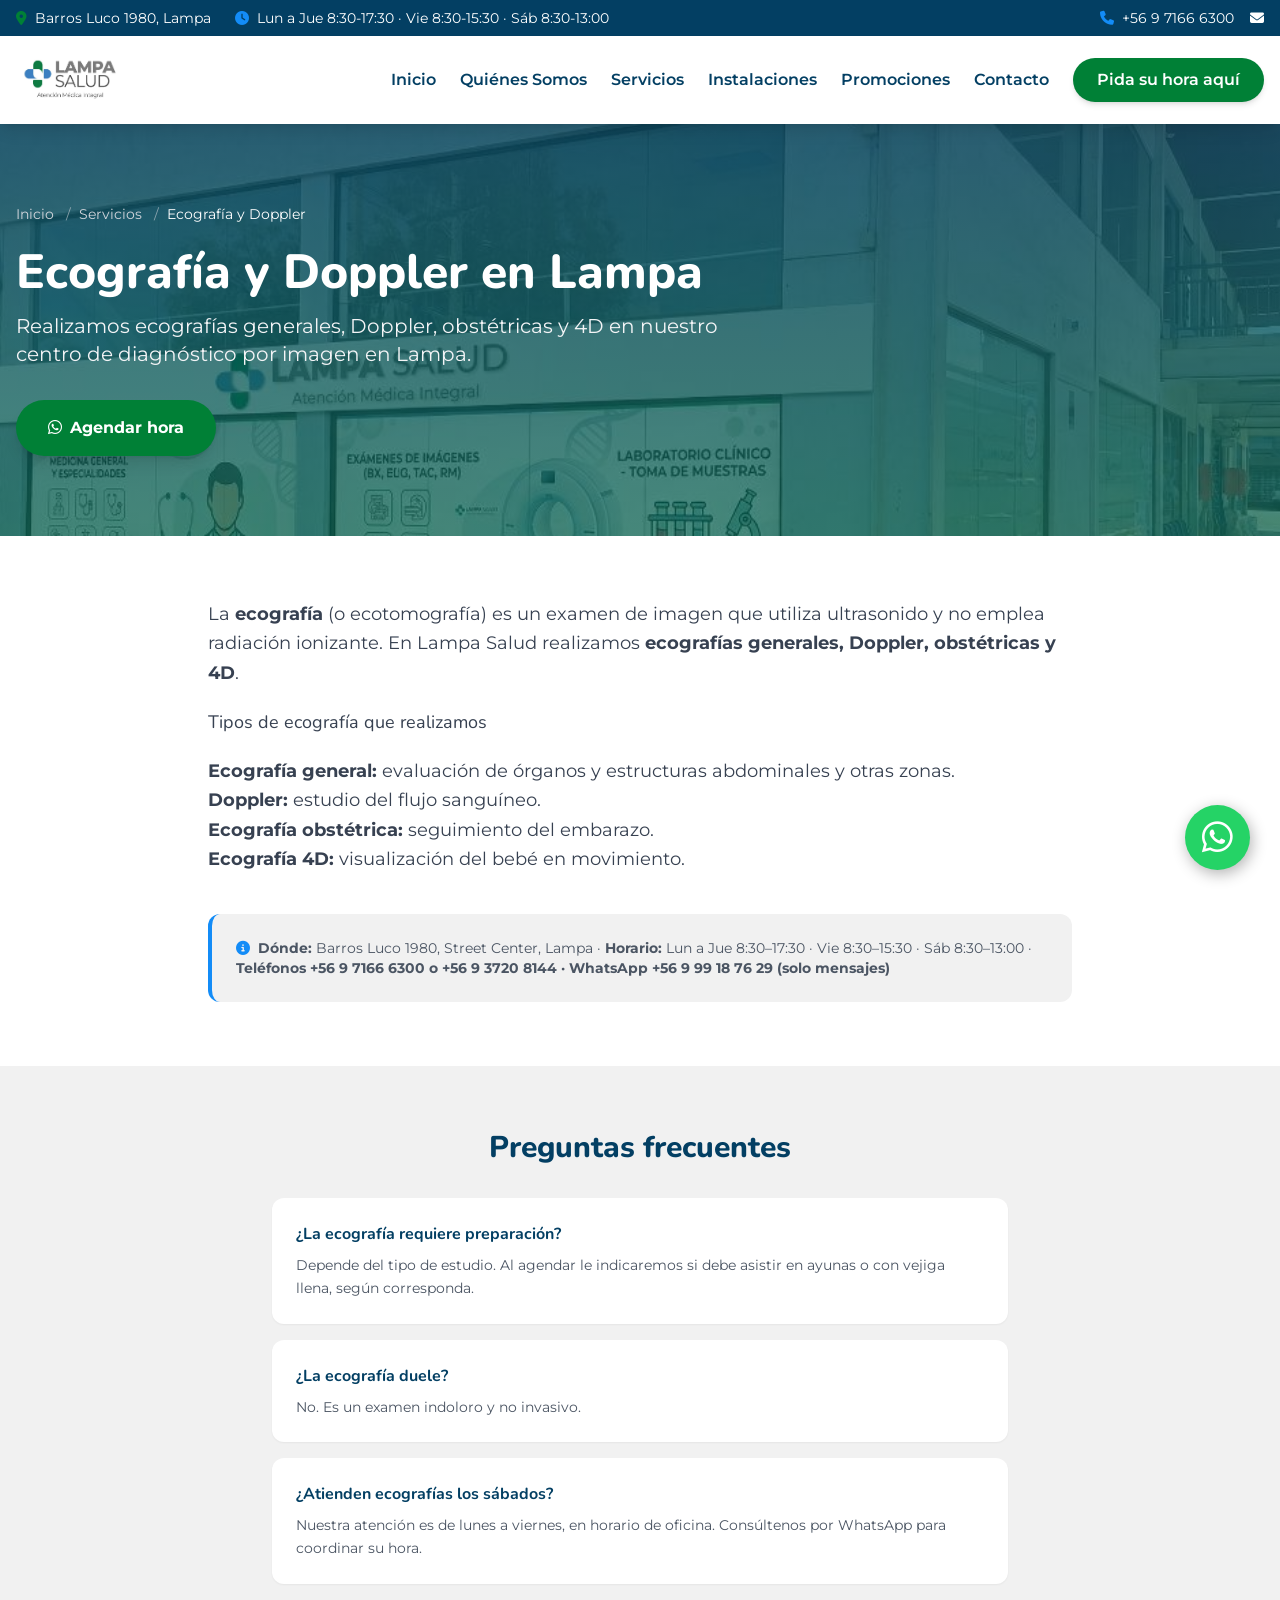
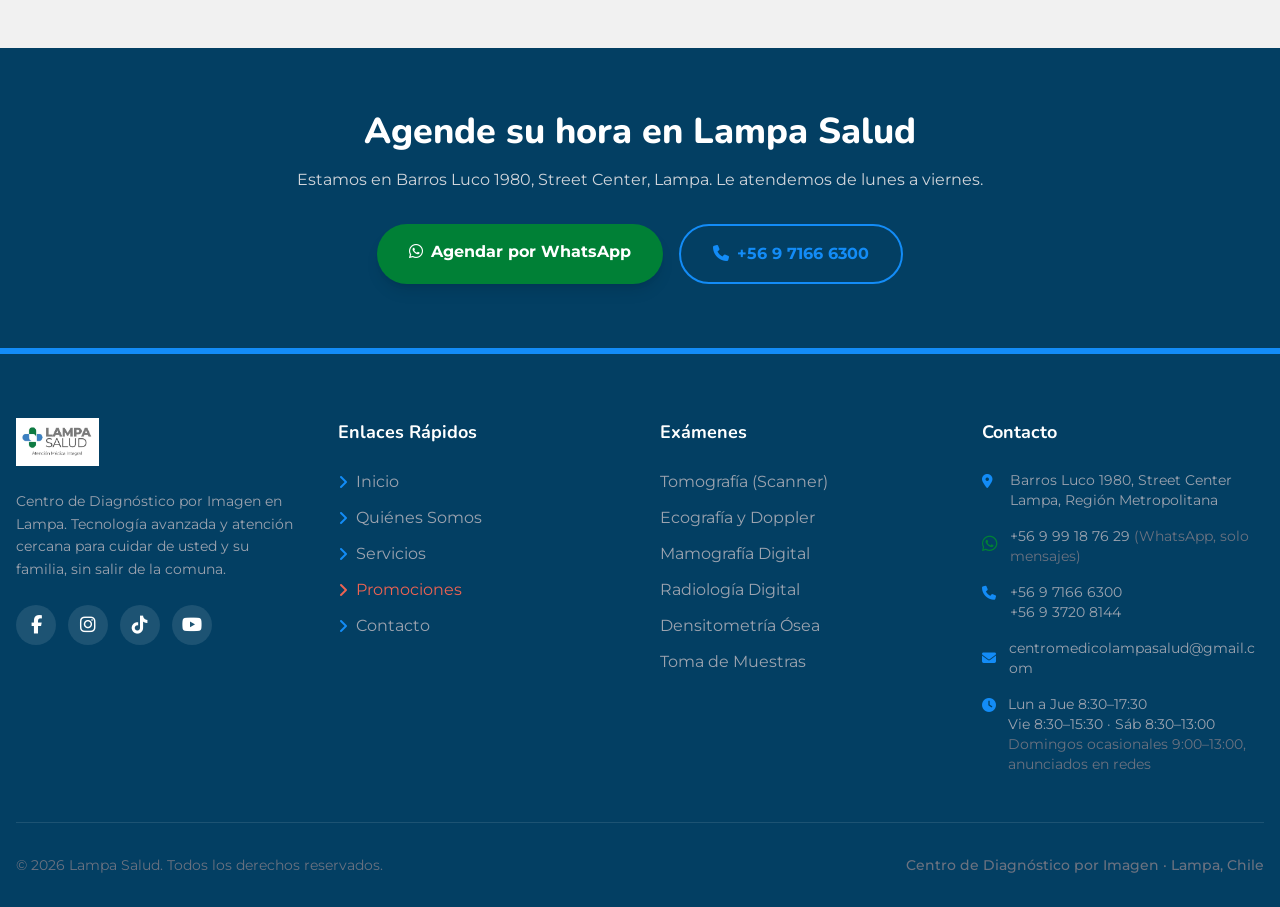
<file: ecografia-lampa/index.html>
<!DOCTYPE html>
<html lang="es" class="scroll-smooth">
<head>
    <!-- Google tag (gtag.js) -->
    <script async src="https://www.googletagmanager.com/gtag/js?id=G-LSG4TNYGV"></script>
    <script>
      window.dataLayer = window.dataLayer || [];
      function gtag(){dataLayer.push(arguments);}
      gtag('js', new Date());
      gtag('config', 'G-LSG4TNYGV');
    </script>
    <meta charset="UTF-8">
    <meta name="viewport" content="width=device-width, initial-scale=1.0">
    <title>Ecografía, Doppler y Ecografía 4D en Lampa | Lampa Salud</title>
    <meta name="description" content="Ecografías generales, Doppler, obstétricas y 4D en Lampa. Diagnóstico por imagen con atención cercana. Agende su hora en Lampa Salud.">
    <link rel="canonical" href="https://lampasalud.cl/ecografia-lampa/">
    <meta name="robots" content="index, follow">
    <link rel="icon" href="/favicon.ico" sizes="48x48">
    <link rel="icon" type="image/png" sizes="32x32" href="/favicon-32x32.png">
    <link rel="icon" type="image/png" sizes="16x16" href="/favicon-16x16.png">
    <link rel="apple-touch-icon" sizes="180x180" href="/apple-touch-icon.png">
    <link rel="manifest" href="/site.webmanifest">
    <meta name="theme-color" content="#033F63">

    <!-- Open Graph / WhatsApp / Redes -->
    <meta property="og:type" content="website">
    <meta property="og:url" content="https://lampasalud.cl/ecografia-lampa/">
    <meta property="og:site_name" content="Lampa Salud">
    <meta property="og:title" content="Ecografía, Doppler y Ecografía 4D en Lampa | Lampa Salud">
    <meta property="og:description" content="Ecografías generales, Doppler, obstétricas y 4D en Lampa. Diagnóstico por imagen con atención cercana. Agende su hora en Lampa Salud.">
    <meta property="og:image" content="https://lampasalud.cl/assets/img/hero-inicio.jpg">
    <meta property="og:locale" content="es_CL">
    <meta name="twitter:card" content="summary_large_image">
    <meta name="twitter:title" content="Ecografía, Doppler y Ecografía 4D en Lampa | Lampa Salud">
    <meta name="twitter:description" content="Ecografías generales, Doppler, obstétricas y 4D en Lampa. Diagnóstico por imagen con atención cercana. Agende su hora en Lampa Salud.">
    <meta name="twitter:image" content="https://lampasalud.cl/assets/img/hero-inicio.jpg">

    <link rel="preconnect" href="https://fonts.googleapis.com">
    <link rel="preconnect" href="https://fonts.gstatic.com" crossorigin>
    <link rel="preconnect" href="https://cdnjs.cloudflare.com">
    <!-- Imagen principal (LCP): precargada para mejorar Core Web Vitals -->
    <link rel="preload" as="image" href="/assets/img/hero-inicio.jpg" fetchpriority="high">
    <link href="https://fonts.googleapis.com/css2?family=Montserrat:wght@300;400;500;600;700&family=Nunito:wght@400;600;700;800;900&display=swap" rel="stylesheet">
    <!-- Font Awesome cargado sin bloquear el render -->
    <link rel="preload" as="style" href="https://cdnjs.cloudflare.com/ajax/libs/font-awesome/6.4.0/css/all.min.css" onload="this.onload=null;this.rel='stylesheet'">
    <noscript><link rel="stylesheet" href="https://cdnjs.cloudflare.com/ajax/libs/font-awesome/6.4.0/css/all.min.css"></noscript>
    <link href="https://unpkg.com/aos@2.3.1/dist/aos.css" rel="stylesheet">
    <link rel="stylesheet" href="/css/styles.css">

    <script type="application/ld+json">
{
  "@context": "https://schema.org",
  "@graph": [
    {
      "@type": [
        "MedicalClinic",
        "DiagnosticLab",
        "LocalBusiness"
      ],
      "@id": "https://lampasalud.cl/#clinica",
      "name": "Lampa Salud",
      "alternateName": "Lampa Salud — Centro de Diagnóstico por Imagen",
      "url": "https://lampasalud.cl/",
      "logo": "https://lampasalud.cl/assets/img/lampa-salud.jpg",
      "image": [
        "https://lampasalud.cl/assets/img/hero-inicio.jpg",
        "https://lampasalud.cl/assets/img/tomografia-computada-y-sala-de-control.jpg",
        "https://lampasalud.cl/assets/img/recepcion-y-sala-de-espera-de-lampa-salud.jpg",
        "https://lampasalud.cl/assets/img/profesional-junto-a-equipo-de-ecografia.jpg"
      ],
      "telephone": "+56971666300",
      "contactPoint": [
        {
          "@type": "ContactPoint",
          "telephone": "+56971666300",
          "contactType": "reservations",
          "availableLanguage": [
            "es"
          ]
        },
        {
          "@type": "ContactPoint",
          "telephone": "+56937208144",
          "contactType": "reservations",
          "availableLanguage": [
            "es"
          ]
        },
        {
          "@type": "ContactPoint",
          "telephone": "+56999187629",
          "contactType": "customer service",
          "availableLanguage": [
            "es"
          ]
        }
      ],
      "email": "centromedicolampasalud@gmail.com",
      "address": {
        "@type": "PostalAddress",
        "streetAddress": "Barros Luco 1980, Street Center",
        "addressLocality": "Lampa",
        "addressRegion": "Región Metropolitana",
        "addressCountry": "CL"
      },
      "geo": {
        "@type": "GeoCoordinates",
        "latitude": -33.2841443,
        "longitude": -70.8753232
      },
      "hasMap": "https://maps.google.com/?cid=-5992990107637665610",
      "sameAs": [
        "https://maps.google.com/?cid=-5992990107637665610",
        "https://www.facebook.com/lampasalud.cl",
        "https://www.instagram.com/lampasalud/",
        "https://www.tiktok.com/@lampasalud.cl",
        "https://www.youtube.com/@LampaSalud"
      ],
      "areaServed": [
        {
          "@type": "City",
          "name": "Lampa"
        },
        {
          "@type": "AdministrativeArea",
          "name": "Región Metropolitana"
        }
      ],
      "openingHoursSpecification": [
        {
          "@type": "OpeningHoursSpecification",
          "dayOfWeek": [
            "Monday",
            "Tuesday",
            "Wednesday",
            "Thursday"
          ],
          "opens": "08:30",
          "closes": "17:30"
        },
        {
          "@type": "OpeningHoursSpecification",
          "dayOfWeek": "Friday",
          "opens": "08:30",
          "closes": "15:30"
        },
        {
          "@type": "OpeningHoursSpecification",
          "dayOfWeek": "Saturday",
          "opens": "08:30",
          "closes": "13:00"
        },
        {
          "@type": "OpeningHoursSpecification",
          "dayOfWeek": "Sunday",
          "opens": "00:00",
          "closes": "00:00"
        }
      ],
      "medicalSpecialty": [
        "Radiology",
        "PrimaryCare",
        "Cardiovascular",
        "Physiotherapy",
        "Psychiatric"
      ],
      "availableService": [
        {
          "@type": "MedicalProcedure",
          "name": "Tomografía (Scanner)",
          "url": "https://lampasalud.cl/tomografia-computada-lampa/"
        },
        {
          "@type": "MedicalProcedure",
          "name": "Ecografía y Doppler",
          "url": "https://lampasalud.cl/ecografia-lampa/"
        },
        {
          "@type": "MedicalProcedure",
          "name": "Mamografía Digital",
          "url": "https://lampasalud.cl/mamografia-lampa/"
        },
        {
          "@type": "MedicalProcedure",
          "name": "Radiología Digital",
          "url": "https://lampasalud.cl/radiologia-digital-lampa/"
        },
        {
          "@type": "MedicalProcedure",
          "name": "Densitometría Ósea",
          "url": "https://lampasalud.cl/densitometria-osea-lampa/"
        },
        {
          "@type": "MedicalProcedure",
          "name": "Toma de Muestras",
          "url": "https://lampasalud.cl/toma-de-muestras-lampa/"
        },
        {
          "@type": "MedicalProcedure",
          "name": "Consultas Médicas",
          "url": "https://lampasalud.cl/consultas-medicas-lampa/"
        },
        {
          "@type": "MedicalProcedure",
          "name": "Cardiología",
          "url": "https://lampasalud.cl/cardiologia-lampa/"
        }
      ],
      "hasOfferCatalog": {
        "@type": "OfferCatalog",
        "name": "Exámenes y servicios de diagnóstico",
        "itemListElement": [
          {
            "@type": "Offer",
            "itemOffered": {
              "@type": "MedicalProcedure",
              "name": "Tomografía (Scanner)",
              "url": "https://lampasalud.cl/tomografia-computada-lampa/"
            }
          },
          {
            "@type": "Offer",
            "itemOffered": {
              "@type": "MedicalProcedure",
              "name": "Ecografía y Doppler",
              "url": "https://lampasalud.cl/ecografia-lampa/"
            }
          },
          {
            "@type": "Offer",
            "itemOffered": {
              "@type": "MedicalProcedure",
              "name": "Mamografía Digital",
              "url": "https://lampasalud.cl/mamografia-lampa/"
            }
          },
          {
            "@type": "Offer",
            "itemOffered": {
              "@type": "MedicalProcedure",
              "name": "Radiología Digital",
              "url": "https://lampasalud.cl/radiologia-digital-lampa/"
            }
          },
          {
            "@type": "Offer",
            "itemOffered": {
              "@type": "MedicalProcedure",
              "name": "Densitometría Ósea",
              "url": "https://lampasalud.cl/densitometria-osea-lampa/"
            }
          },
          {
            "@type": "Offer",
            "itemOffered": {
              "@type": "MedicalProcedure",
              "name": "Toma de Muestras",
              "url": "https://lampasalud.cl/toma-de-muestras-lampa/"
            }
          },
          {
            "@type": "Offer",
            "itemOffered": {
              "@type": "MedicalProcedure",
              "name": "Consultas Médicas",
              "url": "https://lampasalud.cl/consultas-medicas-lampa/"
            }
          },
          {
            "@type": "Offer",
            "itemOffered": {
              "@type": "MedicalProcedure",
              "name": "Cardiología",
              "url": "https://lampasalud.cl/cardiologia-lampa/"
            }
          }
        ]
      }
    },
    {
      "@type": "MedicalProcedure",
      "name": "Ecografía y Doppler en Lampa",
      "description": "Ecografías generales, Doppler, obstétricas y 4D en Lampa. Diagnóstico por imagen con atención cercana. Agende su hora en Lampa Salud.",
      "url": "https://lampasalud.cl/ecografia-lampa/",
      "provider": {
        "@id": "https://lampasalud.cl/#clinica"
      }
    },
    {
      "@type": "FAQPage",
      "mainEntity": [
        {
          "@type": "Question",
          "name": "¿La ecografía requiere preparación?",
          "acceptedAnswer": {
            "@type": "Answer",
            "text": "Depende del tipo de estudio. Al agendar le indicaremos si debe asistir en ayunas o con vejiga llena, según corresponda."
          }
        },
        {
          "@type": "Question",
          "name": "¿La ecografía duele?",
          "acceptedAnswer": {
            "@type": "Answer",
            "text": "No. Es un examen indoloro y no invasivo."
          }
        },
        {
          "@type": "Question",
          "name": "¿Atienden ecografías los sábados?",
          "acceptedAnswer": {
            "@type": "Answer",
            "text": "Nuestra atención es de lunes a viernes, en horario de oficina. Consúltenos por WhatsApp para coordinar su hora."
          }
        }
      ]
    },
    {
      "@type": "BreadcrumbList",
      "itemListElement": [
        {
          "@type": "ListItem",
          "position": 1,
          "name": "Inicio",
          "item": "https://lampasalud.cl/"
        },
        {
          "@type": "ListItem",
          "position": 2,
          "name": "Servicios",
          "item": "https://lampasalud.cl/servicios/"
        },
        {
          "@type": "ListItem",
          "position": 3,
          "name": "Ecografía y Doppler en Lampa",
          "item": "https://lampasalud.cl/ecografia-lampa/"
        }
      ]
    }
  ]
}
    </script>
    <!-- Metricool — seguimiento de la web (be.js) -->
    <script>function loadScript(a){var b=document.getElementsByTagName("head")[0],c=document.createElement("script");c.type="text/javascript",c.src="https://tracker.metricool.com/resources/be.js",c.onreadystatechange=a,c.onload=a,b.appendChild(c)}loadScript(function(){beTracker.t({hash:"b184ae01373670a38f610c7845b9f9ee"})});</script>
</head>
<body class="text-gray-800 antialiased overflow-x-hidden">

    <!-- Topbar -->
    <div class="bg-lsDark text-white py-2 text-sm hidden md:block">
        <div class="container mx-auto px-4 flex justify-between items-center">
            <div class="flex items-center space-x-6">
                <span><i class="fa-solid fa-location-dot text-lsGreen mr-2"></i>Barros Luco 1980, Lampa</span>
                <span><i class="fa-solid fa-clock text-lsBlue mr-2"></i>Lun a Jue 8:30-17:30 · Vie 8:30-15:30 · Sáb 8:30-13:00</span>
            </div>
            <div class="flex items-center space-x-4">
                <a href="tel:+56971666300" class="hover:text-lsBlue transition"><i class="fa-solid fa-phone text-lsBlue mr-2"></i>+56 9 7166 6300</a>
                <a href="tel:+56937208144" class="hover:text-lsBlue transition hidden xl:inline"><i class="fa-solid fa-phone text-lsBlue mr-2"></i>+56 9 3720 8144</a>
                <a href="mailto:centromedicolampasalud@gmail.com" aria-label="Correo" class="hover:text-lsBlue transition"><i class="fa-solid fa-envelope"></i></a>
            </div>
        </div>
    </div>

    <!-- Navegación -->
    <nav class="bg-white shadow-lg sticky top-0 z-50">
        <div class="container mx-auto px-4 py-3 flex justify-between items-center">
            <a href="/" class="flex items-center" aria-label="Lampa Salud - Inicio">
                <img src="/assets/img/lampa-salud.jpg" alt="Lampa Salud — Centro de Diagnóstico por Imagen en Lampa" class="h-14 lg:h-16 w-auto object-contain" width="1036" height="602">
            </a>
            <div class="hidden lg:flex items-center space-x-6 font-semibold">
                <a href="/" class="text-lsDark hover:text-lsBlue transition">Inicio</a>
                <a href="/#nosotros" class="text-lsDark hover:text-lsBlue transition">Quiénes Somos</a>
                <a href="/servicios/" class="text-lsDark hover:text-lsBlue transition">Servicios</a>
                <a href="/#galeria" class="text-lsDark hover:text-lsBlue transition">Instalaciones</a>
                <a href="/#promociones" class="text-lsDark hover:text-lsBlue transition">Promociones</a>
                <a href="/#contacto" class="text-lsDark hover:text-lsBlue transition">Contacto</a>
                <a href="https://wa.me/56999187629?text=Hola%2C%20quisiera%20agendar%20una%20hora%20en%20Lampa%20Salud." target="_blank" rel="noopener" class="bg-lsGreen hover:bg-[#006028] text-white px-6 py-2.5 rounded-full transition shadow-md">Pida su hora aquí</a>
            </div>
            <button id="mobile-menu-btn" class="lg:hidden text-lsDark text-2xl focus:outline-none" aria-label="Abrir menú"><i class="fa-solid fa-bars"></i></button>
        </div>
        <div id="mobile-menu" class="hidden lg:hidden bg-white border-t border-gray-100 absolute w-full shadow-xl">
            <div class="flex flex-col px-6 py-4 space-y-4 font-semibold">
                <a href="/" class="text-lsDark hover:text-lsBlue">Inicio</a>
                <a href="/#nosotros" class="text-lsDark hover:text-lsBlue">Quiénes Somos</a>
                <a href="/servicios/" class="text-lsDark hover:text-lsBlue">Servicios</a>
                <a href="/#galeria" class="text-lsDark hover:text-lsBlue">Instalaciones</a>
                <a href="/#promociones" class="text-lsDark hover:text-lsBlue">Promociones</a>
                <a href="/#contacto" class="text-lsDark hover:text-lsBlue">Contacto</a>
                <a href="https://wa.me/56999187629?text=Hola%2C%20quisiera%20agendar%20una%20hora%20en%20Lampa%20Salud." target="_blank" rel="noopener" class="text-lsGreen font-bold">Pida su hora aquí</a>
            </div>
        </div>
    </nav>

    <section class="hero-bg py-20">
        <div class="container mx-auto px-4 relative z-10">

            <nav aria-label="Ruta de navegación" class="text-sm text-gray-300 mb-6">
                <a href="/" class="hover:text-white">Inicio</a>
                <span class="mx-2 opacity-60">/</span><a href="/servicios/" class="hover:text-white">Servicios</a>
                <span class="mx-2 opacity-60">/</span><span class="text-white">Ecografía y Doppler</span>
            </nav>
            <h1 class="text-4xl md:text-5xl font-heading font-extrabold text-white mb-4 max-w-4xl">Ecografía y Doppler en Lampa</h1>
            <p class="text-lg md:text-xl text-gray-100 max-w-3xl">Realizamos ecografías generales, Doppler, obstétricas y 4D en nuestro centro de diagnóstico por imagen en Lampa.</p>
            <a href="https://wa.me/56999187629?text=Hola%2C%20quisiera%20agendar%20una%20hora%20en%20Lampa%20Salud." target="_blank" rel="noopener" class="inline-block mt-8 bg-lsGreen hover:bg-[#006028] text-white px-8 py-4 rounded-full font-bold transition shadow-lg"><i class="fa-brands fa-whatsapp mr-2"></i>Agendar hora</a>
        </div>
    </section>

    <section class="py-16 bg-white">
        <div class="container mx-auto px-4 max-w-4xl prose-ls">
            <div class="space-y-5 text-gray-700 leading-relaxed text-lg">

      <p>La <strong>ecografía</strong> (o ecotomografía) es un examen de imagen que utiliza ultrasonido y no emplea radiación ionizante. En Lampa Salud realizamos <strong>ecografías generales, Doppler, obstétricas y 4D</strong>.</p>
      <h2>Tipos de ecografía que realizamos</h2>
      <ul>
        <li><strong>Ecografía general:</strong> evaluación de órganos y estructuras abdominales y otras zonas.</li>
        <li><strong>Doppler:</strong> estudio del flujo sanguíneo.</li>
        <li><strong>Ecografía obstétrica:</strong> seguimiento del embarazo.</li>
        <li><strong>Ecografía 4D:</strong> visualización del bebé en movimiento.</li>
      </ul>
            </div>
            <div class="mt-10 p-6 bg-lsLight rounded-xl border-l-4 border-lsBlue">
                <p class="text-sm text-gray-600"><i class="fa-solid fa-circle-info text-lsBlue mr-2"></i><strong>Dónde:</strong> Barros Luco 1980, Street Center, Lampa · <strong>Horario:</strong> Lun a Jue 8:30–17:30 · Vie 8:30–15:30 · Sáb 8:30–13:00 · <strong>Teléfonos +56 9 7166 6300 o +56 9 3720 8144 · WhatsApp +56 9 99 18 76 29 (solo mensajes)</strong></p>
            </div>
        </div>
    </section>

    <section class="py-16 bg-lsLight">
        <div class="container mx-auto px-4 max-w-3xl">
            <h2 class="text-3xl font-heading font-extrabold text-lsDark mb-8 text-center">Preguntas frecuentes</h2>
            <div class="space-y-4">
                <div class="bg-white rounded-xl p-6 shadow-sm">
                    <h3 class="font-heading font-bold text-lsDark mb-2">¿La ecografía requiere preparación?</h3>
                    <p class="text-gray-600 text-sm leading-relaxed">Depende del tipo de estudio. Al agendar le indicaremos si debe asistir en ayunas o con vejiga llena, según corresponda.</p>
                </div>
                <div class="bg-white rounded-xl p-6 shadow-sm">
                    <h3 class="font-heading font-bold text-lsDark mb-2">¿La ecografía duele?</h3>
                    <p class="text-gray-600 text-sm leading-relaxed">No. Es un examen indoloro y no invasivo.</p>
                </div>
                <div class="bg-white rounded-xl p-6 shadow-sm">
                    <h3 class="font-heading font-bold text-lsDark mb-2">¿Atienden ecografías los sábados?</h3>
                    <p class="text-gray-600 text-sm leading-relaxed">Nuestra atención es de lunes a viernes, en horario de oficina. Consúltenos por WhatsApp para coordinar su hora.</p>
                </div>
            </div>
        </div>
    </section>
    <section class="py-16 bg-lsDark text-white">
        <div class="container mx-auto px-4 text-center max-w-3xl">
            <h2 class="text-3xl md:text-4xl font-heading font-extrabold mb-4">Agende su hora en Lampa Salud</h2>
            <p class="text-gray-300 mb-8">Estamos en Barros Luco 1980, Street Center, Lampa. Le atendemos de lunes a viernes.</p>
            <div class="flex flex-col sm:flex-row gap-4 justify-center">
                <a href="https://wa.me/56999187629?text=Hola%2C%20quisiera%20agendar%20una%20hora%20en%20Lampa%20Salud." target="_blank" rel="noopener" class="bg-lsGreen hover:bg-[#006028] px-8 py-4 rounded-full font-bold transition shadow-lg"><i class="fa-brands fa-whatsapp mr-2"></i>Agendar por WhatsApp</a>
                <a href="tel:+56971666300" class="border-2 border-lsBlue text-lsBlue hover:bg-lsBlue hover:text-white px-8 py-4 rounded-full font-bold transition"><i class="fa-solid fa-phone mr-2"></i>+56 9 7166 6300</a>
            </div>
        </div>
    </section>
    <footer class="bg-lsDark text-white pt-16 pb-8 border-t-[6px] border-lsBlue">
        <div class="container mx-auto px-4">
            <div class="grid grid-cols-1 md:grid-cols-2 lg:grid-cols-4 gap-10 mb-12">
                <div>
                    <div class="mb-6">
                        <img src="/assets/img/lampa-salud.jpg" alt="Lampa Salud" class="h-12 w-auto object-contain" width="1036" height="602" loading="lazy">
                    </div>
                    <p class="text-gray-400 text-sm mb-6 leading-relaxed">Centro de Diagnóstico por Imagen en Lampa. Tecnología avanzada y atención cercana para cuidar de usted y su familia, sin salir de la comuna.</p>
                    <div style="display:flex;gap:12px;align-items:center" aria-label="Redes sociales de Lampa Salud">
                        <a href="https://www.facebook.com/lampasalud.cl" target="_blank" rel="noopener" aria-label="Facebook de Lampa Salud" title="Facebook @lampasalud.cl" style="width:40px;height:40px;border-radius:9999px;background:rgba(255,255,255,0.1);display:inline-flex;align-items:center;justify-content:center;color:#fff;font-size:18px" class="hover:opacity-80 transition"><i class="fa-brands fa-facebook-f"></i></a>
                        <a href="https://www.instagram.com/lampasalud/" target="_blank" rel="noopener" aria-label="Instagram de Lampa Salud" title="Instagram @lampasalud" style="width:40px;height:40px;border-radius:9999px;background:rgba(255,255,255,0.1);display:inline-flex;align-items:center;justify-content:center;color:#fff;font-size:18px" class="hover:opacity-80 transition"><i class="fa-brands fa-instagram"></i></a>
                        <a href="https://www.tiktok.com/@lampasalud.cl" target="_blank" rel="noopener" aria-label="TikTok de Lampa Salud" title="TikTok @lampasalud.cl" style="width:40px;height:40px;border-radius:9999px;background:rgba(255,255,255,0.1);display:inline-flex;align-items:center;justify-content:center;color:#fff;font-size:18px" class="hover:opacity-80 transition"><i class="fa-brands fa-tiktok"></i></a>
                        <a href="https://www.youtube.com/@LampaSalud" target="_blank" rel="noopener" aria-label="YouTube de Lampa Salud" title="YouTube @LampaSalud" style="width:40px;height:40px;border-radius:9999px;background:rgba(255,255,255,0.1);display:inline-flex;align-items:center;justify-content:center;color:#fff;font-size:18px" class="hover:opacity-80 transition"><i class="fa-brands fa-youtube"></i></a>
                    </div>
                </div>
                <div>
                    <h4 class="text-lg font-heading font-bold mb-6">Enlaces Rápidos</h4>
                    <ul class="space-y-3">
                        <li><a href="/" class="text-gray-400 hover:text-white transition flex items-center"><i class="fa-solid fa-angle-right text-lsBlue mr-2"></i> Inicio</a></li>
                        <li><a href="/#nosotros" class="text-gray-400 hover:text-white transition flex items-center"><i class="fa-solid fa-angle-right text-lsBlue mr-2"></i> Quiénes Somos</a></li>
                        <li><a href="/servicios/" class="text-gray-400 hover:text-white transition flex items-center"><i class="fa-solid fa-angle-right text-lsBlue mr-2"></i> Servicios</a></li>
                        <li><a href="/#promociones" class="text-lsCoral hover:text-white transition flex items-center"><i class="fa-solid fa-angle-right text-lsCoral mr-2"></i> Promociones</a></li>
                        <li><a href="/#contacto" class="text-gray-400 hover:text-white transition flex items-center"><i class="fa-solid fa-angle-right text-lsBlue mr-2"></i> Contacto</a></li>
                    </ul>
                </div>
                <div>
                    <h4 class="text-lg font-heading font-bold mb-6">Exámenes</h4>
                    <ul class="space-y-3">
                        <li><a href="/tomografia-computada-lampa/" class="text-gray-400 hover:text-white transition">Tomografía (Scanner)</a></li>
                        <li><a href="/ecografia-lampa/" class="text-gray-400 hover:text-white transition">Ecografía y Doppler</a></li>
                        <li><a href="/mamografia-lampa/" class="text-gray-400 hover:text-white transition">Mamografía Digital</a></li>
                        <li><a href="/radiologia-digital-lampa/" class="text-gray-400 hover:text-white transition">Radiología Digital</a></li>
                        <li><a href="/densitometria-osea-lampa/" class="text-gray-400 hover:text-white transition">Densitometría Ósea</a></li>
                        <li><a href="/toma-de-muestras-lampa/" class="text-gray-400 hover:text-white transition">Toma de Muestras</a></li>
                    </ul>
                </div>
                <div>
                    <h4 class="text-lg font-heading font-bold mb-6">Contacto</h4>
                    <ul class="space-y-4 text-sm text-gray-400">
                        <li class="flex items-start"><i class="fa-solid fa-location-dot mt-1 text-lsBlue mr-3 w-4"></i><span>Barros Luco 1980, Street Center<br>Lampa, Región Metropolitana</span></li>
                        <li class="flex items-start"><i class="fa-brands fa-whatsapp mt-1 text-lsGreen mr-3 w-4 text-lg"></i><span><a href="https://wa.me/56999187629?text=Hola%2C%20quisiera%20agendar%20una%20hora%20en%20Lampa%20Salud." target="_blank" rel="noopener" class="hover:text-white">+56 9 99 18 76 29</a> <span class="text-gray-500">(WhatsApp, solo mensajes)</span></span></li>
                        <li class="flex items-start"><i class="fa-solid fa-phone mt-1 text-lsBlue mr-3 w-4"></i><span><a href="tel:+56971666300" class="hover:text-white">+56 9 7166 6300</a><br><a href="tel:+56937208144" class="hover:text-white">+56 9 3720 8144</a></span></li>
                        <li class="flex items-center"><i class="fa-solid fa-envelope text-lsBlue mr-3 w-4"></i><a href="mailto:centromedicolampasalud@gmail.com" class="hover:text-white break-all">centromedicolampasalud@gmail.com</a></li>
                        <li class="flex items-start"><i class="fa-solid fa-clock mt-1 text-lsBlue mr-3 w-4"></i><span>Lun a Jue 8:30–17:30<br>Vie 8:30–15:30 · Sáb 8:30–13:00<br><span class="text-gray-500">Domingos ocasionales 9:00–13:00, anunciados en redes</span></span></li>
                    </ul>
                </div>
            </div>
            <div class="border-t border-white/10 pt-8 flex flex-col md:flex-row justify-between items-center text-sm text-gray-500">
                <p>&copy; 2026 Lampa Salud. Todos los derechos reservados.</p>
                <p class="mt-2 md:mt-0 font-medium">Centro de Diagnóstico por Imagen · Lampa, Chile</p>
            </div>
        </div>
    </footer>

    <a href="https://wa.me/56999187629?text=Hola%2C%20quisiera%20hacer%20una%20consulta%20con%20Lampa%20Salud." target="_blank" rel="noopener" class="floating-whatsapp" aria-label="Escríbenos por WhatsApp">
        <i class="fa-brands fa-whatsapp"></i>
    </a>

    <script src="https://unpkg.com/aos@2.3.1/dist/aos.js"></script>

    <script src="https://unpkg.com/aos@2.3.1/dist/aos.js"></script>
    <script>
        AOS.init({ once: true, offset: 50, duration: 800 });
        const btn = document.getElementById('mobile-menu-btn');
        const menu = document.getElementById('mobile-menu');
        if (btn && menu) {
            btn.addEventListener('click', () => { menu.classList.toggle('hidden'); });
            menu.querySelectorAll('a').forEach(link => {
                link.addEventListener('click', () => { menu.classList.add('hidden'); });
            });
        }

        // El formulario envía el correo por FormSubmit y abre WhatsApp como respaldo inmediato.
        const contactForm = document.querySelector('[data-contact-form]');
        if (contactForm) {
            contactForm.addEventListener('submit', async (event) => {
                event.preventDefault();
                const submitButton = contactForm.querySelector('[data-submit-button]');
                const status = contactForm.querySelector('[data-form-status]');
                const formData = new FormData(contactForm);
                const name = formData.get('Nombre')?.toString().trim() || '';
                const phone = formData.get('Telefono')?.toString().trim() || '';
                const service = formData.get('Servicio')?.toString().trim() || 'Consulta general';
                const message = formData.get('Mensaje')?.toString().trim() || '';
                const whatsappText = [
                    'Hola, quiero hacer una solicitud en Lampa Salud.',
                    `Nombre: ${name}`,
                    `Teléfono: ${phone}`,
                    `Servicio: ${service}`,
                    message ? `Mensaje: ${message}` : ''
                ].filter(Boolean).join('\n');
                const whatsappUrl = `https://wa.me/56999187629?text=${encodeURIComponent(whatsappText)}`;

                // Abrir WhatsApp dentro del gesto del usuario evita bloqueos del navegador.
                window.open(whatsappUrl, '_blank', 'noopener,noreferrer');
                submitButton.disabled = true;
                submitButton.classList.add('opacity-60', 'cursor-wait');
                submitButton.textContent = 'Enviando...';
                status.className = 'hidden text-sm font-semibold rounded-xl px-4 py-3';

                try {
                    const response = await fetch(contactForm.action, {
                        method: 'POST',
                        body: formData,
                        headers: { Accept: 'application/json' }
                    });
                    if (!response.ok) throw new Error('FormSubmit respondió con error');
                    status.textContent = 'Solicitud enviada. WhatsApp también fue abierto para continuar la atención.';
                    status.className = 'text-sm font-semibold rounded-xl px-4 py-3 bg-green-100 text-green-800';
                    contactForm.reset();
                } catch (error) {
                    status.textContent = 'WhatsApp fue abierto, pero no pudimos enviar el correo. Puedes continuar por WhatsApp.';
                    status.className = 'text-sm font-semibold rounded-xl px-4 py-3 bg-yellow-100 text-yellow-800';
                    console.error(error);
                } finally {
                    submitButton.disabled = false;
                    submitButton.classList.remove('opacity-60', 'cursor-wait');
                    submitButton.textContent = 'Enviar Solicitud';
                }
            });
        }
    </script>
    <script>
        // MVP seguro: identificación inicial y derivación humana; no consulta ni escribe en SACMED.
        const assistantForm = document.querySelector('[data-assistant-form]');
        if (assistantForm) {
            assistantForm.addEventListener('submit', (event) => {
                event.preventDefault();
                const data = new FormData(assistantForm);
                const text = [
                    'Hola, necesito orientación de Lampa Salud.',
                    `Nombre: ${data.get('assistantName')}`,
                    `Teléfono: ${data.get('assistantPhone')}`,
                    `Motivo: ${data.get('assistantReason')}`,
                    'Aún no solicito agendamiento automático.'
                ].join('\n');
                const url = `https://wa.me/56999187629?text=${encodeURIComponent(text)}`;
                window.open(url, '_blank', 'noopener,noreferrer');
                const status = assistantForm.querySelector('[data-assistant-status]');
                status.textContent = 'WhatsApp fue abierto. Nuestro equipo continuará la atención.';
                status.className = 'text-sm font-semibold rounded-xl px-4 py-3 bg-green-100 text-green-800';
            });
        }
    </script>
</body>
</html>
</file>
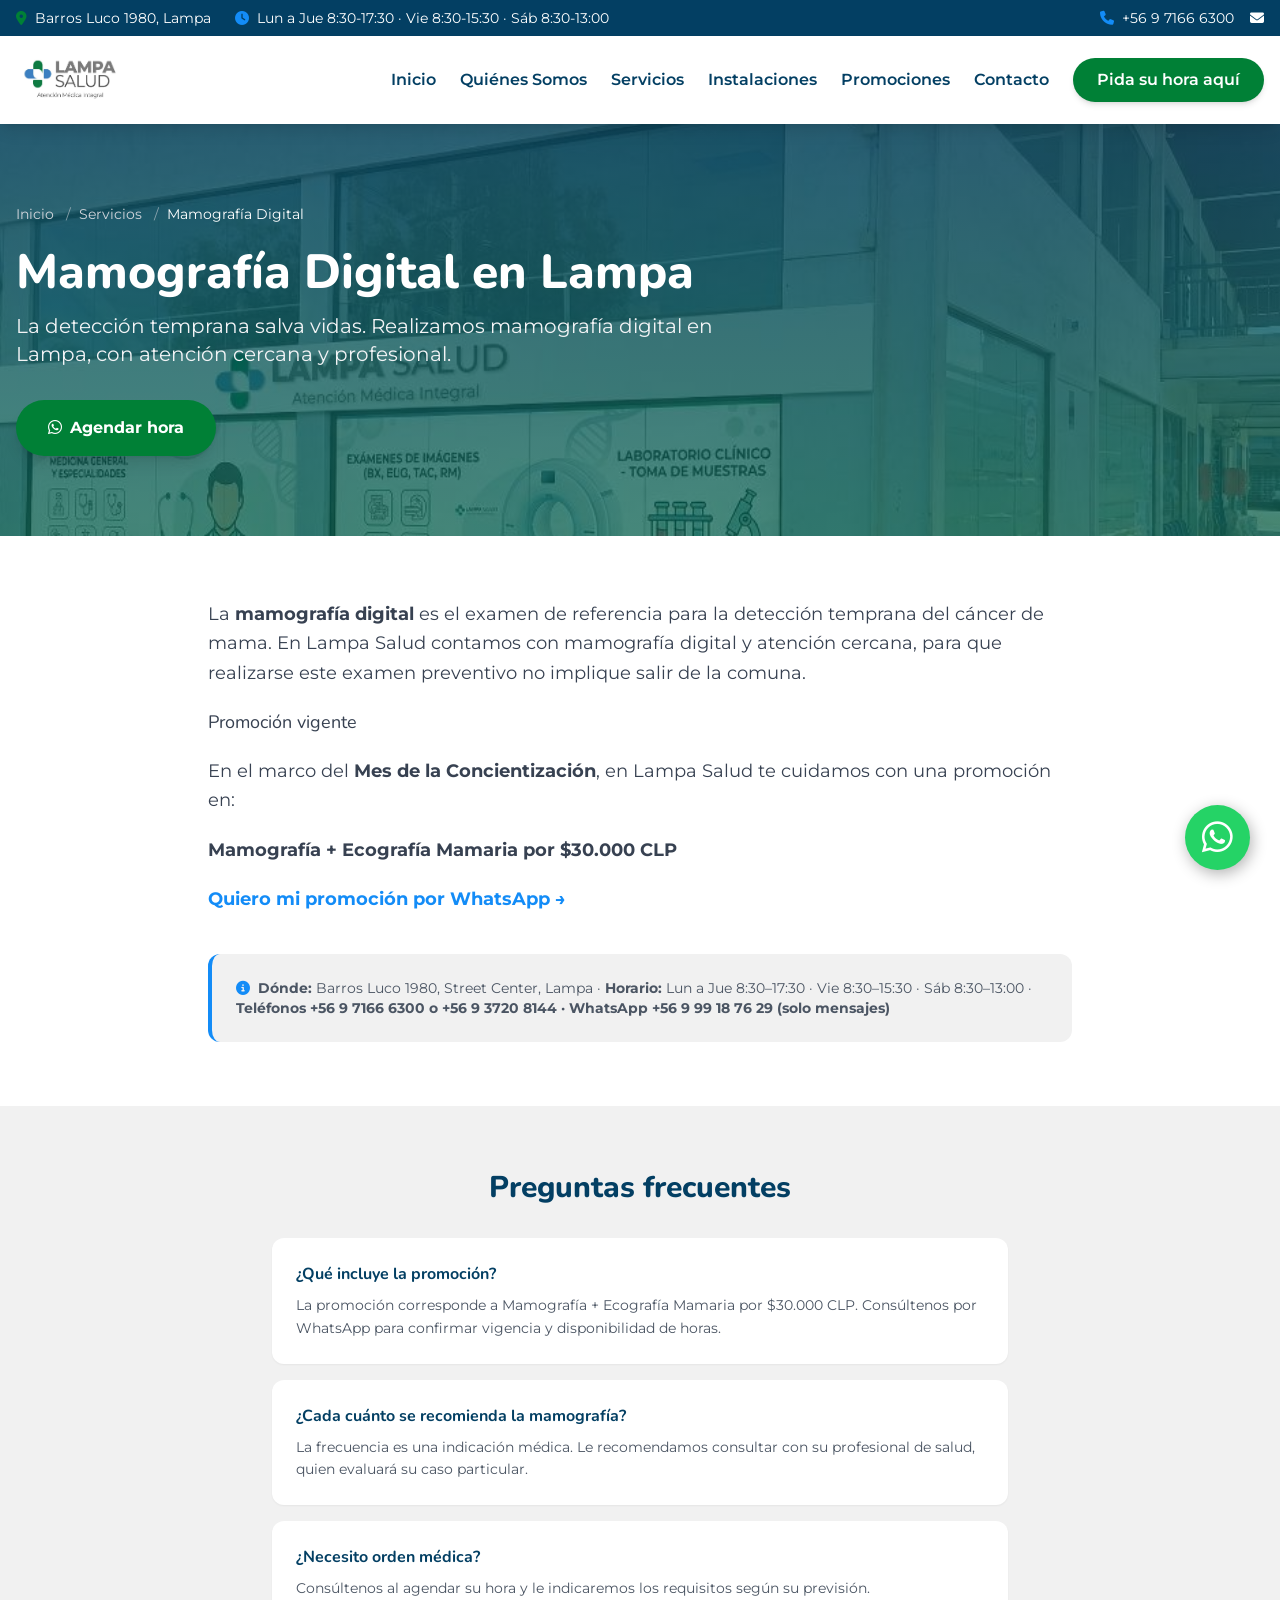
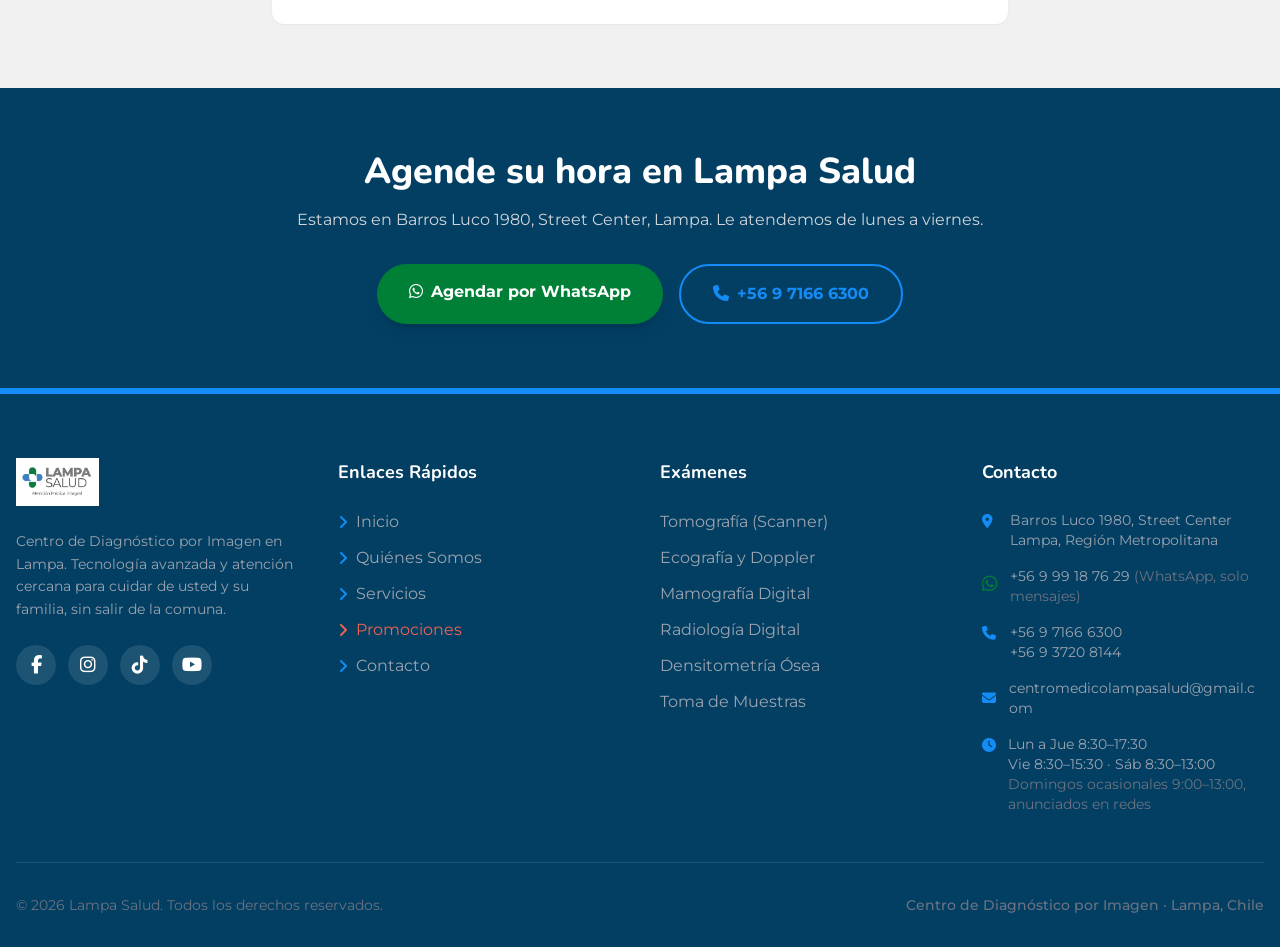
<file: mamografia-lampa/index.html>
<!DOCTYPE html>
<html lang="es" class="scroll-smooth">
<head>
    <!-- Google tag (gtag.js) -->
    <script async src="https://www.googletagmanager.com/gtag/js?id=G-LSG4TNYGV"></script>
    <script>
      window.dataLayer = window.dataLayer || [];
      function gtag(){dataLayer.push(arguments);}
      gtag('js', new Date());
      gtag('config', 'G-LSG4TNYGV');
    </script>
    <meta charset="UTF-8">
    <meta name="viewport" content="width=device-width, initial-scale=1.0">
    <title>Mamografía Digital en Lampa | Lampa Salud</title>
    <meta name="description" content="Mamografía digital en Lampa para la detección temprana del cáncer de mama. Promoción Mamografía + Ecografía Mamaria. Agende en Lampa Salud.">
    <link rel="canonical" href="https://lampasalud.cl/mamografia-lampa/">
    <meta name="robots" content="index, follow">
    <link rel="icon" href="/favicon.ico" sizes="48x48">
    <link rel="icon" type="image/png" sizes="32x32" href="/favicon-32x32.png">
    <link rel="icon" type="image/png" sizes="16x16" href="/favicon-16x16.png">
    <link rel="apple-touch-icon" sizes="180x180" href="/apple-touch-icon.png">
    <link rel="manifest" href="/site.webmanifest">
    <meta name="theme-color" content="#033F63">

    <!-- Open Graph / WhatsApp / Redes -->
    <meta property="og:type" content="website">
    <meta property="og:url" content="https://lampasalud.cl/mamografia-lampa/">
    <meta property="og:site_name" content="Lampa Salud">
    <meta property="og:title" content="Mamografía Digital en Lampa | Lampa Salud">
    <meta property="og:description" content="Mamografía digital en Lampa para la detección temprana del cáncer de mama. Promoción Mamografía + Ecografía Mamaria. Agende en Lampa Salud.">
    <meta property="og:image" content="https://lampasalud.cl/assets/img/hero-inicio.jpg">
    <meta property="og:locale" content="es_CL">
    <meta name="twitter:card" content="summary_large_image">
    <meta name="twitter:title" content="Mamografía Digital en Lampa | Lampa Salud">
    <meta name="twitter:description" content="Mamografía digital en Lampa para la detección temprana del cáncer de mama. Promoción Mamografía + Ecografía Mamaria. Agende en Lampa Salud.">
    <meta name="twitter:image" content="https://lampasalud.cl/assets/img/hero-inicio.jpg">

    <link rel="preconnect" href="https://fonts.googleapis.com">
    <link rel="preconnect" href="https://fonts.gstatic.com" crossorigin>
    <link rel="preconnect" href="https://cdnjs.cloudflare.com">
    <!-- Imagen principal (LCP): precargada para mejorar Core Web Vitals -->
    <link rel="preload" as="image" href="/assets/img/hero-inicio.jpg" fetchpriority="high">
    <link href="https://fonts.googleapis.com/css2?family=Montserrat:wght@300;400;500;600;700&family=Nunito:wght@400;600;700;800;900&display=swap" rel="stylesheet">
    <!-- Font Awesome cargado sin bloquear el render -->
    <link rel="preload" as="style" href="https://cdnjs.cloudflare.com/ajax/libs/font-awesome/6.4.0/css/all.min.css" onload="this.onload=null;this.rel='stylesheet'">
    <noscript><link rel="stylesheet" href="https://cdnjs.cloudflare.com/ajax/libs/font-awesome/6.4.0/css/all.min.css"></noscript>
    <link href="https://unpkg.com/aos@2.3.1/dist/aos.css" rel="stylesheet">
    <link rel="stylesheet" href="/css/styles.css">

    <script type="application/ld+json">
{
  "@context": "https://schema.org",
  "@graph": [
    {
      "@type": [
        "MedicalClinic",
        "DiagnosticLab",
        "LocalBusiness"
      ],
      "@id": "https://lampasalud.cl/#clinica",
      "name": "Lampa Salud",
      "alternateName": "Lampa Salud — Centro de Diagnóstico por Imagen",
      "url": "https://lampasalud.cl/",
      "logo": "https://lampasalud.cl/assets/img/lampa-salud.jpg",
      "image": [
        "https://lampasalud.cl/assets/img/hero-inicio.jpg",
        "https://lampasalud.cl/assets/img/tomografia-computada-y-sala-de-control.jpg",
        "https://lampasalud.cl/assets/img/recepcion-y-sala-de-espera-de-lampa-salud.jpg",
        "https://lampasalud.cl/assets/img/profesional-junto-a-equipo-de-ecografia.jpg"
      ],
      "telephone": "+56971666300",
      "contactPoint": [
        {
          "@type": "ContactPoint",
          "telephone": "+56971666300",
          "contactType": "reservations",
          "availableLanguage": [
            "es"
          ]
        },
        {
          "@type": "ContactPoint",
          "telephone": "+56937208144",
          "contactType": "reservations",
          "availableLanguage": [
            "es"
          ]
        },
        {
          "@type": "ContactPoint",
          "telephone": "+56999187629",
          "contactType": "customer service",
          "availableLanguage": [
            "es"
          ]
        }
      ],
      "email": "centromedicolampasalud@gmail.com",
      "address": {
        "@type": "PostalAddress",
        "streetAddress": "Barros Luco 1980, Street Center",
        "addressLocality": "Lampa",
        "addressRegion": "Región Metropolitana",
        "addressCountry": "CL"
      },
      "geo": {
        "@type": "GeoCoordinates",
        "latitude": -33.2841443,
        "longitude": -70.8753232
      },
      "hasMap": "https://maps.google.com/?cid=-5992990107637665610",
      "sameAs": [
        "https://maps.google.com/?cid=-5992990107637665610",
        "https://www.facebook.com/lampasalud.cl",
        "https://www.instagram.com/lampasalud/",
        "https://www.tiktok.com/@lampasalud.cl",
        "https://www.youtube.com/@LampaSalud"
      ],
      "areaServed": [
        {
          "@type": "City",
          "name": "Lampa"
        },
        {
          "@type": "AdministrativeArea",
          "name": "Región Metropolitana"
        }
      ],
      "openingHoursSpecification": [
        {
          "@type": "OpeningHoursSpecification",
          "dayOfWeek": [
            "Monday",
            "Tuesday",
            "Wednesday",
            "Thursday"
          ],
          "opens": "08:30",
          "closes": "17:30"
        },
        {
          "@type": "OpeningHoursSpecification",
          "dayOfWeek": "Friday",
          "opens": "08:30",
          "closes": "15:30"
        },
        {
          "@type": "OpeningHoursSpecification",
          "dayOfWeek": "Saturday",
          "opens": "08:30",
          "closes": "13:00"
        },
        {
          "@type": "OpeningHoursSpecification",
          "dayOfWeek": "Sunday",
          "opens": "00:00",
          "closes": "00:00"
        }
      ],
      "medicalSpecialty": [
        "Radiology",
        "PrimaryCare",
        "Cardiovascular",
        "Physiotherapy",
        "Psychiatric"
      ],
      "availableService": [
        {
          "@type": "MedicalProcedure",
          "name": "Tomografía (Scanner)",
          "url": "https://lampasalud.cl/tomografia-computada-lampa/"
        },
        {
          "@type": "MedicalProcedure",
          "name": "Ecografía y Doppler",
          "url": "https://lampasalud.cl/ecografia-lampa/"
        },
        {
          "@type": "MedicalProcedure",
          "name": "Mamografía Digital",
          "url": "https://lampasalud.cl/mamografia-lampa/"
        },
        {
          "@type": "MedicalProcedure",
          "name": "Radiología Digital",
          "url": "https://lampasalud.cl/radiologia-digital-lampa/"
        },
        {
          "@type": "MedicalProcedure",
          "name": "Densitometría Ósea",
          "url": "https://lampasalud.cl/densitometria-osea-lampa/"
        },
        {
          "@type": "MedicalProcedure",
          "name": "Toma de Muestras",
          "url": "https://lampasalud.cl/toma-de-muestras-lampa/"
        },
        {
          "@type": "MedicalProcedure",
          "name": "Consultas Médicas",
          "url": "https://lampasalud.cl/consultas-medicas-lampa/"
        },
        {
          "@type": "MedicalProcedure",
          "name": "Cardiología",
          "url": "https://lampasalud.cl/cardiologia-lampa/"
        }
      ],
      "hasOfferCatalog": {
        "@type": "OfferCatalog",
        "name": "Exámenes y servicios de diagnóstico",
        "itemListElement": [
          {
            "@type": "Offer",
            "itemOffered": {
              "@type": "MedicalProcedure",
              "name": "Tomografía (Scanner)",
              "url": "https://lampasalud.cl/tomografia-computada-lampa/"
            }
          },
          {
            "@type": "Offer",
            "itemOffered": {
              "@type": "MedicalProcedure",
              "name": "Ecografía y Doppler",
              "url": "https://lampasalud.cl/ecografia-lampa/"
            }
          },
          {
            "@type": "Offer",
            "itemOffered": {
              "@type": "MedicalProcedure",
              "name": "Mamografía Digital",
              "url": "https://lampasalud.cl/mamografia-lampa/"
            }
          },
          {
            "@type": "Offer",
            "itemOffered": {
              "@type": "MedicalProcedure",
              "name": "Radiología Digital",
              "url": "https://lampasalud.cl/radiologia-digital-lampa/"
            }
          },
          {
            "@type": "Offer",
            "itemOffered": {
              "@type": "MedicalProcedure",
              "name": "Densitometría Ósea",
              "url": "https://lampasalud.cl/densitometria-osea-lampa/"
            }
          },
          {
            "@type": "Offer",
            "itemOffered": {
              "@type": "MedicalProcedure",
              "name": "Toma de Muestras",
              "url": "https://lampasalud.cl/toma-de-muestras-lampa/"
            }
          },
          {
            "@type": "Offer",
            "itemOffered": {
              "@type": "MedicalProcedure",
              "name": "Consultas Médicas",
              "url": "https://lampasalud.cl/consultas-medicas-lampa/"
            }
          },
          {
            "@type": "Offer",
            "itemOffered": {
              "@type": "MedicalProcedure",
              "name": "Cardiología",
              "url": "https://lampasalud.cl/cardiologia-lampa/"
            }
          }
        ]
      }
    },
    {
      "@type": "MedicalProcedure",
      "name": "Mamografía Digital en Lampa",
      "description": "Mamografía digital en Lampa para la detección temprana del cáncer de mama. Promoción Mamografía + Ecografía Mamaria. Agende en Lampa Salud.",
      "url": "https://lampasalud.cl/mamografia-lampa/",
      "provider": {
        "@id": "https://lampasalud.cl/#clinica"
      }
    },
    {
      "@type": "FAQPage",
      "mainEntity": [
        {
          "@type": "Question",
          "name": "¿Qué incluye la promoción?",
          "acceptedAnswer": {
            "@type": "Answer",
            "text": "La promoción corresponde a Mamografía + Ecografía Mamaria por $30.000 CLP. Consúltenos por WhatsApp para confirmar vigencia y disponibilidad de horas."
          }
        },
        {
          "@type": "Question",
          "name": "¿Cada cuánto se recomienda la mamografía?",
          "acceptedAnswer": {
            "@type": "Answer",
            "text": "La frecuencia es una indicación médica. Le recomendamos consultar con su profesional de salud, quien evaluará su caso particular."
          }
        },
        {
          "@type": "Question",
          "name": "¿Necesito orden médica?",
          "acceptedAnswer": {
            "@type": "Answer",
            "text": "Consúltenos al agendar su hora y le indicaremos los requisitos según su previsión."
          }
        }
      ]
    },
    {
      "@type": "BreadcrumbList",
      "itemListElement": [
        {
          "@type": "ListItem",
          "position": 1,
          "name": "Inicio",
          "item": "https://lampasalud.cl/"
        },
        {
          "@type": "ListItem",
          "position": 2,
          "name": "Servicios",
          "item": "https://lampasalud.cl/servicios/"
        },
        {
          "@type": "ListItem",
          "position": 3,
          "name": "Mamografía Digital en Lampa",
          "item": "https://lampasalud.cl/mamografia-lampa/"
        }
      ]
    },
    {
      "@type": "Offer",
      "name": "Mamografía + Ecografía Mamaria",
      "description": "Promoción del Mes de la Concientización: Mamografía + Ecografía Mamaria por $30.000 CLP.",
      "price": "30000",
      "priceCurrency": "CLP",
      "availability": "https://schema.org/InStock",
      "url": "https://lampasalud.cl/mamografia-lampa/",
      "seller": {
        "@id": "https://lampasalud.cl/#clinica"
      }
    }
  ]
}
    </script>
    <!-- Metricool — seguimiento de la web (be.js) -->
    <script>function loadScript(a){var b=document.getElementsByTagName("head")[0],c=document.createElement("script");c.type="text/javascript",c.src="https://tracker.metricool.com/resources/be.js",c.onreadystatechange=a,c.onload=a,b.appendChild(c)}loadScript(function(){beTracker.t({hash:"b184ae01373670a38f610c7845b9f9ee"})});</script>
</head>
<body class="text-gray-800 antialiased overflow-x-hidden">

    <!-- Topbar -->
    <div class="bg-lsDark text-white py-2 text-sm hidden md:block">
        <div class="container mx-auto px-4 flex justify-between items-center">
            <div class="flex items-center space-x-6">
                <span><i class="fa-solid fa-location-dot text-lsGreen mr-2"></i>Barros Luco 1980, Lampa</span>
                <span><i class="fa-solid fa-clock text-lsBlue mr-2"></i>Lun a Jue 8:30-17:30 · Vie 8:30-15:30 · Sáb 8:30-13:00</span>
            </div>
            <div class="flex items-center space-x-4">
                <a href="tel:+56971666300" class="hover:text-lsBlue transition"><i class="fa-solid fa-phone text-lsBlue mr-2"></i>+56 9 7166 6300</a>
                <a href="tel:+56937208144" class="hover:text-lsBlue transition hidden xl:inline"><i class="fa-solid fa-phone text-lsBlue mr-2"></i>+56 9 3720 8144</a>
                <a href="mailto:centromedicolampasalud@gmail.com" aria-label="Correo" class="hover:text-lsBlue transition"><i class="fa-solid fa-envelope"></i></a>
            </div>
        </div>
    </div>

    <!-- Navegación -->
    <nav class="bg-white shadow-lg sticky top-0 z-50">
        <div class="container mx-auto px-4 py-3 flex justify-between items-center">
            <a href="/" class="flex items-center" aria-label="Lampa Salud - Inicio">
                <img src="/assets/img/lampa-salud.jpg" alt="Lampa Salud — Centro de Diagnóstico por Imagen en Lampa" class="h-14 lg:h-16 w-auto object-contain" width="1036" height="602">
            </a>
            <div class="hidden lg:flex items-center space-x-6 font-semibold">
                <a href="/" class="text-lsDark hover:text-lsBlue transition">Inicio</a>
                <a href="/#nosotros" class="text-lsDark hover:text-lsBlue transition">Quiénes Somos</a>
                <a href="/servicios/" class="text-lsDark hover:text-lsBlue transition">Servicios</a>
                <a href="/#galeria" class="text-lsDark hover:text-lsBlue transition">Instalaciones</a>
                <a href="/#promociones" class="text-lsDark hover:text-lsBlue transition">Promociones</a>
                <a href="/#contacto" class="text-lsDark hover:text-lsBlue transition">Contacto</a>
                <a href="https://wa.me/56999187629?text=Hola%2C%20quisiera%20agendar%20una%20hora%20en%20Lampa%20Salud." target="_blank" rel="noopener" class="bg-lsGreen hover:bg-[#006028] text-white px-6 py-2.5 rounded-full transition shadow-md">Pida su hora aquí</a>
            </div>
            <button id="mobile-menu-btn" class="lg:hidden text-lsDark text-2xl focus:outline-none" aria-label="Abrir menú"><i class="fa-solid fa-bars"></i></button>
        </div>
        <div id="mobile-menu" class="hidden lg:hidden bg-white border-t border-gray-100 absolute w-full shadow-xl">
            <div class="flex flex-col px-6 py-4 space-y-4 font-semibold">
                <a href="/" class="text-lsDark hover:text-lsBlue">Inicio</a>
                <a href="/#nosotros" class="text-lsDark hover:text-lsBlue">Quiénes Somos</a>
                <a href="/servicios/" class="text-lsDark hover:text-lsBlue">Servicios</a>
                <a href="/#galeria" class="text-lsDark hover:text-lsBlue">Instalaciones</a>
                <a href="/#promociones" class="text-lsDark hover:text-lsBlue">Promociones</a>
                <a href="/#contacto" class="text-lsDark hover:text-lsBlue">Contacto</a>
                <a href="https://wa.me/56999187629?text=Hola%2C%20quisiera%20agendar%20una%20hora%20en%20Lampa%20Salud." target="_blank" rel="noopener" class="text-lsGreen font-bold">Pida su hora aquí</a>
            </div>
        </div>
    </nav>

    <section class="hero-bg py-20">
        <div class="container mx-auto px-4 relative z-10">

            <nav aria-label="Ruta de navegación" class="text-sm text-gray-300 mb-6">
                <a href="/" class="hover:text-white">Inicio</a>
                <span class="mx-2 opacity-60">/</span><a href="/servicios/" class="hover:text-white">Servicios</a>
                <span class="mx-2 opacity-60">/</span><span class="text-white">Mamografía Digital</span>
            </nav>
            <h1 class="text-4xl md:text-5xl font-heading font-extrabold text-white mb-4 max-w-4xl">Mamografía Digital en Lampa</h1>
            <p class="text-lg md:text-xl text-gray-100 max-w-3xl">La detección temprana salva vidas. Realizamos mamografía digital en Lampa, con atención cercana y profesional.</p>
            <a href="https://wa.me/56999187629?text=Hola%2C%20quisiera%20agendar%20una%20hora%20en%20Lampa%20Salud." target="_blank" rel="noopener" class="inline-block mt-8 bg-lsGreen hover:bg-[#006028] text-white px-8 py-4 rounded-full font-bold transition shadow-lg"><i class="fa-brands fa-whatsapp mr-2"></i>Agendar hora</a>
        </div>
    </section>

    <section class="py-16 bg-white">
        <div class="container mx-auto px-4 max-w-4xl prose-ls">
            <div class="space-y-5 text-gray-700 leading-relaxed text-lg">

      <p>La <strong>mamografía digital</strong> es el examen de referencia para la detección temprana del cáncer de mama. En Lampa Salud contamos con mamografía digital y atención cercana, para que realizarse este examen preventivo no implique salir de la comuna.</p>
      <h2>Promoción vigente</h2>
      <p>En el marco del <strong>Mes de la Concientización</strong>, en Lampa Salud te cuidamos con una promoción en:</p>
      <p><strong>Mamografía + Ecografía Mamaria por $30.000 CLP</strong></p>
      <p><a href="https://wa.me/56999187629?text=Hola%2C%20quiero%20la%20promoci%C3%B3n%20de%20Mamograf%C3%ADa%20%2B%20Ecograf%C3%ADa%20Mamaria%20por%20%2430.000." target="_blank" rel="noopener" class="text-lsBlue font-bold">Quiero mi promoción por WhatsApp →</a></p>
            </div>
            <div class="mt-10 p-6 bg-lsLight rounded-xl border-l-4 border-lsBlue">
                <p class="text-sm text-gray-600"><i class="fa-solid fa-circle-info text-lsBlue mr-2"></i><strong>Dónde:</strong> Barros Luco 1980, Street Center, Lampa · <strong>Horario:</strong> Lun a Jue 8:30–17:30 · Vie 8:30–15:30 · Sáb 8:30–13:00 · <strong>Teléfonos +56 9 7166 6300 o +56 9 3720 8144 · WhatsApp +56 9 99 18 76 29 (solo mensajes)</strong></p>
            </div>
        </div>
    </section>

    <section class="py-16 bg-lsLight">
        <div class="container mx-auto px-4 max-w-3xl">
            <h2 class="text-3xl font-heading font-extrabold text-lsDark mb-8 text-center">Preguntas frecuentes</h2>
            <div class="space-y-4">
                <div class="bg-white rounded-xl p-6 shadow-sm">
                    <h3 class="font-heading font-bold text-lsDark mb-2">¿Qué incluye la promoción?</h3>
                    <p class="text-gray-600 text-sm leading-relaxed">La promoción corresponde a Mamografía + Ecografía Mamaria por $30.000 CLP. Consúltenos por WhatsApp para confirmar vigencia y disponibilidad de horas.</p>
                </div>
                <div class="bg-white rounded-xl p-6 shadow-sm">
                    <h3 class="font-heading font-bold text-lsDark mb-2">¿Cada cuánto se recomienda la mamografía?</h3>
                    <p class="text-gray-600 text-sm leading-relaxed">La frecuencia es una indicación médica. Le recomendamos consultar con su profesional de salud, quien evaluará su caso particular.</p>
                </div>
                <div class="bg-white rounded-xl p-6 shadow-sm">
                    <h3 class="font-heading font-bold text-lsDark mb-2">¿Necesito orden médica?</h3>
                    <p class="text-gray-600 text-sm leading-relaxed">Consúltenos al agendar su hora y le indicaremos los requisitos según su previsión.</p>
                </div>
            </div>
        </div>
    </section>
    <section class="py-16 bg-lsDark text-white">
        <div class="container mx-auto px-4 text-center max-w-3xl">
            <h2 class="text-3xl md:text-4xl font-heading font-extrabold mb-4">Agende su hora en Lampa Salud</h2>
            <p class="text-gray-300 mb-8">Estamos en Barros Luco 1980, Street Center, Lampa. Le atendemos de lunes a viernes.</p>
            <div class="flex flex-col sm:flex-row gap-4 justify-center">
                <a href="https://wa.me/56999187629?text=Hola%2C%20quisiera%20agendar%20una%20hora%20en%20Lampa%20Salud." target="_blank" rel="noopener" class="bg-lsGreen hover:bg-[#006028] px-8 py-4 rounded-full font-bold transition shadow-lg"><i class="fa-brands fa-whatsapp mr-2"></i>Agendar por WhatsApp</a>
                <a href="tel:+56971666300" class="border-2 border-lsBlue text-lsBlue hover:bg-lsBlue hover:text-white px-8 py-4 rounded-full font-bold transition"><i class="fa-solid fa-phone mr-2"></i>+56 9 7166 6300</a>
            </div>
        </div>
    </section>
    <footer class="bg-lsDark text-white pt-16 pb-8 border-t-[6px] border-lsBlue">
        <div class="container mx-auto px-4">
            <div class="grid grid-cols-1 md:grid-cols-2 lg:grid-cols-4 gap-10 mb-12">
                <div>
                    <div class="mb-6">
                        <img src="/assets/img/lampa-salud.jpg" alt="Lampa Salud" class="h-12 w-auto object-contain" width="1036" height="602" loading="lazy">
                    </div>
                    <p class="text-gray-400 text-sm mb-6 leading-relaxed">Centro de Diagnóstico por Imagen en Lampa. Tecnología avanzada y atención cercana para cuidar de usted y su familia, sin salir de la comuna.</p>
                    <div style="display:flex;gap:12px;align-items:center" aria-label="Redes sociales de Lampa Salud">
                        <a href="https://www.facebook.com/lampasalud.cl" target="_blank" rel="noopener" aria-label="Facebook de Lampa Salud" title="Facebook @lampasalud.cl" style="width:40px;height:40px;border-radius:9999px;background:rgba(255,255,255,0.1);display:inline-flex;align-items:center;justify-content:center;color:#fff;font-size:18px" class="hover:opacity-80 transition"><i class="fa-brands fa-facebook-f"></i></a>
                        <a href="https://www.instagram.com/lampasalud/" target="_blank" rel="noopener" aria-label="Instagram de Lampa Salud" title="Instagram @lampasalud" style="width:40px;height:40px;border-radius:9999px;background:rgba(255,255,255,0.1);display:inline-flex;align-items:center;justify-content:center;color:#fff;font-size:18px" class="hover:opacity-80 transition"><i class="fa-brands fa-instagram"></i></a>
                        <a href="https://www.tiktok.com/@lampasalud.cl" target="_blank" rel="noopener" aria-label="TikTok de Lampa Salud" title="TikTok @lampasalud.cl" style="width:40px;height:40px;border-radius:9999px;background:rgba(255,255,255,0.1);display:inline-flex;align-items:center;justify-content:center;color:#fff;font-size:18px" class="hover:opacity-80 transition"><i class="fa-brands fa-tiktok"></i></a>
                        <a href="https://www.youtube.com/@LampaSalud" target="_blank" rel="noopener" aria-label="YouTube de Lampa Salud" title="YouTube @LampaSalud" style="width:40px;height:40px;border-radius:9999px;background:rgba(255,255,255,0.1);display:inline-flex;align-items:center;justify-content:center;color:#fff;font-size:18px" class="hover:opacity-80 transition"><i class="fa-brands fa-youtube"></i></a>
                    </div>
                </div>
                <div>
                    <h4 class="text-lg font-heading font-bold mb-6">Enlaces Rápidos</h4>
                    <ul class="space-y-3">
                        <li><a href="/" class="text-gray-400 hover:text-white transition flex items-center"><i class="fa-solid fa-angle-right text-lsBlue mr-2"></i> Inicio</a></li>
                        <li><a href="/#nosotros" class="text-gray-400 hover:text-white transition flex items-center"><i class="fa-solid fa-angle-right text-lsBlue mr-2"></i> Quiénes Somos</a></li>
                        <li><a href="/servicios/" class="text-gray-400 hover:text-white transition flex items-center"><i class="fa-solid fa-angle-right text-lsBlue mr-2"></i> Servicios</a></li>
                        <li><a href="/#promociones" class="text-lsCoral hover:text-white transition flex items-center"><i class="fa-solid fa-angle-right text-lsCoral mr-2"></i> Promociones</a></li>
                        <li><a href="/#contacto" class="text-gray-400 hover:text-white transition flex items-center"><i class="fa-solid fa-angle-right text-lsBlue mr-2"></i> Contacto</a></li>
                    </ul>
                </div>
                <div>
                    <h4 class="text-lg font-heading font-bold mb-6">Exámenes</h4>
                    <ul class="space-y-3">
                        <li><a href="/tomografia-computada-lampa/" class="text-gray-400 hover:text-white transition">Tomografía (Scanner)</a></li>
                        <li><a href="/ecografia-lampa/" class="text-gray-400 hover:text-white transition">Ecografía y Doppler</a></li>
                        <li><a href="/mamografia-lampa/" class="text-gray-400 hover:text-white transition">Mamografía Digital</a></li>
                        <li><a href="/radiologia-digital-lampa/" class="text-gray-400 hover:text-white transition">Radiología Digital</a></li>
                        <li><a href="/densitometria-osea-lampa/" class="text-gray-400 hover:text-white transition">Densitometría Ósea</a></li>
                        <li><a href="/toma-de-muestras-lampa/" class="text-gray-400 hover:text-white transition">Toma de Muestras</a></li>
                    </ul>
                </div>
                <div>
                    <h4 class="text-lg font-heading font-bold mb-6">Contacto</h4>
                    <ul class="space-y-4 text-sm text-gray-400">
                        <li class="flex items-start"><i class="fa-solid fa-location-dot mt-1 text-lsBlue mr-3 w-4"></i><span>Barros Luco 1980, Street Center<br>Lampa, Región Metropolitana</span></li>
                        <li class="flex items-start"><i class="fa-brands fa-whatsapp mt-1 text-lsGreen mr-3 w-4 text-lg"></i><span><a href="https://wa.me/56999187629?text=Hola%2C%20quisiera%20agendar%20una%20hora%20en%20Lampa%20Salud." target="_blank" rel="noopener" class="hover:text-white">+56 9 99 18 76 29</a> <span class="text-gray-500">(WhatsApp, solo mensajes)</span></span></li>
                        <li class="flex items-start"><i class="fa-solid fa-phone mt-1 text-lsBlue mr-3 w-4"></i><span><a href="tel:+56971666300" class="hover:text-white">+56 9 7166 6300</a><br><a href="tel:+56937208144" class="hover:text-white">+56 9 3720 8144</a></span></li>
                        <li class="flex items-center"><i class="fa-solid fa-envelope text-lsBlue mr-3 w-4"></i><a href="mailto:centromedicolampasalud@gmail.com" class="hover:text-white break-all">centromedicolampasalud@gmail.com</a></li>
                        <li class="flex items-start"><i class="fa-solid fa-clock mt-1 text-lsBlue mr-3 w-4"></i><span>Lun a Jue 8:30–17:30<br>Vie 8:30–15:30 · Sáb 8:30–13:00<br><span class="text-gray-500">Domingos ocasionales 9:00–13:00, anunciados en redes</span></span></li>
                    </ul>
                </div>
            </div>
            <div class="border-t border-white/10 pt-8 flex flex-col md:flex-row justify-between items-center text-sm text-gray-500">
                <p>&copy; 2026 Lampa Salud. Todos los derechos reservados.</p>
                <p class="mt-2 md:mt-0 font-medium">Centro de Diagnóstico por Imagen · Lampa, Chile</p>
            </div>
        </div>
    </footer>

    <a href="https://wa.me/56999187629?text=Hola%2C%20quisiera%20hacer%20una%20consulta%20con%20Lampa%20Salud." target="_blank" rel="noopener" class="floating-whatsapp" aria-label="Escríbenos por WhatsApp">
        <i class="fa-brands fa-whatsapp"></i>
    </a>

    <script src="https://unpkg.com/aos@2.3.1/dist/aos.js"></script>

    <script src="https://unpkg.com/aos@2.3.1/dist/aos.js"></script>
    <script>
        AOS.init({ once: true, offset: 50, duration: 800 });
        const btn = document.getElementById('mobile-menu-btn');
        const menu = document.getElementById('mobile-menu');
        if (btn && menu) {
            btn.addEventListener('click', () => { menu.classList.toggle('hidden'); });
            menu.querySelectorAll('a').forEach(link => {
                link.addEventListener('click', () => { menu.classList.add('hidden'); });
            });
        }

        // El formulario envía el correo por FormSubmit y abre WhatsApp como respaldo inmediato.
        const contactForm = document.querySelector('[data-contact-form]');
        if (contactForm) {
            contactForm.addEventListener('submit', async (event) => {
                event.preventDefault();
                const submitButton = contactForm.querySelector('[data-submit-button]');
                const status = contactForm.querySelector('[data-form-status]');
                const formData = new FormData(contactForm);
                const name = formData.get('Nombre')?.toString().trim() || '';
                const phone = formData.get('Telefono')?.toString().trim() || '';
                const service = formData.get('Servicio')?.toString().trim() || 'Consulta general';
                const message = formData.get('Mensaje')?.toString().trim() || '';
                const whatsappText = [
                    'Hola, quiero hacer una solicitud en Lampa Salud.',
                    `Nombre: ${name}`,
                    `Teléfono: ${phone}`,
                    `Servicio: ${service}`,
                    message ? `Mensaje: ${message}` : ''
                ].filter(Boolean).join('\n');
                const whatsappUrl = `https://wa.me/56999187629?text=${encodeURIComponent(whatsappText)}`;

                // Abrir WhatsApp dentro del gesto del usuario evita bloqueos del navegador.
                window.open(whatsappUrl, '_blank', 'noopener,noreferrer');
                submitButton.disabled = true;
                submitButton.classList.add('opacity-60', 'cursor-wait');
                submitButton.textContent = 'Enviando...';
                status.className = 'hidden text-sm font-semibold rounded-xl px-4 py-3';

                try {
                    const response = await fetch(contactForm.action, {
                        method: 'POST',
                        body: formData,
                        headers: { Accept: 'application/json' }
                    });
                    if (!response.ok) throw new Error('FormSubmit respondió con error');
                    status.textContent = 'Solicitud enviada. WhatsApp también fue abierto para continuar la atención.';
                    status.className = 'text-sm font-semibold rounded-xl px-4 py-3 bg-green-100 text-green-800';
                    contactForm.reset();
                } catch (error) {
                    status.textContent = 'WhatsApp fue abierto, pero no pudimos enviar el correo. Puedes continuar por WhatsApp.';
                    status.className = 'text-sm font-semibold rounded-xl px-4 py-3 bg-yellow-100 text-yellow-800';
                    console.error(error);
                } finally {
                    submitButton.disabled = false;
                    submitButton.classList.remove('opacity-60', 'cursor-wait');
                    submitButton.textContent = 'Enviar Solicitud';
                }
            });
        }
    </script>
    <script>
        // MVP seguro: identificación inicial y derivación humana; no consulta ni escribe en SACMED.
        const assistantForm = document.querySelector('[data-assistant-form]');
        if (assistantForm) {
            assistantForm.addEventListener('submit', (event) => {
                event.preventDefault();
                const data = new FormData(assistantForm);
                const text = [
                    'Hola, necesito orientación de Lampa Salud.',
                    `Nombre: ${data.get('assistantName')}`,
                    `Teléfono: ${data.get('assistantPhone')}`,
                    `Motivo: ${data.get('assistantReason')}`,
                    'Aún no solicito agendamiento automático.'
                ].join('\n');
                const url = `https://wa.me/56999187629?text=${encodeURIComponent(text)}`;
                window.open(url, '_blank', 'noopener,noreferrer');
                const status = assistantForm.querySelector('[data-assistant-status]');
                status.textContent = 'WhatsApp fue abierto. Nuestro equipo continuará la atención.';
                status.className = 'text-sm font-semibold rounded-xl px-4 py-3 bg-green-100 text-green-800';
            });
        }
    </script>
</body>
</html>
</file>
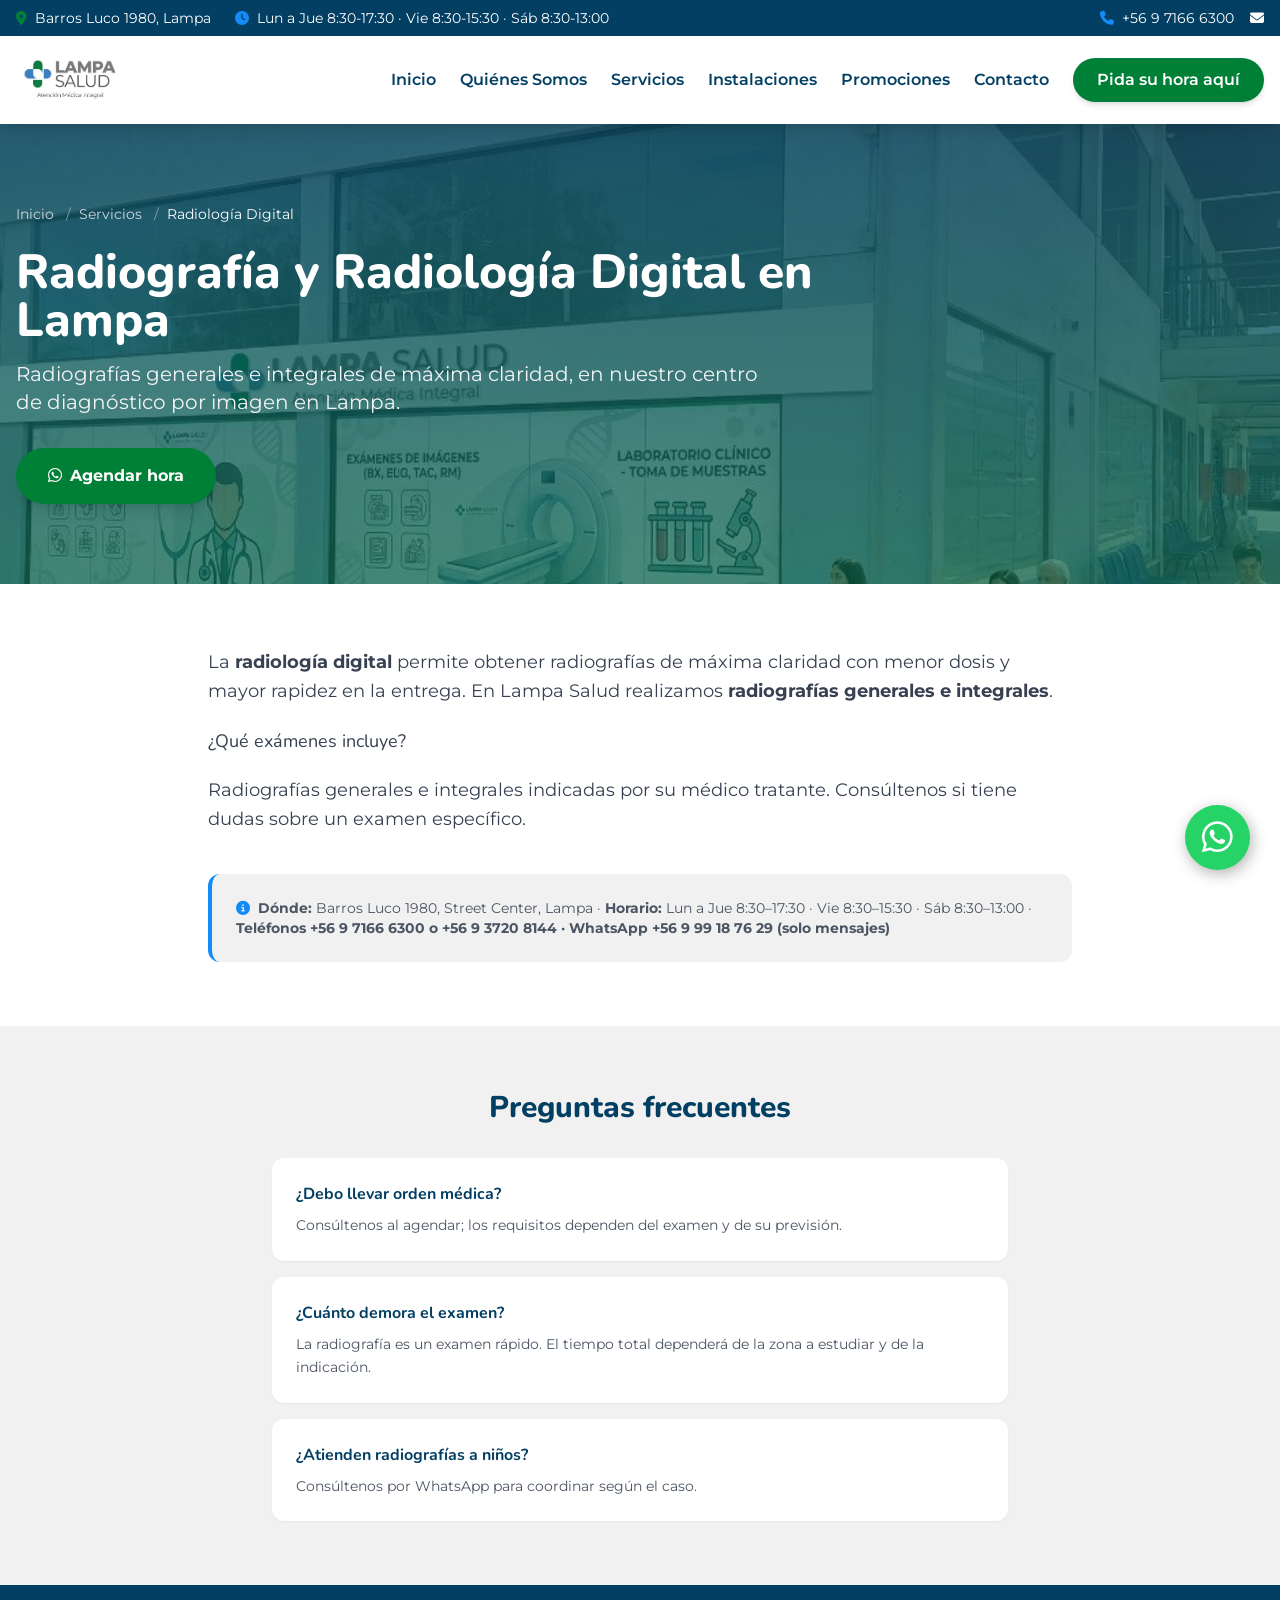
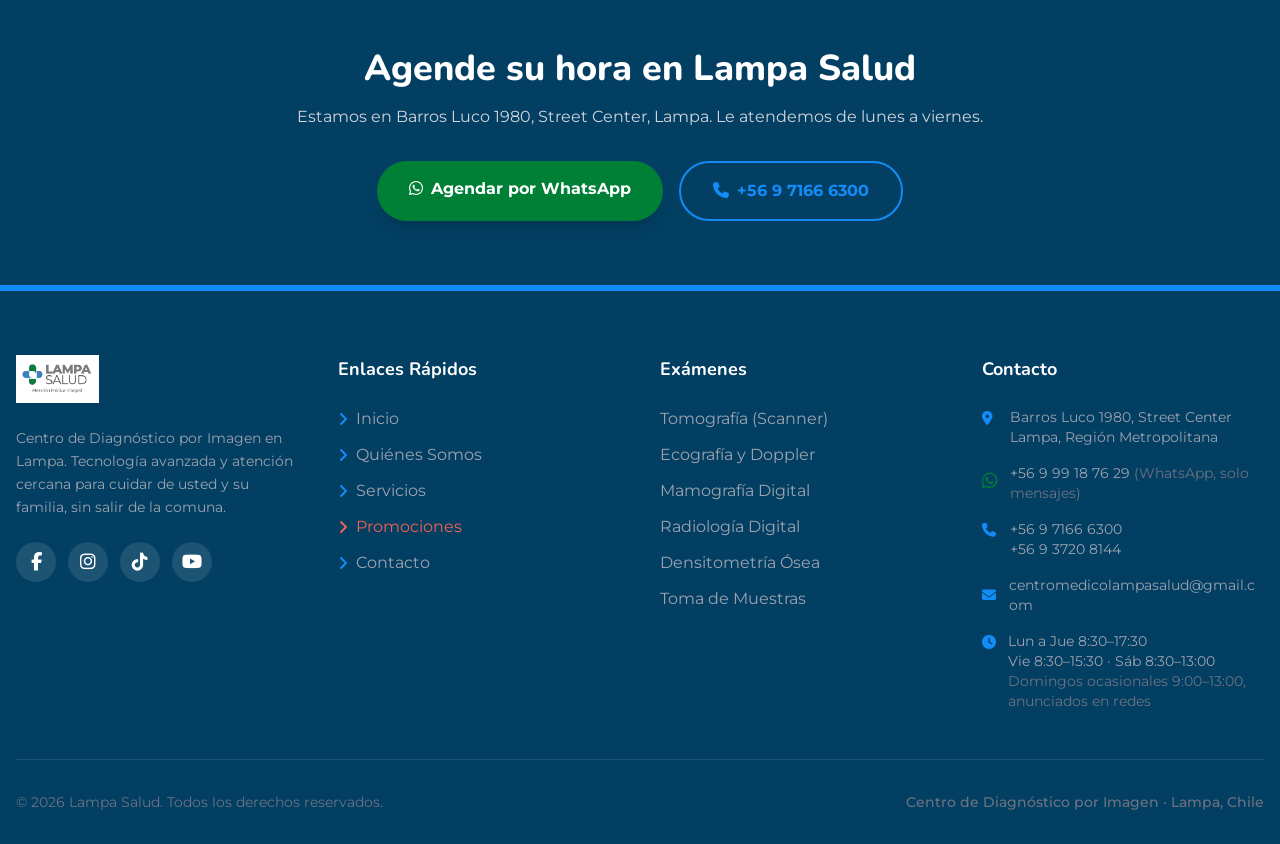
<file: radiologia-digital-lampa/index.html>
<!DOCTYPE html>
<html lang="es" class="scroll-smooth">
<head>
    <!-- Google tag (gtag.js) -->
    <script async src="https://www.googletagmanager.com/gtag/js?id=G-LSG4TNYGV"></script>
    <script>
      window.dataLayer = window.dataLayer || [];
      function gtag(){dataLayer.push(arguments);}
      gtag('js', new Date());
      gtag('config', 'G-LSG4TNYGV');
    </script>
    <meta charset="UTF-8">
    <meta name="viewport" content="width=device-width, initial-scale=1.0">
    <title>Radiografía y Radiología Digital en Lampa | Lampa Salud</title>
    <meta name="description" content="Radiografías generales e integrales de máxima claridad en Lampa. Radiología digital con tecnología de punta. Agende su hora en Lampa Salud.">
    <link rel="canonical" href="https://lampasalud.cl/radiologia-digital-lampa/">
    <meta name="robots" content="index, follow">
    <link rel="icon" href="/favicon.ico" sizes="48x48">
    <link rel="icon" type="image/png" sizes="32x32" href="/favicon-32x32.png">
    <link rel="icon" type="image/png" sizes="16x16" href="/favicon-16x16.png">
    <link rel="apple-touch-icon" sizes="180x180" href="/apple-touch-icon.png">
    <link rel="manifest" href="/site.webmanifest">
    <meta name="theme-color" content="#033F63">

    <!-- Open Graph / WhatsApp / Redes -->
    <meta property="og:type" content="website">
    <meta property="og:url" content="https://lampasalud.cl/radiologia-digital-lampa/">
    <meta property="og:site_name" content="Lampa Salud">
    <meta property="og:title" content="Radiografía y Radiología Digital en Lampa | Lampa Salud">
    <meta property="og:description" content="Radiografías generales e integrales de máxima claridad en Lampa. Radiología digital con tecnología de punta. Agende su hora en Lampa Salud.">
    <meta property="og:image" content="https://lampasalud.cl/assets/img/hero-inicio.jpg">
    <meta property="og:locale" content="es_CL">
    <meta name="twitter:card" content="summary_large_image">
    <meta name="twitter:title" content="Radiografía y Radiología Digital en Lampa | Lampa Salud">
    <meta name="twitter:description" content="Radiografías generales e integrales de máxima claridad en Lampa. Radiología digital con tecnología de punta. Agende su hora en Lampa Salud.">
    <meta name="twitter:image" content="https://lampasalud.cl/assets/img/hero-inicio.jpg">

    <link rel="preconnect" href="https://fonts.googleapis.com">
    <link rel="preconnect" href="https://fonts.gstatic.com" crossorigin>
    <link rel="preconnect" href="https://cdnjs.cloudflare.com">
    <!-- Imagen principal (LCP): precargada para mejorar Core Web Vitals -->
    <link rel="preload" as="image" href="/assets/img/hero-inicio.jpg" fetchpriority="high">
    <link href="https://fonts.googleapis.com/css2?family=Montserrat:wght@300;400;500;600;700&family=Nunito:wght@400;600;700;800;900&display=swap" rel="stylesheet">
    <!-- Font Awesome cargado sin bloquear el render -->
    <link rel="preload" as="style" href="https://cdnjs.cloudflare.com/ajax/libs/font-awesome/6.4.0/css/all.min.css" onload="this.onload=null;this.rel='stylesheet'">
    <noscript><link rel="stylesheet" href="https://cdnjs.cloudflare.com/ajax/libs/font-awesome/6.4.0/css/all.min.css"></noscript>
    <link href="https://unpkg.com/aos@2.3.1/dist/aos.css" rel="stylesheet">
    <link rel="stylesheet" href="/css/styles.css">

    <script type="application/ld+json">
{
  "@context": "https://schema.org",
  "@graph": [
    {
      "@type": [
        "MedicalClinic",
        "DiagnosticLab",
        "LocalBusiness"
      ],
      "@id": "https://lampasalud.cl/#clinica",
      "name": "Lampa Salud",
      "alternateName": "Lampa Salud — Centro de Diagnóstico por Imagen",
      "url": "https://lampasalud.cl/",
      "logo": "https://lampasalud.cl/assets/img/lampa-salud.jpg",
      "image": [
        "https://lampasalud.cl/assets/img/hero-inicio.jpg",
        "https://lampasalud.cl/assets/img/tomografia-computada-y-sala-de-control.jpg",
        "https://lampasalud.cl/assets/img/recepcion-y-sala-de-espera-de-lampa-salud.jpg",
        "https://lampasalud.cl/assets/img/profesional-junto-a-equipo-de-ecografia.jpg"
      ],
      "telephone": "+56971666300",
      "contactPoint": [
        {
          "@type": "ContactPoint",
          "telephone": "+56971666300",
          "contactType": "reservations",
          "availableLanguage": [
            "es"
          ]
        },
        {
          "@type": "ContactPoint",
          "telephone": "+56937208144",
          "contactType": "reservations",
          "availableLanguage": [
            "es"
          ]
        },
        {
          "@type": "ContactPoint",
          "telephone": "+56999187629",
          "contactType": "customer service",
          "availableLanguage": [
            "es"
          ]
        }
      ],
      "email": "centromedicolampasalud@gmail.com",
      "address": {
        "@type": "PostalAddress",
        "streetAddress": "Barros Luco 1980, Street Center",
        "addressLocality": "Lampa",
        "addressRegion": "Región Metropolitana",
        "addressCountry": "CL"
      },
      "geo": {
        "@type": "GeoCoordinates",
        "latitude": -33.2841443,
        "longitude": -70.8753232
      },
      "hasMap": "https://maps.google.com/?cid=-5992990107637665610",
      "sameAs": [
        "https://maps.google.com/?cid=-5992990107637665610",
        "https://www.facebook.com/lampasalud.cl",
        "https://www.instagram.com/lampasalud/",
        "https://www.tiktok.com/@lampasalud.cl",
        "https://www.youtube.com/@LampaSalud"
      ],
      "areaServed": [
        {
          "@type": "City",
          "name": "Lampa"
        },
        {
          "@type": "AdministrativeArea",
          "name": "Región Metropolitana"
        }
      ],
      "openingHoursSpecification": [
        {
          "@type": "OpeningHoursSpecification",
          "dayOfWeek": [
            "Monday",
            "Tuesday",
            "Wednesday",
            "Thursday"
          ],
          "opens": "08:30",
          "closes": "17:30"
        },
        {
          "@type": "OpeningHoursSpecification",
          "dayOfWeek": "Friday",
          "opens": "08:30",
          "closes": "15:30"
        },
        {
          "@type": "OpeningHoursSpecification",
          "dayOfWeek": "Saturday",
          "opens": "08:30",
          "closes": "13:00"
        },
        {
          "@type": "OpeningHoursSpecification",
          "dayOfWeek": "Sunday",
          "opens": "00:00",
          "closes": "00:00"
        }
      ],
      "medicalSpecialty": [
        "Radiology",
        "PrimaryCare",
        "Cardiovascular",
        "Physiotherapy",
        "Psychiatric"
      ],
      "availableService": [
        {
          "@type": "MedicalProcedure",
          "name": "Tomografía (Scanner)",
          "url": "https://lampasalud.cl/tomografia-computada-lampa/"
        },
        {
          "@type": "MedicalProcedure",
          "name": "Ecografía y Doppler",
          "url": "https://lampasalud.cl/ecografia-lampa/"
        },
        {
          "@type": "MedicalProcedure",
          "name": "Mamografía Digital",
          "url": "https://lampasalud.cl/mamografia-lampa/"
        },
        {
          "@type": "MedicalProcedure",
          "name": "Radiología Digital",
          "url": "https://lampasalud.cl/radiologia-digital-lampa/"
        },
        {
          "@type": "MedicalProcedure",
          "name": "Densitometría Ósea",
          "url": "https://lampasalud.cl/densitometria-osea-lampa/"
        },
        {
          "@type": "MedicalProcedure",
          "name": "Toma de Muestras",
          "url": "https://lampasalud.cl/toma-de-muestras-lampa/"
        },
        {
          "@type": "MedicalProcedure",
          "name": "Consultas Médicas",
          "url": "https://lampasalud.cl/consultas-medicas-lampa/"
        },
        {
          "@type": "MedicalProcedure",
          "name": "Cardiología",
          "url": "https://lampasalud.cl/cardiologia-lampa/"
        }
      ],
      "hasOfferCatalog": {
        "@type": "OfferCatalog",
        "name": "Exámenes y servicios de diagnóstico",
        "itemListElement": [
          {
            "@type": "Offer",
            "itemOffered": {
              "@type": "MedicalProcedure",
              "name": "Tomografía (Scanner)",
              "url": "https://lampasalud.cl/tomografia-computada-lampa/"
            }
          },
          {
            "@type": "Offer",
            "itemOffered": {
              "@type": "MedicalProcedure",
              "name": "Ecografía y Doppler",
              "url": "https://lampasalud.cl/ecografia-lampa/"
            }
          },
          {
            "@type": "Offer",
            "itemOffered": {
              "@type": "MedicalProcedure",
              "name": "Mamografía Digital",
              "url": "https://lampasalud.cl/mamografia-lampa/"
            }
          },
          {
            "@type": "Offer",
            "itemOffered": {
              "@type": "MedicalProcedure",
              "name": "Radiología Digital",
              "url": "https://lampasalud.cl/radiologia-digital-lampa/"
            }
          },
          {
            "@type": "Offer",
            "itemOffered": {
              "@type": "MedicalProcedure",
              "name": "Densitometría Ósea",
              "url": "https://lampasalud.cl/densitometria-osea-lampa/"
            }
          },
          {
            "@type": "Offer",
            "itemOffered": {
              "@type": "MedicalProcedure",
              "name": "Toma de Muestras",
              "url": "https://lampasalud.cl/toma-de-muestras-lampa/"
            }
          },
          {
            "@type": "Offer",
            "itemOffered": {
              "@type": "MedicalProcedure",
              "name": "Consultas Médicas",
              "url": "https://lampasalud.cl/consultas-medicas-lampa/"
            }
          },
          {
            "@type": "Offer",
            "itemOffered": {
              "@type": "MedicalProcedure",
              "name": "Cardiología",
              "url": "https://lampasalud.cl/cardiologia-lampa/"
            }
          }
        ]
      }
    },
    {
      "@type": "MedicalProcedure",
      "name": "Radiografía y Radiología Digital en Lampa",
      "description": "Radiografías generales e integrales de máxima claridad en Lampa. Radiología digital con tecnología de punta. Agende su hora en Lampa Salud.",
      "url": "https://lampasalud.cl/radiologia-digital-lampa/",
      "provider": {
        "@id": "https://lampasalud.cl/#clinica"
      }
    },
    {
      "@type": "FAQPage",
      "mainEntity": [
        {
          "@type": "Question",
          "name": "¿Debo llevar orden médica?",
          "acceptedAnswer": {
            "@type": "Answer",
            "text": "Consúltenos al agendar; los requisitos dependen del examen y de su previsión."
          }
        },
        {
          "@type": "Question",
          "name": "¿Cuánto demora el examen?",
          "acceptedAnswer": {
            "@type": "Answer",
            "text": "La radiografía es un examen rápido. El tiempo total dependerá de la zona a estudiar y de la indicación."
          }
        },
        {
          "@type": "Question",
          "name": "¿Atienden radiografías a niños?",
          "acceptedAnswer": {
            "@type": "Answer",
            "text": "Consúltenos por WhatsApp para coordinar según el caso."
          }
        }
      ]
    },
    {
      "@type": "BreadcrumbList",
      "itemListElement": [
        {
          "@type": "ListItem",
          "position": 1,
          "name": "Inicio",
          "item": "https://lampasalud.cl/"
        },
        {
          "@type": "ListItem",
          "position": 2,
          "name": "Servicios",
          "item": "https://lampasalud.cl/servicios/"
        },
        {
          "@type": "ListItem",
          "position": 3,
          "name": "Radiografía y Radiología Digital en Lampa",
          "item": "https://lampasalud.cl/radiologia-digital-lampa/"
        }
      ]
    }
  ]
}
    </script>
    <!-- Metricool — seguimiento de la web (be.js) -->
    <script>function loadScript(a){var b=document.getElementsByTagName("head")[0],c=document.createElement("script");c.type="text/javascript",c.src="https://tracker.metricool.com/resources/be.js",c.onreadystatechange=a,c.onload=a,b.appendChild(c)}loadScript(function(){beTracker.t({hash:"b184ae01373670a38f610c7845b9f9ee"})});</script>
</head>
<body class="text-gray-800 antialiased overflow-x-hidden">

    <!-- Topbar -->
    <div class="bg-lsDark text-white py-2 text-sm hidden md:block">
        <div class="container mx-auto px-4 flex justify-between items-center">
            <div class="flex items-center space-x-6">
                <span><i class="fa-solid fa-location-dot text-lsGreen mr-2"></i>Barros Luco 1980, Lampa</span>
                <span><i class="fa-solid fa-clock text-lsBlue mr-2"></i>Lun a Jue 8:30-17:30 · Vie 8:30-15:30 · Sáb 8:30-13:00</span>
            </div>
            <div class="flex items-center space-x-4">
                <a href="tel:+56971666300" class="hover:text-lsBlue transition"><i class="fa-solid fa-phone text-lsBlue mr-2"></i>+56 9 7166 6300</a>
                <a href="tel:+56937208144" class="hover:text-lsBlue transition hidden xl:inline"><i class="fa-solid fa-phone text-lsBlue mr-2"></i>+56 9 3720 8144</a>
                <a href="mailto:centromedicolampasalud@gmail.com" aria-label="Correo" class="hover:text-lsBlue transition"><i class="fa-solid fa-envelope"></i></a>
            </div>
        </div>
    </div>

    <!-- Navegación -->
    <nav class="bg-white shadow-lg sticky top-0 z-50">
        <div class="container mx-auto px-4 py-3 flex justify-between items-center">
            <a href="/" class="flex items-center" aria-label="Lampa Salud - Inicio">
                <img src="/assets/img/lampa-salud.jpg" alt="Lampa Salud — Centro de Diagnóstico por Imagen en Lampa" class="h-14 lg:h-16 w-auto object-contain" width="1036" height="602">
            </a>
            <div class="hidden lg:flex items-center space-x-6 font-semibold">
                <a href="/" class="text-lsDark hover:text-lsBlue transition">Inicio</a>
                <a href="/#nosotros" class="text-lsDark hover:text-lsBlue transition">Quiénes Somos</a>
                <a href="/servicios/" class="text-lsDark hover:text-lsBlue transition">Servicios</a>
                <a href="/#galeria" class="text-lsDark hover:text-lsBlue transition">Instalaciones</a>
                <a href="/#promociones" class="text-lsDark hover:text-lsBlue transition">Promociones</a>
                <a href="/#contacto" class="text-lsDark hover:text-lsBlue transition">Contacto</a>
                <a href="https://wa.me/56999187629?text=Hola%2C%20quisiera%20agendar%20una%20hora%20en%20Lampa%20Salud." target="_blank" rel="noopener" class="bg-lsGreen hover:bg-[#006028] text-white px-6 py-2.5 rounded-full transition shadow-md">Pida su hora aquí</a>
            </div>
            <button id="mobile-menu-btn" class="lg:hidden text-lsDark text-2xl focus:outline-none" aria-label="Abrir menú"><i class="fa-solid fa-bars"></i></button>
        </div>
        <div id="mobile-menu" class="hidden lg:hidden bg-white border-t border-gray-100 absolute w-full shadow-xl">
            <div class="flex flex-col px-6 py-4 space-y-4 font-semibold">
                <a href="/" class="text-lsDark hover:text-lsBlue">Inicio</a>
                <a href="/#nosotros" class="text-lsDark hover:text-lsBlue">Quiénes Somos</a>
                <a href="/servicios/" class="text-lsDark hover:text-lsBlue">Servicios</a>
                <a href="/#galeria" class="text-lsDark hover:text-lsBlue">Instalaciones</a>
                <a href="/#promociones" class="text-lsDark hover:text-lsBlue">Promociones</a>
                <a href="/#contacto" class="text-lsDark hover:text-lsBlue">Contacto</a>
                <a href="https://wa.me/56999187629?text=Hola%2C%20quisiera%20agendar%20una%20hora%20en%20Lampa%20Salud." target="_blank" rel="noopener" class="text-lsGreen font-bold">Pida su hora aquí</a>
            </div>
        </div>
    </nav>

    <section class="hero-bg py-20">
        <div class="container mx-auto px-4 relative z-10">

            <nav aria-label="Ruta de navegación" class="text-sm text-gray-300 mb-6">
                <a href="/" class="hover:text-white">Inicio</a>
                <span class="mx-2 opacity-60">/</span><a href="/servicios/" class="hover:text-white">Servicios</a>
                <span class="mx-2 opacity-60">/</span><span class="text-white">Radiología Digital</span>
            </nav>
            <h1 class="text-4xl md:text-5xl font-heading font-extrabold text-white mb-4 max-w-4xl">Radiografía y Radiología Digital en Lampa</h1>
            <p class="text-lg md:text-xl text-gray-100 max-w-3xl">Radiografías generales e integrales de máxima claridad, en nuestro centro de diagnóstico por imagen en Lampa.</p>
            <a href="https://wa.me/56999187629?text=Hola%2C%20quisiera%20agendar%20una%20hora%20en%20Lampa%20Salud." target="_blank" rel="noopener" class="inline-block mt-8 bg-lsGreen hover:bg-[#006028] text-white px-8 py-4 rounded-full font-bold transition shadow-lg"><i class="fa-brands fa-whatsapp mr-2"></i>Agendar hora</a>
        </div>
    </section>

    <section class="py-16 bg-white">
        <div class="container mx-auto px-4 max-w-4xl prose-ls">
            <div class="space-y-5 text-gray-700 leading-relaxed text-lg">

      <p>La <strong>radiología digital</strong> permite obtener radiografías de máxima claridad con menor dosis y mayor rapidez en la entrega. En Lampa Salud realizamos <strong>radiografías generales e integrales</strong>.</p>
      <h2>¿Qué exámenes incluye?</h2>
      <p>Radiografías generales e integrales indicadas por su médico tratante. Consúltenos si tiene dudas sobre un examen específico.</p>
            </div>
            <div class="mt-10 p-6 bg-lsLight rounded-xl border-l-4 border-lsBlue">
                <p class="text-sm text-gray-600"><i class="fa-solid fa-circle-info text-lsBlue mr-2"></i><strong>Dónde:</strong> Barros Luco 1980, Street Center, Lampa · <strong>Horario:</strong> Lun a Jue 8:30–17:30 · Vie 8:30–15:30 · Sáb 8:30–13:00 · <strong>Teléfonos +56 9 7166 6300 o +56 9 3720 8144 · WhatsApp +56 9 99 18 76 29 (solo mensajes)</strong></p>
            </div>
        </div>
    </section>

    <section class="py-16 bg-lsLight">
        <div class="container mx-auto px-4 max-w-3xl">
            <h2 class="text-3xl font-heading font-extrabold text-lsDark mb-8 text-center">Preguntas frecuentes</h2>
            <div class="space-y-4">
                <div class="bg-white rounded-xl p-6 shadow-sm">
                    <h3 class="font-heading font-bold text-lsDark mb-2">¿Debo llevar orden médica?</h3>
                    <p class="text-gray-600 text-sm leading-relaxed">Consúltenos al agendar; los requisitos dependen del examen y de su previsión.</p>
                </div>
                <div class="bg-white rounded-xl p-6 shadow-sm">
                    <h3 class="font-heading font-bold text-lsDark mb-2">¿Cuánto demora el examen?</h3>
                    <p class="text-gray-600 text-sm leading-relaxed">La radiografía es un examen rápido. El tiempo total dependerá de la zona a estudiar y de la indicación.</p>
                </div>
                <div class="bg-white rounded-xl p-6 shadow-sm">
                    <h3 class="font-heading font-bold text-lsDark mb-2">¿Atienden radiografías a niños?</h3>
                    <p class="text-gray-600 text-sm leading-relaxed">Consúltenos por WhatsApp para coordinar según el caso.</p>
                </div>
            </div>
        </div>
    </section>
    <section class="py-16 bg-lsDark text-white">
        <div class="container mx-auto px-4 text-center max-w-3xl">
            <h2 class="text-3xl md:text-4xl font-heading font-extrabold mb-4">Agende su hora en Lampa Salud</h2>
            <p class="text-gray-300 mb-8">Estamos en Barros Luco 1980, Street Center, Lampa. Le atendemos de lunes a viernes.</p>
            <div class="flex flex-col sm:flex-row gap-4 justify-center">
                <a href="https://wa.me/56999187629?text=Hola%2C%20quisiera%20agendar%20una%20hora%20en%20Lampa%20Salud." target="_blank" rel="noopener" class="bg-lsGreen hover:bg-[#006028] px-8 py-4 rounded-full font-bold transition shadow-lg"><i class="fa-brands fa-whatsapp mr-2"></i>Agendar por WhatsApp</a>
                <a href="tel:+56971666300" class="border-2 border-lsBlue text-lsBlue hover:bg-lsBlue hover:text-white px-8 py-4 rounded-full font-bold transition"><i class="fa-solid fa-phone mr-2"></i>+56 9 7166 6300</a>
            </div>
        </div>
    </section>
    <footer class="bg-lsDark text-white pt-16 pb-8 border-t-[6px] border-lsBlue">
        <div class="container mx-auto px-4">
            <div class="grid grid-cols-1 md:grid-cols-2 lg:grid-cols-4 gap-10 mb-12">
                <div>
                    <div class="mb-6">
                        <img src="/assets/img/lampa-salud.jpg" alt="Lampa Salud" class="h-12 w-auto object-contain" width="1036" height="602" loading="lazy">
                    </div>
                    <p class="text-gray-400 text-sm mb-6 leading-relaxed">Centro de Diagnóstico por Imagen en Lampa. Tecnología avanzada y atención cercana para cuidar de usted y su familia, sin salir de la comuna.</p>
                    <div style="display:flex;gap:12px;align-items:center" aria-label="Redes sociales de Lampa Salud">
                        <a href="https://www.facebook.com/lampasalud.cl" target="_blank" rel="noopener" aria-label="Facebook de Lampa Salud" title="Facebook @lampasalud.cl" style="width:40px;height:40px;border-radius:9999px;background:rgba(255,255,255,0.1);display:inline-flex;align-items:center;justify-content:center;color:#fff;font-size:18px" class="hover:opacity-80 transition"><i class="fa-brands fa-facebook-f"></i></a>
                        <a href="https://www.instagram.com/lampasalud/" target="_blank" rel="noopener" aria-label="Instagram de Lampa Salud" title="Instagram @lampasalud" style="width:40px;height:40px;border-radius:9999px;background:rgba(255,255,255,0.1);display:inline-flex;align-items:center;justify-content:center;color:#fff;font-size:18px" class="hover:opacity-80 transition"><i class="fa-brands fa-instagram"></i></a>
                        <a href="https://www.tiktok.com/@lampasalud.cl" target="_blank" rel="noopener" aria-label="TikTok de Lampa Salud" title="TikTok @lampasalud.cl" style="width:40px;height:40px;border-radius:9999px;background:rgba(255,255,255,0.1);display:inline-flex;align-items:center;justify-content:center;color:#fff;font-size:18px" class="hover:opacity-80 transition"><i class="fa-brands fa-tiktok"></i></a>
                        <a href="https://www.youtube.com/@LampaSalud" target="_blank" rel="noopener" aria-label="YouTube de Lampa Salud" title="YouTube @LampaSalud" style="width:40px;height:40px;border-radius:9999px;background:rgba(255,255,255,0.1);display:inline-flex;align-items:center;justify-content:center;color:#fff;font-size:18px" class="hover:opacity-80 transition"><i class="fa-brands fa-youtube"></i></a>
                    </div>
                </div>
                <div>
                    <h4 class="text-lg font-heading font-bold mb-6">Enlaces Rápidos</h4>
                    <ul class="space-y-3">
                        <li><a href="/" class="text-gray-400 hover:text-white transition flex items-center"><i class="fa-solid fa-angle-right text-lsBlue mr-2"></i> Inicio</a></li>
                        <li><a href="/#nosotros" class="text-gray-400 hover:text-white transition flex items-center"><i class="fa-solid fa-angle-right text-lsBlue mr-2"></i> Quiénes Somos</a></li>
                        <li><a href="/servicios/" class="text-gray-400 hover:text-white transition flex items-center"><i class="fa-solid fa-angle-right text-lsBlue mr-2"></i> Servicios</a></li>
                        <li><a href="/#promociones" class="text-lsCoral hover:text-white transition flex items-center"><i class="fa-solid fa-angle-right text-lsCoral mr-2"></i> Promociones</a></li>
                        <li><a href="/#contacto" class="text-gray-400 hover:text-white transition flex items-center"><i class="fa-solid fa-angle-right text-lsBlue mr-2"></i> Contacto</a></li>
                    </ul>
                </div>
                <div>
                    <h4 class="text-lg font-heading font-bold mb-6">Exámenes</h4>
                    <ul class="space-y-3">
                        <li><a href="/tomografia-computada-lampa/" class="text-gray-400 hover:text-white transition">Tomografía (Scanner)</a></li>
                        <li><a href="/ecografia-lampa/" class="text-gray-400 hover:text-white transition">Ecografía y Doppler</a></li>
                        <li><a href="/mamografia-lampa/" class="text-gray-400 hover:text-white transition">Mamografía Digital</a></li>
                        <li><a href="/radiologia-digital-lampa/" class="text-gray-400 hover:text-white transition">Radiología Digital</a></li>
                        <li><a href="/densitometria-osea-lampa/" class="text-gray-400 hover:text-white transition">Densitometría Ósea</a></li>
                        <li><a href="/toma-de-muestras-lampa/" class="text-gray-400 hover:text-white transition">Toma de Muestras</a></li>
                    </ul>
                </div>
                <div>
                    <h4 class="text-lg font-heading font-bold mb-6">Contacto</h4>
                    <ul class="space-y-4 text-sm text-gray-400">
                        <li class="flex items-start"><i class="fa-solid fa-location-dot mt-1 text-lsBlue mr-3 w-4"></i><span>Barros Luco 1980, Street Center<br>Lampa, Región Metropolitana</span></li>
                        <li class="flex items-start"><i class="fa-brands fa-whatsapp mt-1 text-lsGreen mr-3 w-4 text-lg"></i><span><a href="https://wa.me/56999187629?text=Hola%2C%20quisiera%20agendar%20una%20hora%20en%20Lampa%20Salud." target="_blank" rel="noopener" class="hover:text-white">+56 9 99 18 76 29</a> <span class="text-gray-500">(WhatsApp, solo mensajes)</span></span></li>
                        <li class="flex items-start"><i class="fa-solid fa-phone mt-1 text-lsBlue mr-3 w-4"></i><span><a href="tel:+56971666300" class="hover:text-white">+56 9 7166 6300</a><br><a href="tel:+56937208144" class="hover:text-white">+56 9 3720 8144</a></span></li>
                        <li class="flex items-center"><i class="fa-solid fa-envelope text-lsBlue mr-3 w-4"></i><a href="mailto:centromedicolampasalud@gmail.com" class="hover:text-white break-all">centromedicolampasalud@gmail.com</a></li>
                        <li class="flex items-start"><i class="fa-solid fa-clock mt-1 text-lsBlue mr-3 w-4"></i><span>Lun a Jue 8:30–17:30<br>Vie 8:30–15:30 · Sáb 8:30–13:00<br><span class="text-gray-500">Domingos ocasionales 9:00–13:00, anunciados en redes</span></span></li>
                    </ul>
                </div>
            </div>
            <div class="border-t border-white/10 pt-8 flex flex-col md:flex-row justify-between items-center text-sm text-gray-500">
                <p>&copy; 2026 Lampa Salud. Todos los derechos reservados.</p>
                <p class="mt-2 md:mt-0 font-medium">Centro de Diagnóstico por Imagen · Lampa, Chile</p>
            </div>
        </div>
    </footer>

    <a href="https://wa.me/56999187629?text=Hola%2C%20quisiera%20hacer%20una%20consulta%20con%20Lampa%20Salud." target="_blank" rel="noopener" class="floating-whatsapp" aria-label="Escríbenos por WhatsApp">
        <i class="fa-brands fa-whatsapp"></i>
    </a>

    <script src="https://unpkg.com/aos@2.3.1/dist/aos.js"></script>

    <script src="https://unpkg.com/aos@2.3.1/dist/aos.js"></script>
    <script>
        AOS.init({ once: true, offset: 50, duration: 800 });
        const btn = document.getElementById('mobile-menu-btn');
        const menu = document.getElementById('mobile-menu');
        if (btn && menu) {
            btn.addEventListener('click', () => { menu.classList.toggle('hidden'); });
            menu.querySelectorAll('a').forEach(link => {
                link.addEventListener('click', () => { menu.classList.add('hidden'); });
            });
        }

        // El formulario envía el correo por FormSubmit y abre WhatsApp como respaldo inmediato.
        const contactForm = document.querySelector('[data-contact-form]');
        if (contactForm) {
            contactForm.addEventListener('submit', async (event) => {
                event.preventDefault();
                const submitButton = contactForm.querySelector('[data-submit-button]');
                const status = contactForm.querySelector('[data-form-status]');
                const formData = new FormData(contactForm);
                const name = formData.get('Nombre')?.toString().trim() || '';
                const phone = formData.get('Telefono')?.toString().trim() || '';
                const service = formData.get('Servicio')?.toString().trim() || 'Consulta general';
                const message = formData.get('Mensaje')?.toString().trim() || '';
                const whatsappText = [
                    'Hola, quiero hacer una solicitud en Lampa Salud.',
                    `Nombre: ${name}`,
                    `Teléfono: ${phone}`,
                    `Servicio: ${service}`,
                    message ? `Mensaje: ${message}` : ''
                ].filter(Boolean).join('\n');
                const whatsappUrl = `https://wa.me/56999187629?text=${encodeURIComponent(whatsappText)}`;

                // Abrir WhatsApp dentro del gesto del usuario evita bloqueos del navegador.
                window.open(whatsappUrl, '_blank', 'noopener,noreferrer');
                submitButton.disabled = true;
                submitButton.classList.add('opacity-60', 'cursor-wait');
                submitButton.textContent = 'Enviando...';
                status.className = 'hidden text-sm font-semibold rounded-xl px-4 py-3';

                try {
                    const response = await fetch(contactForm.action, {
                        method: 'POST',
                        body: formData,
                        headers: { Accept: 'application/json' }
                    });
                    if (!response.ok) throw new Error('FormSubmit respondió con error');
                    status.textContent = 'Solicitud enviada. WhatsApp también fue abierto para continuar la atención.';
                    status.className = 'text-sm font-semibold rounded-xl px-4 py-3 bg-green-100 text-green-800';
                    contactForm.reset();
                } catch (error) {
                    status.textContent = 'WhatsApp fue abierto, pero no pudimos enviar el correo. Puedes continuar por WhatsApp.';
                    status.className = 'text-sm font-semibold rounded-xl px-4 py-3 bg-yellow-100 text-yellow-800';
                    console.error(error);
                } finally {
                    submitButton.disabled = false;
                    submitButton.classList.remove('opacity-60', 'cursor-wait');
                    submitButton.textContent = 'Enviar Solicitud';
                }
            });
        }
    </script>
    <script>
        // MVP seguro: identificación inicial y derivación humana; no consulta ni escribe en SACMED.
        const assistantForm = document.querySelector('[data-assistant-form]');
        if (assistantForm) {
            assistantForm.addEventListener('submit', (event) => {
                event.preventDefault();
                const data = new FormData(assistantForm);
                const text = [
                    'Hola, necesito orientación de Lampa Salud.',
                    `Nombre: ${data.get('assistantName')}`,
                    `Teléfono: ${data.get('assistantPhone')}`,
                    `Motivo: ${data.get('assistantReason')}`,
                    'Aún no solicito agendamiento automático.'
                ].join('\n');
                const url = `https://wa.me/56999187629?text=${encodeURIComponent(text)}`;
                window.open(url, '_blank', 'noopener,noreferrer');
                const status = assistantForm.querySelector('[data-assistant-status]');
                status.textContent = 'WhatsApp fue abierto. Nuestro equipo continuará la atención.';
                status.className = 'text-sm font-semibold rounded-xl px-4 py-3 bg-green-100 text-green-800';
            });
        }
    </script>
</body>
</html>
</file>
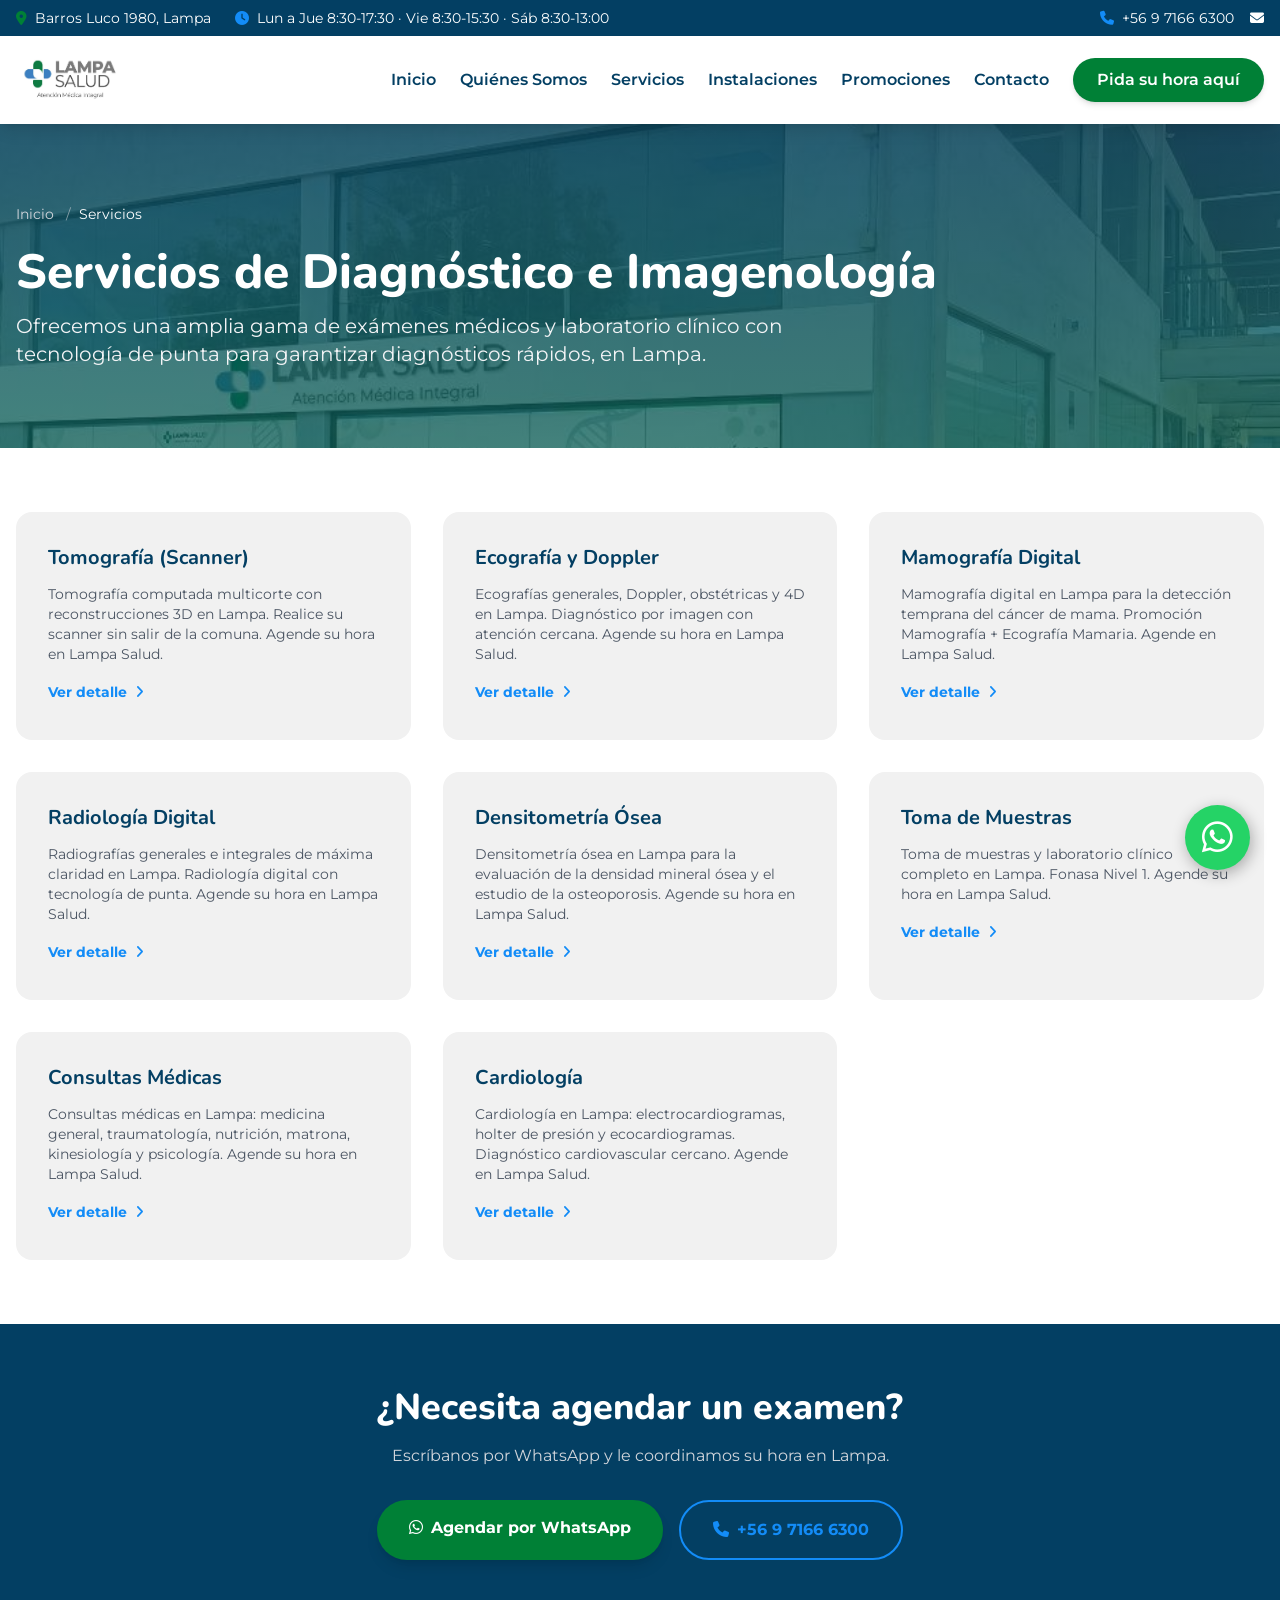
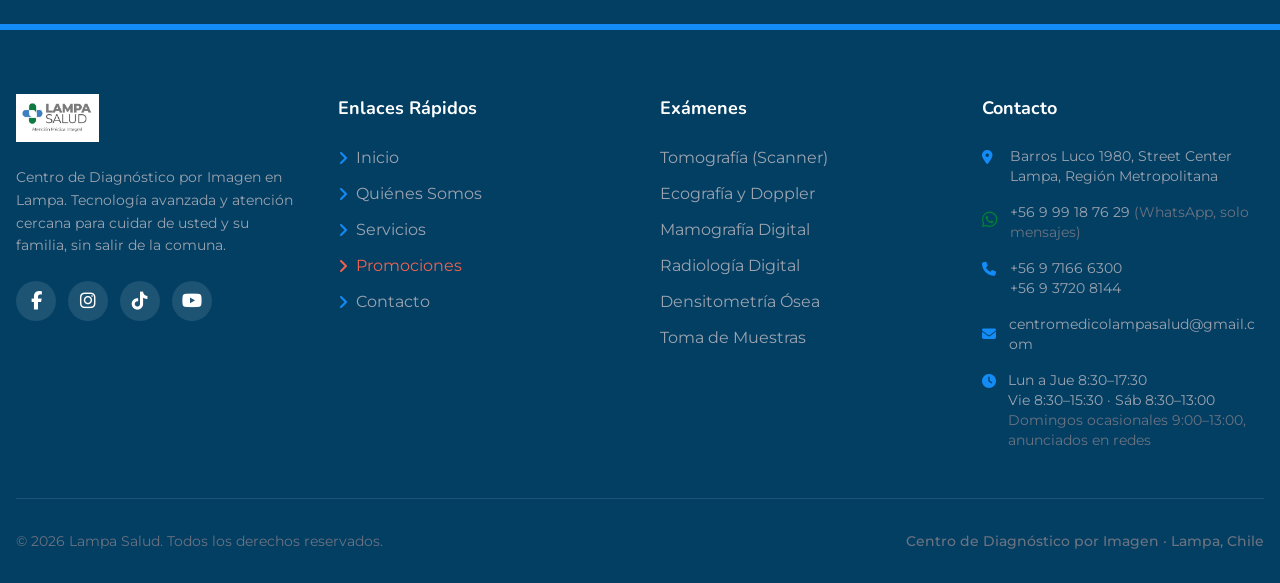
<file: servicios/index.html>
<!DOCTYPE html>
<html lang="es" class="scroll-smooth">
<head>
    <!-- Google tag (gtag.js) -->
    <script async src="https://www.googletagmanager.com/gtag/js?id=G-LSG4TNYGV"></script>
    <script>
      window.dataLayer = window.dataLayer || [];
      function gtag(){dataLayer.push(arguments);}
      gtag('js', new Date());
      gtag('config', 'G-LSG4TNYGV');
    </script>
    <meta charset="UTF-8">
    <meta name="viewport" content="width=device-width, initial-scale=1.0">
    <title>Servicios y Exámenes de Diagnóstico en Lampa | Lampa Salud</title>
    <meta name="description" content="Tomografía, ecografía, mamografía, radiología, densitometría, laboratorio, consultas médicas y cardiología en Lampa. Conozca todos nuestros exámenes.">
    <link rel="canonical" href="https://lampasalud.cl/servicios/">
    <meta name="robots" content="index, follow">
    <link rel="icon" href="/favicon.ico" sizes="48x48">
    <link rel="icon" type="image/png" sizes="32x32" href="/favicon-32x32.png">
    <link rel="icon" type="image/png" sizes="16x16" href="/favicon-16x16.png">
    <link rel="apple-touch-icon" sizes="180x180" href="/apple-touch-icon.png">
    <link rel="manifest" href="/site.webmanifest">
    <meta name="theme-color" content="#033F63">

    <!-- Open Graph / WhatsApp / Redes -->
    <meta property="og:type" content="website">
    <meta property="og:url" content="https://lampasalud.cl/servicios/">
    <meta property="og:site_name" content="Lampa Salud">
    <meta property="og:title" content="Servicios y Exámenes de Diagnóstico en Lampa | Lampa Salud">
    <meta property="og:description" content="Tomografía, ecografía, mamografía, radiología, densitometría, laboratorio, consultas médicas y cardiología en Lampa. Conozca todos nuestros exámenes.">
    <meta property="og:image" content="https://lampasalud.cl/assets/img/hero-inicio.jpg">
    <meta property="og:locale" content="es_CL">
    <meta name="twitter:card" content="summary_large_image">
    <meta name="twitter:title" content="Servicios y Exámenes de Diagnóstico en Lampa | Lampa Salud">
    <meta name="twitter:description" content="Tomografía, ecografía, mamografía, radiología, densitometría, laboratorio, consultas médicas y cardiología en Lampa. Conozca todos nuestros exámenes.">
    <meta name="twitter:image" content="https://lampasalud.cl/assets/img/hero-inicio.jpg">

    <link rel="preconnect" href="https://fonts.googleapis.com">
    <link rel="preconnect" href="https://fonts.gstatic.com" crossorigin>
    <link rel="preconnect" href="https://cdnjs.cloudflare.com">
    <!-- Imagen principal (LCP): precargada para mejorar Core Web Vitals -->
    <link rel="preload" as="image" href="/assets/img/hero-inicio.jpg" fetchpriority="high">
    <link href="https://fonts.googleapis.com/css2?family=Montserrat:wght@300;400;500;600;700&family=Nunito:wght@400;600;700;800;900&display=swap" rel="stylesheet">
    <!-- Font Awesome cargado sin bloquear el render -->
    <link rel="preload" as="style" href="https://cdnjs.cloudflare.com/ajax/libs/font-awesome/6.4.0/css/all.min.css" onload="this.onload=null;this.rel='stylesheet'">
    <noscript><link rel="stylesheet" href="https://cdnjs.cloudflare.com/ajax/libs/font-awesome/6.4.0/css/all.min.css"></noscript>
    <link href="https://unpkg.com/aos@2.3.1/dist/aos.css" rel="stylesheet">
    <link rel="stylesheet" href="/css/styles.css">

    <script type="application/ld+json">
{
  "@context": "https://schema.org",
  "@graph": [
    {
      "@type": [
        "MedicalClinic",
        "DiagnosticLab",
        "LocalBusiness"
      ],
      "@id": "https://lampasalud.cl/#clinica",
      "name": "Lampa Salud",
      "alternateName": "Lampa Salud — Centro de Diagnóstico por Imagen",
      "url": "https://lampasalud.cl/",
      "logo": "https://lampasalud.cl/assets/img/lampa-salud.jpg",
      "image": [
        "https://lampasalud.cl/assets/img/hero-inicio.jpg",
        "https://lampasalud.cl/assets/img/tomografia-computada-y-sala-de-control.jpg",
        "https://lampasalud.cl/assets/img/recepcion-y-sala-de-espera-de-lampa-salud.jpg",
        "https://lampasalud.cl/assets/img/profesional-junto-a-equipo-de-ecografia.jpg"
      ],
      "telephone": "+56971666300",
      "contactPoint": [
        {
          "@type": "ContactPoint",
          "telephone": "+56971666300",
          "contactType": "reservations",
          "availableLanguage": [
            "es"
          ]
        },
        {
          "@type": "ContactPoint",
          "telephone": "+56937208144",
          "contactType": "reservations",
          "availableLanguage": [
            "es"
          ]
        },
        {
          "@type": "ContactPoint",
          "telephone": "+56999187629",
          "contactType": "customer service",
          "availableLanguage": [
            "es"
          ]
        }
      ],
      "email": "centromedicolampasalud@gmail.com",
      "address": {
        "@type": "PostalAddress",
        "streetAddress": "Barros Luco 1980, Street Center",
        "addressLocality": "Lampa",
        "addressRegion": "Región Metropolitana",
        "addressCountry": "CL"
      },
      "geo": {
        "@type": "GeoCoordinates",
        "latitude": -33.2841443,
        "longitude": -70.8753232
      },
      "hasMap": "https://maps.google.com/?cid=-5992990107637665610",
      "sameAs": [
        "https://maps.google.com/?cid=-5992990107637665610",
        "https://www.facebook.com/lampasalud.cl",
        "https://www.instagram.com/lampasalud/",
        "https://www.tiktok.com/@lampasalud.cl",
        "https://www.youtube.com/@LampaSalud"
      ],
      "areaServed": [
        {
          "@type": "City",
          "name": "Lampa"
        },
        {
          "@type": "AdministrativeArea",
          "name": "Región Metropolitana"
        }
      ],
      "openingHoursSpecification": [
        {
          "@type": "OpeningHoursSpecification",
          "dayOfWeek": [
            "Monday",
            "Tuesday",
            "Wednesday",
            "Thursday"
          ],
          "opens": "08:30",
          "closes": "17:30"
        },
        {
          "@type": "OpeningHoursSpecification",
          "dayOfWeek": "Friday",
          "opens": "08:30",
          "closes": "15:30"
        },
        {
          "@type": "OpeningHoursSpecification",
          "dayOfWeek": "Saturday",
          "opens": "08:30",
          "closes": "13:00"
        },
        {
          "@type": "OpeningHoursSpecification",
          "dayOfWeek": "Sunday",
          "opens": "00:00",
          "closes": "00:00"
        }
      ],
      "medicalSpecialty": [
        "Radiology",
        "PrimaryCare",
        "Cardiovascular",
        "Physiotherapy",
        "Psychiatric"
      ],
      "availableService": [
        {
          "@type": "MedicalProcedure",
          "name": "Tomografía (Scanner)",
          "url": "https://lampasalud.cl/tomografia-computada-lampa/"
        },
        {
          "@type": "MedicalProcedure",
          "name": "Ecografía y Doppler",
          "url": "https://lampasalud.cl/ecografia-lampa/"
        },
        {
          "@type": "MedicalProcedure",
          "name": "Mamografía Digital",
          "url": "https://lampasalud.cl/mamografia-lampa/"
        },
        {
          "@type": "MedicalProcedure",
          "name": "Radiología Digital",
          "url": "https://lampasalud.cl/radiologia-digital-lampa/"
        },
        {
          "@type": "MedicalProcedure",
          "name": "Densitometría Ósea",
          "url": "https://lampasalud.cl/densitometria-osea-lampa/"
        },
        {
          "@type": "MedicalProcedure",
          "name": "Toma de Muestras",
          "url": "https://lampasalud.cl/toma-de-muestras-lampa/"
        },
        {
          "@type": "MedicalProcedure",
          "name": "Consultas Médicas",
          "url": "https://lampasalud.cl/consultas-medicas-lampa/"
        },
        {
          "@type": "MedicalProcedure",
          "name": "Cardiología",
          "url": "https://lampasalud.cl/cardiologia-lampa/"
        }
      ],
      "hasOfferCatalog": {
        "@type": "OfferCatalog",
        "name": "Exámenes y servicios de diagnóstico",
        "itemListElement": [
          {
            "@type": "Offer",
            "itemOffered": {
              "@type": "MedicalProcedure",
              "name": "Tomografía (Scanner)",
              "url": "https://lampasalud.cl/tomografia-computada-lampa/"
            }
          },
          {
            "@type": "Offer",
            "itemOffered": {
              "@type": "MedicalProcedure",
              "name": "Ecografía y Doppler",
              "url": "https://lampasalud.cl/ecografia-lampa/"
            }
          },
          {
            "@type": "Offer",
            "itemOffered": {
              "@type": "MedicalProcedure",
              "name": "Mamografía Digital",
              "url": "https://lampasalud.cl/mamografia-lampa/"
            }
          },
          {
            "@type": "Offer",
            "itemOffered": {
              "@type": "MedicalProcedure",
              "name": "Radiología Digital",
              "url": "https://lampasalud.cl/radiologia-digital-lampa/"
            }
          },
          {
            "@type": "Offer",
            "itemOffered": {
              "@type": "MedicalProcedure",
              "name": "Densitometría Ósea",
              "url": "https://lampasalud.cl/densitometria-osea-lampa/"
            }
          },
          {
            "@type": "Offer",
            "itemOffered": {
              "@type": "MedicalProcedure",
              "name": "Toma de Muestras",
              "url": "https://lampasalud.cl/toma-de-muestras-lampa/"
            }
          },
          {
            "@type": "Offer",
            "itemOffered": {
              "@type": "MedicalProcedure",
              "name": "Consultas Médicas",
              "url": "https://lampasalud.cl/consultas-medicas-lampa/"
            }
          },
          {
            "@type": "Offer",
            "itemOffered": {
              "@type": "MedicalProcedure",
              "name": "Cardiología",
              "url": "https://lampasalud.cl/cardiologia-lampa/"
            }
          }
        ]
      }
    },
    {
      "@type": "CollectionPage",
      "name": "Servicios y exámenes",
      "url": "https://lampasalud.cl/servicios/"
    },
    {
      "@type": "BreadcrumbList",
      "itemListElement": [
        {
          "@type": "ListItem",
          "position": 1,
          "name": "Inicio",
          "item": "https://lampasalud.cl/"
        },
        {
          "@type": "ListItem",
          "position": 2,
          "name": "Servicios",
          "item": "https://lampasalud.cl/servicios/"
        }
      ]
    }
  ]
}
    </script>
    <!-- Metricool — seguimiento de la web (be.js) -->
    <script>function loadScript(a){var b=document.getElementsByTagName("head")[0],c=document.createElement("script");c.type="text/javascript",c.src="https://tracker.metricool.com/resources/be.js",c.onreadystatechange=a,c.onload=a,b.appendChild(c)}loadScript(function(){beTracker.t({hash:"b184ae01373670a38f610c7845b9f9ee"})});</script>
</head>
<body class="text-gray-800 antialiased overflow-x-hidden">

    <!-- Topbar -->
    <div class="bg-lsDark text-white py-2 text-sm hidden md:block">
        <div class="container mx-auto px-4 flex justify-between items-center">
            <div class="flex items-center space-x-6">
                <span><i class="fa-solid fa-location-dot text-lsGreen mr-2"></i>Barros Luco 1980, Lampa</span>
                <span><i class="fa-solid fa-clock text-lsBlue mr-2"></i>Lun a Jue 8:30-17:30 · Vie 8:30-15:30 · Sáb 8:30-13:00</span>
            </div>
            <div class="flex items-center space-x-4">
                <a href="tel:+56971666300" class="hover:text-lsBlue transition"><i class="fa-solid fa-phone text-lsBlue mr-2"></i>+56 9 7166 6300</a>
                <a href="tel:+56937208144" class="hover:text-lsBlue transition hidden xl:inline"><i class="fa-solid fa-phone text-lsBlue mr-2"></i>+56 9 3720 8144</a>
                <a href="mailto:centromedicolampasalud@gmail.com" aria-label="Correo" class="hover:text-lsBlue transition"><i class="fa-solid fa-envelope"></i></a>
            </div>
        </div>
    </div>

    <!-- Navegación -->
    <nav class="bg-white shadow-lg sticky top-0 z-50">
        <div class="container mx-auto px-4 py-3 flex justify-between items-center">
            <a href="/" class="flex items-center" aria-label="Lampa Salud - Inicio">
                <img src="/assets/img/lampa-salud.jpg" alt="Lampa Salud — Centro de Diagnóstico por Imagen en Lampa" class="h-14 lg:h-16 w-auto object-contain" width="1036" height="602">
            </a>
            <div class="hidden lg:flex items-center space-x-6 font-semibold">
                <a href="/" class="text-lsDark hover:text-lsBlue transition">Inicio</a>
                <a href="/#nosotros" class="text-lsDark hover:text-lsBlue transition">Quiénes Somos</a>
                <a href="/servicios/" class="text-lsDark hover:text-lsBlue transition">Servicios</a>
                <a href="/#galeria" class="text-lsDark hover:text-lsBlue transition">Instalaciones</a>
                <a href="/#promociones" class="text-lsDark hover:text-lsBlue transition">Promociones</a>
                <a href="/#contacto" class="text-lsDark hover:text-lsBlue transition">Contacto</a>
                <a href="https://wa.me/56999187629?text=Hola%2C%20quisiera%20agendar%20una%20hora%20en%20Lampa%20Salud." target="_blank" rel="noopener" class="bg-lsGreen hover:bg-[#006028] text-white px-6 py-2.5 rounded-full transition shadow-md">Pida su hora aquí</a>
            </div>
            <button id="mobile-menu-btn" class="lg:hidden text-lsDark text-2xl focus:outline-none" aria-label="Abrir menú"><i class="fa-solid fa-bars"></i></button>
        </div>
        <div id="mobile-menu" class="hidden lg:hidden bg-white border-t border-gray-100 absolute w-full shadow-xl">
            <div class="flex flex-col px-6 py-4 space-y-4 font-semibold">
                <a href="/" class="text-lsDark hover:text-lsBlue">Inicio</a>
                <a href="/#nosotros" class="text-lsDark hover:text-lsBlue">Quiénes Somos</a>
                <a href="/servicios/" class="text-lsDark hover:text-lsBlue">Servicios</a>
                <a href="/#galeria" class="text-lsDark hover:text-lsBlue">Instalaciones</a>
                <a href="/#promociones" class="text-lsDark hover:text-lsBlue">Promociones</a>
                <a href="/#contacto" class="text-lsDark hover:text-lsBlue">Contacto</a>
                <a href="https://wa.me/56999187629?text=Hola%2C%20quisiera%20agendar%20una%20hora%20en%20Lampa%20Salud." target="_blank" rel="noopener" class="text-lsGreen font-bold">Pida su hora aquí</a>
            </div>
        </div>
    </nav>

    <section class="hero-bg py-20">
        <div class="container mx-auto px-4 relative z-10">

            <nav aria-label="Ruta de navegación" class="text-sm text-gray-300 mb-6">
                <a href="/" class="hover:text-white">Inicio</a>
                <span class="mx-2 opacity-60">/</span><span class="text-white">Servicios</span>
            </nav>
            <h1 class="text-4xl md:text-5xl font-heading font-extrabold text-white mb-4">Servicios de Diagnóstico e Imagenología</h1>
            <p class="text-lg md:text-xl text-gray-100 max-w-3xl">Ofrecemos una amplia gama de exámenes médicos y laboratorio clínico con tecnología de punta para garantizar diagnósticos rápidos, en Lampa.</p>
        </div>
    </section>
    <section class="py-16 bg-white">
        <div class="container mx-auto px-4">
            <div class="grid grid-cols-1 md:grid-cols-2 lg:grid-cols-3 gap-8">
                <a href="/tomografia-computada-lampa/" class="service-card bg-lsLight rounded-2xl p-8 block border-b-4 border-transparent">
                    <h2 class="text-xl font-heading font-bold text-lsDark mb-3">Tomografía (Scanner)</h2>
                    <p class="text-gray-600 text-sm mb-4">Tomografía computada multicorte con reconstrucciones 3D en Lampa. Realice su scanner sin salir de la comuna. Agende su hora en Lampa Salud.</p>
                    <span class="text-lsBlue font-bold text-sm">Ver detalle <i class="fa-solid fa-angle-right ml-1"></i></span>
                </a>
                <a href="/ecografia-lampa/" class="service-card bg-lsLight rounded-2xl p-8 block border-b-4 border-transparent">
                    <h2 class="text-xl font-heading font-bold text-lsDark mb-3">Ecografía y Doppler</h2>
                    <p class="text-gray-600 text-sm mb-4">Ecografías generales, Doppler, obstétricas y 4D en Lampa. Diagnóstico por imagen con atención cercana. Agende su hora en Lampa Salud.</p>
                    <span class="text-lsBlue font-bold text-sm">Ver detalle <i class="fa-solid fa-angle-right ml-1"></i></span>
                </a>
                <a href="/mamografia-lampa/" class="service-card bg-lsLight rounded-2xl p-8 block border-b-4 border-transparent">
                    <h2 class="text-xl font-heading font-bold text-lsDark mb-3">Mamografía Digital</h2>
                    <p class="text-gray-600 text-sm mb-4">Mamografía digital en Lampa para la detección temprana del cáncer de mama. Promoción Mamografía + Ecografía Mamaria. Agende en Lampa Salud.</p>
                    <span class="text-lsBlue font-bold text-sm">Ver detalle <i class="fa-solid fa-angle-right ml-1"></i></span>
                </a>
                <a href="/radiologia-digital-lampa/" class="service-card bg-lsLight rounded-2xl p-8 block border-b-4 border-transparent">
                    <h2 class="text-xl font-heading font-bold text-lsDark mb-3">Radiología Digital</h2>
                    <p class="text-gray-600 text-sm mb-4">Radiografías generales e integrales de máxima claridad en Lampa. Radiología digital con tecnología de punta. Agende su hora en Lampa Salud.</p>
                    <span class="text-lsBlue font-bold text-sm">Ver detalle <i class="fa-solid fa-angle-right ml-1"></i></span>
                </a>
                <a href="/densitometria-osea-lampa/" class="service-card bg-lsLight rounded-2xl p-8 block border-b-4 border-transparent">
                    <h2 class="text-xl font-heading font-bold text-lsDark mb-3">Densitometría Ósea</h2>
                    <p class="text-gray-600 text-sm mb-4">Densitometría ósea en Lampa para la evaluación de la densidad mineral ósea y el estudio de la osteoporosis. Agende su hora en Lampa Salud.</p>
                    <span class="text-lsBlue font-bold text-sm">Ver detalle <i class="fa-solid fa-angle-right ml-1"></i></span>
                </a>
                <a href="/toma-de-muestras-lampa/" class="service-card bg-lsLight rounded-2xl p-8 block border-b-4 border-transparent">
                    <h2 class="text-xl font-heading font-bold text-lsDark mb-3">Toma de Muestras</h2>
                    <p class="text-gray-600 text-sm mb-4">Toma de muestras y laboratorio clínico completo en Lampa. Fonasa Nivel 1. Agende su hora en Lampa Salud.</p>
                    <span class="text-lsBlue font-bold text-sm">Ver detalle <i class="fa-solid fa-angle-right ml-1"></i></span>
                </a>
                <a href="/consultas-medicas-lampa/" class="service-card bg-lsLight rounded-2xl p-8 block border-b-4 border-transparent">
                    <h2 class="text-xl font-heading font-bold text-lsDark mb-3">Consultas Médicas</h2>
                    <p class="text-gray-600 text-sm mb-4">Consultas médicas en Lampa: medicina general, traumatología, nutrición, matrona, kinesiología y psicología. Agende su hora en Lampa Salud.</p>
                    <span class="text-lsBlue font-bold text-sm">Ver detalle <i class="fa-solid fa-angle-right ml-1"></i></span>
                </a>
                <a href="/cardiologia-lampa/" class="service-card bg-lsLight rounded-2xl p-8 block border-b-4 border-transparent">
                    <h2 class="text-xl font-heading font-bold text-lsDark mb-3">Cardiología</h2>
                    <p class="text-gray-600 text-sm mb-4">Cardiología en Lampa: electrocardiogramas, holter de presión y ecocardiogramas. Diagnóstico cardiovascular cercano. Agende en Lampa Salud.</p>
                    <span class="text-lsBlue font-bold text-sm">Ver detalle <i class="fa-solid fa-angle-right ml-1"></i></span>
                </a>
            </div>
        </div>
    </section>

    <section class="py-16 bg-lsDark text-white">
        <div class="container mx-auto px-4 text-center max-w-3xl">
            <h2 class="text-3xl md:text-4xl font-heading font-extrabold mb-4">¿Necesita agendar un examen?</h2>
            <p class="text-gray-300 mb-8">Escríbanos por WhatsApp y le coordinamos su hora en Lampa.</p>
            <div class="flex flex-col sm:flex-row gap-4 justify-center">
                <a href="https://wa.me/56999187629?text=Hola%2C%20quisiera%20agendar%20una%20hora%20en%20Lampa%20Salud." target="_blank" rel="noopener" class="bg-lsGreen hover:bg-[#006028] px-8 py-4 rounded-full font-bold transition shadow-lg"><i class="fa-brands fa-whatsapp mr-2"></i>Agendar por WhatsApp</a>
                <a href="tel:+56971666300" class="border-2 border-lsBlue text-lsBlue hover:bg-lsBlue hover:text-white px-8 py-4 rounded-full font-bold transition"><i class="fa-solid fa-phone mr-2"></i>+56 9 7166 6300</a>
            </div>
        </div>
    </section>
    <footer class="bg-lsDark text-white pt-16 pb-8 border-t-[6px] border-lsBlue">
        <div class="container mx-auto px-4">
            <div class="grid grid-cols-1 md:grid-cols-2 lg:grid-cols-4 gap-10 mb-12">
                <div>
                    <div class="mb-6">
                        <img src="/assets/img/lampa-salud.jpg" alt="Lampa Salud" class="h-12 w-auto object-contain" width="1036" height="602" loading="lazy">
                    </div>
                    <p class="text-gray-400 text-sm mb-6 leading-relaxed">Centro de Diagnóstico por Imagen en Lampa. Tecnología avanzada y atención cercana para cuidar de usted y su familia, sin salir de la comuna.</p>
                    <div style="display:flex;gap:12px;align-items:center" aria-label="Redes sociales de Lampa Salud">
                        <a href="https://www.facebook.com/lampasalud.cl" target="_blank" rel="noopener" aria-label="Facebook de Lampa Salud" title="Facebook @lampasalud.cl" style="width:40px;height:40px;border-radius:9999px;background:rgba(255,255,255,0.1);display:inline-flex;align-items:center;justify-content:center;color:#fff;font-size:18px" class="hover:opacity-80 transition"><i class="fa-brands fa-facebook-f"></i></a>
                        <a href="https://www.instagram.com/lampasalud/" target="_blank" rel="noopener" aria-label="Instagram de Lampa Salud" title="Instagram @lampasalud" style="width:40px;height:40px;border-radius:9999px;background:rgba(255,255,255,0.1);display:inline-flex;align-items:center;justify-content:center;color:#fff;font-size:18px" class="hover:opacity-80 transition"><i class="fa-brands fa-instagram"></i></a>
                        <a href="https://www.tiktok.com/@lampasalud.cl" target="_blank" rel="noopener" aria-label="TikTok de Lampa Salud" title="TikTok @lampasalud.cl" style="width:40px;height:40px;border-radius:9999px;background:rgba(255,255,255,0.1);display:inline-flex;align-items:center;justify-content:center;color:#fff;font-size:18px" class="hover:opacity-80 transition"><i class="fa-brands fa-tiktok"></i></a>
                        <a href="https://www.youtube.com/@LampaSalud" target="_blank" rel="noopener" aria-label="YouTube de Lampa Salud" title="YouTube @LampaSalud" style="width:40px;height:40px;border-radius:9999px;background:rgba(255,255,255,0.1);display:inline-flex;align-items:center;justify-content:center;color:#fff;font-size:18px" class="hover:opacity-80 transition"><i class="fa-brands fa-youtube"></i></a>
                    </div>
                </div>
                <div>
                    <h4 class="text-lg font-heading font-bold mb-6">Enlaces Rápidos</h4>
                    <ul class="space-y-3">
                        <li><a href="/" class="text-gray-400 hover:text-white transition flex items-center"><i class="fa-solid fa-angle-right text-lsBlue mr-2"></i> Inicio</a></li>
                        <li><a href="/#nosotros" class="text-gray-400 hover:text-white transition flex items-center"><i class="fa-solid fa-angle-right text-lsBlue mr-2"></i> Quiénes Somos</a></li>
                        <li><a href="/servicios/" class="text-gray-400 hover:text-white transition flex items-center"><i class="fa-solid fa-angle-right text-lsBlue mr-2"></i> Servicios</a></li>
                        <li><a href="/#promociones" class="text-lsCoral hover:text-white transition flex items-center"><i class="fa-solid fa-angle-right text-lsCoral mr-2"></i> Promociones</a></li>
                        <li><a href="/#contacto" class="text-gray-400 hover:text-white transition flex items-center"><i class="fa-solid fa-angle-right text-lsBlue mr-2"></i> Contacto</a></li>
                    </ul>
                </div>
                <div>
                    <h4 class="text-lg font-heading font-bold mb-6">Exámenes</h4>
                    <ul class="space-y-3">
                        <li><a href="/tomografia-computada-lampa/" class="text-gray-400 hover:text-white transition">Tomografía (Scanner)</a></li>
                        <li><a href="/ecografia-lampa/" class="text-gray-400 hover:text-white transition">Ecografía y Doppler</a></li>
                        <li><a href="/mamografia-lampa/" class="text-gray-400 hover:text-white transition">Mamografía Digital</a></li>
                        <li><a href="/radiologia-digital-lampa/" class="text-gray-400 hover:text-white transition">Radiología Digital</a></li>
                        <li><a href="/densitometria-osea-lampa/" class="text-gray-400 hover:text-white transition">Densitometría Ósea</a></li>
                        <li><a href="/toma-de-muestras-lampa/" class="text-gray-400 hover:text-white transition">Toma de Muestras</a></li>
                    </ul>
                </div>
                <div>
                    <h4 class="text-lg font-heading font-bold mb-6">Contacto</h4>
                    <ul class="space-y-4 text-sm text-gray-400">
                        <li class="flex items-start"><i class="fa-solid fa-location-dot mt-1 text-lsBlue mr-3 w-4"></i><span>Barros Luco 1980, Street Center<br>Lampa, Región Metropolitana</span></li>
                        <li class="flex items-start"><i class="fa-brands fa-whatsapp mt-1 text-lsGreen mr-3 w-4 text-lg"></i><span><a href="https://wa.me/56999187629?text=Hola%2C%20quisiera%20agendar%20una%20hora%20en%20Lampa%20Salud." target="_blank" rel="noopener" class="hover:text-white">+56 9 99 18 76 29</a> <span class="text-gray-500">(WhatsApp, solo mensajes)</span></span></li>
                        <li class="flex items-start"><i class="fa-solid fa-phone mt-1 text-lsBlue mr-3 w-4"></i><span><a href="tel:+56971666300" class="hover:text-white">+56 9 7166 6300</a><br><a href="tel:+56937208144" class="hover:text-white">+56 9 3720 8144</a></span></li>
                        <li class="flex items-center"><i class="fa-solid fa-envelope text-lsBlue mr-3 w-4"></i><a href="mailto:centromedicolampasalud@gmail.com" class="hover:text-white break-all">centromedicolampasalud@gmail.com</a></li>
                        <li class="flex items-start"><i class="fa-solid fa-clock mt-1 text-lsBlue mr-3 w-4"></i><span>Lun a Jue 8:30–17:30<br>Vie 8:30–15:30 · Sáb 8:30–13:00<br><span class="text-gray-500">Domingos ocasionales 9:00–13:00, anunciados en redes</span></span></li>
                    </ul>
                </div>
            </div>
            <div class="border-t border-white/10 pt-8 flex flex-col md:flex-row justify-between items-center text-sm text-gray-500">
                <p>&copy; 2026 Lampa Salud. Todos los derechos reservados.</p>
                <p class="mt-2 md:mt-0 font-medium">Centro de Diagnóstico por Imagen · Lampa, Chile</p>
            </div>
        </div>
    </footer>

    <a href="https://wa.me/56999187629?text=Hola%2C%20quisiera%20hacer%20una%20consulta%20con%20Lampa%20Salud." target="_blank" rel="noopener" class="floating-whatsapp" aria-label="Escríbenos por WhatsApp">
        <i class="fa-brands fa-whatsapp"></i>
    </a>

    <script src="https://unpkg.com/aos@2.3.1/dist/aos.js"></script>

    <script src="https://unpkg.com/aos@2.3.1/dist/aos.js"></script>
    <script>
        AOS.init({ once: true, offset: 50, duration: 800 });
        const btn = document.getElementById('mobile-menu-btn');
        const menu = document.getElementById('mobile-menu');
        if (btn && menu) {
            btn.addEventListener('click', () => { menu.classList.toggle('hidden'); });
            menu.querySelectorAll('a').forEach(link => {
                link.addEventListener('click', () => { menu.classList.add('hidden'); });
            });
        }

        // El formulario envía el correo por FormSubmit y abre WhatsApp como respaldo inmediato.
        const contactForm = document.querySelector('[data-contact-form]');
        if (contactForm) {
            contactForm.addEventListener('submit', async (event) => {
                event.preventDefault();
                const submitButton = contactForm.querySelector('[data-submit-button]');
                const status = contactForm.querySelector('[data-form-status]');
                const formData = new FormData(contactForm);
                const name = formData.get('Nombre')?.toString().trim() || '';
                const phone = formData.get('Telefono')?.toString().trim() || '';
                const service = formData.get('Servicio')?.toString().trim() || 'Consulta general';
                const message = formData.get('Mensaje')?.toString().trim() || '';
                const whatsappText = [
                    'Hola, quiero hacer una solicitud en Lampa Salud.',
                    `Nombre: ${name}`,
                    `Teléfono: ${phone}`,
                    `Servicio: ${service}`,
                    message ? `Mensaje: ${message}` : ''
                ].filter(Boolean).join('\n');
                const whatsappUrl = `https://wa.me/56999187629?text=${encodeURIComponent(whatsappText)}`;

                // Abrir WhatsApp dentro del gesto del usuario evita bloqueos del navegador.
                window.open(whatsappUrl, '_blank', 'noopener,noreferrer');
                submitButton.disabled = true;
                submitButton.classList.add('opacity-60', 'cursor-wait');
                submitButton.textContent = 'Enviando...';
                status.className = 'hidden text-sm font-semibold rounded-xl px-4 py-3';

                try {
                    const response = await fetch(contactForm.action, {
                        method: 'POST',
                        body: formData,
                        headers: { Accept: 'application/json' }
                    });
                    if (!response.ok) throw new Error('FormSubmit respondió con error');
                    status.textContent = 'Solicitud enviada. WhatsApp también fue abierto para continuar la atención.';
                    status.className = 'text-sm font-semibold rounded-xl px-4 py-3 bg-green-100 text-green-800';
                    contactForm.reset();
                } catch (error) {
                    status.textContent = 'WhatsApp fue abierto, pero no pudimos enviar el correo. Puedes continuar por WhatsApp.';
                    status.className = 'text-sm font-semibold rounded-xl px-4 py-3 bg-yellow-100 text-yellow-800';
                    console.error(error);
                } finally {
                    submitButton.disabled = false;
                    submitButton.classList.remove('opacity-60', 'cursor-wait');
                    submitButton.textContent = 'Enviar Solicitud';
                }
            });
        }
    </script>
    <script>
        // MVP seguro: identificación inicial y derivación humana; no consulta ni escribe en SACMED.
        const assistantForm = document.querySelector('[data-assistant-form]');
        if (assistantForm) {
            assistantForm.addEventListener('submit', (event) => {
                event.preventDefault();
                const data = new FormData(assistantForm);
                const text = [
                    'Hola, necesito orientación de Lampa Salud.',
                    `Nombre: ${data.get('assistantName')}`,
                    `Teléfono: ${data.get('assistantPhone')}`,
                    `Motivo: ${data.get('assistantReason')}`,
                    'Aún no solicito agendamiento automático.'
                ].join('\n');
                const url = `https://wa.me/56999187629?text=${encodeURIComponent(text)}`;
                window.open(url, '_blank', 'noopener,noreferrer');
                const status = assistantForm.querySelector('[data-assistant-status]');
                status.textContent = 'WhatsApp fue abierto. Nuestro equipo continuará la atención.';
                status.className = 'text-sm font-semibold rounded-xl px-4 py-3 bg-green-100 text-green-800';
            });
        }
    </script>
</body>
</html>
</file>
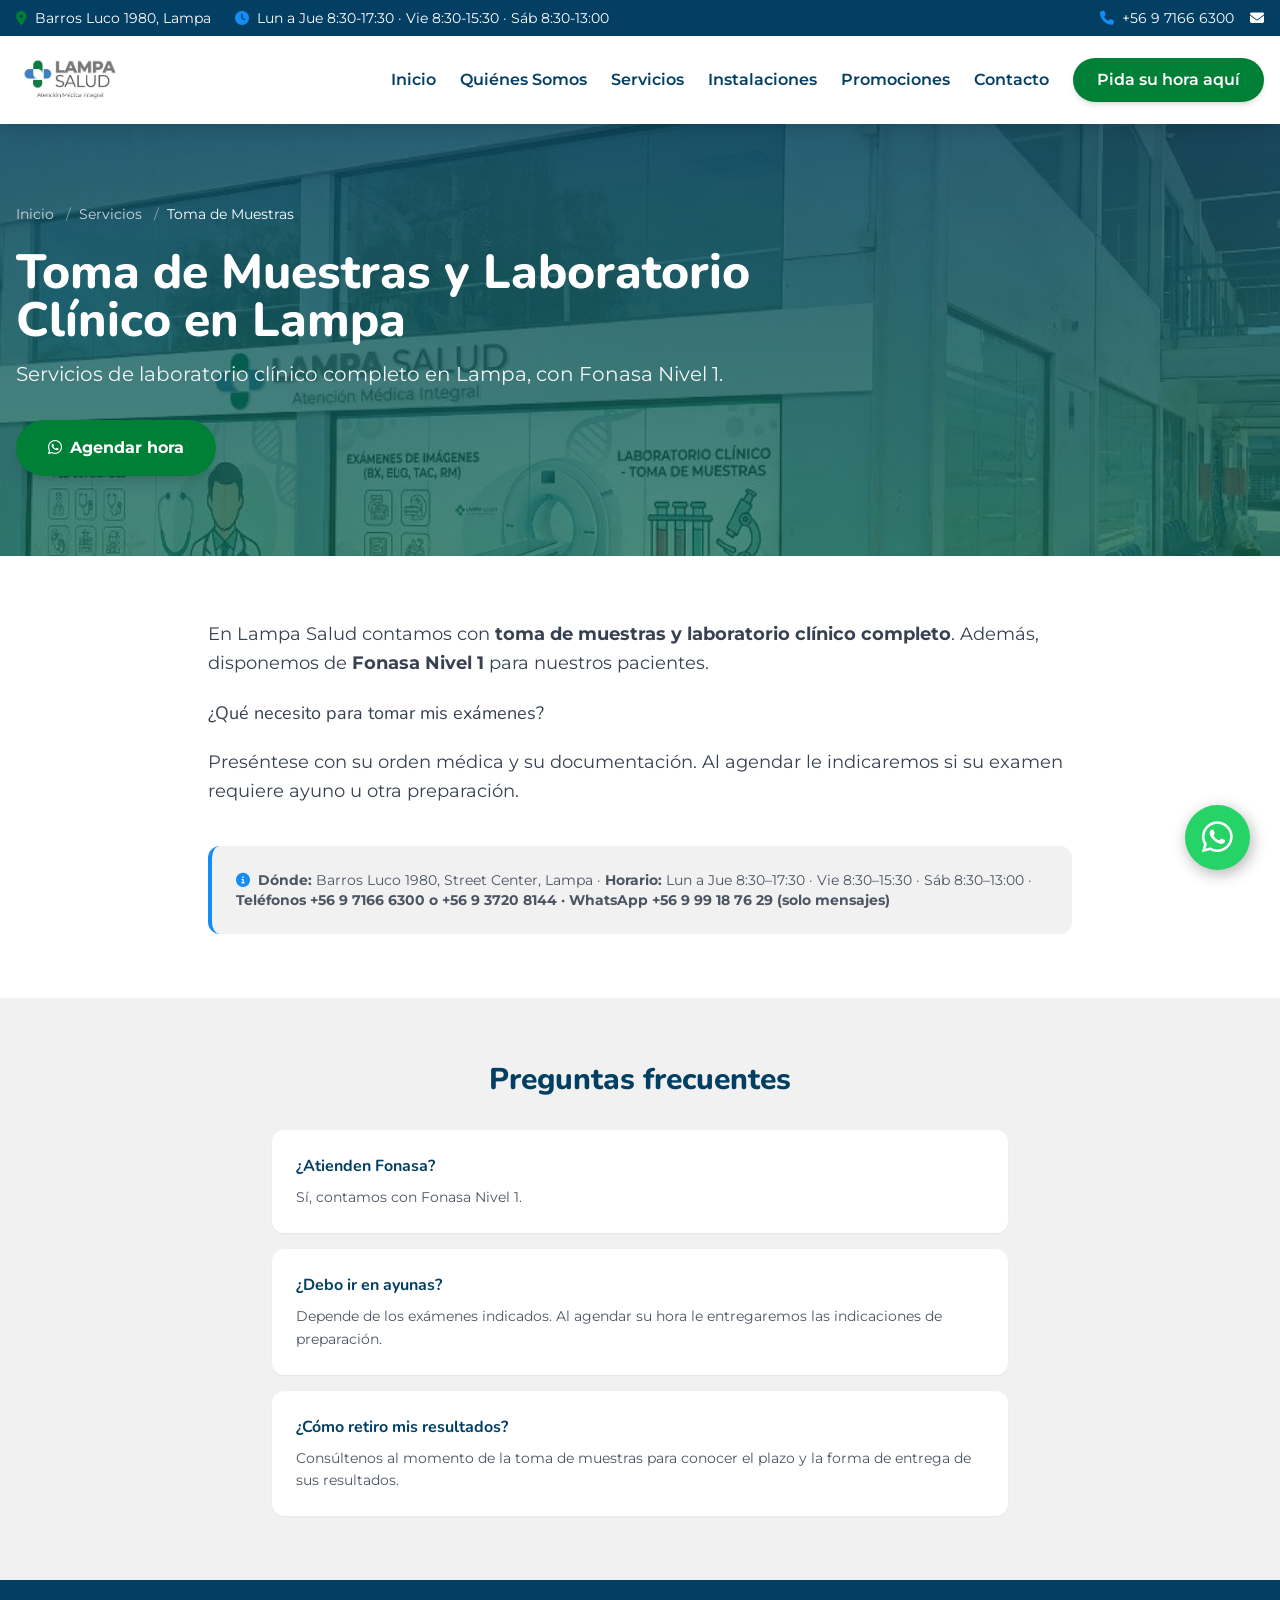
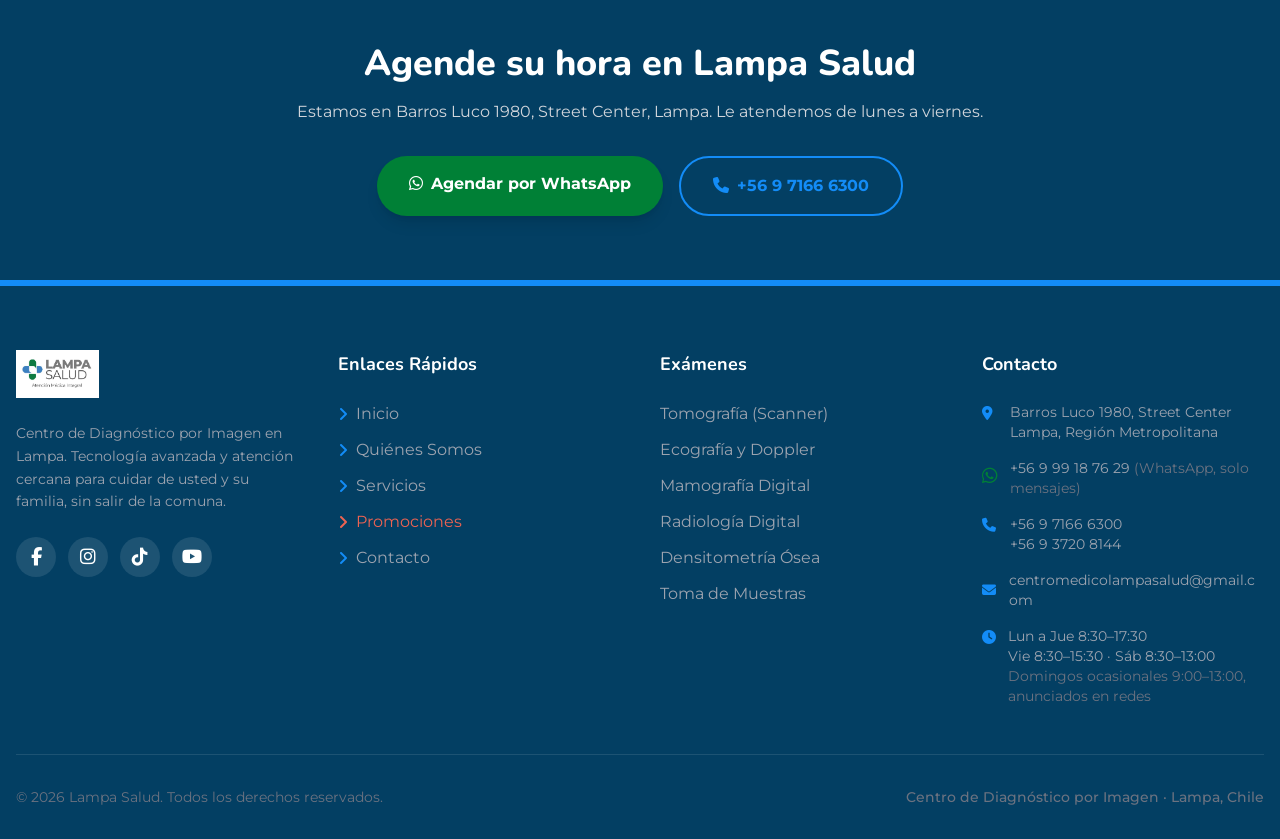
<file: toma-de-muestras-lampa/index.html>
<!DOCTYPE html>
<html lang="es" class="scroll-smooth">
<head>
    <!-- Google tag (gtag.js) -->
    <script async src="https://www.googletagmanager.com/gtag/js?id=G-LSG4TNYGV"></script>
    <script>
      window.dataLayer = window.dataLayer || [];
      function gtag(){dataLayer.push(arguments);}
      gtag('js', new Date());
      gtag('config', 'G-LSG4TNYGV');
    </script>
    <meta charset="UTF-8">
    <meta name="viewport" content="width=device-width, initial-scale=1.0">
    <title>Toma de Muestras y Laboratorio Clínico en Lampa | Lampa Salud</title>
    <meta name="description" content="Toma de muestras y laboratorio clínico completo en Lampa. Fonasa Nivel 1. Agende su hora en Lampa Salud.">
    <link rel="canonical" href="https://lampasalud.cl/toma-de-muestras-lampa/">
    <meta name="robots" content="index, follow">
    <link rel="icon" href="/favicon.ico" sizes="48x48">
    <link rel="icon" type="image/png" sizes="32x32" href="/favicon-32x32.png">
    <link rel="icon" type="image/png" sizes="16x16" href="/favicon-16x16.png">
    <link rel="apple-touch-icon" sizes="180x180" href="/apple-touch-icon.png">
    <link rel="manifest" href="/site.webmanifest">
    <meta name="theme-color" content="#033F63">

    <!-- Open Graph / WhatsApp / Redes -->
    <meta property="og:type" content="website">
    <meta property="og:url" content="https://lampasalud.cl/toma-de-muestras-lampa/">
    <meta property="og:site_name" content="Lampa Salud">
    <meta property="og:title" content="Toma de Muestras y Laboratorio Clínico en Lampa | Lampa Salud">
    <meta property="og:description" content="Toma de muestras y laboratorio clínico completo en Lampa. Fonasa Nivel 1. Agende su hora en Lampa Salud.">
    <meta property="og:image" content="https://lampasalud.cl/assets/img/hero-inicio.jpg">
    <meta property="og:locale" content="es_CL">
    <meta name="twitter:card" content="summary_large_image">
    <meta name="twitter:title" content="Toma de Muestras y Laboratorio Clínico en Lampa | Lampa Salud">
    <meta name="twitter:description" content="Toma de muestras y laboratorio clínico completo en Lampa. Fonasa Nivel 1. Agende su hora en Lampa Salud.">
    <meta name="twitter:image" content="https://lampasalud.cl/assets/img/hero-inicio.jpg">

    <link rel="preconnect" href="https://fonts.googleapis.com">
    <link rel="preconnect" href="https://fonts.gstatic.com" crossorigin>
    <link rel="preconnect" href="https://cdnjs.cloudflare.com">
    <!-- Imagen principal (LCP): precargada para mejorar Core Web Vitals -->
    <link rel="preload" as="image" href="/assets/img/hero-inicio.jpg" fetchpriority="high">
    <link href="https://fonts.googleapis.com/css2?family=Montserrat:wght@300;400;500;600;700&family=Nunito:wght@400;600;700;800;900&display=swap" rel="stylesheet">
    <!-- Font Awesome cargado sin bloquear el render -->
    <link rel="preload" as="style" href="https://cdnjs.cloudflare.com/ajax/libs/font-awesome/6.4.0/css/all.min.css" onload="this.onload=null;this.rel='stylesheet'">
    <noscript><link rel="stylesheet" href="https://cdnjs.cloudflare.com/ajax/libs/font-awesome/6.4.0/css/all.min.css"></noscript>
    <link href="https://unpkg.com/aos@2.3.1/dist/aos.css" rel="stylesheet">
    <link rel="stylesheet" href="/css/styles.css">

    <script type="application/ld+json">
{
  "@context": "https://schema.org",
  "@graph": [
    {
      "@type": [
        "MedicalClinic",
        "DiagnosticLab",
        "LocalBusiness"
      ],
      "@id": "https://lampasalud.cl/#clinica",
      "name": "Lampa Salud",
      "alternateName": "Lampa Salud — Centro de Diagnóstico por Imagen",
      "url": "https://lampasalud.cl/",
      "logo": "https://lampasalud.cl/assets/img/lampa-salud.jpg",
      "image": [
        "https://lampasalud.cl/assets/img/hero-inicio.jpg",
        "https://lampasalud.cl/assets/img/tomografia-computada-y-sala-de-control.jpg",
        "https://lampasalud.cl/assets/img/recepcion-y-sala-de-espera-de-lampa-salud.jpg",
        "https://lampasalud.cl/assets/img/profesional-junto-a-equipo-de-ecografia.jpg"
      ],
      "telephone": "+56971666300",
      "contactPoint": [
        {
          "@type": "ContactPoint",
          "telephone": "+56971666300",
          "contactType": "reservations",
          "availableLanguage": [
            "es"
          ]
        },
        {
          "@type": "ContactPoint",
          "telephone": "+56937208144",
          "contactType": "reservations",
          "availableLanguage": [
            "es"
          ]
        },
        {
          "@type": "ContactPoint",
          "telephone": "+56999187629",
          "contactType": "customer service",
          "availableLanguage": [
            "es"
          ]
        }
      ],
      "email": "centromedicolampasalud@gmail.com",
      "address": {
        "@type": "PostalAddress",
        "streetAddress": "Barros Luco 1980, Street Center",
        "addressLocality": "Lampa",
        "addressRegion": "Región Metropolitana",
        "addressCountry": "CL"
      },
      "geo": {
        "@type": "GeoCoordinates",
        "latitude": -33.2841443,
        "longitude": -70.8753232
      },
      "hasMap": "https://maps.google.com/?cid=-5992990107637665610",
      "sameAs": [
        "https://maps.google.com/?cid=-5992990107637665610",
        "https://www.facebook.com/lampasalud.cl",
        "https://www.instagram.com/lampasalud/",
        "https://www.tiktok.com/@lampasalud.cl",
        "https://www.youtube.com/@LampaSalud"
      ],
      "areaServed": [
        {
          "@type": "City",
          "name": "Lampa"
        },
        {
          "@type": "AdministrativeArea",
          "name": "Región Metropolitana"
        }
      ],
      "openingHoursSpecification": [
        {
          "@type": "OpeningHoursSpecification",
          "dayOfWeek": [
            "Monday",
            "Tuesday",
            "Wednesday",
            "Thursday"
          ],
          "opens": "08:30",
          "closes": "17:30"
        },
        {
          "@type": "OpeningHoursSpecification",
          "dayOfWeek": "Friday",
          "opens": "08:30",
          "closes": "15:30"
        },
        {
          "@type": "OpeningHoursSpecification",
          "dayOfWeek": "Saturday",
          "opens": "08:30",
          "closes": "13:00"
        },
        {
          "@type": "OpeningHoursSpecification",
          "dayOfWeek": "Sunday",
          "opens": "00:00",
          "closes": "00:00"
        }
      ],
      "medicalSpecialty": [
        "Radiology",
        "PrimaryCare",
        "Cardiovascular",
        "Physiotherapy",
        "Psychiatric"
      ],
      "availableService": [
        {
          "@type": "MedicalProcedure",
          "name": "Tomografía (Scanner)",
          "url": "https://lampasalud.cl/tomografia-computada-lampa/"
        },
        {
          "@type": "MedicalProcedure",
          "name": "Ecografía y Doppler",
          "url": "https://lampasalud.cl/ecografia-lampa/"
        },
        {
          "@type": "MedicalProcedure",
          "name": "Mamografía Digital",
          "url": "https://lampasalud.cl/mamografia-lampa/"
        },
        {
          "@type": "MedicalProcedure",
          "name": "Radiología Digital",
          "url": "https://lampasalud.cl/radiologia-digital-lampa/"
        },
        {
          "@type": "MedicalProcedure",
          "name": "Densitometría Ósea",
          "url": "https://lampasalud.cl/densitometria-osea-lampa/"
        },
        {
          "@type": "MedicalProcedure",
          "name": "Toma de Muestras",
          "url": "https://lampasalud.cl/toma-de-muestras-lampa/"
        },
        {
          "@type": "MedicalProcedure",
          "name": "Consultas Médicas",
          "url": "https://lampasalud.cl/consultas-medicas-lampa/"
        },
        {
          "@type": "MedicalProcedure",
          "name": "Cardiología",
          "url": "https://lampasalud.cl/cardiologia-lampa/"
        }
      ],
      "hasOfferCatalog": {
        "@type": "OfferCatalog",
        "name": "Exámenes y servicios de diagnóstico",
        "itemListElement": [
          {
            "@type": "Offer",
            "itemOffered": {
              "@type": "MedicalProcedure",
              "name": "Tomografía (Scanner)",
              "url": "https://lampasalud.cl/tomografia-computada-lampa/"
            }
          },
          {
            "@type": "Offer",
            "itemOffered": {
              "@type": "MedicalProcedure",
              "name": "Ecografía y Doppler",
              "url": "https://lampasalud.cl/ecografia-lampa/"
            }
          },
          {
            "@type": "Offer",
            "itemOffered": {
              "@type": "MedicalProcedure",
              "name": "Mamografía Digital",
              "url": "https://lampasalud.cl/mamografia-lampa/"
            }
          },
          {
            "@type": "Offer",
            "itemOffered": {
              "@type": "MedicalProcedure",
              "name": "Radiología Digital",
              "url": "https://lampasalud.cl/radiologia-digital-lampa/"
            }
          },
          {
            "@type": "Offer",
            "itemOffered": {
              "@type": "MedicalProcedure",
              "name": "Densitometría Ósea",
              "url": "https://lampasalud.cl/densitometria-osea-lampa/"
            }
          },
          {
            "@type": "Offer",
            "itemOffered": {
              "@type": "MedicalProcedure",
              "name": "Toma de Muestras",
              "url": "https://lampasalud.cl/toma-de-muestras-lampa/"
            }
          },
          {
            "@type": "Offer",
            "itemOffered": {
              "@type": "MedicalProcedure",
              "name": "Consultas Médicas",
              "url": "https://lampasalud.cl/consultas-medicas-lampa/"
            }
          },
          {
            "@type": "Offer",
            "itemOffered": {
              "@type": "MedicalProcedure",
              "name": "Cardiología",
              "url": "https://lampasalud.cl/cardiologia-lampa/"
            }
          }
        ]
      }
    },
    {
      "@type": "MedicalProcedure",
      "name": "Toma de Muestras y Laboratorio Clínico en Lampa",
      "description": "Toma de muestras y laboratorio clínico completo en Lampa. Fonasa Nivel 1. Agende su hora en Lampa Salud.",
      "url": "https://lampasalud.cl/toma-de-muestras-lampa/",
      "provider": {
        "@id": "https://lampasalud.cl/#clinica"
      }
    },
    {
      "@type": "FAQPage",
      "mainEntity": [
        {
          "@type": "Question",
          "name": "¿Atienden Fonasa?",
          "acceptedAnswer": {
            "@type": "Answer",
            "text": "Sí, contamos con Fonasa Nivel 1."
          }
        },
        {
          "@type": "Question",
          "name": "¿Debo ir en ayunas?",
          "acceptedAnswer": {
            "@type": "Answer",
            "text": "Depende de los exámenes indicados. Al agendar su hora le entregaremos las indicaciones de preparación."
          }
        },
        {
          "@type": "Question",
          "name": "¿Cómo retiro mis resultados?",
          "acceptedAnswer": {
            "@type": "Answer",
            "text": "Consúltenos al momento de la toma de muestras para conocer el plazo y la forma de entrega de sus resultados."
          }
        }
      ]
    },
    {
      "@type": "BreadcrumbList",
      "itemListElement": [
        {
          "@type": "ListItem",
          "position": 1,
          "name": "Inicio",
          "item": "https://lampasalud.cl/"
        },
        {
          "@type": "ListItem",
          "position": 2,
          "name": "Servicios",
          "item": "https://lampasalud.cl/servicios/"
        },
        {
          "@type": "ListItem",
          "position": 3,
          "name": "Toma de Muestras y Laboratorio Clínico en Lampa",
          "item": "https://lampasalud.cl/toma-de-muestras-lampa/"
        }
      ]
    }
  ]
}
    </script>
    <!-- Metricool — seguimiento de la web (be.js) -->
    <script>function loadScript(a){var b=document.getElementsByTagName("head")[0],c=document.createElement("script");c.type="text/javascript",c.src="https://tracker.metricool.com/resources/be.js",c.onreadystatechange=a,c.onload=a,b.appendChild(c)}loadScript(function(){beTracker.t({hash:"b184ae01373670a38f610c7845b9f9ee"})});</script>
</head>
<body class="text-gray-800 antialiased overflow-x-hidden">

    <!-- Topbar -->
    <div class="bg-lsDark text-white py-2 text-sm hidden md:block">
        <div class="container mx-auto px-4 flex justify-between items-center">
            <div class="flex items-center space-x-6">
                <span><i class="fa-solid fa-location-dot text-lsGreen mr-2"></i>Barros Luco 1980, Lampa</span>
                <span><i class="fa-solid fa-clock text-lsBlue mr-2"></i>Lun a Jue 8:30-17:30 · Vie 8:30-15:30 · Sáb 8:30-13:00</span>
            </div>
            <div class="flex items-center space-x-4">
                <a href="tel:+56971666300" class="hover:text-lsBlue transition"><i class="fa-solid fa-phone text-lsBlue mr-2"></i>+56 9 7166 6300</a>
                <a href="tel:+56937208144" class="hover:text-lsBlue transition hidden xl:inline"><i class="fa-solid fa-phone text-lsBlue mr-2"></i>+56 9 3720 8144</a>
                <a href="mailto:centromedicolampasalud@gmail.com" aria-label="Correo" class="hover:text-lsBlue transition"><i class="fa-solid fa-envelope"></i></a>
            </div>
        </div>
    </div>

    <!-- Navegación -->
    <nav class="bg-white shadow-lg sticky top-0 z-50">
        <div class="container mx-auto px-4 py-3 flex justify-between items-center">
            <a href="/" class="flex items-center" aria-label="Lampa Salud - Inicio">
                <img src="/assets/img/lampa-salud.jpg" alt="Lampa Salud — Centro de Diagnóstico por Imagen en Lampa" class="h-14 lg:h-16 w-auto object-contain" width="1036" height="602">
            </a>
            <div class="hidden lg:flex items-center space-x-6 font-semibold">
                <a href="/" class="text-lsDark hover:text-lsBlue transition">Inicio</a>
                <a href="/#nosotros" class="text-lsDark hover:text-lsBlue transition">Quiénes Somos</a>
                <a href="/servicios/" class="text-lsDark hover:text-lsBlue transition">Servicios</a>
                <a href="/#galeria" class="text-lsDark hover:text-lsBlue transition">Instalaciones</a>
                <a href="/#promociones" class="text-lsDark hover:text-lsBlue transition">Promociones</a>
                <a href="/#contacto" class="text-lsDark hover:text-lsBlue transition">Contacto</a>
                <a href="https://wa.me/56999187629?text=Hola%2C%20quisiera%20agendar%20una%20hora%20en%20Lampa%20Salud." target="_blank" rel="noopener" class="bg-lsGreen hover:bg-[#006028] text-white px-6 py-2.5 rounded-full transition shadow-md">Pida su hora aquí</a>
            </div>
            <button id="mobile-menu-btn" class="lg:hidden text-lsDark text-2xl focus:outline-none" aria-label="Abrir menú"><i class="fa-solid fa-bars"></i></button>
        </div>
        <div id="mobile-menu" class="hidden lg:hidden bg-white border-t border-gray-100 absolute w-full shadow-xl">
            <div class="flex flex-col px-6 py-4 space-y-4 font-semibold">
                <a href="/" class="text-lsDark hover:text-lsBlue">Inicio</a>
                <a href="/#nosotros" class="text-lsDark hover:text-lsBlue">Quiénes Somos</a>
                <a href="/servicios/" class="text-lsDark hover:text-lsBlue">Servicios</a>
                <a href="/#galeria" class="text-lsDark hover:text-lsBlue">Instalaciones</a>
                <a href="/#promociones" class="text-lsDark hover:text-lsBlue">Promociones</a>
                <a href="/#contacto" class="text-lsDark hover:text-lsBlue">Contacto</a>
                <a href="https://wa.me/56999187629?text=Hola%2C%20quisiera%20agendar%20una%20hora%20en%20Lampa%20Salud." target="_blank" rel="noopener" class="text-lsGreen font-bold">Pida su hora aquí</a>
            </div>
        </div>
    </nav>

    <section class="hero-bg py-20">
        <div class="container mx-auto px-4 relative z-10">

            <nav aria-label="Ruta de navegación" class="text-sm text-gray-300 mb-6">
                <a href="/" class="hover:text-white">Inicio</a>
                <span class="mx-2 opacity-60">/</span><a href="/servicios/" class="hover:text-white">Servicios</a>
                <span class="mx-2 opacity-60">/</span><span class="text-white">Toma de Muestras</span>
            </nav>
            <h1 class="text-4xl md:text-5xl font-heading font-extrabold text-white mb-4 max-w-4xl">Toma de Muestras y Laboratorio Clínico en Lampa</h1>
            <p class="text-lg md:text-xl text-gray-100 max-w-3xl">Servicios de laboratorio clínico completo en Lampa, con Fonasa Nivel 1.</p>
            <a href="https://wa.me/56999187629?text=Hola%2C%20quisiera%20agendar%20una%20hora%20en%20Lampa%20Salud." target="_blank" rel="noopener" class="inline-block mt-8 bg-lsGreen hover:bg-[#006028] text-white px-8 py-4 rounded-full font-bold transition shadow-lg"><i class="fa-brands fa-whatsapp mr-2"></i>Agendar hora</a>
        </div>
    </section>

    <section class="py-16 bg-white">
        <div class="container mx-auto px-4 max-w-4xl prose-ls">
            <div class="space-y-5 text-gray-700 leading-relaxed text-lg">

      <p>En Lampa Salud contamos con <strong>toma de muestras y laboratorio clínico completo</strong>. Además, disponemos de <strong>Fonasa Nivel 1</strong> para nuestros pacientes.</p>
      <h2>¿Qué necesito para tomar mis exámenes?</h2>
      <p>Preséntese con su orden médica y su documentación. Al agendar le indicaremos si su examen requiere ayuno u otra preparación.</p>
            </div>
            <div class="mt-10 p-6 bg-lsLight rounded-xl border-l-4 border-lsBlue">
                <p class="text-sm text-gray-600"><i class="fa-solid fa-circle-info text-lsBlue mr-2"></i><strong>Dónde:</strong> Barros Luco 1980, Street Center, Lampa · <strong>Horario:</strong> Lun a Jue 8:30–17:30 · Vie 8:30–15:30 · Sáb 8:30–13:00 · <strong>Teléfonos +56 9 7166 6300 o +56 9 3720 8144 · WhatsApp +56 9 99 18 76 29 (solo mensajes)</strong></p>
            </div>
        </div>
    </section>

    <section class="py-16 bg-lsLight">
        <div class="container mx-auto px-4 max-w-3xl">
            <h2 class="text-3xl font-heading font-extrabold text-lsDark mb-8 text-center">Preguntas frecuentes</h2>
            <div class="space-y-4">
                <div class="bg-white rounded-xl p-6 shadow-sm">
                    <h3 class="font-heading font-bold text-lsDark mb-2">¿Atienden Fonasa?</h3>
                    <p class="text-gray-600 text-sm leading-relaxed">Sí, contamos con Fonasa Nivel 1.</p>
                </div>
                <div class="bg-white rounded-xl p-6 shadow-sm">
                    <h3 class="font-heading font-bold text-lsDark mb-2">¿Debo ir en ayunas?</h3>
                    <p class="text-gray-600 text-sm leading-relaxed">Depende de los exámenes indicados. Al agendar su hora le entregaremos las indicaciones de preparación.</p>
                </div>
                <div class="bg-white rounded-xl p-6 shadow-sm">
                    <h3 class="font-heading font-bold text-lsDark mb-2">¿Cómo retiro mis resultados?</h3>
                    <p class="text-gray-600 text-sm leading-relaxed">Consúltenos al momento de la toma de muestras para conocer el plazo y la forma de entrega de sus resultados.</p>
                </div>
            </div>
        </div>
    </section>
    <section class="py-16 bg-lsDark text-white">
        <div class="container mx-auto px-4 text-center max-w-3xl">
            <h2 class="text-3xl md:text-4xl font-heading font-extrabold mb-4">Agende su hora en Lampa Salud</h2>
            <p class="text-gray-300 mb-8">Estamos en Barros Luco 1980, Street Center, Lampa. Le atendemos de lunes a viernes.</p>
            <div class="flex flex-col sm:flex-row gap-4 justify-center">
                <a href="https://wa.me/56999187629?text=Hola%2C%20quisiera%20agendar%20una%20hora%20en%20Lampa%20Salud." target="_blank" rel="noopener" class="bg-lsGreen hover:bg-[#006028] px-8 py-4 rounded-full font-bold transition shadow-lg"><i class="fa-brands fa-whatsapp mr-2"></i>Agendar por WhatsApp</a>
                <a href="tel:+56971666300" class="border-2 border-lsBlue text-lsBlue hover:bg-lsBlue hover:text-white px-8 py-4 rounded-full font-bold transition"><i class="fa-solid fa-phone mr-2"></i>+56 9 7166 6300</a>
            </div>
        </div>
    </section>
    <footer class="bg-lsDark text-white pt-16 pb-8 border-t-[6px] border-lsBlue">
        <div class="container mx-auto px-4">
            <div class="grid grid-cols-1 md:grid-cols-2 lg:grid-cols-4 gap-10 mb-12">
                <div>
                    <div class="mb-6">
                        <img src="/assets/img/lampa-salud.jpg" alt="Lampa Salud" class="h-12 w-auto object-contain" width="1036" height="602" loading="lazy">
                    </div>
                    <p class="text-gray-400 text-sm mb-6 leading-relaxed">Centro de Diagnóstico por Imagen en Lampa. Tecnología avanzada y atención cercana para cuidar de usted y su familia, sin salir de la comuna.</p>
                    <div style="display:flex;gap:12px;align-items:center" aria-label="Redes sociales de Lampa Salud">
                        <a href="https://www.facebook.com/lampasalud.cl" target="_blank" rel="noopener" aria-label="Facebook de Lampa Salud" title="Facebook @lampasalud.cl" style="width:40px;height:40px;border-radius:9999px;background:rgba(255,255,255,0.1);display:inline-flex;align-items:center;justify-content:center;color:#fff;font-size:18px" class="hover:opacity-80 transition"><i class="fa-brands fa-facebook-f"></i></a>
                        <a href="https://www.instagram.com/lampasalud/" target="_blank" rel="noopener" aria-label="Instagram de Lampa Salud" title="Instagram @lampasalud" style="width:40px;height:40px;border-radius:9999px;background:rgba(255,255,255,0.1);display:inline-flex;align-items:center;justify-content:center;color:#fff;font-size:18px" class="hover:opacity-80 transition"><i class="fa-brands fa-instagram"></i></a>
                        <a href="https://www.tiktok.com/@lampasalud.cl" target="_blank" rel="noopener" aria-label="TikTok de Lampa Salud" title="TikTok @lampasalud.cl" style="width:40px;height:40px;border-radius:9999px;background:rgba(255,255,255,0.1);display:inline-flex;align-items:center;justify-content:center;color:#fff;font-size:18px" class="hover:opacity-80 transition"><i class="fa-brands fa-tiktok"></i></a>
                        <a href="https://www.youtube.com/@LampaSalud" target="_blank" rel="noopener" aria-label="YouTube de Lampa Salud" title="YouTube @LampaSalud" style="width:40px;height:40px;border-radius:9999px;background:rgba(255,255,255,0.1);display:inline-flex;align-items:center;justify-content:center;color:#fff;font-size:18px" class="hover:opacity-80 transition"><i class="fa-brands fa-youtube"></i></a>
                    </div>
                </div>
                <div>
                    <h4 class="text-lg font-heading font-bold mb-6">Enlaces Rápidos</h4>
                    <ul class="space-y-3">
                        <li><a href="/" class="text-gray-400 hover:text-white transition flex items-center"><i class="fa-solid fa-angle-right text-lsBlue mr-2"></i> Inicio</a></li>
                        <li><a href="/#nosotros" class="text-gray-400 hover:text-white transition flex items-center"><i class="fa-solid fa-angle-right text-lsBlue mr-2"></i> Quiénes Somos</a></li>
                        <li><a href="/servicios/" class="text-gray-400 hover:text-white transition flex items-center"><i class="fa-solid fa-angle-right text-lsBlue mr-2"></i> Servicios</a></li>
                        <li><a href="/#promociones" class="text-lsCoral hover:text-white transition flex items-center"><i class="fa-solid fa-angle-right text-lsCoral mr-2"></i> Promociones</a></li>
                        <li><a href="/#contacto" class="text-gray-400 hover:text-white transition flex items-center"><i class="fa-solid fa-angle-right text-lsBlue mr-2"></i> Contacto</a></li>
                    </ul>
                </div>
                <div>
                    <h4 class="text-lg font-heading font-bold mb-6">Exámenes</h4>
                    <ul class="space-y-3">
                        <li><a href="/tomografia-computada-lampa/" class="text-gray-400 hover:text-white transition">Tomografía (Scanner)</a></li>
                        <li><a href="/ecografia-lampa/" class="text-gray-400 hover:text-white transition">Ecografía y Doppler</a></li>
                        <li><a href="/mamografia-lampa/" class="text-gray-400 hover:text-white transition">Mamografía Digital</a></li>
                        <li><a href="/radiologia-digital-lampa/" class="text-gray-400 hover:text-white transition">Radiología Digital</a></li>
                        <li><a href="/densitometria-osea-lampa/" class="text-gray-400 hover:text-white transition">Densitometría Ósea</a></li>
                        <li><a href="/toma-de-muestras-lampa/" class="text-gray-400 hover:text-white transition">Toma de Muestras</a></li>
                    </ul>
                </div>
                <div>
                    <h4 class="text-lg font-heading font-bold mb-6">Contacto</h4>
                    <ul class="space-y-4 text-sm text-gray-400">
                        <li class="flex items-start"><i class="fa-solid fa-location-dot mt-1 text-lsBlue mr-3 w-4"></i><span>Barros Luco 1980, Street Center<br>Lampa, Región Metropolitana</span></li>
                        <li class="flex items-start"><i class="fa-brands fa-whatsapp mt-1 text-lsGreen mr-3 w-4 text-lg"></i><span><a href="https://wa.me/56999187629?text=Hola%2C%20quisiera%20agendar%20una%20hora%20en%20Lampa%20Salud." target="_blank" rel="noopener" class="hover:text-white">+56 9 99 18 76 29</a> <span class="text-gray-500">(WhatsApp, solo mensajes)</span></span></li>
                        <li class="flex items-start"><i class="fa-solid fa-phone mt-1 text-lsBlue mr-3 w-4"></i><span><a href="tel:+56971666300" class="hover:text-white">+56 9 7166 6300</a><br><a href="tel:+56937208144" class="hover:text-white">+56 9 3720 8144</a></span></li>
                        <li class="flex items-center"><i class="fa-solid fa-envelope text-lsBlue mr-3 w-4"></i><a href="mailto:centromedicolampasalud@gmail.com" class="hover:text-white break-all">centromedicolampasalud@gmail.com</a></li>
                        <li class="flex items-start"><i class="fa-solid fa-clock mt-1 text-lsBlue mr-3 w-4"></i><span>Lun a Jue 8:30–17:30<br>Vie 8:30–15:30 · Sáb 8:30–13:00<br><span class="text-gray-500">Domingos ocasionales 9:00–13:00, anunciados en redes</span></span></li>
                    </ul>
                </div>
            </div>
            <div class="border-t border-white/10 pt-8 flex flex-col md:flex-row justify-between items-center text-sm text-gray-500">
                <p>&copy; 2026 Lampa Salud. Todos los derechos reservados.</p>
                <p class="mt-2 md:mt-0 font-medium">Centro de Diagnóstico por Imagen · Lampa, Chile</p>
            </div>
        </div>
    </footer>

    <a href="https://wa.me/56999187629?text=Hola%2C%20quisiera%20hacer%20una%20consulta%20con%20Lampa%20Salud." target="_blank" rel="noopener" class="floating-whatsapp" aria-label="Escríbenos por WhatsApp">
        <i class="fa-brands fa-whatsapp"></i>
    </a>

    <script src="https://unpkg.com/aos@2.3.1/dist/aos.js"></script>

    <script src="https://unpkg.com/aos@2.3.1/dist/aos.js"></script>
    <script>
        AOS.init({ once: true, offset: 50, duration: 800 });
        const btn = document.getElementById('mobile-menu-btn');
        const menu = document.getElementById('mobile-menu');
        if (btn && menu) {
            btn.addEventListener('click', () => { menu.classList.toggle('hidden'); });
            menu.querySelectorAll('a').forEach(link => {
                link.addEventListener('click', () => { menu.classList.add('hidden'); });
            });
        }

        // El formulario envía el correo por FormSubmit y abre WhatsApp como respaldo inmediato.
        const contactForm = document.querySelector('[data-contact-form]');
        if (contactForm) {
            contactForm.addEventListener('submit', async (event) => {
                event.preventDefault();
                const submitButton = contactForm.querySelector('[data-submit-button]');
                const status = contactForm.querySelector('[data-form-status]');
                const formData = new FormData(contactForm);
                const name = formData.get('Nombre')?.toString().trim() || '';
                const phone = formData.get('Telefono')?.toString().trim() || '';
                const service = formData.get('Servicio')?.toString().trim() || 'Consulta general';
                const message = formData.get('Mensaje')?.toString().trim() || '';
                const whatsappText = [
                    'Hola, quiero hacer una solicitud en Lampa Salud.',
                    `Nombre: ${name}`,
                    `Teléfono: ${phone}`,
                    `Servicio: ${service}`,
                    message ? `Mensaje: ${message}` : ''
                ].filter(Boolean).join('\n');
                const whatsappUrl = `https://wa.me/56999187629?text=${encodeURIComponent(whatsappText)}`;

                // Abrir WhatsApp dentro del gesto del usuario evita bloqueos del navegador.
                window.open(whatsappUrl, '_blank', 'noopener,noreferrer');
                submitButton.disabled = true;
                submitButton.classList.add('opacity-60', 'cursor-wait');
                submitButton.textContent = 'Enviando...';
                status.className = 'hidden text-sm font-semibold rounded-xl px-4 py-3';

                try {
                    const response = await fetch(contactForm.action, {
                        method: 'POST',
                        body: formData,
                        headers: { Accept: 'application/json' }
                    });
                    if (!response.ok) throw new Error('FormSubmit respondió con error');
                    status.textContent = 'Solicitud enviada. WhatsApp también fue abierto para continuar la atención.';
                    status.className = 'text-sm font-semibold rounded-xl px-4 py-3 bg-green-100 text-green-800';
                    contactForm.reset();
                } catch (error) {
                    status.textContent = 'WhatsApp fue abierto, pero no pudimos enviar el correo. Puedes continuar por WhatsApp.';
                    status.className = 'text-sm font-semibold rounded-xl px-4 py-3 bg-yellow-100 text-yellow-800';
                    console.error(error);
                } finally {
                    submitButton.disabled = false;
                    submitButton.classList.remove('opacity-60', 'cursor-wait');
                    submitButton.textContent = 'Enviar Solicitud';
                }
            });
        }
    </script>
    <script>
        // MVP seguro: identificación inicial y derivación humana; no consulta ni escribe en SACMED.
        const assistantForm = document.querySelector('[data-assistant-form]');
        if (assistantForm) {
            assistantForm.addEventListener('submit', (event) => {
                event.preventDefault();
                const data = new FormData(assistantForm);
                const text = [
                    'Hola, necesito orientación de Lampa Salud.',
                    `Nombre: ${data.get('assistantName')}`,
                    `Teléfono: ${data.get('assistantPhone')}`,
                    `Motivo: ${data.get('assistantReason')}`,
                    'Aún no solicito agendamiento automático.'
                ].join('\n');
                const url = `https://wa.me/56999187629?text=${encodeURIComponent(text)}`;
                window.open(url, '_blank', 'noopener,noreferrer');
                const status = assistantForm.querySelector('[data-assistant-status]');
                status.textContent = 'WhatsApp fue abierto. Nuestro equipo continuará la atención.';
                status.className = 'text-sm font-semibold rounded-xl px-4 py-3 bg-green-100 text-green-800';
            });
        }
    </script>
</body>
</html>
</file>
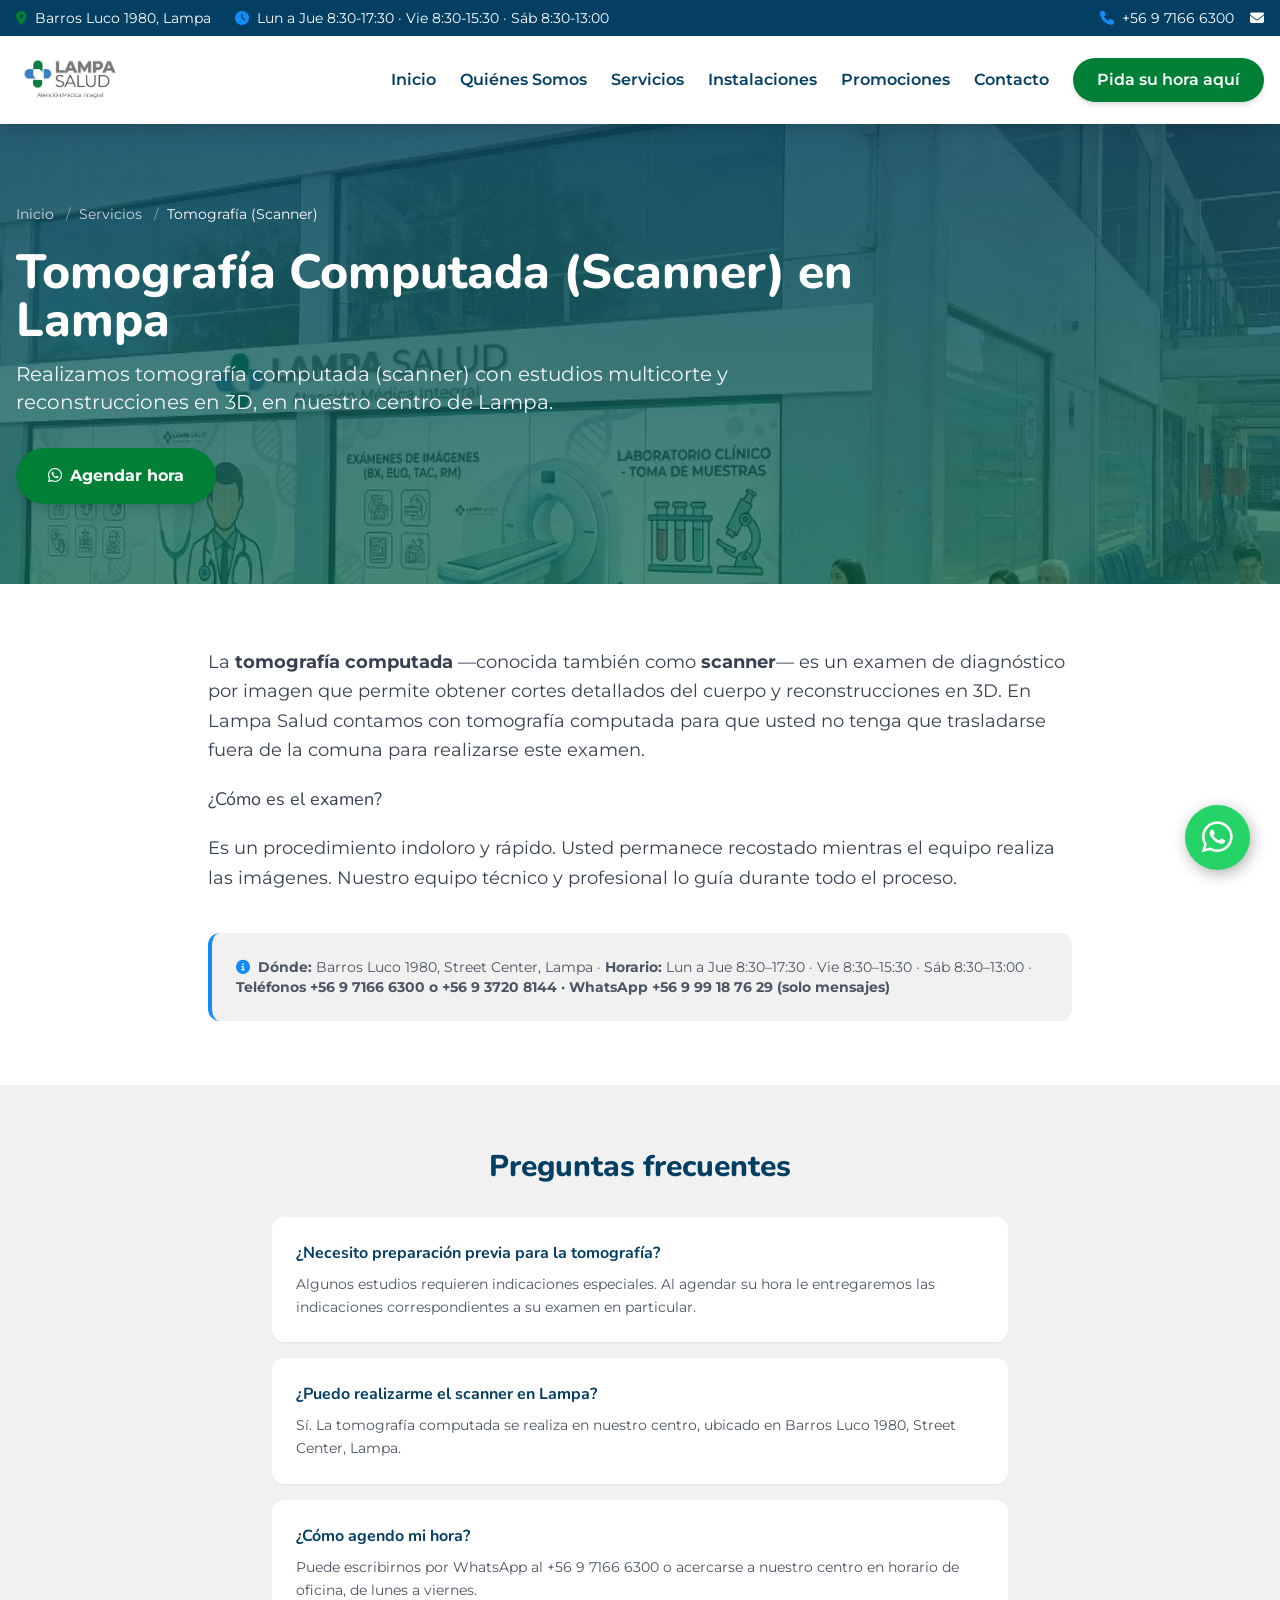
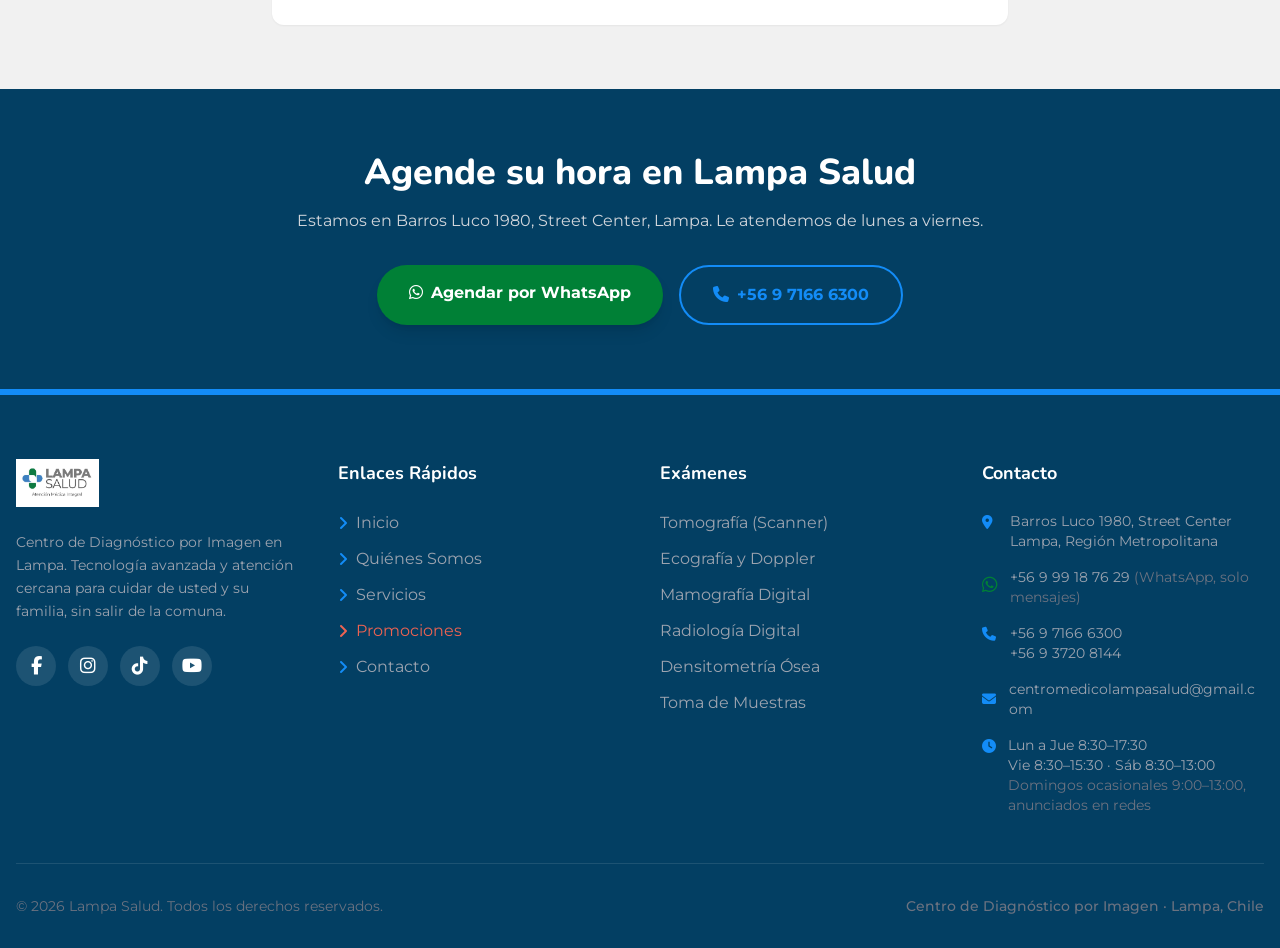
<file: tomografia-computada-lampa/index.html>
<!DOCTYPE html>
<html lang="es" class="scroll-smooth">
<head>
    <!-- Google tag (gtag.js) -->
    <script async src="https://www.googletagmanager.com/gtag/js?id=G-LSG4TNYGV"></script>
    <script>
      window.dataLayer = window.dataLayer || [];
      function gtag(){dataLayer.push(arguments);}
      gtag('js', new Date());
      gtag('config', 'G-LSG4TNYGV');
    </script>
    <meta charset="UTF-8">
    <meta name="viewport" content="width=device-width, initial-scale=1.0">
    <title>Tomografía Computada (Scanner) en Lampa | Lampa Salud</title>
    <meta name="description" content="Tomografía computada multicorte con reconstrucciones 3D en Lampa. Realice su scanner sin salir de la comuna. Agende su hora en Lampa Salud.">
    <link rel="canonical" href="https://lampasalud.cl/tomografia-computada-lampa/">
    <meta name="robots" content="index, follow">
    <link rel="icon" href="/favicon.ico" sizes="48x48">
    <link rel="icon" type="image/png" sizes="32x32" href="/favicon-32x32.png">
    <link rel="icon" type="image/png" sizes="16x16" href="/favicon-16x16.png">
    <link rel="apple-touch-icon" sizes="180x180" href="/apple-touch-icon.png">
    <link rel="manifest" href="/site.webmanifest">
    <meta name="theme-color" content="#033F63">

    <!-- Open Graph / WhatsApp / Redes -->
    <meta property="og:type" content="website">
    <meta property="og:url" content="https://lampasalud.cl/tomografia-computada-lampa/">
    <meta property="og:site_name" content="Lampa Salud">
    <meta property="og:title" content="Tomografía Computada (Scanner) en Lampa | Lampa Salud">
    <meta property="og:description" content="Tomografía computada multicorte con reconstrucciones 3D en Lampa. Realice su scanner sin salir de la comuna. Agende su hora en Lampa Salud.">
    <meta property="og:image" content="https://lampasalud.cl/assets/img/hero-inicio.jpg">
    <meta property="og:locale" content="es_CL">
    <meta name="twitter:card" content="summary_large_image">
    <meta name="twitter:title" content="Tomografía Computada (Scanner) en Lampa | Lampa Salud">
    <meta name="twitter:description" content="Tomografía computada multicorte con reconstrucciones 3D en Lampa. Realice su scanner sin salir de la comuna. Agende su hora en Lampa Salud.">
    <meta name="twitter:image" content="https://lampasalud.cl/assets/img/hero-inicio.jpg">

    <link rel="preconnect" href="https://fonts.googleapis.com">
    <link rel="preconnect" href="https://fonts.gstatic.com" crossorigin>
    <link rel="preconnect" href="https://cdnjs.cloudflare.com">
    <!-- Imagen principal (LCP): precargada para mejorar Core Web Vitals -->
    <link rel="preload" as="image" href="/assets/img/hero-inicio.jpg" fetchpriority="high">
    <link href="https://fonts.googleapis.com/css2?family=Montserrat:wght@300;400;500;600;700&family=Nunito:wght@400;600;700;800;900&display=swap" rel="stylesheet">
    <!-- Font Awesome cargado sin bloquear el render -->
    <link rel="preload" as="style" href="https://cdnjs.cloudflare.com/ajax/libs/font-awesome/6.4.0/css/all.min.css" onload="this.onload=null;this.rel='stylesheet'">
    <noscript><link rel="stylesheet" href="https://cdnjs.cloudflare.com/ajax/libs/font-awesome/6.4.0/css/all.min.css"></noscript>
    <link href="https://unpkg.com/aos@2.3.1/dist/aos.css" rel="stylesheet">
    <link rel="stylesheet" href="/css/styles.css">

    <script type="application/ld+json">
{
  "@context": "https://schema.org",
  "@graph": [
    {
      "@type": [
        "MedicalClinic",
        "DiagnosticLab",
        "LocalBusiness"
      ],
      "@id": "https://lampasalud.cl/#clinica",
      "name": "Lampa Salud",
      "alternateName": "Lampa Salud — Centro de Diagnóstico por Imagen",
      "url": "https://lampasalud.cl/",
      "logo": "https://lampasalud.cl/assets/img/lampa-salud.jpg",
      "image": [
        "https://lampasalud.cl/assets/img/hero-inicio.jpg",
        "https://lampasalud.cl/assets/img/tomografia-computada-y-sala-de-control.jpg",
        "https://lampasalud.cl/assets/img/recepcion-y-sala-de-espera-de-lampa-salud.jpg",
        "https://lampasalud.cl/assets/img/profesional-junto-a-equipo-de-ecografia.jpg"
      ],
      "telephone": "+56971666300",
      "contactPoint": [
        {
          "@type": "ContactPoint",
          "telephone": "+56971666300",
          "contactType": "reservations",
          "availableLanguage": [
            "es"
          ]
        },
        {
          "@type": "ContactPoint",
          "telephone": "+56937208144",
          "contactType": "reservations",
          "availableLanguage": [
            "es"
          ]
        },
        {
          "@type": "ContactPoint",
          "telephone": "+56999187629",
          "contactType": "customer service",
          "availableLanguage": [
            "es"
          ]
        }
      ],
      "email": "centromedicolampasalud@gmail.com",
      "address": {
        "@type": "PostalAddress",
        "streetAddress": "Barros Luco 1980, Street Center",
        "addressLocality": "Lampa",
        "addressRegion": "Región Metropolitana",
        "addressCountry": "CL"
      },
      "geo": {
        "@type": "GeoCoordinates",
        "latitude": -33.2841443,
        "longitude": -70.8753232
      },
      "hasMap": "https://maps.google.com/?cid=-5992990107637665610",
      "sameAs": [
        "https://maps.google.com/?cid=-5992990107637665610",
        "https://www.facebook.com/lampasalud.cl",
        "https://www.instagram.com/lampasalud/",
        "https://www.tiktok.com/@lampasalud.cl",
        "https://www.youtube.com/@LampaSalud"
      ],
      "areaServed": [
        {
          "@type": "City",
          "name": "Lampa"
        },
        {
          "@type": "AdministrativeArea",
          "name": "Región Metropolitana"
        }
      ],
      "openingHoursSpecification": [
        {
          "@type": "OpeningHoursSpecification",
          "dayOfWeek": [
            "Monday",
            "Tuesday",
            "Wednesday",
            "Thursday"
          ],
          "opens": "08:30",
          "closes": "17:30"
        },
        {
          "@type": "OpeningHoursSpecification",
          "dayOfWeek": "Friday",
          "opens": "08:30",
          "closes": "15:30"
        },
        {
          "@type": "OpeningHoursSpecification",
          "dayOfWeek": "Saturday",
          "opens": "08:30",
          "closes": "13:00"
        },
        {
          "@type": "OpeningHoursSpecification",
          "dayOfWeek": "Sunday",
          "opens": "00:00",
          "closes": "00:00"
        }
      ],
      "medicalSpecialty": [
        "Radiology",
        "PrimaryCare",
        "Cardiovascular",
        "Physiotherapy",
        "Psychiatric"
      ],
      "availableService": [
        {
          "@type": "MedicalProcedure",
          "name": "Tomografía (Scanner)",
          "url": "https://lampasalud.cl/tomografia-computada-lampa/"
        },
        {
          "@type": "MedicalProcedure",
          "name": "Ecografía y Doppler",
          "url": "https://lampasalud.cl/ecografia-lampa/"
        },
        {
          "@type": "MedicalProcedure",
          "name": "Mamografía Digital",
          "url": "https://lampasalud.cl/mamografia-lampa/"
        },
        {
          "@type": "MedicalProcedure",
          "name": "Radiología Digital",
          "url": "https://lampasalud.cl/radiologia-digital-lampa/"
        },
        {
          "@type": "MedicalProcedure",
          "name": "Densitometría Ósea",
          "url": "https://lampasalud.cl/densitometria-osea-lampa/"
        },
        {
          "@type": "MedicalProcedure",
          "name": "Toma de Muestras",
          "url": "https://lampasalud.cl/toma-de-muestras-lampa/"
        },
        {
          "@type": "MedicalProcedure",
          "name": "Consultas Médicas",
          "url": "https://lampasalud.cl/consultas-medicas-lampa/"
        },
        {
          "@type": "MedicalProcedure",
          "name": "Cardiología",
          "url": "https://lampasalud.cl/cardiologia-lampa/"
        }
      ],
      "hasOfferCatalog": {
        "@type": "OfferCatalog",
        "name": "Exámenes y servicios de diagnóstico",
        "itemListElement": [
          {
            "@type": "Offer",
            "itemOffered": {
              "@type": "MedicalProcedure",
              "name": "Tomografía (Scanner)",
              "url": "https://lampasalud.cl/tomografia-computada-lampa/"
            }
          },
          {
            "@type": "Offer",
            "itemOffered": {
              "@type": "MedicalProcedure",
              "name": "Ecografía y Doppler",
              "url": "https://lampasalud.cl/ecografia-lampa/"
            }
          },
          {
            "@type": "Offer",
            "itemOffered": {
              "@type": "MedicalProcedure",
              "name": "Mamografía Digital",
              "url": "https://lampasalud.cl/mamografia-lampa/"
            }
          },
          {
            "@type": "Offer",
            "itemOffered": {
              "@type": "MedicalProcedure",
              "name": "Radiología Digital",
              "url": "https://lampasalud.cl/radiologia-digital-lampa/"
            }
          },
          {
            "@type": "Offer",
            "itemOffered": {
              "@type": "MedicalProcedure",
              "name": "Densitometría Ósea",
              "url": "https://lampasalud.cl/densitometria-osea-lampa/"
            }
          },
          {
            "@type": "Offer",
            "itemOffered": {
              "@type": "MedicalProcedure",
              "name": "Toma de Muestras",
              "url": "https://lampasalud.cl/toma-de-muestras-lampa/"
            }
          },
          {
            "@type": "Offer",
            "itemOffered": {
              "@type": "MedicalProcedure",
              "name": "Consultas Médicas",
              "url": "https://lampasalud.cl/consultas-medicas-lampa/"
            }
          },
          {
            "@type": "Offer",
            "itemOffered": {
              "@type": "MedicalProcedure",
              "name": "Cardiología",
              "url": "https://lampasalud.cl/cardiologia-lampa/"
            }
          }
        ]
      }
    },
    {
      "@type": "MedicalProcedure",
      "name": "Tomografía Computada (Scanner) en Lampa",
      "description": "Tomografía computada multicorte con reconstrucciones 3D en Lampa. Realice su scanner sin salir de la comuna. Agende su hora en Lampa Salud.",
      "url": "https://lampasalud.cl/tomografia-computada-lampa/",
      "provider": {
        "@id": "https://lampasalud.cl/#clinica"
      }
    },
    {
      "@type": "FAQPage",
      "mainEntity": [
        {
          "@type": "Question",
          "name": "¿Necesito preparación previa para la tomografía?",
          "acceptedAnswer": {
            "@type": "Answer",
            "text": "Algunos estudios requieren indicaciones especiales. Al agendar su hora le entregaremos las indicaciones correspondientes a su examen en particular."
          }
        },
        {
          "@type": "Question",
          "name": "¿Puedo realizarme el scanner en Lampa?",
          "acceptedAnswer": {
            "@type": "Answer",
            "text": "Sí. La tomografía computada se realiza en nuestro centro, ubicado en Barros Luco 1980, Street Center, Lampa."
          }
        },
        {
          "@type": "Question",
          "name": "¿Cómo agendo mi hora?",
          "acceptedAnswer": {
            "@type": "Answer",
            "text": "Puede escribirnos por WhatsApp al +56 9 7166 6300 o acercarse a nuestro centro en horario de oficina, de lunes a viernes."
          }
        }
      ]
    },
    {
      "@type": "BreadcrumbList",
      "itemListElement": [
        {
          "@type": "ListItem",
          "position": 1,
          "name": "Inicio",
          "item": "https://lampasalud.cl/"
        },
        {
          "@type": "ListItem",
          "position": 2,
          "name": "Servicios",
          "item": "https://lampasalud.cl/servicios/"
        },
        {
          "@type": "ListItem",
          "position": 3,
          "name": "Tomografía Computada (Scanner) en Lampa",
          "item": "https://lampasalud.cl/tomografia-computada-lampa/"
        }
      ]
    }
  ]
}
    </script>
    <!-- Metricool — seguimiento de la web (be.js) -->
    <script>function loadScript(a){var b=document.getElementsByTagName("head")[0],c=document.createElement("script");c.type="text/javascript",c.src="https://tracker.metricool.com/resources/be.js",c.onreadystatechange=a,c.onload=a,b.appendChild(c)}loadScript(function(){beTracker.t({hash:"b184ae01373670a38f610c7845b9f9ee"})});</script>
</head>
<body class="text-gray-800 antialiased overflow-x-hidden">

    <!-- Topbar -->
    <div class="bg-lsDark text-white py-2 text-sm hidden md:block">
        <div class="container mx-auto px-4 flex justify-between items-center">
            <div class="flex items-center space-x-6">
                <span><i class="fa-solid fa-location-dot text-lsGreen mr-2"></i>Barros Luco 1980, Lampa</span>
                <span><i class="fa-solid fa-clock text-lsBlue mr-2"></i>Lun a Jue 8:30-17:30 · Vie 8:30-15:30 · Sáb 8:30-13:00</span>
            </div>
            <div class="flex items-center space-x-4">
                <a href="tel:+56971666300" class="hover:text-lsBlue transition"><i class="fa-solid fa-phone text-lsBlue mr-2"></i>+56 9 7166 6300</a>
                <a href="tel:+56937208144" class="hover:text-lsBlue transition hidden xl:inline"><i class="fa-solid fa-phone text-lsBlue mr-2"></i>+56 9 3720 8144</a>
                <a href="mailto:centromedicolampasalud@gmail.com" aria-label="Correo" class="hover:text-lsBlue transition"><i class="fa-solid fa-envelope"></i></a>
            </div>
        </div>
    </div>

    <!-- Navegación -->
    <nav class="bg-white shadow-lg sticky top-0 z-50">
        <div class="container mx-auto px-4 py-3 flex justify-between items-center">
            <a href="/" class="flex items-center" aria-label="Lampa Salud - Inicio">
                <img src="/assets/img/lampa-salud.jpg" alt="Lampa Salud — Centro de Diagnóstico por Imagen en Lampa" class="h-14 lg:h-16 w-auto object-contain" width="1036" height="602">
            </a>
            <div class="hidden lg:flex items-center space-x-6 font-semibold">
                <a href="/" class="text-lsDark hover:text-lsBlue transition">Inicio</a>
                <a href="/#nosotros" class="text-lsDark hover:text-lsBlue transition">Quiénes Somos</a>
                <a href="/servicios/" class="text-lsDark hover:text-lsBlue transition">Servicios</a>
                <a href="/#galeria" class="text-lsDark hover:text-lsBlue transition">Instalaciones</a>
                <a href="/#promociones" class="text-lsDark hover:text-lsBlue transition">Promociones</a>
                <a href="/#contacto" class="text-lsDark hover:text-lsBlue transition">Contacto</a>
                <a href="https://wa.me/56999187629?text=Hola%2C%20quisiera%20agendar%20una%20hora%20en%20Lampa%20Salud." target="_blank" rel="noopener" class="bg-lsGreen hover:bg-[#006028] text-white px-6 py-2.5 rounded-full transition shadow-md">Pida su hora aquí</a>
            </div>
            <button id="mobile-menu-btn" class="lg:hidden text-lsDark text-2xl focus:outline-none" aria-label="Abrir menú"><i class="fa-solid fa-bars"></i></button>
        </div>
        <div id="mobile-menu" class="hidden lg:hidden bg-white border-t border-gray-100 absolute w-full shadow-xl">
            <div class="flex flex-col px-6 py-4 space-y-4 font-semibold">
                <a href="/" class="text-lsDark hover:text-lsBlue">Inicio</a>
                <a href="/#nosotros" class="text-lsDark hover:text-lsBlue">Quiénes Somos</a>
                <a href="/servicios/" class="text-lsDark hover:text-lsBlue">Servicios</a>
                <a href="/#galeria" class="text-lsDark hover:text-lsBlue">Instalaciones</a>
                <a href="/#promociones" class="text-lsDark hover:text-lsBlue">Promociones</a>
                <a href="/#contacto" class="text-lsDark hover:text-lsBlue">Contacto</a>
                <a href="https://wa.me/56999187629?text=Hola%2C%20quisiera%20agendar%20una%20hora%20en%20Lampa%20Salud." target="_blank" rel="noopener" class="text-lsGreen font-bold">Pida su hora aquí</a>
            </div>
        </div>
    </nav>

    <section class="hero-bg py-20">
        <div class="container mx-auto px-4 relative z-10">

            <nav aria-label="Ruta de navegación" class="text-sm text-gray-300 mb-6">
                <a href="/" class="hover:text-white">Inicio</a>
                <span class="mx-2 opacity-60">/</span><a href="/servicios/" class="hover:text-white">Servicios</a>
                <span class="mx-2 opacity-60">/</span><span class="text-white">Tomografía (Scanner)</span>
            </nav>
            <h1 class="text-4xl md:text-5xl font-heading font-extrabold text-white mb-4 max-w-4xl">Tomografía Computada (Scanner) en Lampa</h1>
            <p class="text-lg md:text-xl text-gray-100 max-w-3xl">Realizamos tomografía computada (scanner) con estudios multicorte y reconstrucciones en 3D, en nuestro centro de Lampa.</p>
            <a href="https://wa.me/56999187629?text=Hola%2C%20quisiera%20agendar%20una%20hora%20en%20Lampa%20Salud." target="_blank" rel="noopener" class="inline-block mt-8 bg-lsGreen hover:bg-[#006028] text-white px-8 py-4 rounded-full font-bold transition shadow-lg"><i class="fa-brands fa-whatsapp mr-2"></i>Agendar hora</a>
        </div>
    </section>

    <section class="py-16 bg-white">
        <div class="container mx-auto px-4 max-w-4xl prose-ls">
            <div class="space-y-5 text-gray-700 leading-relaxed text-lg">

      <p>La <strong>tomografía computada</strong> —conocida también como <strong>scanner</strong>— es un examen de diagnóstico por imagen que permite obtener cortes detallados del cuerpo y reconstrucciones en 3D. En Lampa Salud contamos con tomografía computada para que usted no tenga que trasladarse fuera de la comuna para realizarse este examen.</p>
      <h2>¿Cómo es el examen?</h2>
      <p>Es un procedimiento indoloro y rápido. Usted permanece recostado mientras el equipo realiza las imágenes. Nuestro equipo técnico y profesional lo guía durante todo el proceso.</p>
            </div>
            <div class="mt-10 p-6 bg-lsLight rounded-xl border-l-4 border-lsBlue">
                <p class="text-sm text-gray-600"><i class="fa-solid fa-circle-info text-lsBlue mr-2"></i><strong>Dónde:</strong> Barros Luco 1980, Street Center, Lampa · <strong>Horario:</strong> Lun a Jue 8:30–17:30 · Vie 8:30–15:30 · Sáb 8:30–13:00 · <strong>Teléfonos +56 9 7166 6300 o +56 9 3720 8144 · WhatsApp +56 9 99 18 76 29 (solo mensajes)</strong></p>
            </div>
        </div>
    </section>

    <section class="py-16 bg-lsLight">
        <div class="container mx-auto px-4 max-w-3xl">
            <h2 class="text-3xl font-heading font-extrabold text-lsDark mb-8 text-center">Preguntas frecuentes</h2>
            <div class="space-y-4">
                <div class="bg-white rounded-xl p-6 shadow-sm">
                    <h3 class="font-heading font-bold text-lsDark mb-2">¿Necesito preparación previa para la tomografía?</h3>
                    <p class="text-gray-600 text-sm leading-relaxed">Algunos estudios requieren indicaciones especiales. Al agendar su hora le entregaremos las indicaciones correspondientes a su examen en particular.</p>
                </div>
                <div class="bg-white rounded-xl p-6 shadow-sm">
                    <h3 class="font-heading font-bold text-lsDark mb-2">¿Puedo realizarme el scanner en Lampa?</h3>
                    <p class="text-gray-600 text-sm leading-relaxed">Sí. La tomografía computada se realiza en nuestro centro, ubicado en Barros Luco 1980, Street Center, Lampa.</p>
                </div>
                <div class="bg-white rounded-xl p-6 shadow-sm">
                    <h3 class="font-heading font-bold text-lsDark mb-2">¿Cómo agendo mi hora?</h3>
                    <p class="text-gray-600 text-sm leading-relaxed">Puede escribirnos por WhatsApp al +56 9 7166 6300 o acercarse a nuestro centro en horario de oficina, de lunes a viernes.</p>
                </div>
            </div>
        </div>
    </section>
    <section class="py-16 bg-lsDark text-white">
        <div class="container mx-auto px-4 text-center max-w-3xl">
            <h2 class="text-3xl md:text-4xl font-heading font-extrabold mb-4">Agende su hora en Lampa Salud</h2>
            <p class="text-gray-300 mb-8">Estamos en Barros Luco 1980, Street Center, Lampa. Le atendemos de lunes a viernes.</p>
            <div class="flex flex-col sm:flex-row gap-4 justify-center">
                <a href="https://wa.me/56999187629?text=Hola%2C%20quisiera%20agendar%20una%20hora%20en%20Lampa%20Salud." target="_blank" rel="noopener" class="bg-lsGreen hover:bg-[#006028] px-8 py-4 rounded-full font-bold transition shadow-lg"><i class="fa-brands fa-whatsapp mr-2"></i>Agendar por WhatsApp</a>
                <a href="tel:+56971666300" class="border-2 border-lsBlue text-lsBlue hover:bg-lsBlue hover:text-white px-8 py-4 rounded-full font-bold transition"><i class="fa-solid fa-phone mr-2"></i>+56 9 7166 6300</a>
            </div>
        </div>
    </section>
    <footer class="bg-lsDark text-white pt-16 pb-8 border-t-[6px] border-lsBlue">
        <div class="container mx-auto px-4">
            <div class="grid grid-cols-1 md:grid-cols-2 lg:grid-cols-4 gap-10 mb-12">
                <div>
                    <div class="mb-6">
                        <img src="/assets/img/lampa-salud.jpg" alt="Lampa Salud" class="h-12 w-auto object-contain" width="1036" height="602" loading="lazy">
                    </div>
                    <p class="text-gray-400 text-sm mb-6 leading-relaxed">Centro de Diagnóstico por Imagen en Lampa. Tecnología avanzada y atención cercana para cuidar de usted y su familia, sin salir de la comuna.</p>
                    <div style="display:flex;gap:12px;align-items:center" aria-label="Redes sociales de Lampa Salud">
                        <a href="https://www.facebook.com/lampasalud.cl" target="_blank" rel="noopener" aria-label="Facebook de Lampa Salud" title="Facebook @lampasalud.cl" style="width:40px;height:40px;border-radius:9999px;background:rgba(255,255,255,0.1);display:inline-flex;align-items:center;justify-content:center;color:#fff;font-size:18px" class="hover:opacity-80 transition"><i class="fa-brands fa-facebook-f"></i></a>
                        <a href="https://www.instagram.com/lampasalud/" target="_blank" rel="noopener" aria-label="Instagram de Lampa Salud" title="Instagram @lampasalud" style="width:40px;height:40px;border-radius:9999px;background:rgba(255,255,255,0.1);display:inline-flex;align-items:center;justify-content:center;color:#fff;font-size:18px" class="hover:opacity-80 transition"><i class="fa-brands fa-instagram"></i></a>
                        <a href="https://www.tiktok.com/@lampasalud.cl" target="_blank" rel="noopener" aria-label="TikTok de Lampa Salud" title="TikTok @lampasalud.cl" style="width:40px;height:40px;border-radius:9999px;background:rgba(255,255,255,0.1);display:inline-flex;align-items:center;justify-content:center;color:#fff;font-size:18px" class="hover:opacity-80 transition"><i class="fa-brands fa-tiktok"></i></a>
                        <a href="https://www.youtube.com/@LampaSalud" target="_blank" rel="noopener" aria-label="YouTube de Lampa Salud" title="YouTube @LampaSalud" style="width:40px;height:40px;border-radius:9999px;background:rgba(255,255,255,0.1);display:inline-flex;align-items:center;justify-content:center;color:#fff;font-size:18px" class="hover:opacity-80 transition"><i class="fa-brands fa-youtube"></i></a>
                    </div>
                </div>
                <div>
                    <h4 class="text-lg font-heading font-bold mb-6">Enlaces Rápidos</h4>
                    <ul class="space-y-3">
                        <li><a href="/" class="text-gray-400 hover:text-white transition flex items-center"><i class="fa-solid fa-angle-right text-lsBlue mr-2"></i> Inicio</a></li>
                        <li><a href="/#nosotros" class="text-gray-400 hover:text-white transition flex items-center"><i class="fa-solid fa-angle-right text-lsBlue mr-2"></i> Quiénes Somos</a></li>
                        <li><a href="/servicios/" class="text-gray-400 hover:text-white transition flex items-center"><i class="fa-solid fa-angle-right text-lsBlue mr-2"></i> Servicios</a></li>
                        <li><a href="/#promociones" class="text-lsCoral hover:text-white transition flex items-center"><i class="fa-solid fa-angle-right text-lsCoral mr-2"></i> Promociones</a></li>
                        <li><a href="/#contacto" class="text-gray-400 hover:text-white transition flex items-center"><i class="fa-solid fa-angle-right text-lsBlue mr-2"></i> Contacto</a></li>
                    </ul>
                </div>
                <div>
                    <h4 class="text-lg font-heading font-bold mb-6">Exámenes</h4>
                    <ul class="space-y-3">
                        <li><a href="/tomografia-computada-lampa/" class="text-gray-400 hover:text-white transition">Tomografía (Scanner)</a></li>
                        <li><a href="/ecografia-lampa/" class="text-gray-400 hover:text-white transition">Ecografía y Doppler</a></li>
                        <li><a href="/mamografia-lampa/" class="text-gray-400 hover:text-white transition">Mamografía Digital</a></li>
                        <li><a href="/radiologia-digital-lampa/" class="text-gray-400 hover:text-white transition">Radiología Digital</a></li>
                        <li><a href="/densitometria-osea-lampa/" class="text-gray-400 hover:text-white transition">Densitometría Ósea</a></li>
                        <li><a href="/toma-de-muestras-lampa/" class="text-gray-400 hover:text-white transition">Toma de Muestras</a></li>
                    </ul>
                </div>
                <div>
                    <h4 class="text-lg font-heading font-bold mb-6">Contacto</h4>
                    <ul class="space-y-4 text-sm text-gray-400">
                        <li class="flex items-start"><i class="fa-solid fa-location-dot mt-1 text-lsBlue mr-3 w-4"></i><span>Barros Luco 1980, Street Center<br>Lampa, Región Metropolitana</span></li>
                        <li class="flex items-start"><i class="fa-brands fa-whatsapp mt-1 text-lsGreen mr-3 w-4 text-lg"></i><span><a href="https://wa.me/56999187629?text=Hola%2C%20quisiera%20agendar%20una%20hora%20en%20Lampa%20Salud." target="_blank" rel="noopener" class="hover:text-white">+56 9 99 18 76 29</a> <span class="text-gray-500">(WhatsApp, solo mensajes)</span></span></li>
                        <li class="flex items-start"><i class="fa-solid fa-phone mt-1 text-lsBlue mr-3 w-4"></i><span><a href="tel:+56971666300" class="hover:text-white">+56 9 7166 6300</a><br><a href="tel:+56937208144" class="hover:text-white">+56 9 3720 8144</a></span></li>
                        <li class="flex items-center"><i class="fa-solid fa-envelope text-lsBlue mr-3 w-4"></i><a href="mailto:centromedicolampasalud@gmail.com" class="hover:text-white break-all">centromedicolampasalud@gmail.com</a></li>
                        <li class="flex items-start"><i class="fa-solid fa-clock mt-1 text-lsBlue mr-3 w-4"></i><span>Lun a Jue 8:30–17:30<br>Vie 8:30–15:30 · Sáb 8:30–13:00<br><span class="text-gray-500">Domingos ocasionales 9:00–13:00, anunciados en redes</span></span></li>
                    </ul>
                </div>
            </div>
            <div class="border-t border-white/10 pt-8 flex flex-col md:flex-row justify-between items-center text-sm text-gray-500">
                <p>&copy; 2026 Lampa Salud. Todos los derechos reservados.</p>
                <p class="mt-2 md:mt-0 font-medium">Centro de Diagnóstico por Imagen · Lampa, Chile</p>
            </div>
        </div>
    </footer>

    <a href="https://wa.me/56999187629?text=Hola%2C%20quisiera%20hacer%20una%20consulta%20con%20Lampa%20Salud." target="_blank" rel="noopener" class="floating-whatsapp" aria-label="Escríbenos por WhatsApp">
        <i class="fa-brands fa-whatsapp"></i>
    </a>

    <script src="https://unpkg.com/aos@2.3.1/dist/aos.js"></script>

    <script src="https://unpkg.com/aos@2.3.1/dist/aos.js"></script>
    <script>
        AOS.init({ once: true, offset: 50, duration: 800 });
        const btn = document.getElementById('mobile-menu-btn');
        const menu = document.getElementById('mobile-menu');
        if (btn && menu) {
            btn.addEventListener('click', () => { menu.classList.toggle('hidden'); });
            menu.querySelectorAll('a').forEach(link => {
                link.addEventListener('click', () => { menu.classList.add('hidden'); });
            });
        }

        // El formulario envía el correo por FormSubmit y abre WhatsApp como respaldo inmediato.
        const contactForm = document.querySelector('[data-contact-form]');
        if (contactForm) {
            contactForm.addEventListener('submit', async (event) => {
                event.preventDefault();
                const submitButton = contactForm.querySelector('[data-submit-button]');
                const status = contactForm.querySelector('[data-form-status]');
                const formData = new FormData(contactForm);
                const name = formData.get('Nombre')?.toString().trim() || '';
                const phone = formData.get('Telefono')?.toString().trim() || '';
                const service = formData.get('Servicio')?.toString().trim() || 'Consulta general';
                const message = formData.get('Mensaje')?.toString().trim() || '';
                const whatsappText = [
                    'Hola, quiero hacer una solicitud en Lampa Salud.',
                    `Nombre: ${name}`,
                    `Teléfono: ${phone}`,
                    `Servicio: ${service}`,
                    message ? `Mensaje: ${message}` : ''
                ].filter(Boolean).join('\n');
                const whatsappUrl = `https://wa.me/56999187629?text=${encodeURIComponent(whatsappText)}`;

                // Abrir WhatsApp dentro del gesto del usuario evita bloqueos del navegador.
                window.open(whatsappUrl, '_blank', 'noopener,noreferrer');
                submitButton.disabled = true;
                submitButton.classList.add('opacity-60', 'cursor-wait');
                submitButton.textContent = 'Enviando...';
                status.className = 'hidden text-sm font-semibold rounded-xl px-4 py-3';

                try {
                    const response = await fetch(contactForm.action, {
                        method: 'POST',
                        body: formData,
                        headers: { Accept: 'application/json' }
                    });
                    if (!response.ok) throw new Error('FormSubmit respondió con error');
                    status.textContent = 'Solicitud enviada. WhatsApp también fue abierto para continuar la atención.';
                    status.className = 'text-sm font-semibold rounded-xl px-4 py-3 bg-green-100 text-green-800';
                    contactForm.reset();
                } catch (error) {
                    status.textContent = 'WhatsApp fue abierto, pero no pudimos enviar el correo. Puedes continuar por WhatsApp.';
                    status.className = 'text-sm font-semibold rounded-xl px-4 py-3 bg-yellow-100 text-yellow-800';
                    console.error(error);
                } finally {
                    submitButton.disabled = false;
                    submitButton.classList.remove('opacity-60', 'cursor-wait');
                    submitButton.textContent = 'Enviar Solicitud';
                }
            });
        }
    </script>
    <script>
        // MVP seguro: identificación inicial y derivación humana; no consulta ni escribe en SACMED.
        const assistantForm = document.querySelector('[data-assistant-form]');
        if (assistantForm) {
            assistantForm.addEventListener('submit', (event) => {
                event.preventDefault();
                const data = new FormData(assistantForm);
                const text = [
                    'Hola, necesito orientación de Lampa Salud.',
                    `Nombre: ${data.get('assistantName')}`,
                    `Teléfono: ${data.get('assistantPhone')}`,
                    `Motivo: ${data.get('assistantReason')}`,
                    'Aún no solicito agendamiento automático.'
                ].join('\n');
                const url = `https://wa.me/56999187629?text=${encodeURIComponent(text)}`;
                window.open(url, '_blank', 'noopener,noreferrer');
                const status = assistantForm.querySelector('[data-assistant-status]');
                status.textContent = 'WhatsApp fue abierto. Nuestro equipo continuará la atención.';
                status.className = 'text-sm font-semibold rounded-xl px-4 py-3 bg-green-100 text-green-800';
            });
        }
    </script>
</body>
</html>
</file>
<file: css/styles.css>
*,:after,:before{--tw-border-spacing-x:0;--tw-border-spacing-y:0;--tw-translate-x:0;--tw-translate-y:0;--tw-rotate:0;--tw-skew-x:0;--tw-skew-y:0;--tw-scale-x:1;--tw-scale-y:1;--tw-pan-x: ;--tw-pan-y: ;--tw-pinch-zoom: ;--tw-scroll-snap-strictness:proximity;--tw-gradient-from-position: ;--tw-gradient-via-position: ;--tw-gradient-to-position: ;--tw-ordinal: ;--tw-slashed-zero: ;--tw-numeric-figure: ;--tw-numeric-spacing: ;--tw-numeric-fraction: ;--tw-ring-inset: ;--tw-ring-offset-width:0px;--tw-ring-offset-color:#fff;--tw-ring-color:rgba(59,130,246,.5);--tw-ring-offset-shadow:0 0 #0000;--tw-ring-shadow:0 0 #0000;--tw-shadow:0 0 #0000;--tw-shadow-colored:0 0 #0000;--tw-blur: ;--tw-brightness: ;--tw-contrast: ;--tw-grayscale: ;--tw-hue-rotate: ;--tw-invert: ;--tw-saturate: ;--tw-sepia: ;--tw-drop-shadow: ;--tw-backdrop-blur: ;--tw-backdrop-brightness: ;--tw-backdrop-contrast: ;--tw-backdrop-grayscale: ;--tw-backdrop-hue-rotate: ;--tw-backdrop-invert: ;--tw-backdrop-opacity: ;--tw-backdrop-saturate: ;--tw-backdrop-sepia: ;--tw-contain-size: ;--tw-contain-layout: ;--tw-contain-paint: ;--tw-contain-style: }::backdrop{--tw-border-spacing-x:0;--tw-border-spacing-y:0;--tw-translate-x:0;--tw-translate-y:0;--tw-rotate:0;--tw-skew-x:0;--tw-skew-y:0;--tw-scale-x:1;--tw-scale-y:1;--tw-pan-x: ;--tw-pan-y: ;--tw-pinch-zoom: ;--tw-scroll-snap-strictness:proximity;--tw-gradient-from-position: ;--tw-gradient-via-position: ;--tw-gradient-to-position: ;--tw-ordinal: ;--tw-slashed-zero: ;--tw-numeric-figure: ;--tw-numeric-spacing: ;--tw-numeric-fraction: ;--tw-ring-inset: ;--tw-ring-offset-width:0px;--tw-ring-offset-color:#fff;--tw-ring-color:rgba(59,130,246,.5);--tw-ring-offset-shadow:0 0 #0000;--tw-ring-shadow:0 0 #0000;--tw-shadow:0 0 #0000;--tw-shadow-colored:0 0 #0000;--tw-blur: ;--tw-brightness: ;--tw-contrast: ;--tw-grayscale: ;--tw-hue-rotate: ;--tw-invert: ;--tw-saturate: ;--tw-sepia: ;--tw-drop-shadow: ;--tw-backdrop-blur: ;--tw-backdrop-brightness: ;--tw-backdrop-contrast: ;--tw-backdrop-grayscale: ;--tw-backdrop-hue-rotate: ;--tw-backdrop-invert: ;--tw-backdrop-opacity: ;--tw-backdrop-saturate: ;--tw-backdrop-sepia: ;--tw-contain-size: ;--tw-contain-layout: ;--tw-contain-paint: ;--tw-contain-style: }/*! tailwindcss v3.4.17 | MIT License | https://tailwindcss.com*/*,:after,:before{box-sizing:border-box;border:0 solid #e5e7eb}:after,:before{--tw-content:""}:host,html{line-height:1.5;-webkit-text-size-adjust:100%;-moz-tab-size:4;-o-tab-size:4;tab-size:4;font-family:ui-sans-serif,system-ui,sans-serif,Apple Color Emoji,Segoe UI Emoji,Segoe UI Symbol,Noto Color Emoji;font-feature-settings:normal;font-variation-settings:normal;-webkit-tap-highlight-color:transparent}body{margin:0;line-height:inherit}hr{height:0;color:inherit;border-top-width:1px}abbr:where([title]){-webkit-text-decoration:underline dotted;text-decoration:underline dotted}h1,h2,h3,h4,h5,h6{font-size:inherit;font-weight:inherit}a{color:inherit;text-decoration:inherit}b,strong{font-weight:bolder}code,kbd,pre,samp{font-family:ui-monospace,SFMono-Regular,Menlo,Monaco,Consolas,Liberation Mono,Courier New,monospace;font-feature-settings:normal;font-variation-settings:normal;font-size:1em}small{font-size:80%}sub,sup{font-size:75%;line-height:0;position:relative;vertical-align:baseline}sub{bottom:-.25em}sup{top:-.5em}table{text-indent:0;border-color:inherit;border-collapse:collapse}button,input,optgroup,select,textarea{font-family:inherit;font-feature-settings:inherit;font-variation-settings:inherit;font-size:100%;font-weight:inherit;line-height:inherit;letter-spacing:inherit;color:inherit;margin:0;padding:0}button,select{text-transform:none}button,input:where([type=button]),input:where([type=reset]),input:where([type=submit]){-webkit-appearance:button;background-color:transparent;background-image:none}:-moz-focusring{outline:auto}:-moz-ui-invalid{box-shadow:none}progress{vertical-align:baseline}::-webkit-inner-spin-button,::-webkit-outer-spin-button{height:auto}[type=search]{-webkit-appearance:textfield;outline-offset:-2px}::-webkit-search-decoration{-webkit-appearance:none}::-webkit-file-upload-button{-webkit-appearance:button;font:inherit}summary{display:list-item}blockquote,dd,dl,figure,h1,h2,h3,h4,h5,h6,hr,p,pre{margin:0}fieldset{margin:0}fieldset,legend{padding:0}menu,ol,ul{list-style:none;margin:0;padding:0}dialog{padding:0}textarea{resize:vertical}input::-moz-placeholder,textarea::-moz-placeholder{opacity:1;color:#9ca3af}input::placeholder,textarea::placeholder{opacity:1;color:#9ca3af}[role=button],button{cursor:pointer}:disabled{cursor:default}audio,canvas,embed,iframe,img,object,svg,video{display:block;vertical-align:middle}img,video{max-width:100%;height:auto}[hidden]:where(:not([hidden=until-found])){display:none}.container{width:100%}@media (min-width:640px){.container{max-width:640px}}@media (min-width:768px){.container{max-width:768px}}@media (min-width:1024px){.container{max-width:1024px}}@media (min-width:1280px){.container{max-width:1280px}}@media (min-width:1536px){.container{max-width:1536px}}.fixed{position:fixed}.absolute{position:absolute}.relative{position:relative}.sticky{position:sticky}.inset-0{inset:0}.-bottom-10{bottom:-2.5rem}.-left-6{left:-1.5rem}.bottom-0{bottom:0}.left-0{left:0}.right-0{right:0}.top-0{top:0}.z-10{z-index:10}.z-50{z-index:50}.col-span-2{grid-column:span 2/span 2}.mx-2{margin-left:.5rem;margin-right:.5rem}.mx-auto{margin-left:auto;margin-right:auto}.mb-1{margin-bottom:.25rem}.mb-10{margin-bottom:2.5rem}.mb-12{margin-bottom:3rem}.mb-16{margin-bottom:4rem}.mb-2{margin-bottom:.5rem}.mb-3{margin-bottom:.75rem}.mb-4{margin-bottom:1rem}.mb-6{margin-bottom:1.5rem}.mb-8{margin-bottom:2rem}.ml-1{margin-left:.25rem}.mr-2{margin-right:.5rem}.mr-3{margin-right:.75rem}.mr-4{margin-right:1rem}.mr-5{margin-right:1.25rem}.mt-1{margin-top:.25rem}.mt-10{margin-top:2.5rem}.mt-2{margin-top:.5rem}.mt-8{margin-top:2rem}.block{display:block}.inline-block{display:inline-block}.flex{display:flex}.inline-flex{display:inline-flex}.table{display:table}.grid{display:grid}.hidden{display:none}.h-10{height:2.5rem}.h-12{height:3rem}.h-14{height:3.5rem}.h-16{height:4rem}.h-48{height:12rem}.h-64{height:16rem}.h-96{height:24rem}.h-\[50px\]{height:50px}.h-auto{height:auto}.h-full{height:100%}.min-h-\[80vh\]{min-height:80vh}.w-10{width:2.5rem}.w-12{width:3rem}.w-14{width:3.5rem}.w-16{width:4rem}.w-4{width:1rem}.w-64{width:16rem}.w-96{width:24rem}.w-auto{width:auto}.w-full{width:100%}.w-px{width:1px}.max-w-3xl{max-width:48rem}.max-w-4xl{max-width:56rem}.shrink-0{flex-shrink:0}.-rotate-2{--tw-rotate:-2deg}.-rotate-2,.transform{transform:translate(var(--tw-translate-x),var(--tw-translate-y)) rotate(var(--tw-rotate)) skewX(var(--tw-skew-x)) skewY(var(--tw-skew-y)) scaleX(var(--tw-scale-x)) scaleY(var(--tw-scale-y))}.animate-pulse{animation:pulse 2s cubic-bezier(.4,0,.6,1) infinite}.cursor-wait{cursor:wait}.grid-cols-1{grid-template-columns:repeat(1,minmax(0,1fr))}.flex-col{flex-direction:column}.items-start{align-items:flex-start}.items-end{align-items:flex-end}.items-center{align-items:center}.justify-center{justify-content:center}.justify-between{justify-content:space-between}.gap-1{gap:.25rem}.gap-10{gap:2.5rem}.gap-16{gap:4rem}.gap-3{gap:.75rem}.gap-4{gap:1rem}.gap-5{gap:1.25rem}.gap-6{gap:1.5rem}.gap-8{gap:2rem}.space-x-3>:not([hidden])~:not([hidden]){--tw-space-x-reverse:0;margin-right:calc(.75rem*var(--tw-space-x-reverse));margin-left:calc(.75rem*(1 - var(--tw-space-x-reverse)))}.space-x-4>:not([hidden])~:not([hidden]){--tw-space-x-reverse:0;margin-right:calc(1rem*var(--tw-space-x-reverse));margin-left:calc(1rem*(1 - var(--tw-space-x-reverse)))}.space-x-6>:not([hidden])~:not([hidden]){--tw-space-x-reverse:0;margin-right:calc(1.5rem*var(--tw-space-x-reverse));margin-left:calc(1.5rem*(1 - var(--tw-space-x-reverse)))}.space-y-3>:not([hidden])~:not([hidden]){--tw-space-y-reverse:0;margin-top:calc(.75rem*(1 - var(--tw-space-y-reverse)));margin-bottom:calc(.75rem*var(--tw-space-y-reverse))}.space-y-4>:not([hidden])~:not([hidden]){--tw-space-y-reverse:0;margin-top:calc(1rem*(1 - var(--tw-space-y-reverse)));margin-bottom:calc(1rem*var(--tw-space-y-reverse))}.space-y-5>:not([hidden])~:not([hidden]){--tw-space-y-reverse:0;margin-top:calc(1.25rem*(1 - var(--tw-space-y-reverse)));margin-bottom:calc(1.25rem*var(--tw-space-y-reverse))}.space-y-8>:not([hidden])~:not([hidden]){--tw-space-y-reverse:0;margin-top:calc(2rem*(1 - var(--tw-space-y-reverse)));margin-bottom:calc(2rem*var(--tw-space-y-reverse))}.overflow-hidden{overflow:hidden}.overflow-x-hidden{overflow-x:hidden}.scroll-smooth{scroll-behavior:smooth}.break-all{word-break:break-all}.rounded{border-radius:.25rem}.rounded-2xl{border-radius:1rem}.rounded-3xl{border-radius:1.5rem}.rounded-full{border-radius:9999px}.rounded-xl{border-radius:.75rem}.border{border-width:1px}.border-2{border-width:2px}.border-\[12px\]{border-width:12px}.border-b-2{border-bottom-width:2px}.border-b-4{border-bottom-width:4px}.border-l-4{border-left-width:4px}.border-t{border-top-width:1px}.border-t-4{border-top-width:4px}.border-t-\[6px\]{border-top-width:6px}.border-\[\#f9f9f9\]{--tw-border-opacity:1;border-color:rgb(249 249 249/var(--tw-border-opacity,1))}.border-blue-100{--tw-border-opacity:1;border-color:rgb(219 234 254/var(--tw-border-opacity,1))}.border-gray-100{--tw-border-opacity:1;border-color:rgb(243 244 246/var(--tw-border-opacity,1))}.border-gray-200{--tw-border-opacity:1;border-color:rgb(229 231 235/var(--tw-border-opacity,1))}.border-lsBlue{--tw-border-opacity:1;border-color:rgb(19 140 247/var(--tw-border-opacity,1))}.border-lsCoral{--tw-border-opacity:1;border-color:rgb(238 99 82/var(--tw-border-opacity,1))}.border-lsDark{--tw-border-opacity:1;border-color:rgb(3 63 99/var(--tw-border-opacity,1))}.border-lsGreen{--tw-border-opacity:1;border-color:rgb(0 128 54/var(--tw-border-opacity,1))}.border-lsGreen\/20{border-color:rgba(0,128,54,.2)}.border-transparent{border-color:transparent}.border-white\/10{border-color:hsla(0,0%,100%,.1)}.bg-\[\#eaf4f4\]{--tw-bg-opacity:1;background-color:rgb(234 244 244/var(--tw-bg-opacity,1))}.bg-blue-50{--tw-bg-opacity:1;background-color:rgb(239 246 255/var(--tw-bg-opacity,1))}.bg-gray-200{--tw-bg-opacity:1;background-color:rgb(229 231 235/var(--tw-bg-opacity,1))}.bg-green-100{--tw-bg-opacity:1;background-color:rgb(220 252 231/var(--tw-bg-opacity,1))}.bg-lsBlue{--tw-bg-opacity:1;background-color:rgb(19 140 247/var(--tw-bg-opacity,1))}.bg-lsBlue\/10{background-color:rgba(19,140,247,.1)}.bg-lsBlue\/90{background-color:rgba(19,140,247,.9)}.bg-lsCoral{--tw-bg-opacity:1;background-color:rgb(238 99 82/var(--tw-bg-opacity,1))}.bg-lsCoral\/10{background-color:rgba(238,99,82,.1)}.bg-lsDark{--tw-bg-opacity:1;background-color:rgb(3 63 99/var(--tw-bg-opacity,1))}.bg-lsGreen{--tw-bg-opacity:1;background-color:rgb(0 128 54/var(--tw-bg-opacity,1))}.bg-lsGreen\/10{background-color:rgba(0,128,54,.1)}.bg-lsLight{--tw-bg-opacity:1;background-color:rgb(241 241 241/var(--tw-bg-opacity,1))}.bg-pink-100{--tw-bg-opacity:1;background-color:rgb(252 231 243/var(--tw-bg-opacity,1))}.bg-purple-100{--tw-bg-opacity:1;background-color:rgb(243 232 255/var(--tw-bg-opacity,1))}.bg-purple-600{--tw-bg-opacity:1;background-color:rgb(147 51 234/var(--tw-bg-opacity,1))}.bg-white{--tw-bg-opacity:1;background-color:rgb(255 255 255/var(--tw-bg-opacity,1))}.bg-white\/10{background-color:hsla(0,0%,100%,.1)}.bg-yellow-100{--tw-bg-opacity:1;background-color:rgb(254 249 195/var(--tw-bg-opacity,1))}.bg-\[radial-gradient\(\#138CF7_1px\2c transparent_1px\)\]{background-image:radial-gradient(#138cf7 1px,transparent 0)}.bg-gradient-to-t{background-image:linear-gradient(to top,var(--tw-gradient-stops))}.from-black\/70{--tw-gradient-from:rgba(0,0,0,.7) var(--tw-gradient-from-position);--tw-gradient-to:transparent var(--tw-gradient-to-position);--tw-gradient-stops:var(--tw-gradient-from),var(--tw-gradient-to)}.to-transparent{--tw-gradient-to:transparent var(--tw-gradient-to-position)}.object-contain{-o-object-fit:contain;object-fit:contain}.object-cover{-o-object-fit:cover;object-fit:cover}.p-10{padding:2.5rem}.p-4{padding:1rem}.p-6{padding:1.5rem}.p-8{padding:2rem}.px-4{padding-left:1rem;padding-right:1rem}.px-6{padding-left:1.5rem;padding-right:1.5rem}.px-8{padding-left:2rem;padding-right:2rem}.py-12{padding-top:3rem;padding-bottom:3rem}.py-16{padding-top:4rem;padding-bottom:4rem}.py-2{padding-top:.5rem;padding-bottom:.5rem}.py-2\.5{padding-top:.625rem;padding-bottom:.625rem}.py-20{padding-top:5rem;padding-bottom:5rem}.py-3{padding-top:.75rem;padding-bottom:.75rem}.py-4{padding-top:1rem}.pb-4,.py-4{padding-bottom:1rem}.pb-8{padding-bottom:2rem}.pt-16{padding-top:4rem}.pt-8{padding-top:2rem}.text-center{text-align:center}.font-heading{font-family:Nunito,sans-serif}.text-2xl{font-size:1.5rem;line-height:2rem}.text-3xl{font-size:1.875rem;line-height:2.25rem}.text-4xl{font-size:2.25rem;line-height:2.5rem}.text-5xl{font-size:3rem;line-height:1}.text-6xl{font-size:3.75rem;line-height:1}.text-lg{font-size:1.125rem;line-height:1.75rem}.text-sm{font-size:.875rem;line-height:1.25rem}.text-xl{font-size:1.25rem;line-height:1.75rem}.text-xs{font-size:.75rem;line-height:1rem}.font-bold{font-weight:700}.font-extrabold{font-weight:800}.font-light{font-weight:300}.font-medium{font-weight:500}.font-semibold{font-weight:600}.uppercase{text-transform:uppercase}.italic{font-style:italic}.leading-none{line-height:1}.leading-relaxed{line-height:1.625}.leading-tight{line-height:1.25}.tracking-wide{letter-spacing:.025em}.tracking-wider{letter-spacing:.05em}.tracking-widest{letter-spacing:.1em}.text-gray-100{--tw-text-opacity:1;color:rgb(243 244 246/var(--tw-text-opacity,1))}.text-gray-300{--tw-text-opacity:1;color:rgb(209 213 219/var(--tw-text-opacity,1))}.text-gray-400{--tw-text-opacity:1;color:rgb(156 163 175/var(--tw-text-opacity,1))}.text-gray-500{--tw-text-opacity:1;color:rgb(107 114 128/var(--tw-text-opacity,1))}.text-gray-600{--tw-text-opacity:1;color:rgb(75 85 99/var(--tw-text-opacity,1))}.text-gray-700{--tw-text-opacity:1;color:rgb(55 65 81/var(--tw-text-opacity,1))}.text-gray-800{--tw-text-opacity:1;color:rgb(31 41 55/var(--tw-text-opacity,1))}.text-green-400{--tw-text-opacity:1;color:rgb(74 222 128/var(--tw-text-opacity,1))}.text-green-800{--tw-text-opacity:1;color:rgb(22 101 52/var(--tw-text-opacity,1))}.text-lsBlue{--tw-text-opacity:1;color:rgb(19 140 247/var(--tw-text-opacity,1))}.text-lsCoral{--tw-text-opacity:1;color:rgb(238 99 82/var(--tw-text-opacity,1))}.text-lsDark{--tw-text-opacity:1;color:rgb(3 63 99/var(--tw-text-opacity,1))}.text-lsGreen{--tw-text-opacity:1;color:rgb(0 128 54/var(--tw-text-opacity,1))}.text-pink-500{--tw-text-opacity:1;color:rgb(236 72 153/var(--tw-text-opacity,1))}.text-purple-600{--tw-text-opacity:1;color:rgb(147 51 234/var(--tw-text-opacity,1))}.text-white{--tw-text-opacity:1;color:rgb(255 255 255/var(--tw-text-opacity,1))}.text-yellow-400{--tw-text-opacity:1;color:rgb(250 204 21/var(--tw-text-opacity,1))}.text-yellow-800{--tw-text-opacity:1;color:rgb(133 77 14/var(--tw-text-opacity,1))}.antialiased{-webkit-font-smoothing:antialiased;-moz-osx-font-smoothing:grayscale}.opacity-0{opacity:0}.opacity-10{opacity:.1}.opacity-30{opacity:.3}.opacity-60{opacity:.6}.mix-blend-multiply{mix-blend-mode:multiply}.shadow-2xl{--tw-shadow:0 25px 50px -12px rgba(0,0,0,.25);--tw-shadow-colored:0 25px 50px -12px var(--tw-shadow-color)}.shadow-2xl,.shadow-inner{box-shadow:var(--tw-ring-offset-shadow,0 0 #0000),var(--tw-ring-shadow,0 0 #0000),var(--tw-shadow)}.shadow-inner{--tw-shadow:inset 0 2px 4px 0 rgba(0,0,0,.05);--tw-shadow-colored:inset 0 2px 4px 0 var(--tw-shadow-color)}.shadow-lg{--tw-shadow:0 10px 15px -3px rgba(0,0,0,.1),0 4px 6px -4px rgba(0,0,0,.1);--tw-shadow-colored:0 10px 15px -3px var(--tw-shadow-color),0 4px 6px -4px var(--tw-shadow-color)}.shadow-lg,.shadow-md{box-shadow:var(--tw-ring-offset-shadow,0 0 #0000),var(--tw-ring-shadow,0 0 #0000),var(--tw-shadow)}.shadow-md{--tw-shadow:0 4px 6px -1px rgba(0,0,0,.1),0 2px 4px -2px rgba(0,0,0,.1);--tw-shadow-colored:0 4px 6px -1px var(--tw-shadow-color),0 2px 4px -2px var(--tw-shadow-color)}.shadow-sm{--tw-shadow:0 1px 2px 0 rgba(0,0,0,.05);--tw-shadow-colored:0 1px 2px 0 var(--tw-shadow-color)}.shadow-sm,.shadow-xl{box-shadow:var(--tw-ring-offset-shadow,0 0 #0000),var(--tw-ring-shadow,0 0 #0000),var(--tw-shadow)}.shadow-xl{--tw-shadow:0 20px 25px -5px rgba(0,0,0,.1),0 8px 10px -6px rgba(0,0,0,.1);--tw-shadow-colored:0 20px 25px -5px var(--tw-shadow-color),0 8px 10px -6px var(--tw-shadow-color)}.blur-3xl{--tw-blur:blur(64px)}.blur-3xl,.drop-shadow-\[0_2px_10px_rgba\(0\2c 0\2c 0\2c 0\.45\)\]{filter:var(--tw-blur) var(--tw-brightness) var(--tw-contrast) var(--tw-grayscale) var(--tw-hue-rotate) var(--tw-invert) var(--tw-saturate) var(--tw-sepia) var(--tw-drop-shadow)}.drop-shadow-\[0_2px_10px_rgba\(0\2c 0\2c 0\2c 0\.45\)\]{--tw-drop-shadow:drop-shadow(0 2px 10px rgba(0,0,0,.45))}.filter{filter:var(--tw-blur) var(--tw-brightness) var(--tw-contrast) var(--tw-grayscale) var(--tw-hue-rotate) var(--tw-invert) var(--tw-saturate) var(--tw-sepia) var(--tw-drop-shadow)}.backdrop-blur-sm{--tw-backdrop-blur:blur(4px);-webkit-backdrop-filter:var(--tw-backdrop-blur) var(--tw-backdrop-brightness) var(--tw-backdrop-contrast) var(--tw-backdrop-grayscale) var(--tw-backdrop-hue-rotate) var(--tw-backdrop-invert) var(--tw-backdrop-opacity) var(--tw-backdrop-saturate) var(--tw-backdrop-sepia);backdrop-filter:var(--tw-backdrop-blur) var(--tw-backdrop-brightness) var(--tw-backdrop-contrast) var(--tw-backdrop-grayscale) var(--tw-backdrop-hue-rotate) var(--tw-backdrop-invert) var(--tw-backdrop-opacity) var(--tw-backdrop-saturate) var(--tw-backdrop-sepia)}.transition{transition-property:color,background-color,border-color,text-decoration-color,fill,stroke,opacity,box-shadow,transform,filter,-webkit-backdrop-filter;transition-property:color,background-color,border-color,text-decoration-color,fill,stroke,opacity,box-shadow,transform,filter,backdrop-filter;transition-property:color,background-color,border-color,text-decoration-color,fill,stroke,opacity,box-shadow,transform,filter,backdrop-filter,-webkit-backdrop-filter;transition-timing-function:cubic-bezier(.4,0,.2,1);transition-duration:.15s}.transition-opacity{transition-property:opacity;transition-timing-function:cubic-bezier(.4,0,.2,1);transition-duration:.15s}.\[background-size\:16px_16px\]{background-size:16px 16px}body{font-family:Montserrat,sans-serif;background-color:#f1f1f1}h1,h2,h3,h4,h5,h6{font-family:Nunito,sans-serif}.hero-bg{background-image:linear-gradient(rgba(3,63,99,.8),rgba(0,128,54,.6)),url(/assets/img/hero-inicio.jpg);background-size:cover;background-position:50%}@media (min-width:1024px){.hero-bg{background-attachment:fixed}}.service-card{transition:all .4s ease}.service-card:hover{transform:translateY(-10px);box-shadow:0 20px 25px -5px rgba(0,0,0,.1),0 10px 10px -5px rgba(0,0,0,.04);border-bottom:5px solid #138cf7}.image-frame{border-radius:20px;overflow:hidden;box-shadow:0 10px 30px rgba(0,0,0,.1);transition:transform .3s ease}.image-frame:hover{transform:scale(1.02)}.floating-whatsapp{position:fixed;bottom:30px;right:30px;background-color:#25d366;color:#fff;width:65px;height:65px;border-radius:50%;display:flex;justify-content:center;align-items:center;font-size:35px;box-shadow:2px 4px 15px rgba(0,0,0,.3);z-index:1000;transition:all .3s ease;animation:pulse 2s infinite}.floating-whatsapp:hover{transform:scale(1.1);animation:none}@keyframes pulse{0%{box-shadow:0 0 0 0 rgba(37,211,102,.7)}70%{box-shadow:0 0 0 15px rgba(37,211,102,0)}to{box-shadow:0 0 0 0 rgba(37,211,102,0)}}.hover\:bg-\[\#006028\]:hover{--tw-bg-opacity:1;background-color:rgb(0 96 40/var(--tw-bg-opacity,1))}.hover\:bg-blue-600:hover{--tw-bg-opacity:1;background-color:rgb(37 99 235/var(--tw-bg-opacity,1))}.hover\:bg-lsBlue:hover{--tw-bg-opacity:1;background-color:rgb(19 140 247/var(--tw-bg-opacity,1))}.hover\:bg-lsCoral:hover{--tw-bg-opacity:1;background-color:rgb(238 99 82/var(--tw-bg-opacity,1))}.hover\:bg-lsDark:hover{--tw-bg-opacity:1;background-color:rgb(3 63 99/var(--tw-bg-opacity,1))}.hover\:text-lsBlue:hover{--tw-text-opacity:1;color:rgb(19 140 247/var(--tw-text-opacity,1))}.hover\:text-lsCoral:hover{--tw-text-opacity:1;color:rgb(238 99 82/var(--tw-text-opacity,1))}.hover\:text-lsDark:hover{--tw-text-opacity:1;color:rgb(3 63 99/var(--tw-text-opacity,1))}.hover\:text-white:hover{--tw-text-opacity:1;color:rgb(255 255 255/var(--tw-text-opacity,1))}.focus\:outline-none:focus{outline:2px solid transparent;outline-offset:2px}.focus\:ring-2:focus{--tw-ring-offset-shadow:var(--tw-ring-inset) 0 0 0 var(--tw-ring-offset-width) var(--tw-ring-offset-color);--tw-ring-shadow:var(--tw-ring-inset) 0 0 0 calc(2px + var(--tw-ring-offset-width)) var(--tw-ring-color);box-shadow:var(--tw-ring-offset-shadow),var(--tw-ring-shadow),var(--tw-shadow,0 0 #0000)}.focus\:ring-lsBlue:focus{--tw-ring-opacity:1;--tw-ring-color:rgb(19 140 247/var(--tw-ring-opacity,1))}.group:hover .group-hover\:opacity-100{opacity:1}@media (min-width:640px){.sm\:grid-cols-2{grid-template-columns:repeat(2,minmax(0,1fr))}.sm\:flex-row{flex-direction:row}}@media (min-width:768px){.md\:-left-10{left:-2.5rem}.md\:col-span-2{grid-column:span 2/span 2}.md\:col-span-4{grid-column:span 4/span 4}.md\:mt-0{margin-top:0}.md\:block{display:block}.md\:h-72{height:18rem}.md\:h-80{height:20rem}.md\:h-\[100px\]{height:100px}.md\:w-auto{width:auto}.md\:grid-cols-2{grid-template-columns:repeat(2,minmax(0,1fr))}.md\:grid-cols-6{grid-template-columns:repeat(6,minmax(0,1fr))}.md\:flex-row{flex-direction:row}.md\:p-12{padding:3rem}.md\:p-16{padding:4rem}.md\:p-8{padding:2rem}.md\:py-24{padding-top:6rem;padding-bottom:6rem}.md\:text-2xl{font-size:1.5rem;line-height:2rem}.md\:text-3xl{font-size:1.875rem;line-height:2.25rem}.md\:text-4xl{font-size:2.25rem;line-height:2.5rem}.md\:text-5xl{font-size:3rem;line-height:1}.md\:text-7xl{font-size:4.5rem;line-height:1}.md\:text-xl{font-size:1.25rem;line-height:1.75rem}}@media (min-width:1024px){.lg\:flex{display:flex}.lg\:hidden{display:none}.lg\:h-16{height:4rem}.lg\:w-1\/2{width:50%}.lg\:grid-cols-2{grid-template-columns:repeat(2,minmax(0,1fr))}.lg\:grid-cols-3{grid-template-columns:repeat(3,minmax(0,1fr))}.lg\:grid-cols-4{grid-template-columns:repeat(4,minmax(0,1fr))}.lg\:flex-row{flex-direction:row}}
</file>
